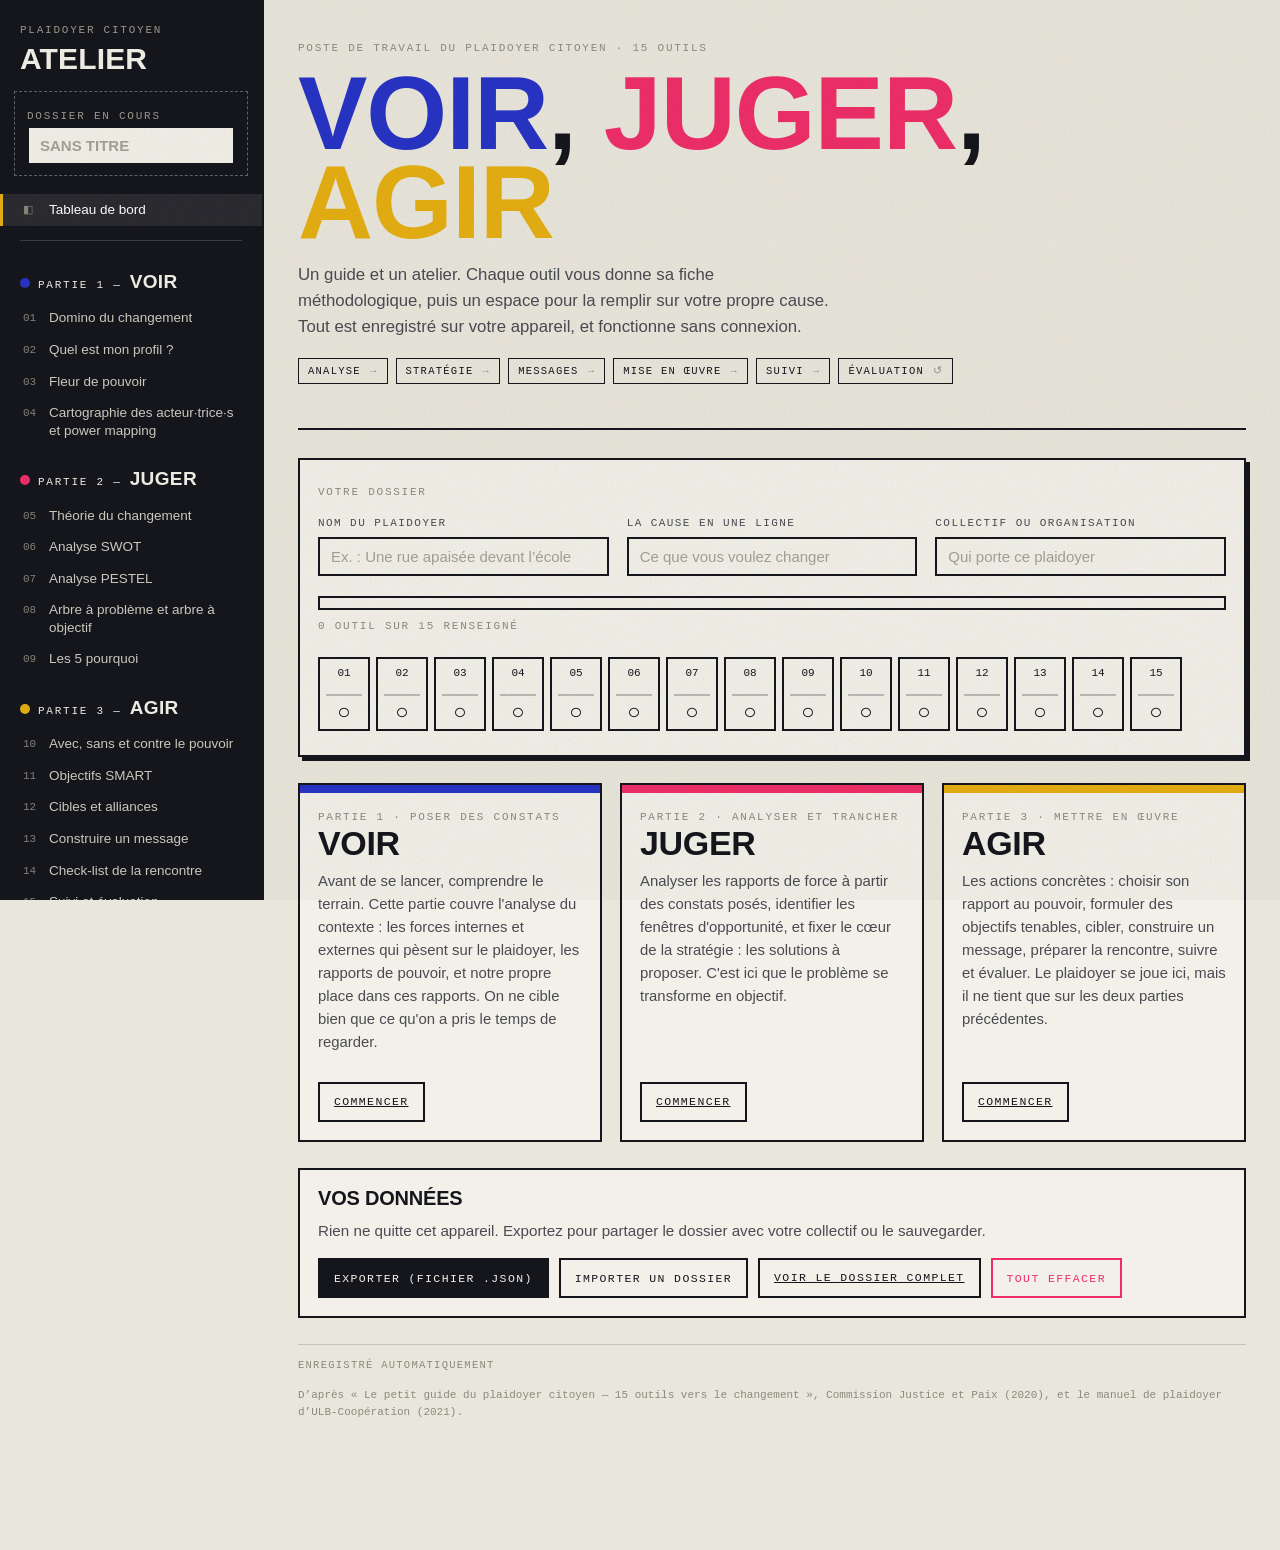
<file: index.html>
<!DOCTYPE html>
<html lang="fr">
<head>
<meta charset="utf-8">
<meta name="viewport" content="width=device-width,initial-scale=1,viewport-fit=cover">
<title>Atelier plaidoyer — 15 outils vers le changement</title>
<meta name="description" content="Poste de travail du plaidoyer citoyen : les 15 outils du guide, à lire et à remplir. Fonctionne hors-ligne.">
<meta name="theme-color" content="#15161C">
<meta name="apple-mobile-web-app-capable" content="yes">
<meta name="apple-mobile-web-app-status-bar-style" content="black">
<meta name="apple-mobile-web-app-title" content="Plaidoyer">
<link rel="manifest" href="./manifest.webmanifest">
<link rel="icon" href="./icons/icone.svg" type="image/svg+xml">
<link rel="apple-touch-icon" href="./icons/icone-192.png">
<link rel="stylesheet" href="./styles.css">
</head>
<body>

<header class="topbar">
  <button class="btn" data-action="menu" aria-label="Ouvrir le menu">☰ Outils</button>
  <a href="#/" class="display" style="text-decoration:none">Atelier plaidoyer</a>
</header>

<div class="drawer-fond" data-action="fermer-menu"></div>

<div class="app">
  <nav class="rail" aria-label="Navigation des outils"></nav>
  <main class="main" id="principal"></main>
</div>

<button class="btn plein" id="btn-installer" data-action="installer" hidden
  style="position:fixed;right:18px;bottom:18px;z-index:450;box-shadow:var(--shadow)">Installer l’application</button>

<script src="./data.js"></script>
<script src="./app.js"></script>
</body>
</html>
</file>
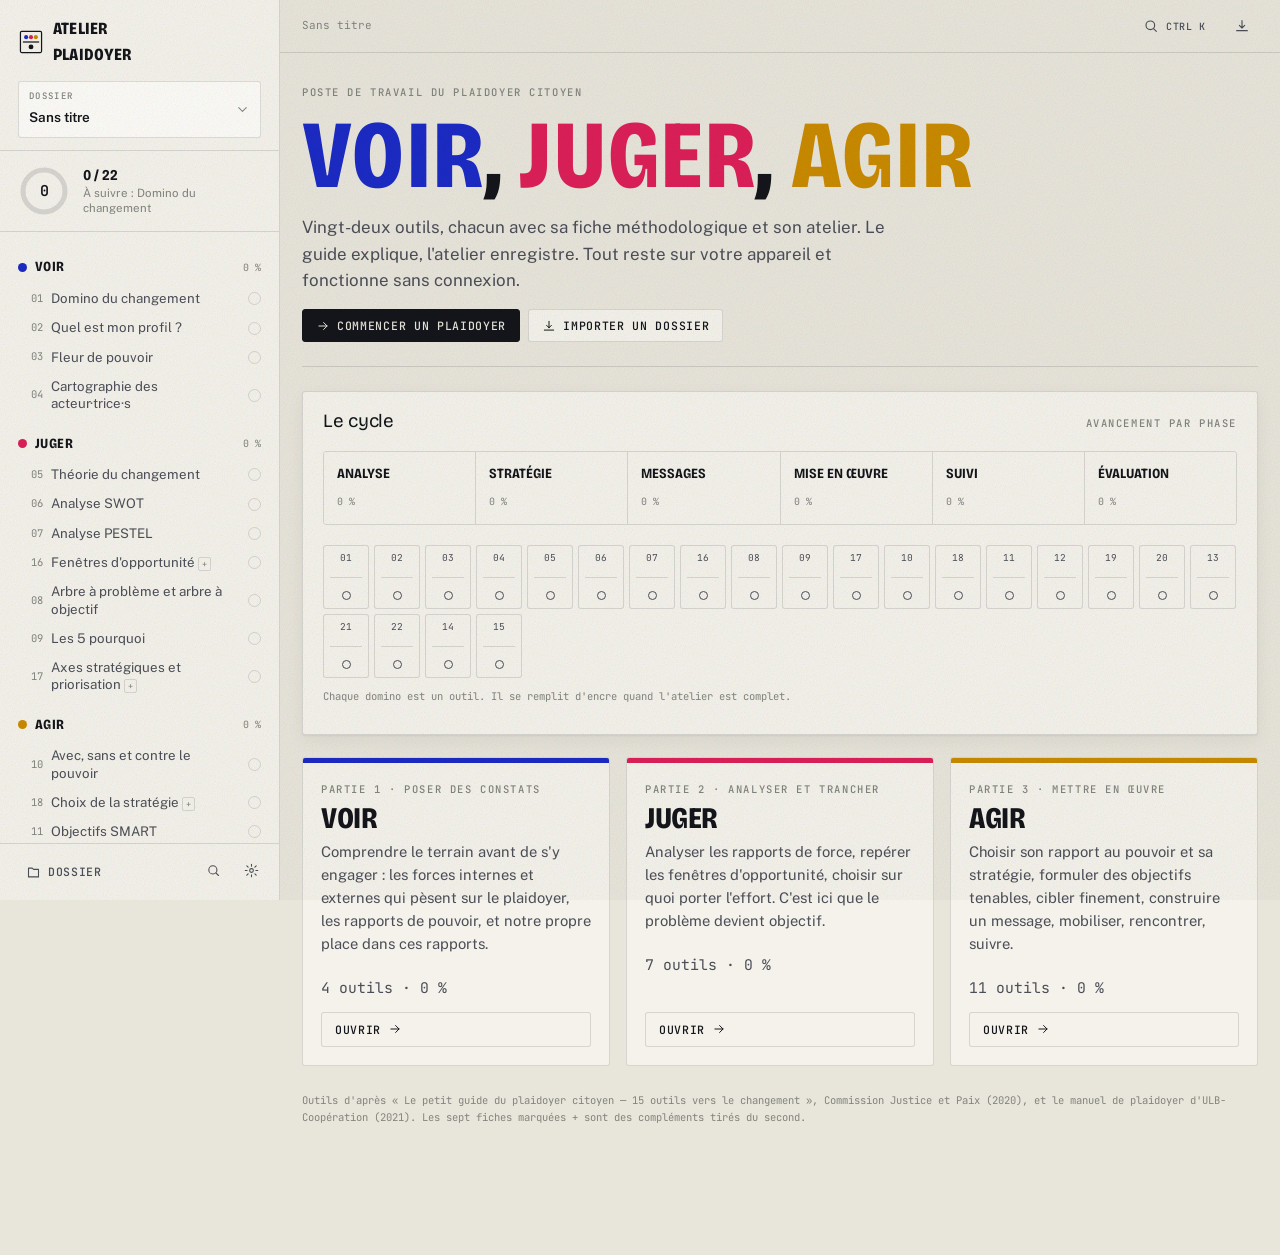
<file: 1/index.html>
<!DOCTYPE html>
<html lang="fr" data-theme="clair">
<head>
<meta charset="utf-8">
<meta name="viewport" content="width=device-width,initial-scale=1,viewport-fit=cover">
<title>Atelier plaidoyer — 22 outils vers le changement</title>
<meta name="description" content="Poste de travail du plaidoyer citoyen : les outils du guide, à lire et à remplir. Hors-ligne, sans compte, sans serveur.">
<meta name="theme-color" content="#E8E5DB">
<meta name="apple-mobile-web-app-capable" content="yes">
<meta name="apple-mobile-web-app-title" content="Plaidoyer">
<meta name="color-scheme" content="light dark">
<link rel="manifest" href="./manifest.webmanifest">
<link rel="icon" href="./icons/icone.svg" type="image/svg+xml">
<link rel="apple-touch-icon" href="./icons/icone-192.png">
<link rel="preload" href="./assets/fonts/bricolage-var.woff2" as="font" type="font/woff2" crossorigin>
<link rel="preload" href="./assets/fonts/publicsans-var.woff2" as="font" type="font/woff2" crossorigin>
<link rel="stylesheet" href="./css/app.css">
</head>
<body>

<a class="saut" href="#principal">Aller au contenu</a>

<div class="coque">
  <aside class="flanc" aria-label="Navigation"></aside>

  <div class="colonne">
    <header class="entete">
      <nav class="fil-ariane" aria-label="Fil d’Ariane"></nav>
      <div class="droite">
        <span class="etat-sauve" role="status" aria-live="polite"></span>
        <button class="bouton discret" data-agir="palette" aria-label="Rechercher (Ctrl+K)" title="Rechercher — Ctrl+K">
          <svg viewBox="0 0 24 24" width="16" height="16" fill="none" stroke="currentColor" stroke-width="1.7"
            stroke-linecap="round"><circle cx="11" cy="11" r="6.5"/><path d="m20 20-4.2-4.2"/></svg>
          <kbd style="border:0;background:none;padding:0">Ctrl K</kbd>
        </button>
        <button class="bouton discret icone" id="btn-installer" data-agir="installer" hidden
          title="Installer l’application" aria-label="Installer l’application">
          <svg viewBox="0 0 24 24" width="16" height="16" fill="none" stroke="currentColor" stroke-width="1.7"
            stroke-linecap="round" stroke-linejoin="round"><path d="M12 4v11m0 0-4-4m4 4 4-4M4 19h16"/></svg>
        </button>
      </div>
    </header>

    <main class="main" id="principal" tabindex="-1"></main>
  </div>
</div>

<nav class="barre-mobile" aria-label="Navigation principale"></nav>

<dialog class="palette" id="palette" aria-label="Recherche">
  <input type="search" id="palette-champ" placeholder="Chercher un outil, une note, une action…"
    autocomplete="off" spellcheck="false" aria-label="Rechercher">
  <div class="palette-resultats" id="palette-resultats" role="listbox"></div>
  <div class="palette-pied">
    <span><kbd>↑</kbd> <kbd>↓</kbd> naviguer</span>
    <span><kbd>Entrée</kbd> ouvrir</span>
    <span><kbd>Échap</kbd> fermer</span>
  </div>
</dialog>

<script type="module" src="./js/app.js"></script>
</body>
</html>
</file>
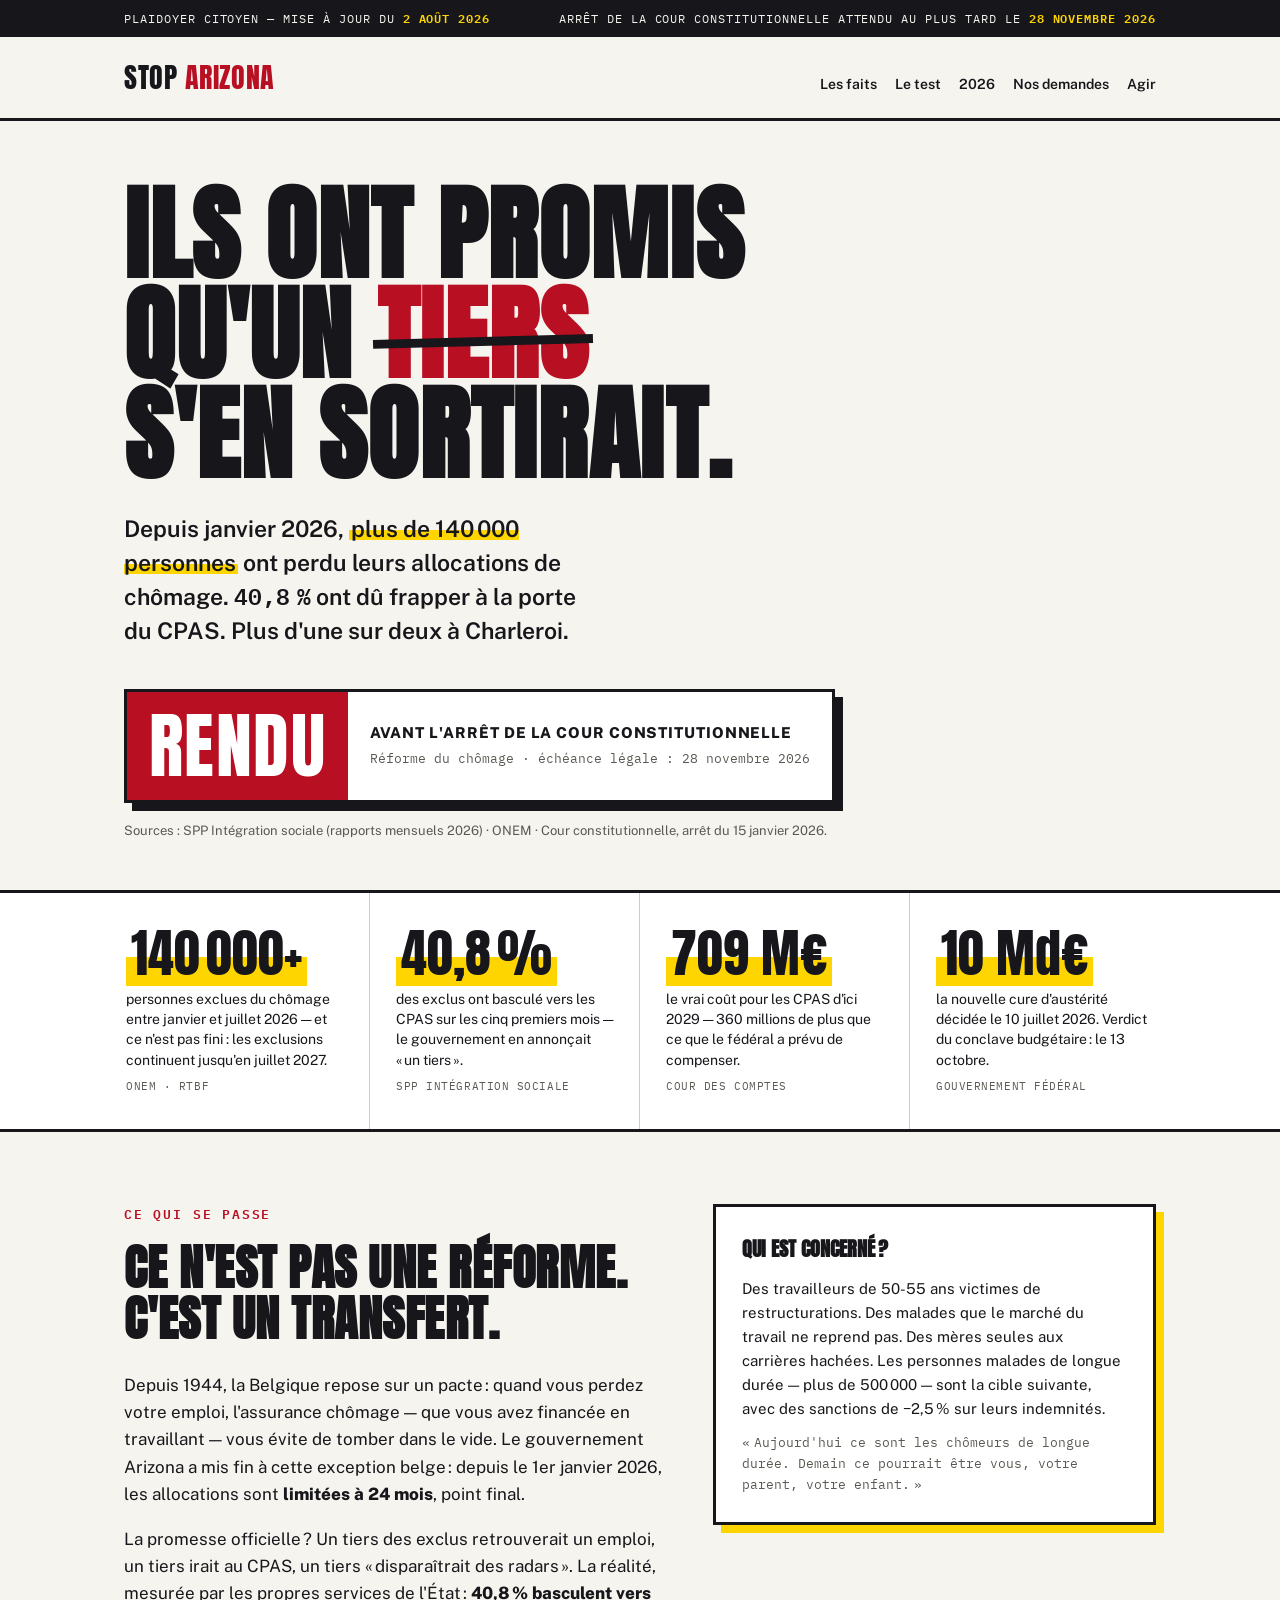
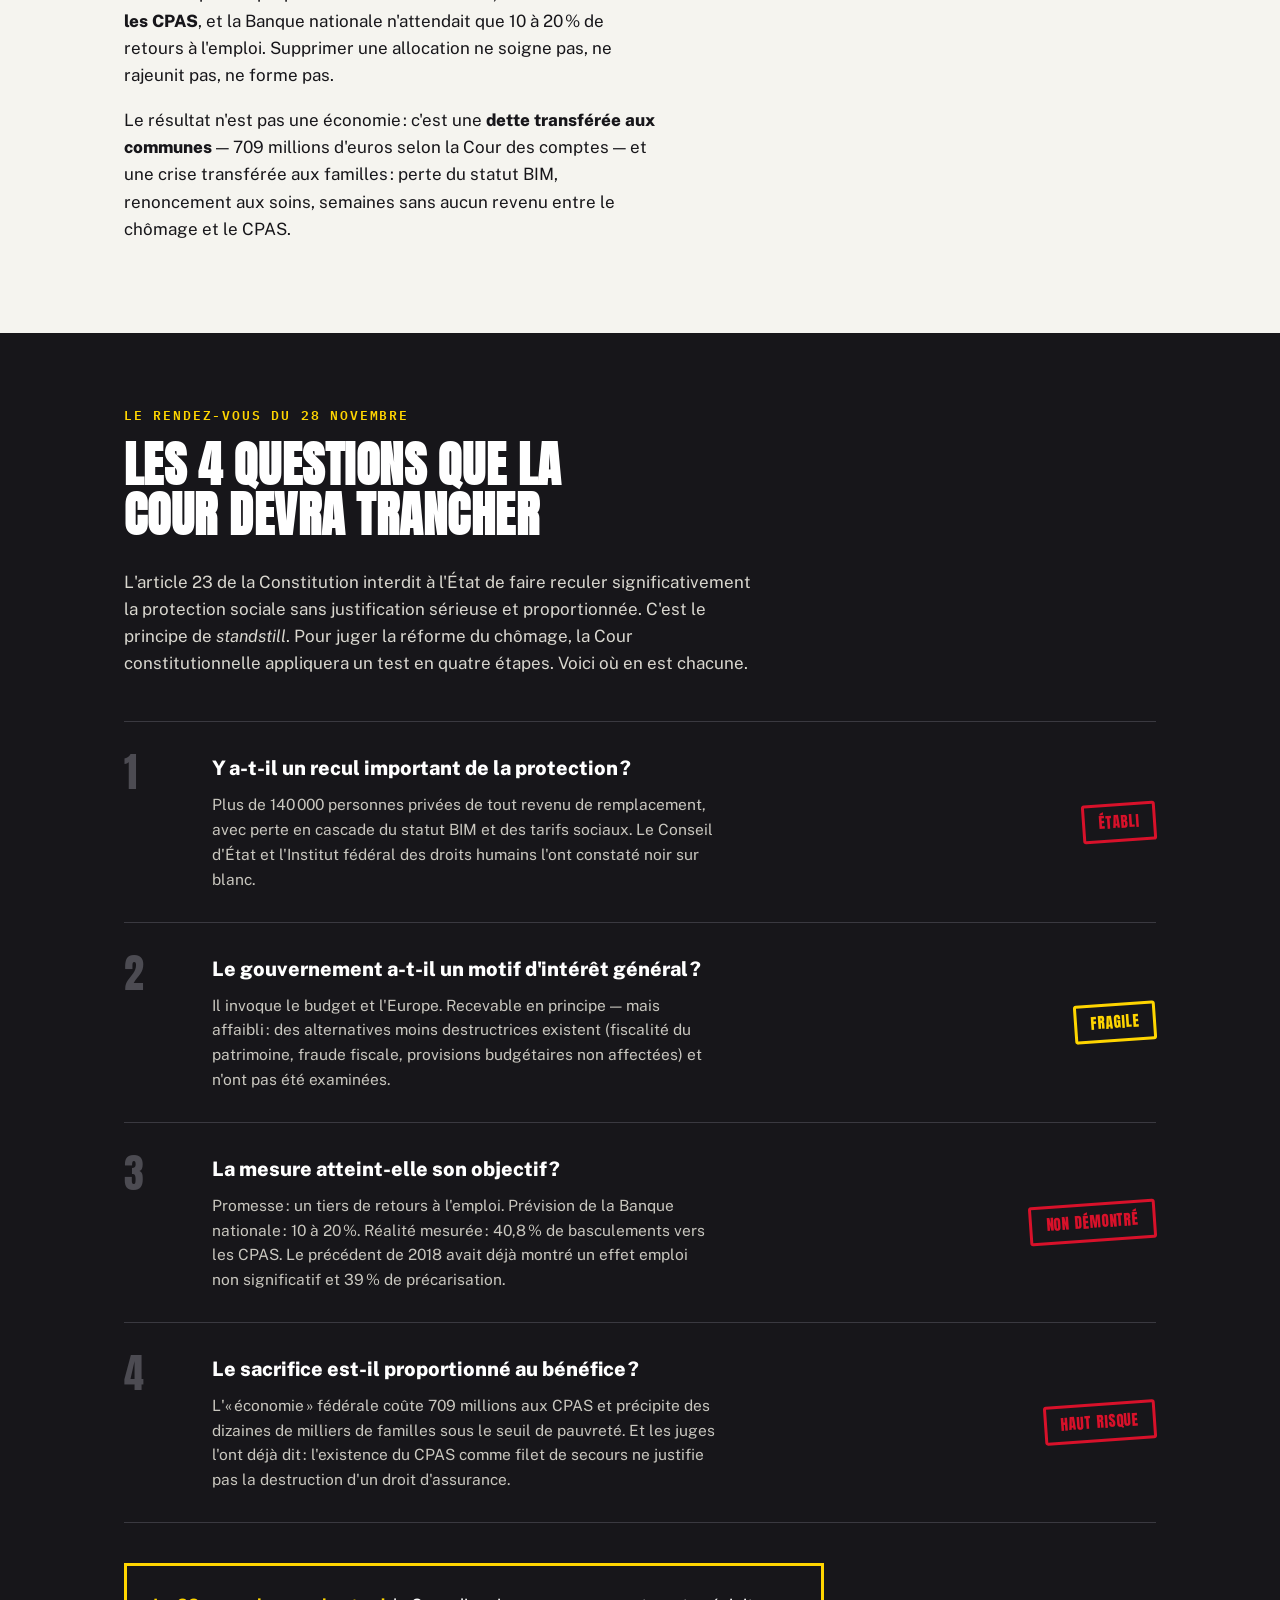
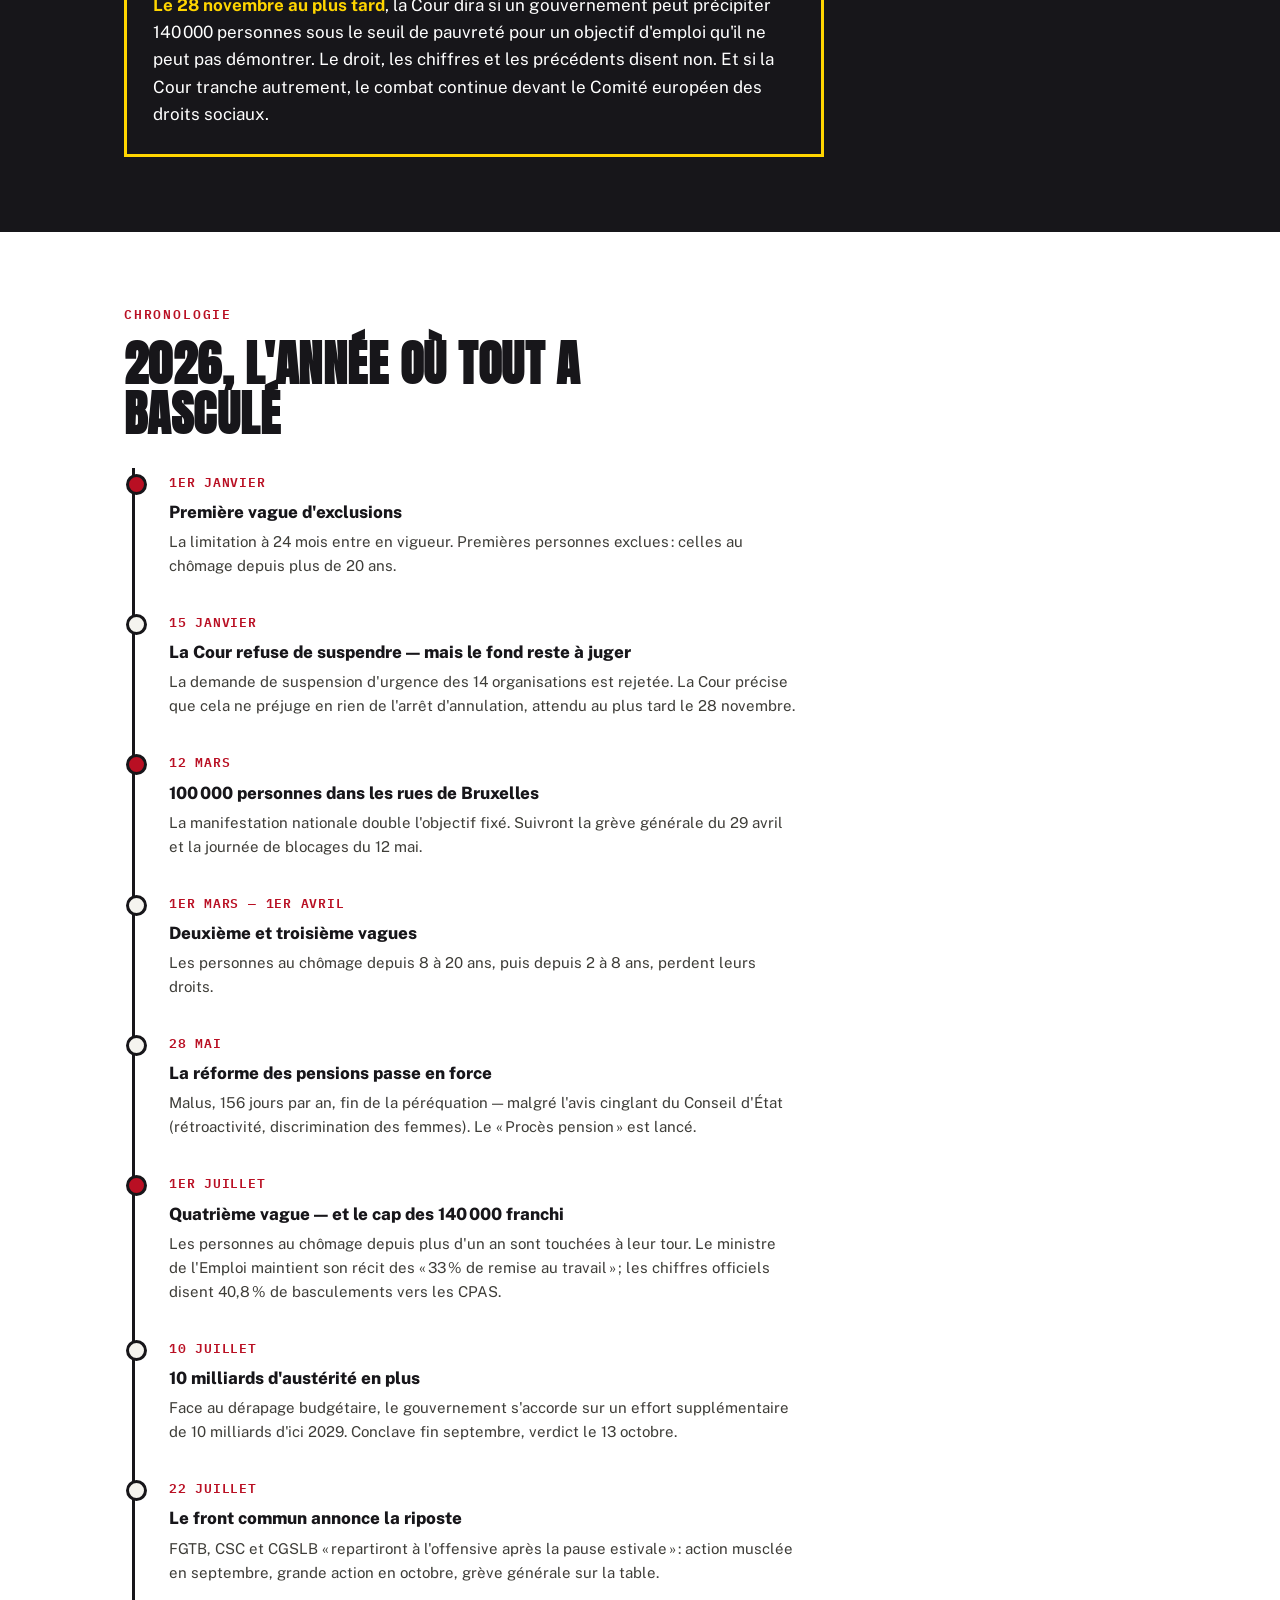
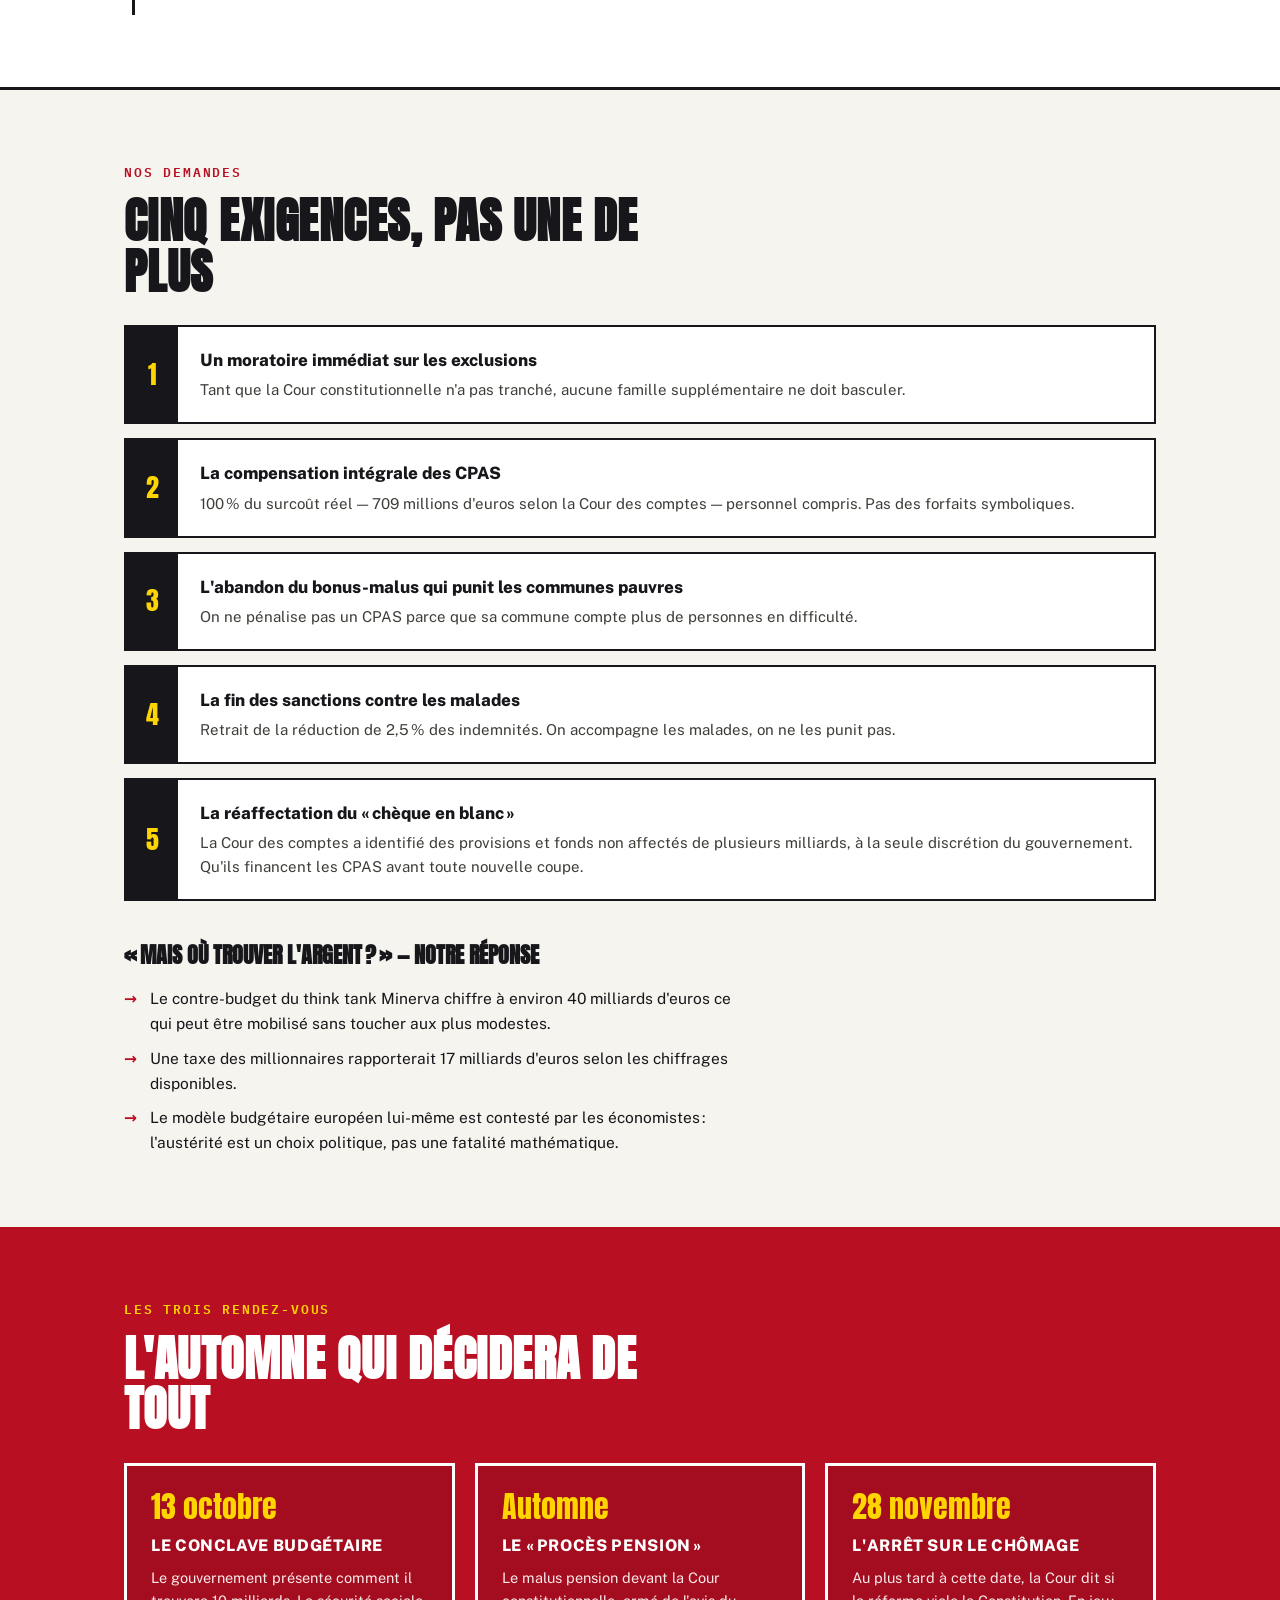
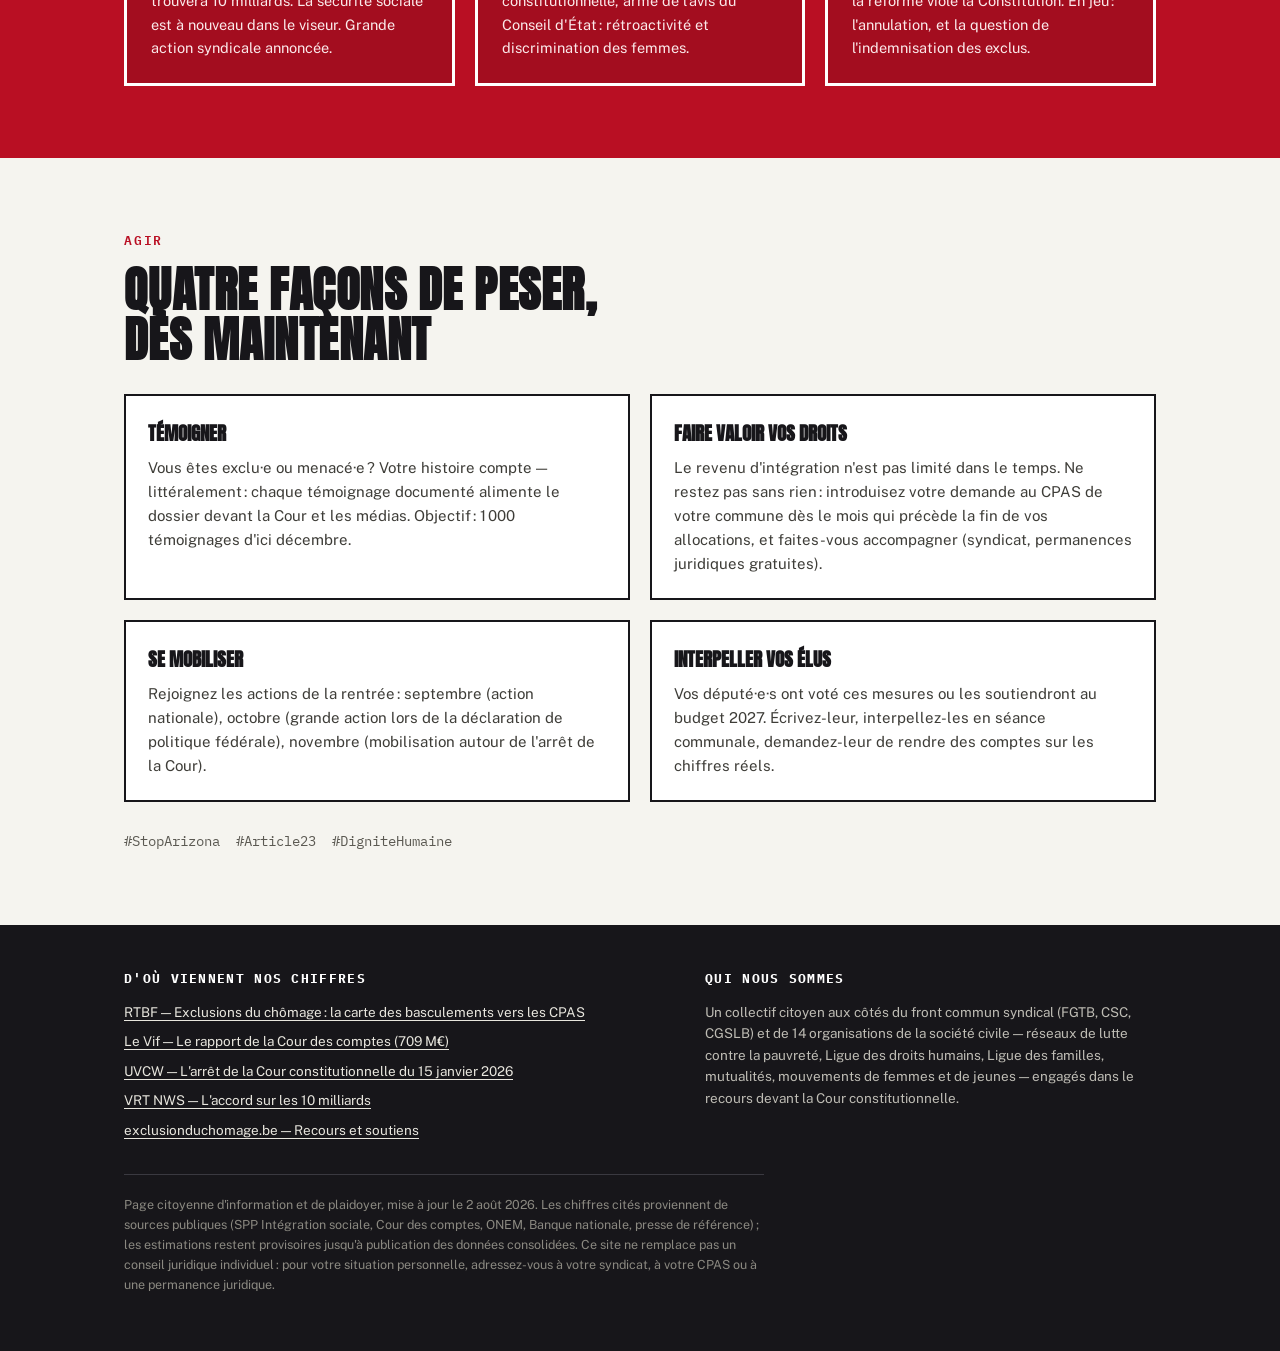
<file: 0/1/index.html>
<!DOCTYPE html>
<html lang="fr">
<head>
<meta charset="UTF-8">
<meta name="viewport" content="width=device-width, initial-scale=1.0">
<title>STOP Arizona — Défense du modèle social belge</title>
<meta name="description" content="140.000 personnes exclues du chômage depuis janvier 2026. Le 28 novembre, la Cour constitutionnelle tranche. Comprendre, vérifier, agir.">
<link rel="preconnect" href="https://fonts.googleapis.com">
<link rel="preconnect" href="https://fonts.gstatic.com" crossorigin>
<link href="https://fonts.googleapis.com/css2?family=Anton&family=Public+Sans:ital,wght@0,400;0,600;0,800;1,400&family=IBM+Plex+Mono:wght@400;600&display=swap" rel="stylesheet">
<style>
:root{
  --papier:#F5F4EF;
  --encre:#17161A;
  --rouge:#B90F23;
  --rouge-vif:#D8112A;
  --jaune:#FFD500;
  --regle:#CFCCC2;
  --gris:#5B5952;
  --max:1080px;
}
*{margin:0;padding:0;box-sizing:border-box}
html{scroll-behavior:smooth}
@media (prefers-reduced-motion:reduce){
  html{scroll-behavior:auto}
  *,*::before,*::after{animation:none!important;transition:none!important}
}
body{
  background:var(--papier);
  color:var(--encre);
  font-family:'Public Sans',system-ui,sans-serif;
  font-size:17px;
  line-height:1.6;
  -webkit-font-smoothing:antialiased;
}
::selection{background:var(--jaune);color:var(--encre)}
a{color:var(--rouge);text-decoration-thickness:1px;text-underline-offset:3px}
a:hover{color:var(--rouge-vif)}
a:focus-visible,button:focus-visible{outline:3px solid var(--rouge);outline-offset:3px}
.wrap{max-width:var(--max);margin:0 auto;padding:0 24px}
.mono{font-family:'IBM Plex Mono',monospace}
.hl{background:linear-gradient(transparent 55%, var(--jaune) 55%, var(--jaune) 92%, transparent 92%);padding:0 .1em}

/* ---------- Bandeau ---------- */
.bandeau{
  background:var(--encre);color:var(--papier);
  font-family:'IBM Plex Mono',monospace;font-size:12px;letter-spacing:.08em;
  padding:9px 0;text-transform:uppercase;
}
.bandeau .wrap{display:flex;justify-content:space-between;gap:16px;flex-wrap:wrap}
.bandeau span b{color:var(--jaune);font-weight:600}

/* ---------- Header ---------- */
header.site{
  border-bottom:3px solid var(--encre);
  padding:18px 0;
}
header.site .wrap{display:flex;align-items:baseline;justify-content:space-between;gap:12px;flex-wrap:wrap}
.logo{font-family:'Anton',sans-serif;font-size:clamp(22px,3vw,28px);letter-spacing:.02em;text-transform:uppercase}
.logo em{font-style:normal;color:var(--rouge)}
nav.top{display:flex;gap:18px;flex-wrap:wrap;font-size:14px;font-weight:600}
nav.top a{color:var(--encre);text-decoration:none;border-bottom:2px solid transparent}
nav.top a:hover{border-bottom-color:var(--rouge)}

/* ---------- Hero ---------- */
.hero{padding:64px 0 48px;border-bottom:3px solid var(--encre);position:relative;overflow:hidden}
.hero h1{
  font-family:'Anton',sans-serif;text-transform:uppercase;
  font-size:clamp(44px,8.5vw,104px);
  line-height:.96;letter-spacing:.01em;max-width:15ch;
}
.hero h1 .barre{color:var(--rouge);position:relative;display:inline-block}
.hero h1 .barre::after{
  content:"";position:absolute;left:-2%;top:52%;width:104%;height:.09em;
  background:var(--encre);transform:rotate(-1.5deg);
}
.hero .sous{
  margin-top:28px;font-size:clamp(18px,2.4vw,23px);max-width:34ch;font-weight:600;line-height:1.45;
}
.hero .sous .mono{font-weight:600}
.compteur{
  margin-top:42px;display:inline-flex;align-items:stretch;
  border:3px solid var(--encre);background:#fff;
  box-shadow:8px 8px 0 var(--encre);
}
.compteur .j{
  background:var(--rouge);color:#fff;font-family:'Anton',sans-serif;
  font-size:clamp(42px,7vw,72px);line-height:1;padding:18px 22px;
  display:flex;align-items:center;letter-spacing:.02em;
}
.compteur .txt{padding:14px 22px;display:flex;flex-direction:column;justify-content:center;gap:4px}
.compteur .txt strong{font-size:15px;text-transform:uppercase;letter-spacing:.06em;font-weight:800}
.compteur .txt span{font-family:'IBM Plex Mono',monospace;font-size:13px;color:var(--gris)}
.hero .note-source{margin-top:18px;font-size:13px;color:var(--gris)}

/* ---------- Chiffres ---------- */
.chiffres{border-bottom:3px solid var(--encre);background:#fff}
.chiffres .grille{
  display:grid;grid-template-columns:repeat(4,1fr);
}
.chiffre{
  padding:34px 26px;border-right:1px solid var(--regle);
}
.chiffre:last-child{border-right:none}
.chiffre .val{font-family:'Anton',sans-serif;font-size:clamp(34px,4.5vw,52px);line-height:1}
.chiffre .lab{margin-top:10px;font-size:14px;line-height:1.45}
.chiffre .src{margin-top:8px;font-family:'IBM Plex Mono',monospace;font-size:11px;color:var(--gris);text-transform:uppercase;letter-spacing:.05em}
@media(max-width:860px){.chiffres .grille{grid-template-columns:1fr 1fr}.chiffre{border-bottom:1px solid var(--regle)}.chiffre:nth-child(even){border-right:none}}
@media(max-width:480px){.chiffres .grille{grid-template-columns:1fr}.chiffre{border-right:none}}

/* ---------- Sections ---------- */
section{padding:72px 0}
.eyebrow{
  font-family:'IBM Plex Mono',monospace;font-size:13px;text-transform:uppercase;
  letter-spacing:.14em;color:var(--rouge);font-weight:600;margin-bottom:14px;
}
h2{
  font-family:'Anton',sans-serif;text-transform:uppercase;
  font-size:clamp(30px,4.5vw,48px);line-height:1.05;letter-spacing:.01em;
  max-width:22ch;margin-bottom:28px;
}
.deuxcol{display:grid;grid-template-columns:1.1fr .9fr;gap:48px;align-items:start}
@media(max-width:820px){.deuxcol{grid-template-columns:1fr}}
.recit p{margin-bottom:18px;max-width:62ch}
.recit p strong{font-weight:800}
.encadre{
  border:3px solid var(--encre);background:#fff;padding:26px;
  box-shadow:8px 8px 0 var(--jaune);
}
.encadre h3{font-family:'Anton',sans-serif;text-transform:uppercase;font-size:20px;margin-bottom:12px}
.encadre p{font-size:15px;margin-bottom:12px}
.encadre p:last-child{margin-bottom:0}
.encadre .mono{font-size:13px;color:var(--gris)}

/* ---------- Test 4 questions ---------- */
#test{background:var(--encre);color:var(--papier)}
#test .eyebrow{color:var(--jaune)}
#test h2{color:#fff}
#test .intro{max-width:64ch;margin-bottom:44px;color:#D9D7CF}
.questions{display:grid;gap:0;border-top:1px solid #3A3940}
.question{
  display:grid;grid-template-columns:64px 1fr auto;gap:24px;align-items:start;
  padding:30px 0;border-bottom:1px solid #3A3940;
}
.question .num{
  font-family:'Anton',sans-serif;font-size:40px;line-height:1;color:#4C4B52;
}
.question h3{font-size:20px;font-weight:800;margin-bottom:8px;color:#fff}
.question p{font-size:15.5px;color:#C9C7BF;max-width:56ch}
.tampon{
  font-family:'Anton',sans-serif;text-transform:uppercase;letter-spacing:.06em;
  border:3px solid;padding:8px 14px;font-size:15px;line-height:1.1;
  transform:rotate(-4deg);align-self:center;white-space:nowrap;
  border-radius:3px;
}
.tampon.rouge{color:var(--rouge-vif);border-color:var(--rouge-vif)}
.tampon.jaune{color:var(--jaune);border-color:var(--jaune)}
.verdict-final{
  margin-top:40px;border:3px solid var(--jaune);padding:26px;
  font-size:17px;color:#fff;max-width:70ch;
}
.verdict-final b{color:var(--jaune)}
@media(max-width:680px){
  .question{grid-template-columns:1fr}
  .question .num{font-size:28px}
  .tampon{justify-self:start;transform:rotate(-3deg)}
}

/* ---------- Chronologie ---------- */
#chrono{background:#fff;border-top:3px solid var(--encre);border-bottom:3px solid var(--encre)}
.timeline{border-left:3px solid var(--encre);margin-left:8px;padding-left:0;list-style:none}
.timeline li{position:relative;padding:0 0 30px 34px;max-width:66ch}
.timeline li::before{
  content:"";position:absolute;left:-9px;top:6px;width:15px;height:15px;
  background:var(--papier);border:3px solid var(--encre);border-radius:50%;
}
.timeline li.fort::before{background:var(--rouge)}
.timeline .date{font-family:'IBM Plex Mono',monospace;font-size:13px;font-weight:600;text-transform:uppercase;letter-spacing:.06em;color:var(--rouge)}
.timeline h3{font-size:17px;font-weight:800;margin:4px 0 4px}
.timeline p{font-size:15px;color:#3E3D38}

/* ---------- Revendications ---------- */
.revs{display:grid;gap:14px;counter-reset:rev}
.rev{
  background:#fff;border:2px solid var(--encre);padding:20px 22px 20px 74px;position:relative;
}
.rev::before{
  counter-increment:rev;content:counter(rev);
  position:absolute;left:0;top:0;bottom:0;width:52px;
  background:var(--encre);color:var(--jaune);
  font-family:'Anton',sans-serif;font-size:26px;
  display:flex;align-items:center;justify-content:center;
}
.rev h3{font-size:17px;font-weight:800;margin-bottom:4px}
.rev p{font-size:15px;color:#3E3D38}
.argent{margin-top:36px}
.argent h3{font-family:'Anton',sans-serif;text-transform:uppercase;font-size:22px;margin-bottom:14px}
.argent ul{list-style:none;display:grid;gap:10px}
.argent li{padding-left:26px;position:relative;font-size:15.5px;max-width:70ch}
.argent li::before{content:"→";position:absolute;left:0;color:var(--rouge);font-weight:800}

/* ---------- Échéances ---------- */
#automne{background:var(--rouge);color:#fff}
#automne .eyebrow{color:var(--jaune)}
#automne h2{color:#fff}
.echeances{display:grid;grid-template-columns:repeat(3,1fr);gap:20px}
@media(max-width:820px){.echeances{grid-template-columns:1fr}}
.echeance{border:3px solid #fff;padding:24px;background:rgba(0,0,0,.12)}
.echeance .date{font-family:'Anton',sans-serif;font-size:30px;line-height:1.1;color:var(--jaune)}
.echeance h3{font-size:16px;font-weight:800;text-transform:uppercase;letter-spacing:.04em;margin:10px 0 8px}
.echeance p{font-size:14.5px;color:#FBE9EA}

/* ---------- Agir ---------- */
.agir-grille{display:grid;grid-template-columns:repeat(2,1fr);gap:20px;margin-top:8px}
@media(max-width:680px){.agir-grille{grid-template-columns:1fr}}
.agir-c{border:2px solid var(--encre);background:#fff;padding:22px}
.agir-c h3{font-family:'Anton',sans-serif;text-transform:uppercase;font-size:19px;margin-bottom:8px}
.agir-c p{font-size:15px;color:#3E3D38}
.hashtags{margin-top:28px;font-family:'IBM Plex Mono',monospace;font-size:14px;color:var(--gris)}

/* ---------- Footer ---------- */
footer{background:var(--encre);color:#BEBCB4;padding:44px 0 56px;font-size:13.5px}
footer h4{color:#fff;font-size:13px;text-transform:uppercase;letter-spacing:.1em;margin-bottom:12px;font-family:'IBM Plex Mono',monospace}
footer .cols{display:grid;grid-template-columns:1.2fr 1fr;gap:40px}
@media(max-width:680px){footer .cols{grid-template-columns:1fr}}
footer a{color:#E8E6DE}
footer ul{list-style:none;display:grid;gap:8px}
footer .disclaimer{margin-top:32px;padding-top:20px;border-top:1px solid #3A3940;font-size:12.5px;color:#8B8981;max-width:80ch}

/* ---------- Reveal ---------- */
.reveal{opacity:0;transform:translateY(14px);transition:opacity .6s ease,transform .6s ease}
.reveal.vu{opacity:1;transform:none}
</style>
</head>
<body>

<div class="bandeau">
  <div class="wrap">
    <span>Plaidoyer citoyen — mise à jour du <b>2 août 2026</b></span>
    <span>Arrêt de la Cour constitutionnelle attendu au plus tard le <b>28 novembre 2026</b></span>
  </div>
</div>

<header class="site">
  <div class="wrap">
    <div class="logo">Stop <em>Arizona</em></div>
    <nav class="top" aria-label="Navigation principale">
      <a href="#faits">Les faits</a>
      <a href="#test">Le test</a>
      <a href="#chrono">2026</a>
      <a href="#demandes">Nos demandes</a>
      <a href="#agir">Agir</a>
    </nav>
  </div>
</header>

<section class="hero" id="haut">
  <div class="wrap">
    <h1>Ils ont promis<br>qu'un <span class="barre">tiers</span><br>s'en sortirait.</h1>
    <p class="sous">Depuis janvier 2026, <span class="hl">plus de 140&#8239;000 personnes</span> ont perdu leurs allocations de chômage. <span class="mono">40,8&#8239;%</span> ont dû frapper à la porte du CPAS. Plus d'une sur deux à Charleroi.</p>

    <div class="compteur" role="timer" aria-label="Compte à rebours avant l'arrêt de la Cour constitutionnelle">
      <div class="j mono" id="jours">J−…</div>
      <div class="txt">
        <strong>Avant l'arrêt de la Cour constitutionnelle</strong>
        <span>Réforme du chômage · échéance légale : 28 novembre 2026</span>
      </div>
    </div>
    <p class="note-source">Sources : SPP Intégration sociale (rapports mensuels 2026) · ONEM · Cour constitutionnelle, arrêt du 15 janvier 2026.</p>
  </div>
</section>

<div class="chiffres" id="faits">
  <div class="wrap" style="padding:0">
    <div class="grille">
      <div class="chiffre reveal">
        <div class="val"><span class="hl">140&#8239;000+</span></div>
        <div class="lab">personnes exclues du chômage entre janvier et juillet 2026 — et ce n'est pas fini : les exclusions continuent jusqu'en juillet 2027.</div>
        <div class="src">ONEM · RTBF</div>
      </div>
      <div class="chiffre reveal">
        <div class="val"><span class="hl">40,8&#8239;%</span></div>
        <div class="lab">des exclus ont basculé vers les CPAS sur les cinq premiers mois — le gouvernement en annonçait «&#8239;un tiers&#8239;».</div>
        <div class="src">SPP Intégration sociale</div>
      </div>
      <div class="chiffre reveal">
        <div class="val"><span class="hl">709 M€</span></div>
        <div class="lab">le vrai coût pour les CPAS d'ici 2029 — 360 millions de plus que ce que le fédéral a prévu de compenser.</div>
        <div class="src">Cour des comptes</div>
      </div>
      <div class="chiffre reveal">
        <div class="val"><span class="hl">10 Md€</span></div>
        <div class="lab">la nouvelle cure d'austérité décidée le 10 juillet 2026. Verdict du conclave budgétaire&#8239;: le 13 octobre.</div>
        <div class="src">Gouvernement fédéral</div>
      </div>
    </div>
  </div>
</div>

<section id="recit">
  <div class="wrap deuxcol">
    <div class="recit reveal">
      <p class="eyebrow">Ce qui se passe</p>
      <h2>Ce n'est pas une réforme. C'est un transfert.</h2>
      <p>Depuis 1944, la Belgique repose sur un pacte&#8239;: quand vous perdez votre emploi, l'assurance chômage — que vous avez financée en travaillant — vous évite de tomber dans le vide. Le gouvernement Arizona a mis fin à cette exception belge&#8239;: depuis le 1er janvier 2026, les allocations sont <strong>limitées à 24 mois</strong>, point final.</p>
      <p>La promesse officielle&#8239;? Un tiers des exclus retrouverait un emploi, un tiers irait au CPAS, un tiers «&#8239;disparaîtrait des radars&#8239;». La réalité, mesurée par les propres services de l'État&#8239;: <strong>40,8&#8239;% basculent vers les CPAS</strong>, et la Banque nationale n'attendait que 10 à 20&#8239;% de retours à l'emploi. Supprimer une allocation ne soigne pas, ne rajeunit pas, ne forme pas.</p>
      <p>Le résultat n'est pas une économie&#8239;: c'est une <strong>dette transférée aux communes</strong> — 709 millions d'euros selon la Cour des comptes — et une crise transférée aux familles&#8239;: perte du statut BIM, renoncement aux soins, semaines sans aucun revenu entre le chômage et le CPAS.</p>
    </div>
    <aside class="encadre reveal">
      <h3>Qui est concerné&#8239;?</h3>
      <p>Des travailleurs de 50-55 ans victimes de restructurations. Des malades que le marché du travail ne reprend pas. Des mères seules aux carrières hachées. Les personnes malades de longue durée — plus de 500&#8239;000 — sont la cible suivante, avec des sanctions de −2,5&#8239;% sur leurs indemnités.</p>
      <p class="mono">«&#8239;Aujourd'hui ce sont les chômeurs de longue durée. Demain ce pourrait être vous, votre parent, votre enfant.&#8239;»</p>
    </aside>
  </div>
</section>

<section id="test">
  <div class="wrap">
    <p class="eyebrow">Le rendez-vous du 28 novembre</p>
    <h2>Les 4 questions que la Cour devra trancher</h2>
    <p class="intro reveal">L'article 23 de la Constitution interdit à l'État de faire reculer significativement la protection sociale sans justification sérieuse et proportionnée. C'est le principe de <em>standstill</em>. Pour juger la réforme du chômage, la Cour constitutionnelle appliquera un test en quatre étapes. Voici où en est chacune.</p>
    <div class="questions">
      <div class="question reveal">
        <div class="num" aria-hidden="true">1</div>
        <div>
          <h3>Y a-t-il un recul important de la protection&#8239;?</h3>
          <p>Plus de 140&#8239;000 personnes privées de tout revenu de remplacement, avec perte en cascade du statut BIM et des tarifs sociaux. Le Conseil d'État et l'Institut fédéral des droits humains l'ont constaté noir sur blanc.</p>
        </div>
        <div class="tampon rouge">Établi</div>
      </div>
      <div class="question reveal">
        <div class="num" aria-hidden="true">2</div>
        <div>
          <h3>Le gouvernement a-t-il un motif d'intérêt général&#8239;?</h3>
          <p>Il invoque le budget et l'Europe. Recevable en principe — mais affaibli&#8239;: des alternatives moins destructrices existent (fiscalité du patrimoine, fraude fiscale, provisions budgétaires non affectées) et n'ont pas été examinées.</p>
        </div>
        <div class="tampon jaune">Fragile</div>
      </div>
      <div class="question reveal">
        <div class="num" aria-hidden="true">3</div>
        <div>
          <h3>La mesure atteint-elle son objectif&#8239;?</h3>
          <p>Promesse&#8239;: un tiers de retours à l'emploi. Prévision de la Banque nationale&#8239;: 10 à 20&#8239;%. Réalité mesurée&#8239;: 40,8&#8239;% de basculements vers les CPAS. Le précédent de 2018 avait déjà montré un effet emploi non significatif et 39&#8239;% de précarisation.</p>
        </div>
        <div class="tampon rouge">Non démontré</div>
      </div>
      <div class="question reveal">
        <div class="num" aria-hidden="true">4</div>
        <div>
          <h3>Le sacrifice est-il proportionné au bénéfice&#8239;?</h3>
          <p>L'«&#8239;économie&#8239;» fédérale coûte 709 millions aux CPAS et précipite des dizaines de milliers de familles sous le seuil de pauvreté. Et les juges l'ont déjà dit&#8239;: l'existence du CPAS comme filet de secours ne justifie pas la destruction d'un droit d'assurance.</p>
        </div>
        <div class="tampon rouge">Haut risque</div>
      </div>
    </div>
    <div class="verdict-final reveal">
      <b>Le 28 novembre au plus tard</b>, la Cour dira si un gouvernement peut précipiter 140&#8239;000 personnes sous le seuil de pauvreté pour un objectif d'emploi qu'il ne peut pas démontrer. Le droit, les chiffres et les précédents disent non. Et si la Cour tranche autrement, le combat continue devant le Comité européen des droits sociaux.
    </div>
  </div>
</section>

<section id="chrono">
  <div class="wrap">
    <p class="eyebrow">Chronologie</p>
    <h2>2026, l'année où tout a basculé</h2>
    <ul class="timeline">
      <li class="fort reveal">
        <span class="date">1er janvier</span>
        <h3>Première vague d'exclusions</h3>
        <p>La limitation à 24 mois entre en vigueur. Premières personnes exclues&#8239;: celles au chômage depuis plus de 20 ans.</p>
      </li>
      <li class="reveal">
        <span class="date">15 janvier</span>
        <h3>La Cour refuse de suspendre — mais le fond reste à juger</h3>
        <p>La demande de suspension d'urgence des 14 organisations est rejetée. La Cour précise que cela ne préjuge en rien de l'arrêt d'annulation, attendu au plus tard le 28 novembre.</p>
      </li>
      <li class="fort reveal">
        <span class="date">12 mars</span>
        <h3>100&#8239;000 personnes dans les rues de Bruxelles</h3>
        <p>La manifestation nationale double l'objectif fixé. Suivront la grève générale du 29 avril et la journée de blocages du 12 mai.</p>
      </li>
      <li class="reveal">
        <span class="date">1er mars — 1er avril</span>
        <h3>Deuxième et troisième vagues</h3>
        <p>Les personnes au chômage depuis 8 à 20 ans, puis depuis 2 à 8 ans, perdent leurs droits.</p>
      </li>
      <li class="reveal">
        <span class="date">28 mai</span>
        <h3>La réforme des pensions passe en force</h3>
        <p>Malus, 156 jours par an, fin de la péréquation — malgré l'avis cinglant du Conseil d'État (rétroactivité, discrimination des femmes). Le «&#8239;Procès pension&#8239;» est lancé.</p>
      </li>
      <li class="fort reveal">
        <span class="date">1er juillet</span>
        <h3>Quatrième vague — et le cap des 140&#8239;000 franchi</h3>
        <p>Les personnes au chômage depuis plus d'un an sont touchées à leur tour. Le ministre de l'Emploi maintient son récit des «&#8239;33&#8239;% de remise au travail&#8239;»&#8239;; les chiffres officiels disent 40,8&#8239;% de basculements vers les CPAS.</p>
      </li>
      <li class="reveal">
        <span class="date">10 juillet</span>
        <h3>10 milliards d'austérité en plus</h3>
        <p>Face au dérapage budgétaire, le gouvernement s'accorde sur un effort supplémentaire de 10 milliards d'ici 2029. Conclave fin septembre, verdict le 13 octobre.</p>
      </li>
      <li class="reveal">
        <span class="date">22 juillet</span>
        <h3>Le front commun annonce la riposte</h3>
        <p>FGTB, CSC et CGSLB «&#8239;repartiront à l'offensive après la pause estivale&#8239;»&#8239;: action musclée en septembre, grande action en octobre, grève générale sur la table.</p>
      </li>
    </ul>
  </div>
</section>

<section id="demandes">
  <div class="wrap">
    <p class="eyebrow">Nos demandes</p>
    <h2>Cinq exigences, pas une de plus</h2>
    <div class="revs">
      <div class="rev reveal">
        <h3>Un moratoire immédiat sur les exclusions</h3>
        <p>Tant que la Cour constitutionnelle n'a pas tranché, aucune famille supplémentaire ne doit basculer.</p>
      </div>
      <div class="rev reveal">
        <h3>La compensation intégrale des CPAS</h3>
        <p>100&#8239;% du surcoût réel — 709 millions d'euros selon la Cour des comptes — personnel compris. Pas des forfaits symboliques.</p>
      </div>
      <div class="rev reveal">
        <h3>L'abandon du bonus-malus qui punit les communes pauvres</h3>
        <p>On ne pénalise pas un CPAS parce que sa commune compte plus de personnes en difficulté.</p>
      </div>
      <div class="rev reveal">
        <h3>La fin des sanctions contre les malades</h3>
        <p>Retrait de la réduction de 2,5&#8239;% des indemnités. On accompagne les malades, on ne les punit pas.</p>
      </div>
      <div class="rev reveal">
        <h3>La réaffectation du «&#8239;chèque en blanc&#8239;»</h3>
        <p>La Cour des comptes a identifié des provisions et fonds non affectés de plusieurs milliards, à la seule discrétion du gouvernement. Qu'ils financent les CPAS avant toute nouvelle coupe.</p>
      </div>
    </div>
    <div class="argent reveal">
      <h3>«&#8239;Mais où trouver l'argent&#8239;?&#8239;» — Notre réponse</h3>
      <ul>
        <li>Le contre-budget du think tank Minerva chiffre à environ 40 milliards d'euros ce qui peut être mobilisé sans toucher aux plus modestes.</li>
        <li>Une taxe des millionnaires rapporterait 17 milliards d'euros selon les chiffrages disponibles.</li>
        <li>Le modèle budgétaire européen lui-même est contesté par les économistes&#8239;: l'austérité est un choix politique, pas une fatalité mathématique.</li>
      </ul>
    </div>
  </div>
</section>

<section id="automne">
  <div class="wrap">
    <p class="eyebrow">Les trois rendez-vous</p>
    <h2>L'automne qui décidera de tout</h2>
    <div class="echeances">
      <div class="echeance reveal">
        <div class="date">13 octobre</div>
        <h3>Le conclave budgétaire</h3>
        <p>Le gouvernement présente comment il trouvera 10 milliards. La sécurité sociale est à nouveau dans le viseur. Grande action syndicale annoncée.</p>
      </div>
      <div class="echeance reveal">
        <div class="date">Automne</div>
        <h3>Le «&#8239;Procès pension&#8239;»</h3>
        <p>Le malus pension devant la Cour constitutionnelle, armé de l'avis du Conseil d'État&#8239;: rétroactivité et discrimination des femmes.</p>
      </div>
      <div class="echeance reveal">
        <div class="date">28 novembre</div>
        <h3>L'arrêt sur le chômage</h3>
        <p>Au plus tard à cette date, la Cour dit si la réforme viole la Constitution. En jeu&#8239;: l'annulation, et la question de l'indemnisation des exclus.</p>
      </div>
    </div>
  </div>
</section>

<section id="agir">
  <div class="wrap">
    <p class="eyebrow">Agir</p>
    <h2>Quatre façons de peser, dès maintenant</h2>
    <div class="agir-grille">
      <div class="agir-c reveal">
        <h3>Témoigner</h3>
        <p>Vous êtes exclu·e ou menacé·e&#8239;? Votre histoire compte — littéralement&#8239;: chaque témoignage documenté alimente le dossier devant la Cour et les médias. Objectif&#8239;: 1&#8239;000 témoignages d'ici décembre.</p>
      </div>
      <div class="agir-c reveal">
        <h3>Faire valoir vos droits</h3>
        <p>Le revenu d'intégration n'est pas limité dans le temps. Ne restez pas sans rien&#8239;: introduisez votre demande au CPAS de votre commune dès le mois qui précède la fin de vos allocations, et faites-vous accompagner (syndicat, permanences juridiques gratuites).</p>
      </div>
      <div class="agir-c reveal">
        <h3>Se mobiliser</h3>
        <p>Rejoignez les actions de la rentrée&#8239;: septembre (action nationale), octobre (grande action lors de la déclaration de politique fédérale), novembre (mobilisation autour de l'arrêt de la Cour).</p>
      </div>
      <div class="agir-c reveal">
        <h3>Interpeller vos élus</h3>
        <p>Vos député·e·s ont voté ces mesures ou les soutiendront au budget 2027. Écrivez-leur, interpellez-les en séance communale, demandez-leur de rendre des comptes sur les chiffres réels.</p>
      </div>
    </div>
    <p class="hashtags">#StopArizona&nbsp;&nbsp;#Article23&nbsp;&nbsp;#DigniteHumaine</p>
  </div>
</section>

<footer>
  <div class="wrap">
    <div class="cols">
      <div>
        <h4>D'où viennent nos chiffres</h4>
        <ul>
          <li><a href="https://www.rtbf.be/article/exclusions-du-chomage-combien-de-personnes-se-tournent-vers-le-cpas-pres-de-chez-vous-decouvrez-le-sur-notre-carte-11755346" target="_blank" rel="noopener">RTBF — Exclusions du chômage&#8239;: la carte des basculements vers les CPAS</a></li>
          <li><a href="https://www.levif.be/belgique/politique/reforme-du-chomage-la-facture-pour-les-cpas-plus-lourde-que-prevu-selon-la-cour-des-comptes/" target="_blank" rel="noopener">Le Vif — Le rapport de la Cour des comptes (709 M€)</a></li>
          <li><a href="https://www.uvcw.be/insertion/actus/art-9926" target="_blank" rel="noopener">UVCW — L'arrêt de la Cour constitutionnelle du 15 janvier 2026</a></li>
          <li><a href="https://www.vrt.be/vrtnws/fr/2026/07/10/budget-federal-le-gouvernement-s-accorde-sur-un-effort-de-10-m/" target="_blank" rel="noopener">VRT NWS — L'accord sur les 10 milliards</a></li>
          <li><a href="https://www.exclusionduchomage.be/recours" target="_blank" rel="noopener">exclusionduchomage.be — Recours et soutiens</a></li>
        </ul>
      </div>
      <div>
        <h4>Qui nous sommes</h4>
        <p>Un collectif citoyen aux côtés du front commun syndical (FGTB, CSC, CGSLB) et de 14 organisations de la société civile — réseaux de lutte contre la pauvreté, Ligue des droits humains, Ligue des familles, mutualités, mouvements de femmes et de jeunes — engagés dans le recours devant la Cour constitutionnelle.</p>
      </div>
    </div>
    <p class="disclaimer">Page citoyenne d'information et de plaidoyer, mise à jour le 2 août 2026. Les chiffres cités proviennent de sources publiques (SPP Intégration sociale, Cour des comptes, ONEM, Banque nationale, presse de référence)&#8239;; les estimations restent provisoires jusqu'à publication des données consolidées. Ce site ne remplace pas un conseil juridique individuel&#8239;: pour votre situation personnelle, adressez-vous à votre syndicat, à votre CPAS ou à une permanence juridique.</p>
  </div>
</footer>

<script>
// Compte à rebours vers l'arrêt de la Cour (28 novembre 2026)
(function(){
  var cible = new Date(2026, 10, 28); // 28 novembre 2026
  var maintenant = new Date();
  cible.setHours(0,0,0,0);
  maintenant.setHours(0,0,0,0);
  var jours = Math.round((cible - maintenant) / 86400000);
  var el = document.getElementById('jours');
  if (jours > 0) { el.textContent = 'J\u2212' + jours; }
  else if (jours === 0) { el.textContent = 'JOUR J'; }
  else { el.textContent = 'RENDU'; }
})();

// Révélation au défilement (désactivée si l'utilisateur préfère réduire les animations)
(function(){
  var reduit = window.matchMedia('(prefers-reduced-motion: reduce)').matches;
  var els = document.querySelectorAll('.reveal');
  if (reduit || !('IntersectionObserver' in window)) {
    els.forEach(function(e){ e.classList.add('vu'); });
    return;
  }
  var obs = new IntersectionObserver(function(entries){
    entries.forEach(function(entry){
      if (entry.isIntersecting) { entry.target.classList.add('vu'); obs.unobserve(entry.target); }
    });
  }, { threshold: 0.12 });
  els.forEach(function(e){ obs.observe(e); });
})();
</script>
</body>
</html>
</file>
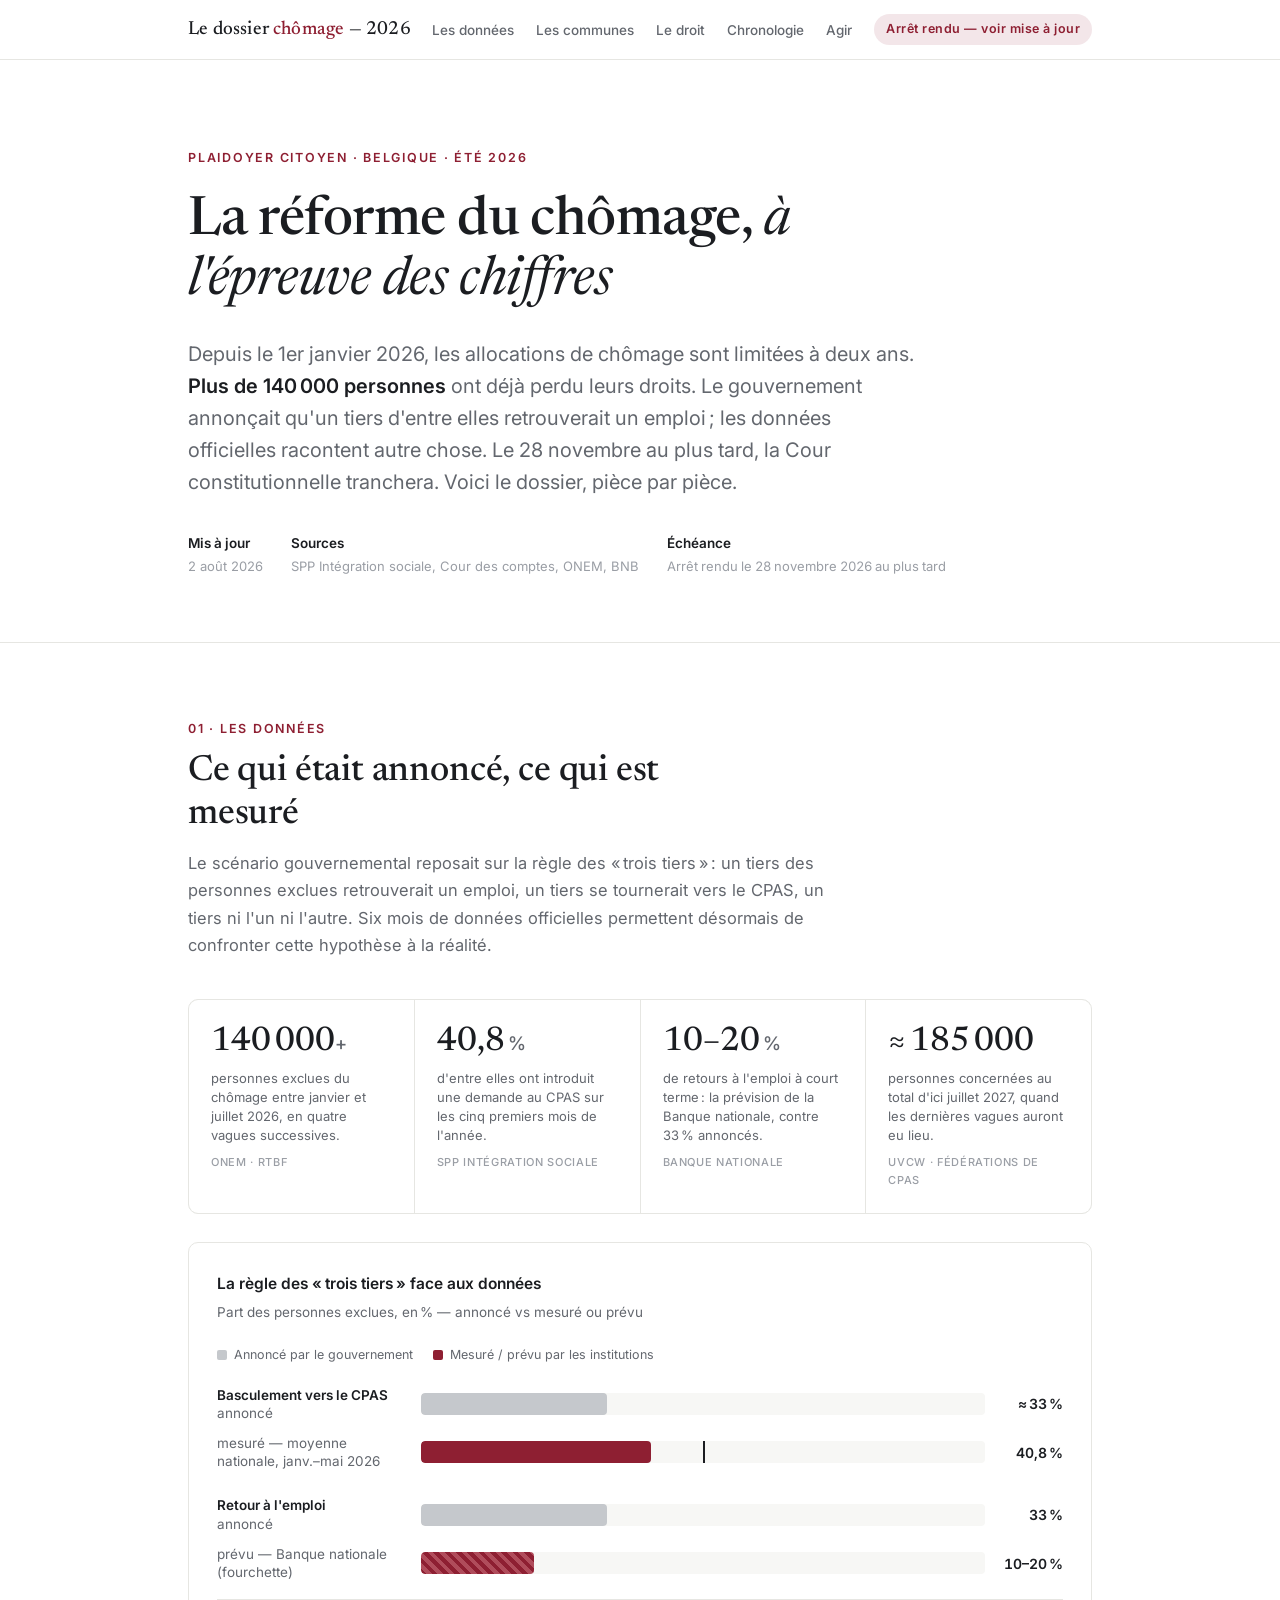
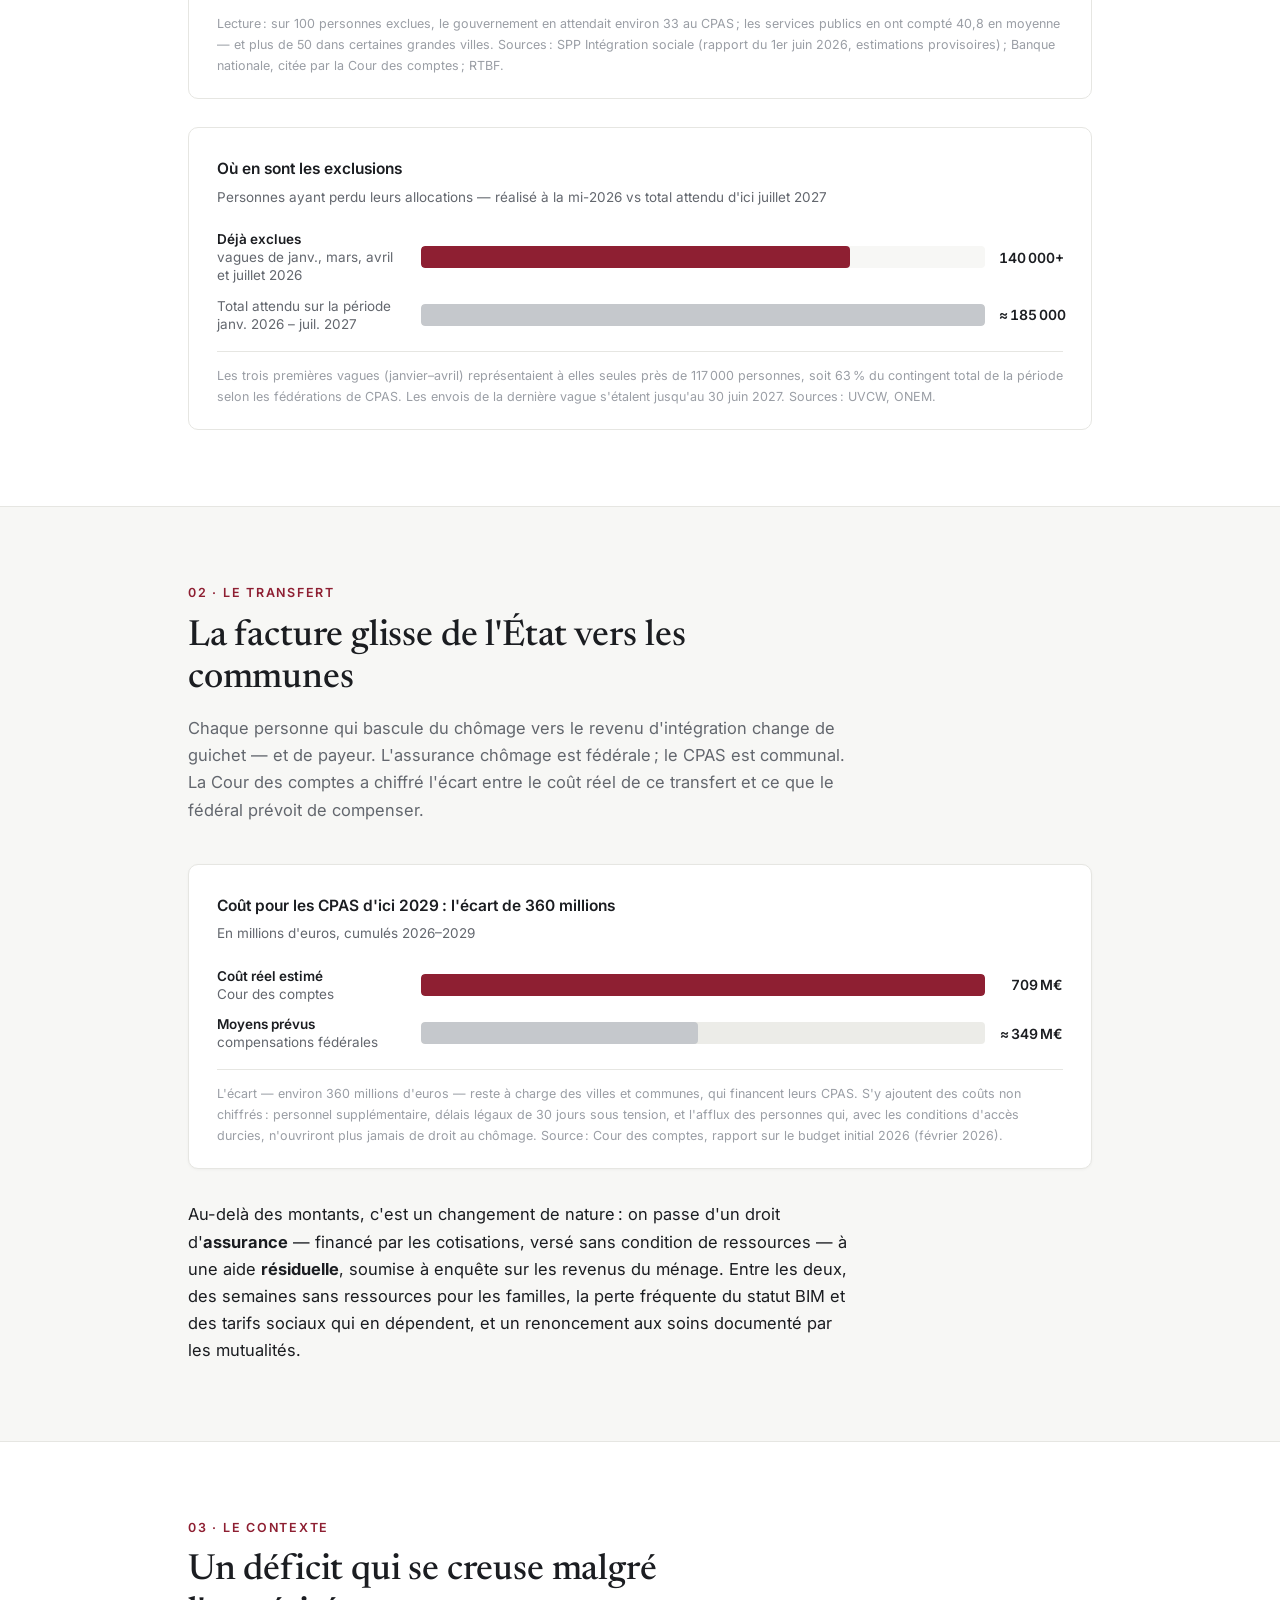
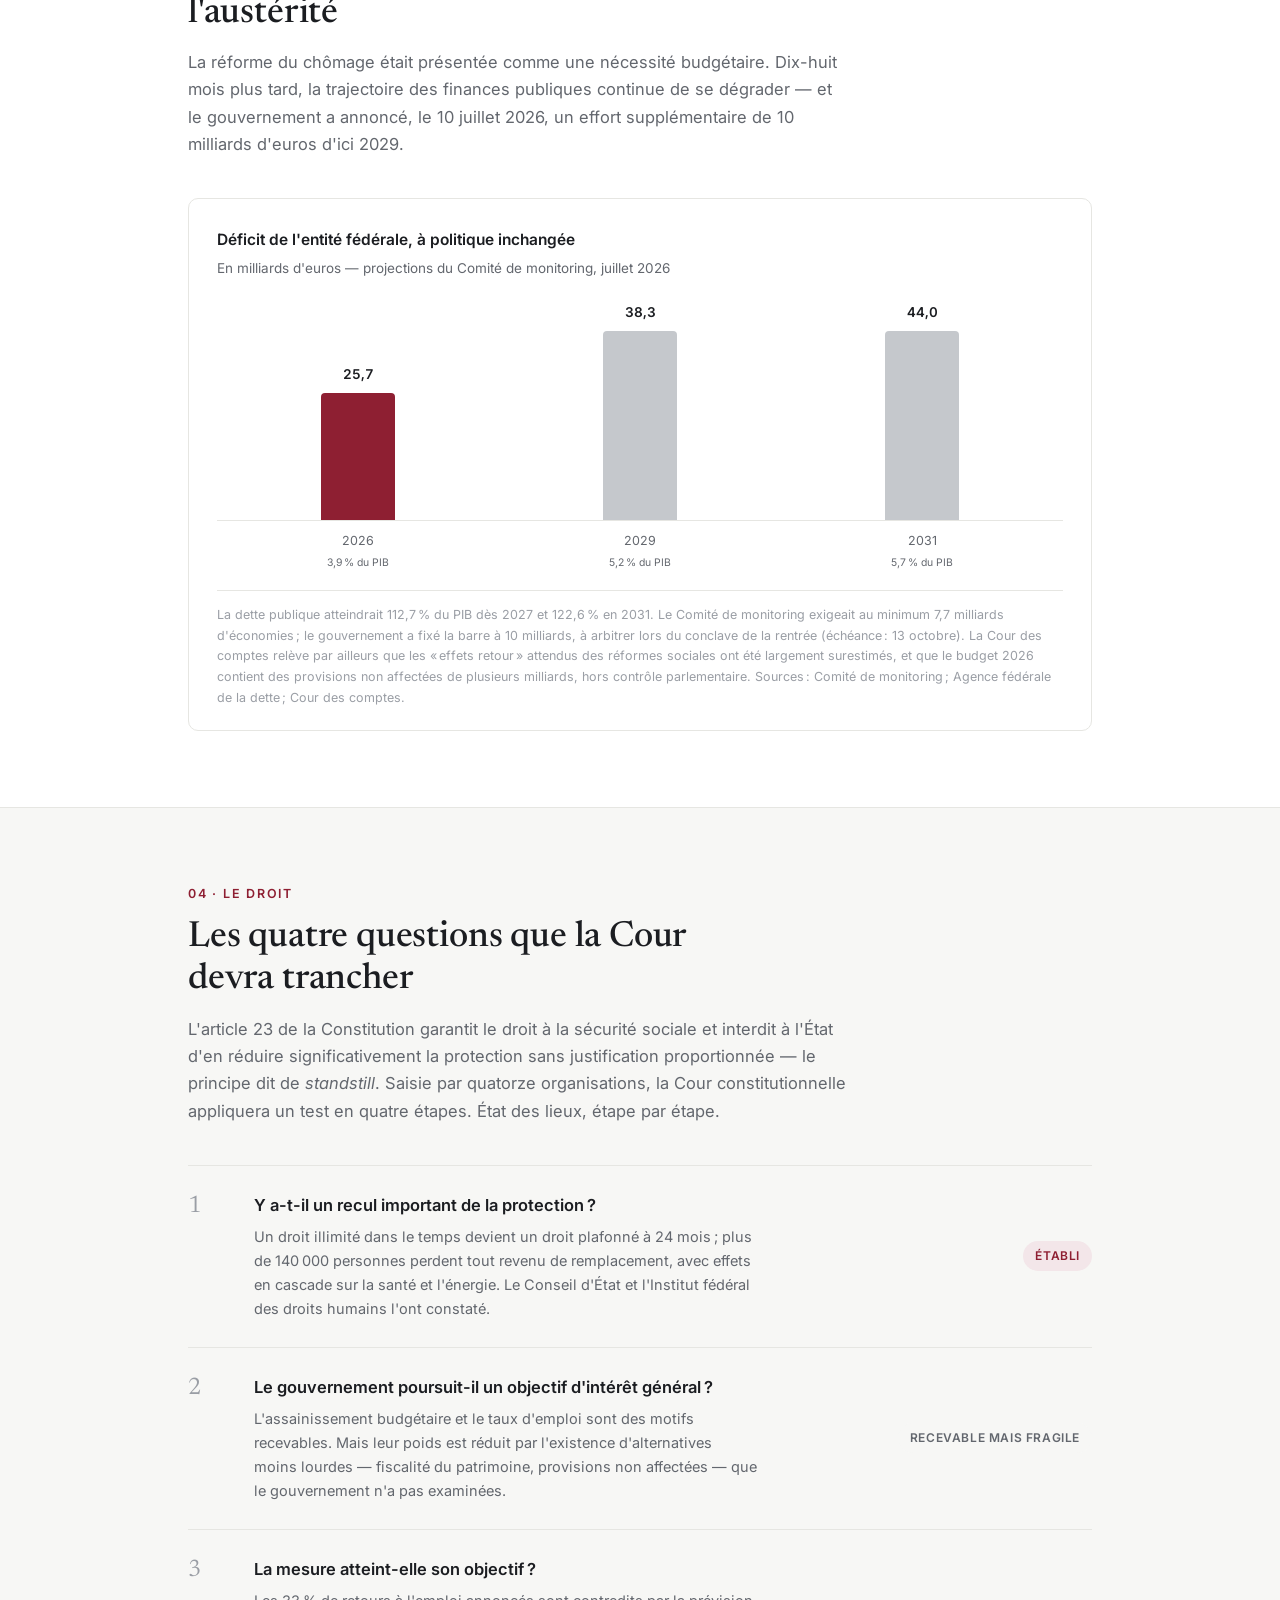
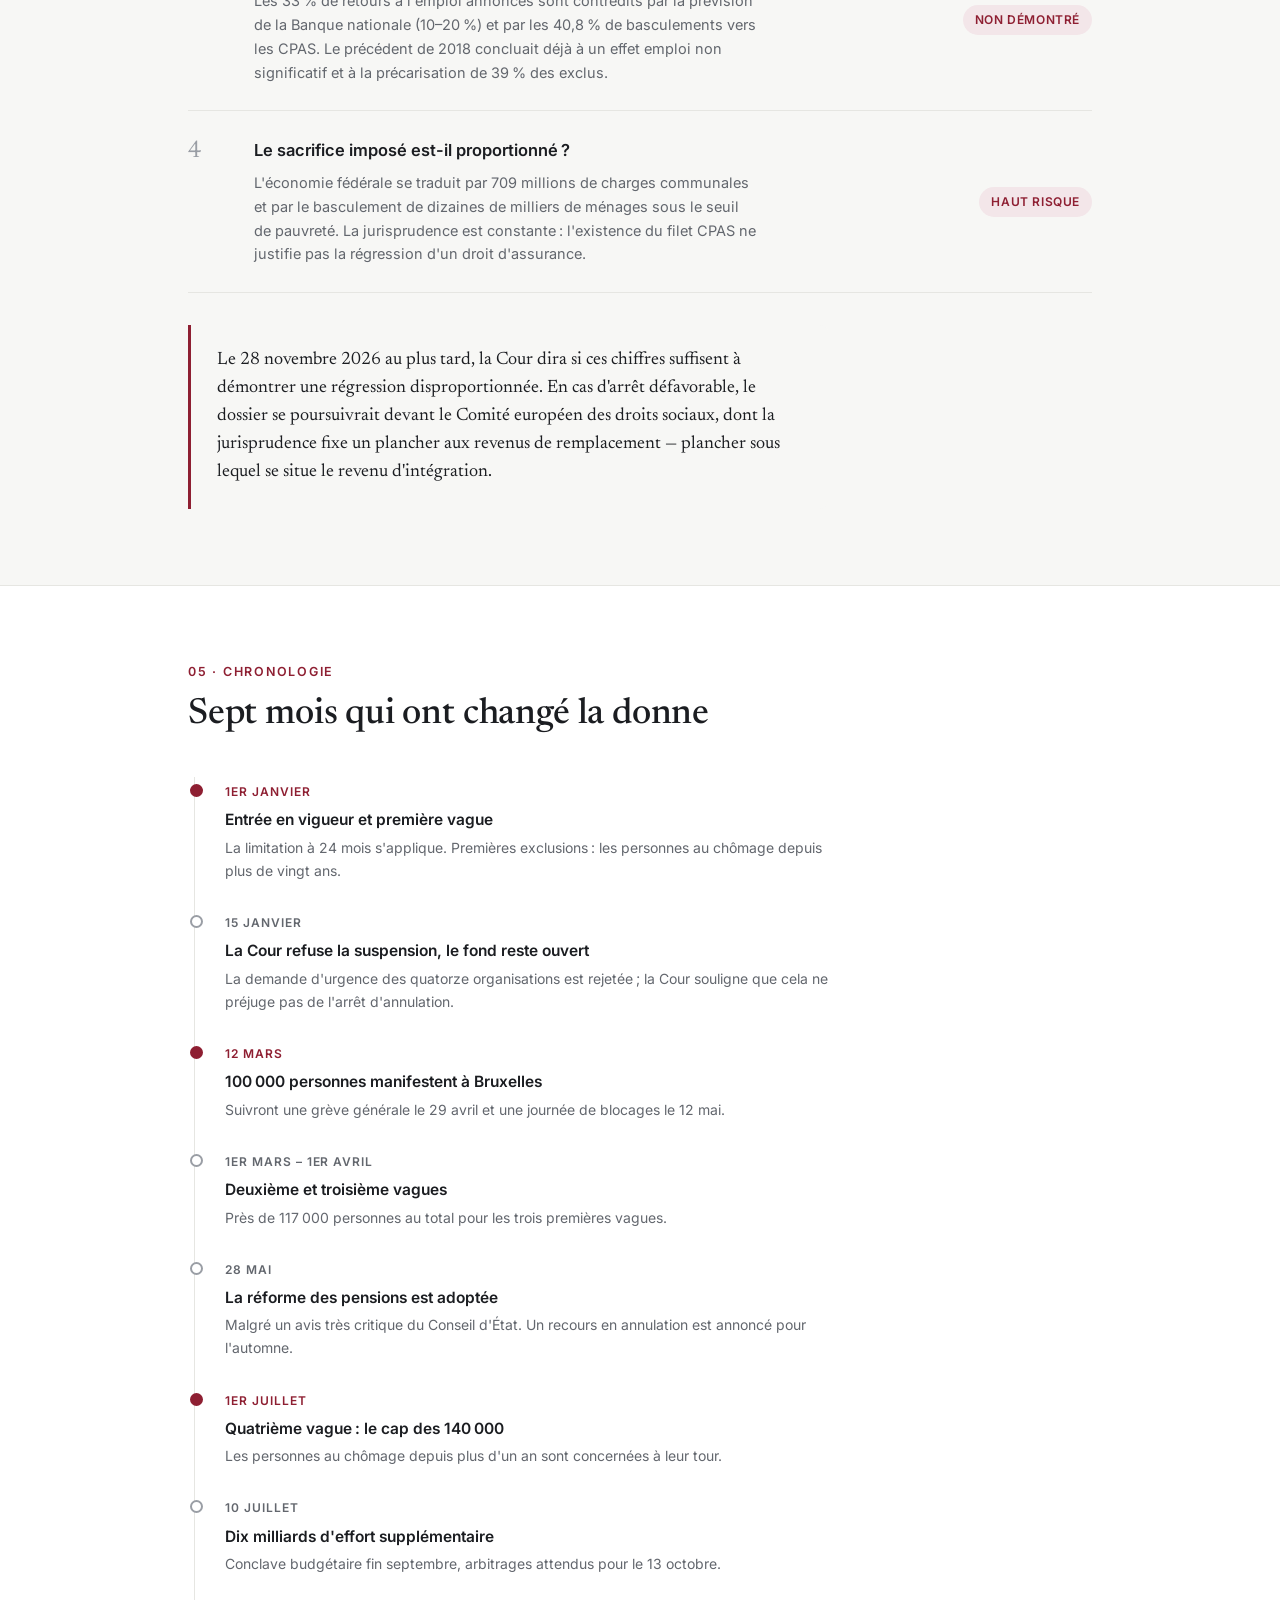
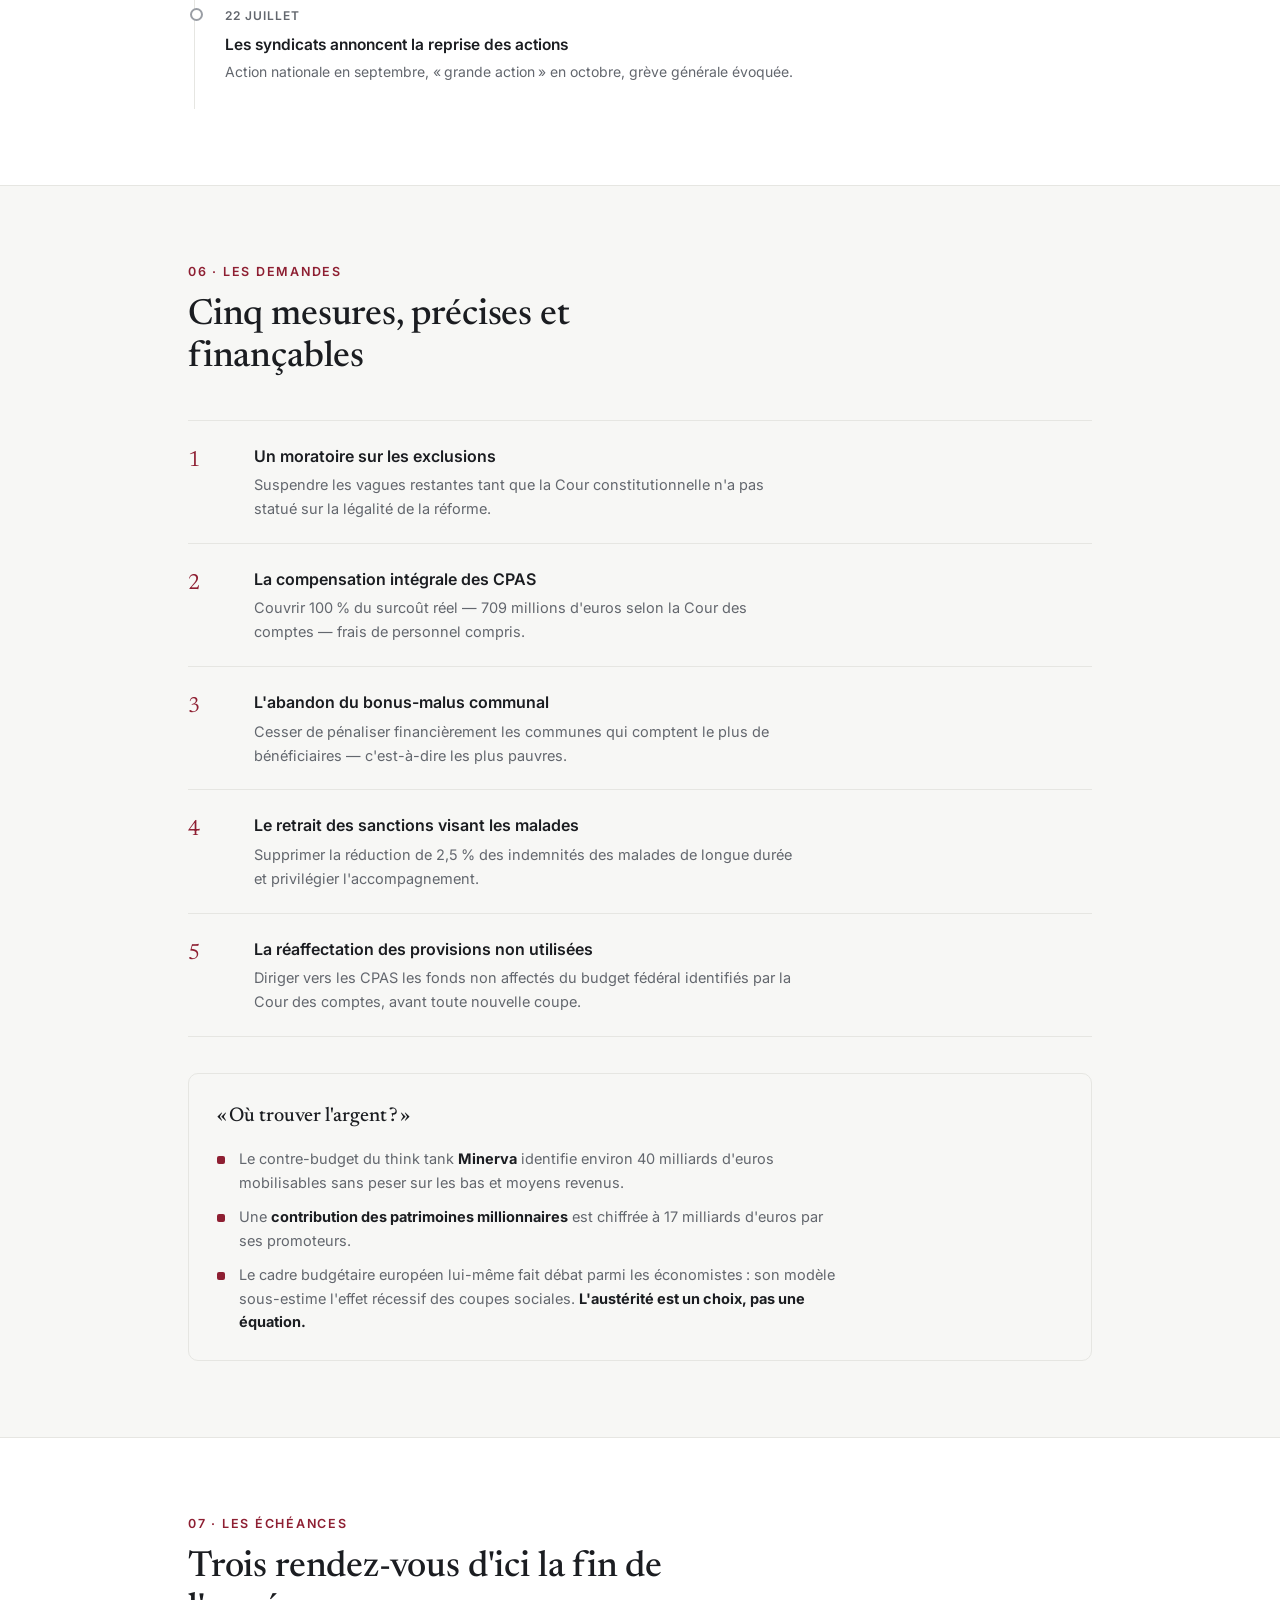
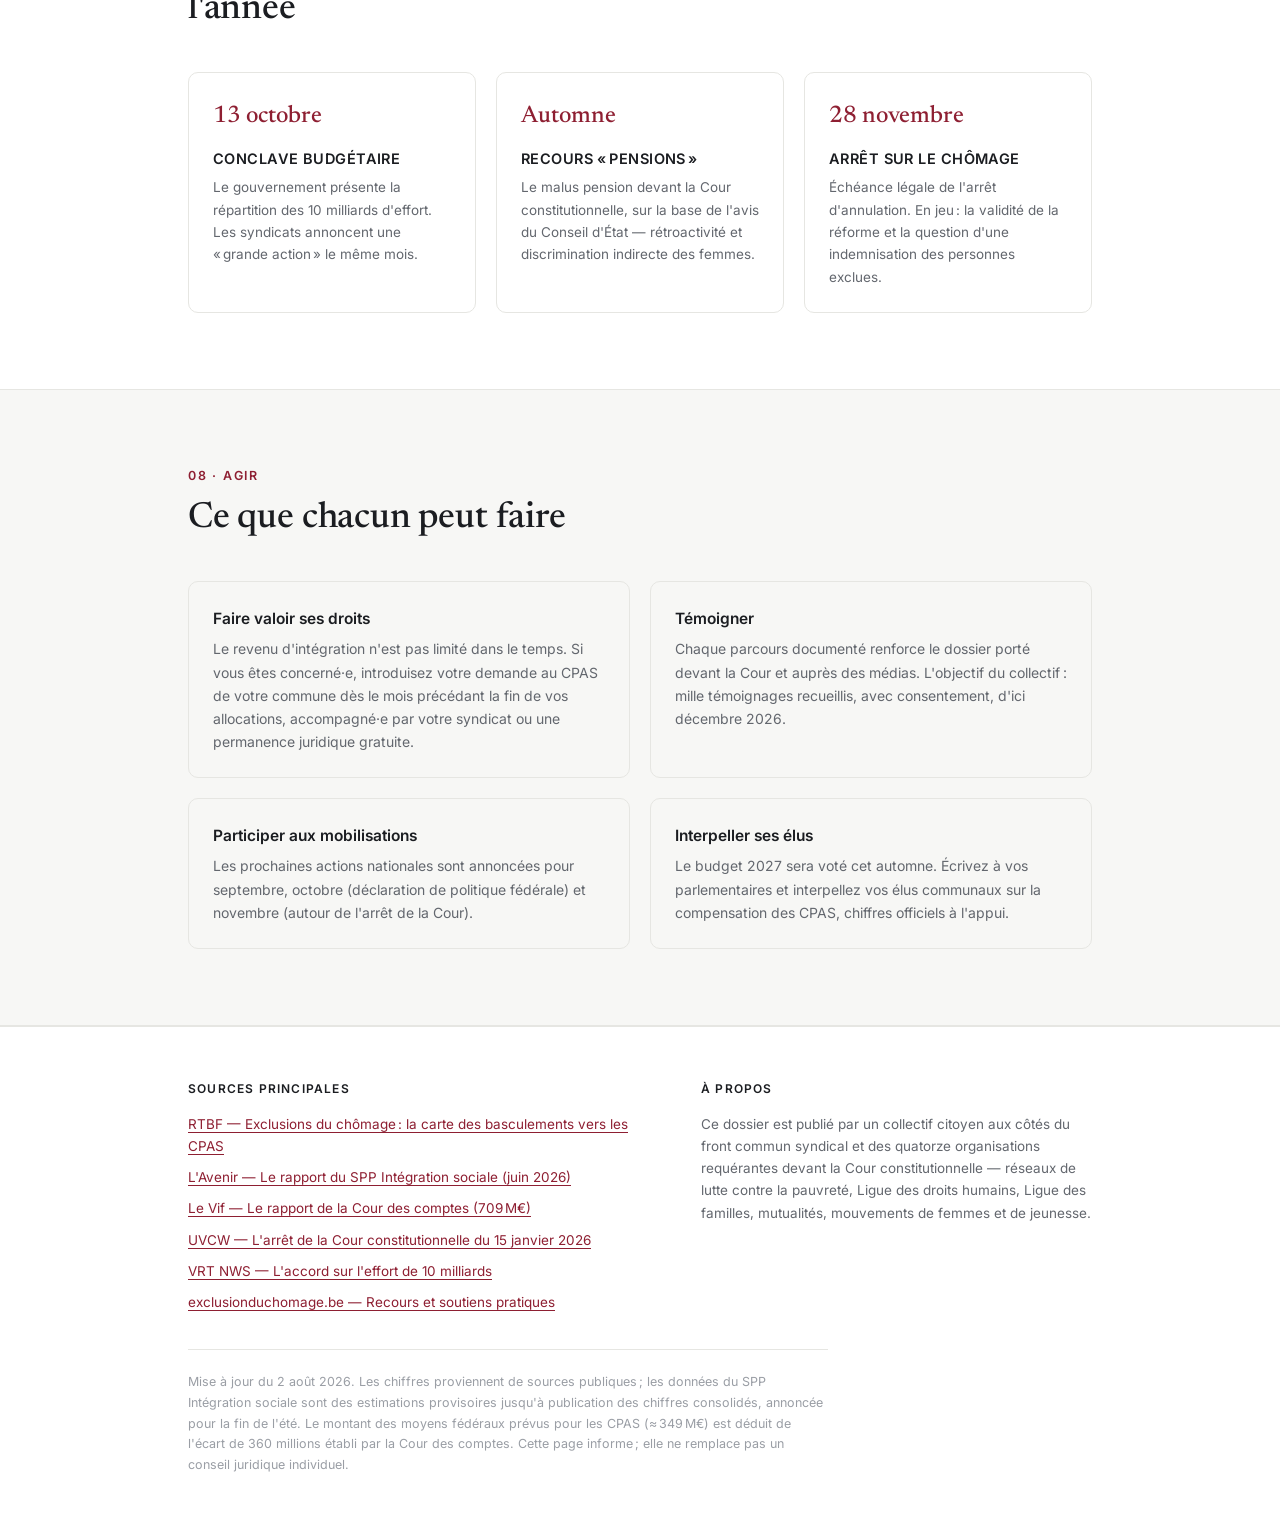
<file: 0/2/index.html>
<!DOCTYPE html>
<html lang="fr">
<head>
<meta charset="UTF-8">
<meta name="viewport" content="width=device-width, initial-scale=1.0">
<title>Réforme du chômage — Les faits, les chiffres, l'échéance</title>
<meta name="description" content="140.000 exclusions depuis janvier 2026, 40,8 % de basculements vers les CPAS, un arrêt de la Cour constitutionnelle attendu le 28 novembre. Les données du dossier, vérifiables et sourcées.">
<link rel="preconnect" href="https://fonts.googleapis.com">
<link rel="preconnect" href="https://fonts.gstatic.com" crossorigin>
<link href="https://fonts.googleapis.com/css2?family=Newsreader:ital,opsz,wght@0,6..72,400;0,6..72,500;1,6..72,400&family=Inter:wght@400;500;600&display=swap" rel="stylesheet">
<style>
:root{
  --ink:#1B1D21;
  --muted:#63676E;
  --faint:#9A9EA5;
  --paper:#FFFFFF;
  --wash:#F7F7F5;
  --rule:#E6E6E2;
  --accent:#8E1F32;          /* série « réalité mesurée » */
  --accent-soft:#F3E6E9;
  --neutral:#C5C8CC;         /* série « annoncé par le gouvernement » */
  --measure:66ch;
}
*{margin:0;padding:0;box-sizing:border-box}
html{scroll-behavior:smooth}
@media (prefers-reduced-motion:reduce){
  html{scroll-behavior:auto}
  *,*::before,*::after{transition:none!important;animation:none!important}
}
body{
  font-family:'Inter',system-ui,sans-serif;
  font-size:16.5px;line-height:1.65;
  color:var(--ink);background:var(--paper);
  -webkit-font-smoothing:antialiased;
}
a{color:var(--accent);text-decoration-thickness:1px;text-underline-offset:3px}
a:hover{opacity:.8}
a:focus-visible{outline:2px solid var(--accent);outline-offset:3px}
.wrap{max-width:960px;margin:0 auto;padding:0 28px}
.num{font-variant-numeric:tabular-nums}

/* ---------- Header ---------- */
header.site{
  position:sticky;top:0;z-index:10;
  background:rgba(255,255,255,.94);backdrop-filter:blur(6px);
  border-bottom:1px solid var(--rule);
}
header.site .wrap{
  display:flex;align-items:center;justify-content:space-between;
  gap:16px;padding-top:14px;padding-bottom:14px;
}
.brand{font-family:'Newsreader',serif;font-size:19px;font-weight:500;letter-spacing:.01em}
.brand span{color:var(--accent)}
nav.top{display:flex;gap:22px;font-size:13.5px;font-weight:500}
nav.top a{color:var(--muted);text-decoration:none}
nav.top a:hover{color:var(--ink);opacity:1}
.jchip{
  font-size:12.5px;font-weight:600;letter-spacing:.04em;
  color:var(--accent);background:var(--accent-soft);
  padding:5px 12px;border-radius:99px;white-space:nowrap;
}
@media(max-width:760px){nav.top{display:none}}

/* ---------- Hero ---------- */
.hero{padding:88px 0 64px;border-bottom:1px solid var(--rule)}
.kicker{
  font-size:12.5px;font-weight:600;letter-spacing:.14em;text-transform:uppercase;
  color:var(--accent);margin-bottom:22px;
}
.hero h1{
  font-family:'Newsreader',serif;font-weight:500;
  font-size:clamp(34px,5.4vw,54px);line-height:1.12;letter-spacing:-.01em;
  max-width:21ch;
}
.hero h1 em{font-style:italic;font-weight:400}
.standfirst{
  margin-top:26px;font-size:clamp(17px,2.1vw,20px);line-height:1.6;
  color:var(--muted);max-width:56ch;
}
.standfirst strong{color:var(--ink);font-weight:600}
.hero .meta{
  margin-top:34px;display:flex;gap:28px;flex-wrap:wrap;
  font-size:13px;color:var(--faint);
}
.hero .meta div b{display:block;color:var(--ink);font-weight:600;font-size:13.5px;margin-bottom:2px}

/* ---------- Sections ---------- */
section{padding:76px 0}
section.wash{background:var(--wash);border-top:1px solid var(--rule);border-bottom:1px solid var(--rule)}
.sec-head{margin-bottom:40px}
.sec-head .kicker{margin-bottom:12px}
h2{
  font-family:'Newsreader',serif;font-weight:500;
  font-size:clamp(26px,3.6vw,36px);line-height:1.18;letter-spacing:-.005em;
  max-width:26ch;
}
.lede{margin-top:14px;color:var(--muted);max-width:var(--measure)}
.prose{max-width:var(--measure)}
.prose p{margin-bottom:18px}
.prose p:last-child{margin-bottom:0}

/* ---------- Figures ---------- */
figure.fig{
  background:var(--paper);border:1px solid var(--rule);border-radius:10px;
  padding:28px 28px 22px;margin-top:28px;
}
section.wash figure.fig{box-shadow:0 1px 3px rgba(27,29,33,.04)}
.fig-title{font-weight:600;font-size:15.5px;margin-bottom:4px}
.fig-sub{font-size:13.5px;color:var(--muted);margin-bottom:22px}
figcaption{
  margin-top:18px;padding-top:14px;border-top:1px solid var(--rule);
  font-size:12.5px;color:var(--faint);
}
.legend{display:flex;gap:20px;flex-wrap:wrap;margin-bottom:20px;font-size:12.5px;color:var(--muted)}
.legend span{display:inline-flex;align-items:center;gap:7px}
.dot{width:10px;height:10px;border-radius:2px;display:inline-block}
.dot.a{background:var(--accent)}
.dot.n{background:var(--neutral)}

/* Barres horizontales */
.brow{display:grid;grid-template-columns:190px 1fr 64px;gap:14px;align-items:center;margin-bottom:12px}
.brow:last-child{margin-bottom:0}
.brow .lab{font-size:13.5px;color:var(--muted);line-height:1.35}
.brow .lab b{display:block;color:var(--ink);font-weight:600}
.track{background:var(--wash);border-radius:4px;height:22px;position:relative;overflow:hidden}
section.wash .track{background:#ECECE8}
.bar{
  height:100%;border-radius:4px;width:0;
  transition:width 1s cubic-bezier(.22,.9,.3,1);
}
.bar.a{background:var(--accent)}
.bar.n{background:var(--neutral)}
.bar.range{background:repeating-linear-gradient(45deg,var(--accent),var(--accent) 4px,#B04C5B 4px,#B04C5B 8px)}
.brow .val{font-size:14px;font-weight:600;text-align:right}
.marker{
  position:absolute;top:-4px;bottom:-4px;width:2px;background:var(--ink);
}
.marker::after{
  content:attr(data-lab);position:absolute;top:-20px;left:50%;transform:translateX(-50%);
  font-size:11px;color:var(--muted);white-space:nowrap;font-weight:500;
}
@media(max-width:640px){
  .brow{grid-template-columns:1fr;gap:6px}
  .brow .val{text-align:left}
}

/* Grandes stats */
.stats{display:grid;grid-template-columns:repeat(4,1fr);gap:1px;background:var(--rule);border:1px solid var(--rule);border-radius:10px;overflow:hidden;margin-top:28px}
.stat{background:var(--paper);padding:24px 22px}
.stat .v{font-family:'Newsreader',serif;font-size:clamp(26px,3vw,34px);font-weight:500;line-height:1.1}
.stat .v small{font-size:.55em;color:var(--muted);font-family:'Inter',sans-serif;font-weight:500}
.stat .l{margin-top:8px;font-size:13px;color:var(--muted);line-height:1.45}
.stat .s{margin-top:8px;font-size:11px;color:var(--faint);text-transform:uppercase;letter-spacing:.06em;font-weight:500}
@media(max-width:860px){.stats{grid-template-columns:1fr 1fr}}
@media(max-width:480px){.stats{grid-template-columns:1fr}}

/* Barres verticales (déficit) */
.vchart{display:flex;align-items:flex-end;gap:0;height:220px;margin-top:6px;border-bottom:1px solid var(--rule)}
.vcol{flex:1;display:flex;flex-direction:column;align-items:center;justify-content:flex-end;gap:8px;height:100%}
.vbar{width:52%;max-width:74px;background:var(--neutral);border-radius:4px 4px 0 0;height:0;transition:height 1s cubic-bezier(.22,.9,.3,1)}
.vbar.a{background:var(--accent)}
.vval{font-size:13.5px;font-weight:600}
.vaxis{display:flex;margin-top:10px}
.vaxis span{flex:1;text-align:center;font-size:12.5px;color:var(--muted)}

/* ---------- Test juridique ---------- */
.etapes{border-top:1px solid var(--rule);margin-top:8px}
.etape{
  display:grid;grid-template-columns:44px 1fr 150px;gap:22px;
  padding:26px 0;border-bottom:1px solid var(--rule);align-items:start;
}
.etape .n{
  font-family:'Newsreader',serif;font-size:24px;color:var(--faint);line-height:1.2;
}
.etape h3{font-size:16.5px;font-weight:600;margin-bottom:6px}
.etape p{font-size:14.5px;color:var(--muted);max-width:56ch}
.statut{
  justify-self:end;align-self:center;
  font-size:12px;font-weight:600;letter-spacing:.05em;text-transform:uppercase;
  padding:5px 12px;border-radius:99px;white-space:nowrap;
}
.statut.rouge{color:var(--accent);background:var(--accent-soft)}
.statut.gris{color:var(--muted);background:var(--wash)}
@media(max-width:680px){
  .etape{grid-template-columns:1fr}
  .statut{justify-self:start}
}
.note-cle{
  margin-top:32px;padding:22px 26px;border-left:3px solid var(--accent);
  background:var(--wash);border-radius:0 8px 8px 0;
  font-family:'Newsreader',serif;font-size:18px;line-height:1.55;max-width:64ch;
}

/* ---------- Chronologie ---------- */
.chrono{border-left:1px solid var(--rule);margin-left:6px;list-style:none;margin-top:8px}
.chrono li{position:relative;padding:0 0 26px 30px;max-width:64ch}
.chrono li::before{
  content:"";position:absolute;left:-5px;top:7px;width:9px;height:9px;border-radius:50%;
  background:var(--paper);border:2px solid var(--faint);
}
.chrono li.fort::before{background:var(--accent);border-color:var(--accent)}
.chrono .d{font-size:12px;font-weight:600;letter-spacing:.08em;text-transform:uppercase;color:var(--muted)}
.chrono li.fort .d{color:var(--accent)}
.chrono h3{font-size:15.5px;font-weight:600;margin:3px 0 3px}
.chrono p{font-size:14px;color:var(--muted)}

/* ---------- Demandes ---------- */
.demandes{counter-reset:d;margin-top:8px;border-top:1px solid var(--rule)}
.demande{
  counter-increment:d;
  display:grid;grid-template-columns:44px 1fr;gap:22px;
  padding:22px 0;border-bottom:1px solid var(--rule);
}
.demande::before{
  content:counter(d);
  font-family:'Newsreader',serif;font-size:22px;color:var(--accent);
}
.demande h3{font-size:16px;font-weight:600;margin-bottom:4px}
.demande p{font-size:14.5px;color:var(--muted);max-width:60ch}
.argent{
  margin-top:36px;background:var(--wash);border:1px solid var(--rule);border-radius:10px;
  padding:26px 28px;
}
.argent h3{font-family:'Newsreader',serif;font-size:20px;font-weight:500;margin-bottom:14px}
.argent ul{list-style:none;display:grid;gap:10px}
.argent li{position:relative;padding-left:22px;font-size:14.5px;color:var(--muted);max-width:70ch}
.argent li::before{content:"";position:absolute;left:0;top:9px;width:8px;height:8px;border-radius:2px;background:var(--accent)}
.argent li b{color:var(--ink)}

/* ---------- Échéances ---------- */
.eches{display:grid;grid-template-columns:repeat(3,1fr);gap:20px;margin-top:8px}
@media(max-width:800px){.eches{grid-template-columns:1fr}}
.eche{border:1px solid var(--rule);border-radius:10px;padding:24px;background:var(--paper)}
.eche .d{font-family:'Newsreader',serif;font-size:24px;font-weight:500;color:var(--accent)}
.eche h3{font-size:14.5px;font-weight:600;margin:10px 0 6px;text-transform:uppercase;letter-spacing:.03em}
.eche p{font-size:13.5px;color:var(--muted)}

/* ---------- Agir ---------- */
.agir{display:grid;grid-template-columns:1fr 1fr;gap:20px;margin-top:8px}
@media(max-width:680px){.agir{grid-template-columns:1fr}}
.agir-c{border:1px solid var(--rule);border-radius:10px;padding:24px}
.agir-c h3{font-size:15.5px;font-weight:600;margin-bottom:6px}
.agir-c p{font-size:14px;color:var(--muted)}

/* ---------- Footer ---------- */
footer{border-top:1px solid var(--rule);padding:52px 0 64px;font-size:13.5px;color:var(--muted)}
footer .cols{display:grid;grid-template-columns:1.2fr 1fr;gap:44px}
@media(max-width:680px){footer .cols{grid-template-columns:1fr}}
footer h4{font-size:12px;font-weight:600;letter-spacing:.1em;text-transform:uppercase;color:var(--ink);margin-bottom:14px}
footer ul{list-style:none;display:grid;gap:9px}
footer .disclaimer{
  margin-top:36px;padding-top:22px;border-top:1px solid var(--rule);
  font-size:12.5px;color:var(--faint);max-width:80ch;
}

/* ---------- Reveal ---------- */
.reveal{opacity:0;transform:translateY(10px);transition:opacity .55s ease,transform .55s ease}
.reveal.vu{opacity:1;transform:none}
</style>
</head>
<body>

<header class="site">
  <div class="wrap">
    <div class="brand">Le dossier <span>chômage</span> — 2026</div>
    <nav class="top" aria-label="Navigation">
      <a href="#donnees">Les données</a>
      <a href="#cpas">Les communes</a>
      <a href="#test">Le droit</a>
      <a href="#chrono">Chronologie</a>
      <a href="#agir">Agir</a>
    </nav>
    <div class="jchip num" id="jchip">Arrêt de la Cour : 28 nov. 2026</div>
  </div>
</header>

<section class="hero">
  <div class="wrap">
    <p class="kicker">Plaidoyer citoyen · Belgique · Été 2026</p>
    <h1>La réforme du chômage, <em>à l'épreuve des chiffres</em></h1>
    <p class="standfirst">Depuis le 1er janvier 2026, les allocations de chômage sont limitées à deux ans. <strong>Plus de 140&#8239;000 personnes</strong> ont déjà perdu leurs droits. Le gouvernement annonçait qu'un tiers d'entre elles retrouverait un emploi&#8239;; les données officielles racontent autre chose. Le 28&nbsp;novembre au plus tard, la Cour constitutionnelle tranchera. Voici le dossier, pièce par pièce.</p>
    <div class="meta">
      <div><b>Mis à jour</b>2 août 2026</div>
      <div><b>Sources</b>SPP Intégration sociale, Cour des comptes, ONEM, BNB</div>
      <div><b>Échéance</b><span class="num" id="jhero">J−… avant l'arrêt de la Cour</span></div>
    </div>
  </div>
</section>

<section id="donnees">
  <div class="wrap">
    <div class="sec-head">
      <p class="kicker">01 · Les données</p>
      <h2>Ce qui était annoncé, ce qui est mesuré</h2>
      <p class="lede">Le scénario gouvernemental reposait sur la règle des «&#8239;trois tiers&#8239;»&#8239;: un tiers des personnes exclues retrouverait un emploi, un tiers se tournerait vers le CPAS, un tiers ni l'un ni l'autre. Six mois de données officielles permettent désormais de confronter cette hypothèse à la réalité.</p>
    </div>

    <div class="stats reveal">
      <div class="stat">
        <div class="v num">140&#8239;000<small>+</small></div>
        <div class="l">personnes exclues du chômage entre janvier et juillet 2026, en quatre vagues successives.</div>
        <div class="s">ONEM · RTBF</div>
      </div>
      <div class="stat">
        <div class="v num">40,8<small>&#8239;%</small></div>
        <div class="l">d'entre elles ont introduit une demande au CPAS sur les cinq premiers mois de l'année.</div>
        <div class="s">SPP Intégration sociale</div>
      </div>
      <div class="stat">
        <div class="v num">10–20<small>&#8239;%</small></div>
        <div class="l">de retours à l'emploi à court terme&#8239;: la prévision de la Banque nationale, contre 33&#8239;% annoncés.</div>
        <div class="s">Banque nationale</div>
      </div>
      <div class="stat">
        <div class="v num">≈&#8239;185&#8239;000</div>
        <div class="l">personnes concernées au total d'ici juillet 2027, quand les dernières vagues auront eu lieu.</div>
        <div class="s">UVCW · Fédérations de CPAS</div>
      </div>
    </div>

    <figure class="fig reveal" role="img" aria-label="Graphique comparant les annonces du gouvernement et les données mesurées : basculement vers le CPAS annoncé à environ 33 %, mesuré à 40,8 % en moyenne nationale et plus de 50 % à Charleroi ; retour à l'emploi annoncé à 33 %, prévu entre 10 et 20 % par la Banque nationale.">
      <div class="fig-title">La règle des «&#8239;trois tiers&#8239;» face aux données</div>
      <div class="fig-sub">Part des personnes exclues, en&#8239;% — annoncé vs mesuré ou prévu</div>
      <div class="legend">
        <span><i class="dot n"></i>Annoncé par le gouvernement</span>
        <span><i class="dot a"></i>Mesuré / prévu par les institutions</span>
      </div>

      <div class="brow">
        <div class="lab"><b>Basculement vers le CPAS</b>annoncé</div>
        <div class="track"><div class="bar n" data-w="33%"></div></div>
        <div class="val num">≈&#8239;33&#8239;%</div>
      </div>
      <div class="brow">
        <div class="lab">mesuré — moyenne nationale, janv.–mai 2026</div>
        <div class="track">
          <div class="bar a" data-w="40.8%"></div>
          <div class="marker" style="left:50%" data-lab="Charleroi : &gt; 50 %"></div>
        </div>
        <div class="val num">40,8&#8239;%</div>
      </div>

      <div class="brow" style="margin-top:26px">
        <div class="lab"><b>Retour à l'emploi</b>annoncé</div>
        <div class="track"><div class="bar n" data-w="33%"></div></div>
        <div class="val num">33&#8239;%</div>
      </div>
      <div class="brow">
        <div class="lab">prévu — Banque nationale (fourchette)</div>
        <div class="track"><div class="bar range" data-w="20%"></div></div>
        <div class="val num">10–20&#8239;%</div>
      </div>

      <figcaption>Lecture&#8239;: sur 100 personnes exclues, le gouvernement en attendait environ 33 au CPAS&#8239;; les services publics en ont compté 40,8 en moyenne — et plus de 50 dans certaines grandes villes. Sources&#8239;: SPP Intégration sociale (rapport du 1er juin 2026, estimations provisoires)&#8239;; Banque nationale, citée par la Cour des comptes&#8239;; RTBF.</figcaption>
    </figure>

    <figure class="fig reveal" role="img" aria-label="Graphique de progression : plus de 140 000 personnes déjà exclues à la mi-2026, sur environ 185 000 attendues d'ici juillet 2027, soit environ 76 % du total.">
      <div class="fig-title">Où en sont les exclusions</div>
      <div class="fig-sub">Personnes ayant perdu leurs allocations — réalisé à la mi-2026 vs total attendu d'ici juillet 2027</div>
      <div class="brow">
        <div class="lab"><b>Déjà exclues</b>vagues de janv., mars, avril et juillet 2026</div>
        <div class="track"><div class="bar a" data-w="76%"></div></div>
        <div class="val num">140&#8239;000+</div>
      </div>
      <div class="brow">
        <div class="lab">Total attendu sur la période janv. 2026 – juil. 2027</div>
        <div class="track"><div class="bar n" data-w="100%"></div></div>
        <div class="val num">≈&#8239;185&#8239;000</div>
      </div>
      <figcaption>Les trois premières vagues (janvier–avril) représentaient à elles seules près de 117&#8239;000 personnes, soit 63&#8239;% du contingent total de la période selon les fédérations de CPAS. Les envois de la dernière vague s'étalent jusqu'au 30 juin 2027. Sources&#8239;: UVCW, ONEM.</figcaption>
    </figure>
  </div>
</section>

<section class="wash" id="cpas">
  <div class="wrap">
    <div class="sec-head">
      <p class="kicker">02 · Le transfert</p>
      <h2>La facture glisse de l'État vers les communes</h2>
      <p class="lede">Chaque personne qui bascule du chômage vers le revenu d'intégration change de guichet — et de payeur. L'assurance chômage est fédérale&#8239;; le CPAS est communal. La Cour des comptes a chiffré l'écart entre le coût réel de ce transfert et ce que le fédéral prévoit de compenser.</p>
    </div>

    <figure class="fig reveal" role="img" aria-label="Graphique comparant le coût réel pour les CPAS, 709 millions d'euros d'ici 2029 selon la Cour des comptes, aux moyens prévus par le gouvernement, environ 349 millions, soit un écart de 360 millions à charge des communes.">
      <div class="fig-title">Coût pour les CPAS d'ici 2029&#8239;: l'écart de 360 millions</div>
      <div class="fig-sub">En millions d'euros, cumulés 2026–2029</div>
      <div class="brow">
        <div class="lab"><b>Coût réel estimé</b>Cour des comptes</div>
        <div class="track"><div class="bar a" data-w="100%"></div></div>
        <div class="val num">709&#8239;M€</div>
      </div>
      <div class="brow">
        <div class="lab"><b>Moyens prévus</b>compensations fédérales</div>
        <div class="track"><div class="bar n" data-w="49.2%"></div></div>
        <div class="val num">≈&#8239;349&#8239;M€</div>
      </div>
      <figcaption>L'écart — environ 360 millions d'euros — reste à charge des villes et communes, qui financent leurs CPAS. S'y ajoutent des coûts non chiffrés&#8239;: personnel supplémentaire, délais légaux de 30 jours sous tension, et l'afflux des personnes qui, avec les conditions d'accès durcies, n'ouvriront plus jamais de droit au chômage. Source&#8239;: Cour des comptes, rapport sur le budget initial 2026 (février 2026).</figcaption>
    </figure>

    <div class="prose reveal" style="margin-top:32px">
      <p>Au-delà des montants, c'est un changement de nature&#8239;: on passe d'un droit d'<strong>assurance</strong> — financé par les cotisations, versé sans condition de ressources — à une aide <strong>résiduelle</strong>, soumise à enquête sur les revenus du ménage. Entre les deux, des semaines sans ressources pour les familles, la perte fréquente du statut BIM et des tarifs sociaux qui en dépendent, et un renoncement aux soins documenté par les mutualités.</p>
    </div>
  </div>
</section>

<section id="budget">
  <div class="wrap">
    <div class="sec-head">
      <p class="kicker">03 · Le contexte</p>
      <h2>Un déficit qui se creuse malgré l'austérité</h2>
      <p class="lede">La réforme du chômage était présentée comme une nécessité budgétaire. Dix-huit mois plus tard, la trajectoire des finances publiques continue de se dégrader — et le gouvernement a annoncé, le 10 juillet 2026, un effort supplémentaire de 10 milliards d'euros d'ici 2029.</p>
    </div>

    <figure class="fig reveal" role="img" aria-label="Graphique en barres du déficit fédéral projeté à politique inchangée : 25,7 milliards d'euros en 2026, 38,3 milliards en 2029, 44 milliards en 2031, selon le Comité de monitoring.">
      <div class="fig-title">Déficit de l'entité fédérale, à politique inchangée</div>
      <div class="fig-sub">En milliards d'euros — projections du Comité de monitoring, juillet 2026</div>
      <div class="vchart">
        <div class="vcol"><span class="vval num">25,7</span><div class="vbar a" data-h="58%"></div></div>
        <div class="vcol"><span class="vval num">38,3</span><div class="vbar" data-h="87%"></div></div>
        <div class="vcol"><span class="vval num">44,0</span><div class="vbar" data-h="100%"></div></div>
      </div>
      <div class="vaxis"><span>2026<br><small>3,9&#8239;% du PIB</small></span><span>2029<br><small>5,2&#8239;% du PIB</small></span><span>2031<br><small>5,7&#8239;% du PIB</small></span></div>
      <figcaption>La dette publique atteindrait 112,7&#8239;% du PIB dès 2027 et 122,6&#8239;% en 2031. Le Comité de monitoring exigeait au minimum 7,7 milliards d'économies&#8239;; le gouvernement a fixé la barre à 10 milliards, à arbitrer lors du conclave de la rentrée (échéance&#8239;: 13 octobre). La Cour des comptes relève par ailleurs que les «&#8239;effets retour&#8239;» attendus des réformes sociales ont été largement surestimés, et que le budget 2026 contient des provisions non affectées de plusieurs milliards, hors contrôle parlementaire. Sources&#8239;: Comité de monitoring&#8239;; Agence fédérale de la dette&#8239;; Cour des comptes.</figcaption>
    </figure>
  </div>
</section>

<section class="wash" id="test">
  <div class="wrap">
    <div class="sec-head">
      <p class="kicker">04 · Le droit</p>
      <h2>Les quatre questions que la Cour devra trancher</h2>
      <p class="lede">L'article 23 de la Constitution garantit le droit à la sécurité sociale et interdit à l'État d'en réduire significativement la protection sans justification proportionnée — le principe dit de <em>standstill</em>. Saisie par quatorze organisations, la Cour constitutionnelle appliquera un test en quatre étapes. État des lieux, étape par étape.</p>
    </div>

    <div class="etapes">
      <div class="etape reveal">
        <div class="n">1</div>
        <div>
          <h3>Y a-t-il un recul important de la protection&#8239;?</h3>
          <p>Un droit illimité dans le temps devient un droit plafonné à 24 mois&#8239;; plus de 140&#8239;000 personnes perdent tout revenu de remplacement, avec effets en cascade sur la santé et l'énergie. Le Conseil d'État et l'Institut fédéral des droits humains l'ont constaté.</p>
        </div>
        <div class="statut rouge">Établi</div>
      </div>
      <div class="etape reveal">
        <div class="n">2</div>
        <div>
          <h3>Le gouvernement poursuit-il un objectif d'intérêt général&#8239;?</h3>
          <p>L'assainissement budgétaire et le taux d'emploi sont des motifs recevables. Mais leur poids est réduit par l'existence d'alternatives moins lourdes — fiscalité du patrimoine, provisions non affectées — que le gouvernement n'a pas examinées.</p>
        </div>
        <div class="statut gris">Recevable mais fragile</div>
      </div>
      <div class="etape reveal">
        <div class="n">3</div>
        <div>
          <h3>La mesure atteint-elle son objectif&#8239;?</h3>
          <p>Les 33&#8239;% de retours à l'emploi annoncés sont contredits par la prévision de la Banque nationale (10–20&#8239;%) et par les 40,8&#8239;% de basculements vers les CPAS. Le précédent de 2018 concluait déjà à un effet emploi non significatif et à la précarisation de 39&#8239;% des exclus.</p>
        </div>
        <div class="statut rouge">Non démontré</div>
      </div>
      <div class="etape reveal">
        <div class="n">4</div>
        <div>
          <h3>Le sacrifice imposé est-il proportionné&#8239;?</h3>
          <p>L'économie fédérale se traduit par 709 millions de charges communales et par le basculement de dizaines de milliers de ménages sous le seuil de pauvreté. La jurisprudence est constante&#8239;: l'existence du filet CPAS ne justifie pas la régression d'un droit d'assurance.</p>
        </div>
        <div class="statut rouge">Haut risque</div>
      </div>
    </div>

    <p class="note-cle reveal">Le 28 novembre 2026 au plus tard, la Cour dira si ces chiffres suffisent à démontrer une régression disproportionnée. En cas d'arrêt défavorable, le dossier se poursuivrait devant le Comité européen des droits sociaux, dont la jurisprudence fixe un plancher aux revenus de remplacement — plancher sous lequel se situe le revenu d'intégration.</p>
  </div>
</section>

<section id="chrono">
  <div class="wrap">
    <div class="sec-head">
      <p class="kicker">05 · Chronologie</p>
      <h2>Sept mois qui ont changé la donne</h2>
    </div>
    <ul class="chrono">
      <li class="fort reveal"><span class="d">1er janvier</span><h3>Entrée en vigueur et première vague</h3><p>La limitation à 24 mois s'applique. Premières exclusions&#8239;: les personnes au chômage depuis plus de vingt ans.</p></li>
      <li class="reveal"><span class="d">15 janvier</span><h3>La Cour refuse la suspension, le fond reste ouvert</h3><p>La demande d'urgence des quatorze organisations est rejetée&#8239;; la Cour souligne que cela ne préjuge pas de l'arrêt d'annulation.</p></li>
      <li class="fort reveal"><span class="d">12 mars</span><h3>100&#8239;000 personnes manifestent à Bruxelles</h3><p>Suivront une grève générale le 29 avril et une journée de blocages le 12 mai.</p></li>
      <li class="reveal"><span class="d">1er mars – 1er avril</span><h3>Deuxième et troisième vagues</h3><p>Près de 117&#8239;000 personnes au total pour les trois premières vagues.</p></li>
      <li class="reveal"><span class="d">28 mai</span><h3>La réforme des pensions est adoptée</h3><p>Malgré un avis très critique du Conseil d'État. Un recours en annulation est annoncé pour l'automne.</p></li>
      <li class="fort reveal"><span class="d">1er juillet</span><h3>Quatrième vague&#8239;: le cap des 140&#8239;000</h3><p>Les personnes au chômage depuis plus d'un an sont concernées à leur tour.</p></li>
      <li class="reveal"><span class="d">10 juillet</span><h3>Dix milliards d'effort supplémentaire</h3><p>Conclave budgétaire fin septembre, arbitrages attendus pour le 13 octobre.</p></li>
      <li class="reveal"><span class="d">22 juillet</span><h3>Les syndicats annoncent la reprise des actions</h3><p>Action nationale en septembre, «&#8239;grande action&#8239;» en octobre, grève générale évoquée.</p></li>
    </ul>
  </div>
</section>

<section class="wash" id="demandes">
  <div class="wrap">
    <div class="sec-head">
      <p class="kicker">06 · Les demandes</p>
      <h2>Cinq mesures, précises et finançables</h2>
    </div>
    <div class="demandes">
      <div class="demande reveal"><div><h3>Un moratoire sur les exclusions</h3><p>Suspendre les vagues restantes tant que la Cour constitutionnelle n'a pas statué sur la légalité de la réforme.</p></div></div>
      <div class="demande reveal"><div><h3>La compensation intégrale des CPAS</h3><p>Couvrir 100&#8239;% du surcoût réel — 709 millions d'euros selon la Cour des comptes — frais de personnel compris.</p></div></div>
      <div class="demande reveal"><div><h3>L'abandon du bonus-malus communal</h3><p>Cesser de pénaliser financièrement les communes qui comptent le plus de bénéficiaires — c'est-à-dire les plus pauvres.</p></div></div>
      <div class="demande reveal"><div><h3>Le retrait des sanctions visant les malades</h3><p>Supprimer la réduction de 2,5&#8239;% des indemnités des malades de longue durée et privilégier l'accompagnement.</p></div></div>
      <div class="demande reveal"><div><h3>La réaffectation des provisions non utilisées</h3><p>Diriger vers les CPAS les fonds non affectés du budget fédéral identifiés par la Cour des comptes, avant toute nouvelle coupe.</p></div></div>
    </div>

    <div class="argent reveal">
      <h3>«&#8239;Où trouver l'argent&#8239;?&#8239;»</h3>
      <ul>
        <li>Le contre-budget du think tank <b>Minerva</b> identifie environ 40 milliards d'euros mobilisables sans peser sur les bas et moyens revenus.</li>
        <li>Une <b>contribution des patrimoines millionnaires</b> est chiffrée à 17 milliards d'euros par ses promoteurs.</li>
        <li>Le cadre budgétaire européen lui-même fait débat parmi les économistes&#8239;: son modèle sous-estime l'effet récessif des coupes sociales. <b>L'austérité est un choix, pas une équation.</b></li>
      </ul>
    </div>
  </div>
</section>

<section id="automne">
  <div class="wrap">
    <div class="sec-head">
      <p class="kicker">07 · Les échéances</p>
      <h2>Trois rendez-vous d'ici la fin de l'année</h2>
    </div>
    <div class="eches">
      <div class="eche reveal"><div class="d">13 octobre</div><h3>Conclave budgétaire</h3><p>Le gouvernement présente la répartition des 10 milliards d'effort. Les syndicats annoncent une «&#8239;grande action&#8239;» le même mois.</p></div>
      <div class="eche reveal"><div class="d">Automne</div><h3>Recours «&#8239;pensions&#8239;»</h3><p>Le malus pension devant la Cour constitutionnelle, sur la base de l'avis du Conseil d'État — rétroactivité et discrimination indirecte des femmes.</p></div>
      <div class="eche reveal"><div class="d">28 novembre</div><h3>Arrêt sur le chômage</h3><p>Échéance légale de l'arrêt d'annulation. En jeu&#8239;: la validité de la réforme et la question d'une indemnisation des personnes exclues.</p></div>
    </div>
  </div>
</section>

<section class="wash" id="agir">
  <div class="wrap">
    <div class="sec-head">
      <p class="kicker">08 · Agir</p>
      <h2>Ce que chacun peut faire</h2>
    </div>
    <div class="agir">
      <div class="agir-c reveal"><h3>Faire valoir ses droits</h3><p>Le revenu d'intégration n'est pas limité dans le temps. Si vous êtes concerné·e, introduisez votre demande au CPAS de votre commune dès le mois précédant la fin de vos allocations, accompagné·e par votre syndicat ou une permanence juridique gratuite.</p></div>
      <div class="agir-c reveal"><h3>Témoigner</h3><p>Chaque parcours documenté renforce le dossier porté devant la Cour et auprès des médias. L'objectif du collectif&#8239;: mille témoignages recueillis, avec consentement, d'ici décembre 2026.</p></div>
      <div class="agir-c reveal"><h3>Participer aux mobilisations</h3><p>Les prochaines actions nationales sont annoncées pour septembre, octobre (déclaration de politique fédérale) et novembre (autour de l'arrêt de la Cour).</p></div>
      <div class="agir-c reveal"><h3>Interpeller ses élus</h3><p>Le budget 2027 sera voté cet automne. Écrivez à vos parlementaires et interpellez vos élus communaux sur la compensation des CPAS, chiffres officiels à l'appui.</p></div>
    </div>
  </div>
</section>

<footer>
  <div class="wrap">
    <div class="cols">
      <div>
        <h4>Sources principales</h4>
        <ul>
          <li><a href="https://www.rtbf.be/article/exclusions-du-chomage-combien-de-personnes-se-tournent-vers-le-cpas-pres-de-chez-vous-decouvrez-le-sur-notre-carte-11755346" target="_blank" rel="noopener">RTBF — Exclusions du chômage&#8239;: la carte des basculements vers les CPAS</a></li>
          <li><a href="https://www.lavenir.net/actu/belgique/politique/2026/06/23/304-des-exclus-du-chomage-se-sont-tournes-vers-les-cpas-selon-une-estimation-provisoire-JVV3MDPRBRGHPIAPFPMENGW3CI/" target="_blank" rel="noopener">L'Avenir — Le rapport du SPP Intégration sociale (juin 2026)</a></li>
          <li><a href="https://www.levif.be/belgique/politique/reforme-du-chomage-la-facture-pour-les-cpas-plus-lourde-que-prevu-selon-la-cour-des-comptes/" target="_blank" rel="noopener">Le Vif — Le rapport de la Cour des comptes (709&#8239;M€)</a></li>
          <li><a href="https://www.uvcw.be/insertion/actus/art-9926" target="_blank" rel="noopener">UVCW — L'arrêt de la Cour constitutionnelle du 15 janvier 2026</a></li>
          <li><a href="https://www.vrt.be/vrtnws/fr/2026/07/10/budget-federal-le-gouvernement-s-accorde-sur-un-effort-de-10-m/" target="_blank" rel="noopener">VRT NWS — L'accord sur l'effort de 10 milliards</a></li>
          <li><a href="https://www.exclusionduchomage.be/recours" target="_blank" rel="noopener">exclusionduchomage.be — Recours et soutiens pratiques</a></li>
        </ul>
      </div>
      <div>
        <h4>À propos</h4>
        <p>Ce dossier est publié par un collectif citoyen aux côtés du front commun syndical et des quatorze organisations requérantes devant la Cour constitutionnelle — réseaux de lutte contre la pauvreté, Ligue des droits humains, Ligue des familles, mutualités, mouvements de femmes et de jeunesse.</p>
      </div>
    </div>
    <p class="disclaimer">Mise à jour du 2 août 2026. Les chiffres proviennent de sources publiques&#8239;; les données du SPP Intégration sociale sont des estimations provisoires jusqu'à publication des chiffres consolidés, annoncée pour la fin de l'été. Le montant des moyens fédéraux prévus pour les CPAS (≈&#8239;349&#8239;M€) est déduit de l'écart de 360 millions établi par la Cour des comptes. Cette page informe&#8239;; elle ne remplace pas un conseil juridique individuel.</p>
  </div>
</footer>

<script>
// Échéance : arrêt de la Cour constitutionnelle, 28 novembre 2026
(function(){
  var cible = new Date(2026,10,28), now = new Date();
  cible.setHours(0,0,0,0); now.setHours(0,0,0,0);
  var j = Math.round((cible-now)/86400000);
  var chip = document.getElementById('jchip'), hero = document.getElementById('jhero');
  if (j > 0){
    chip.textContent = 'Arrêt de la Cour : J\u2212' + j;
    hero.textContent = 'J\u2212' + j + ' avant l\u2019arrêt de la Cour';
  } else if (j === 0){
    chip.textContent = 'Arrêt de la Cour : aujourd\u2019hui';
    hero.textContent = 'L\u2019arrêt est attendu aujourd\u2019hui';
  } else {
    chip.textContent = 'Arrêt rendu — voir mise à jour';
    hero.textContent = 'Arrêt rendu le 28 novembre 2026 au plus tard';
  }
})();

// Révélation + animation des barres au défilement
(function(){
  var reduit = window.matchMedia('(prefers-reduced-motion: reduce)').matches;
  function fill(scope){
    scope.querySelectorAll('.bar').forEach(function(b){ b.style.width = b.dataset.w; });
    scope.querySelectorAll('.vbar').forEach(function(b){ b.style.height = b.dataset.h; });
  }
  var els = document.querySelectorAll('.reveal');
  if (reduit || !('IntersectionObserver' in window)){
    els.forEach(function(e){ e.classList.add('vu'); fill(e); });
    fill(document);
    return;
  }
  var obs = new IntersectionObserver(function(entries){
    entries.forEach(function(en){
      if (en.isIntersecting){
        en.target.classList.add('vu');
        fill(en.target);
        obs.unobserve(en.target);
      }
    });
  },{threshold:.18});
  els.forEach(function(e){ obs.observe(e); });
})();
</script>
</body>
</html>
</file>
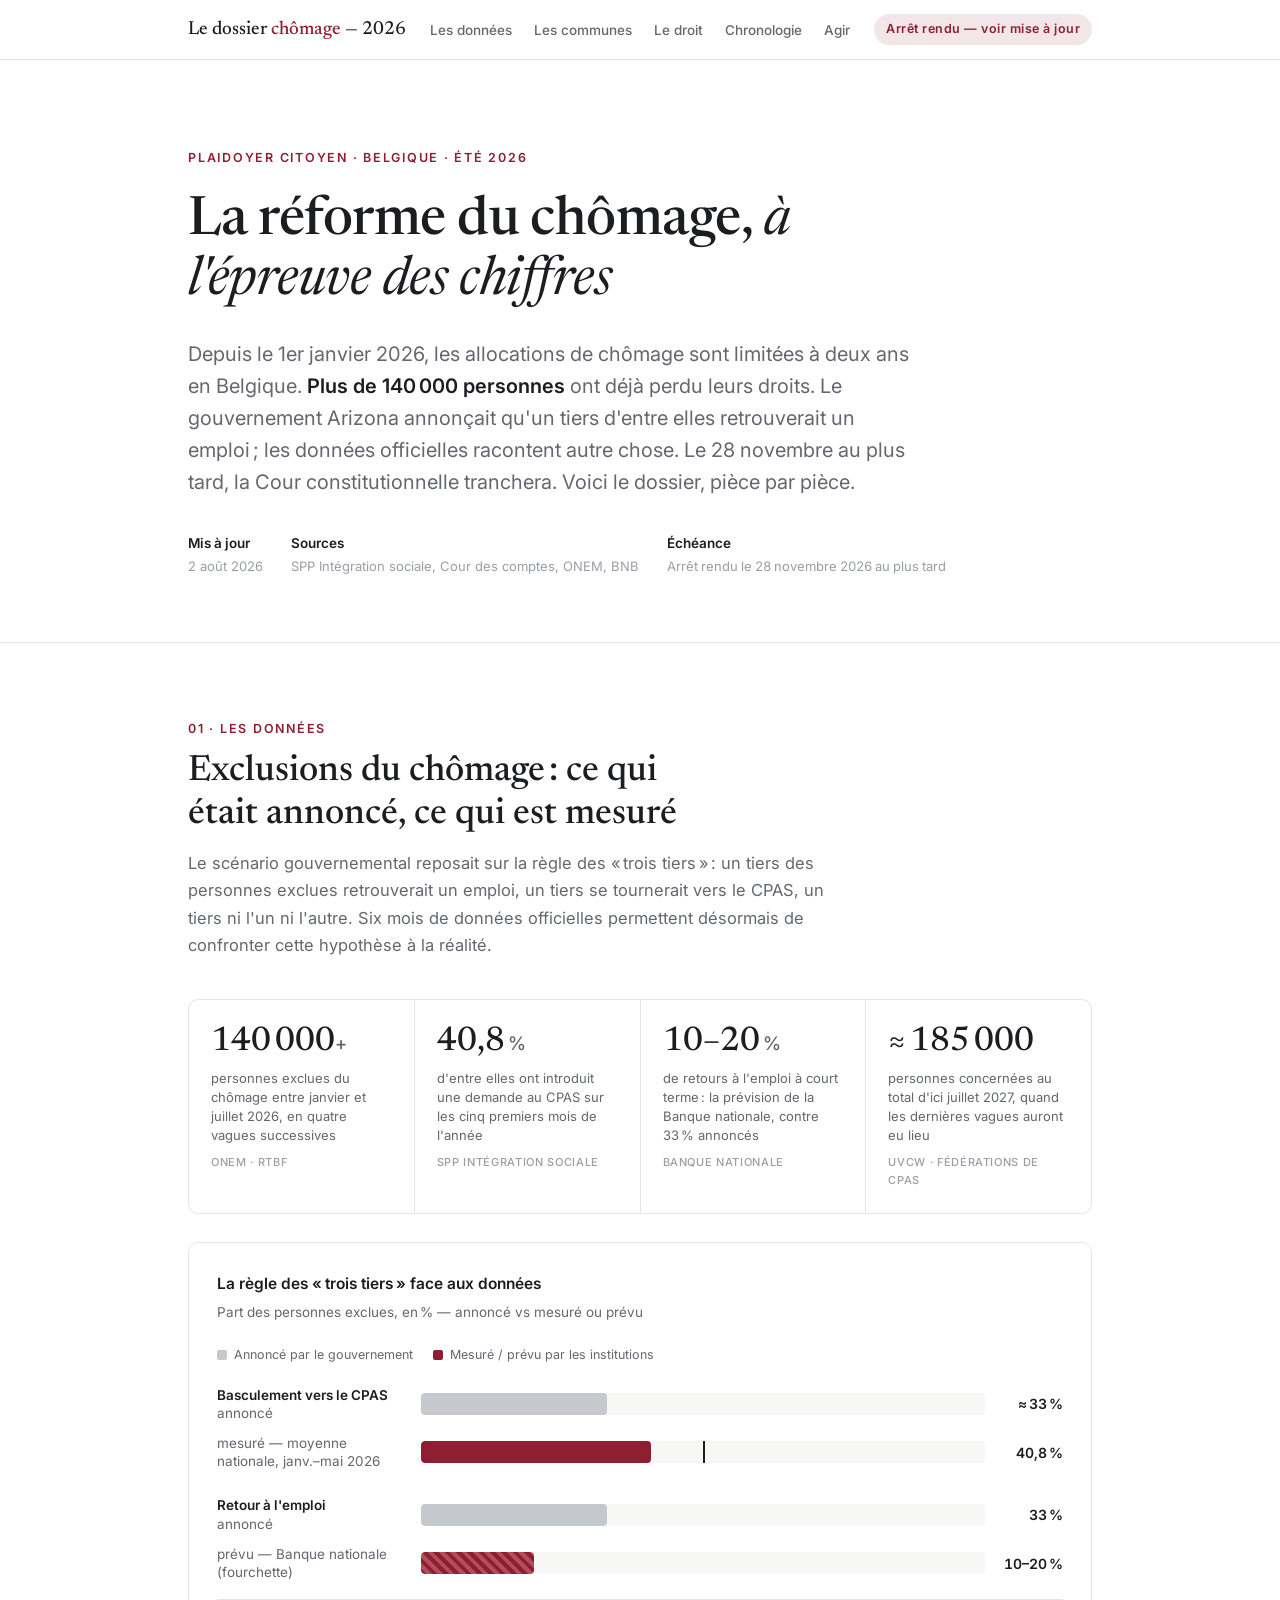
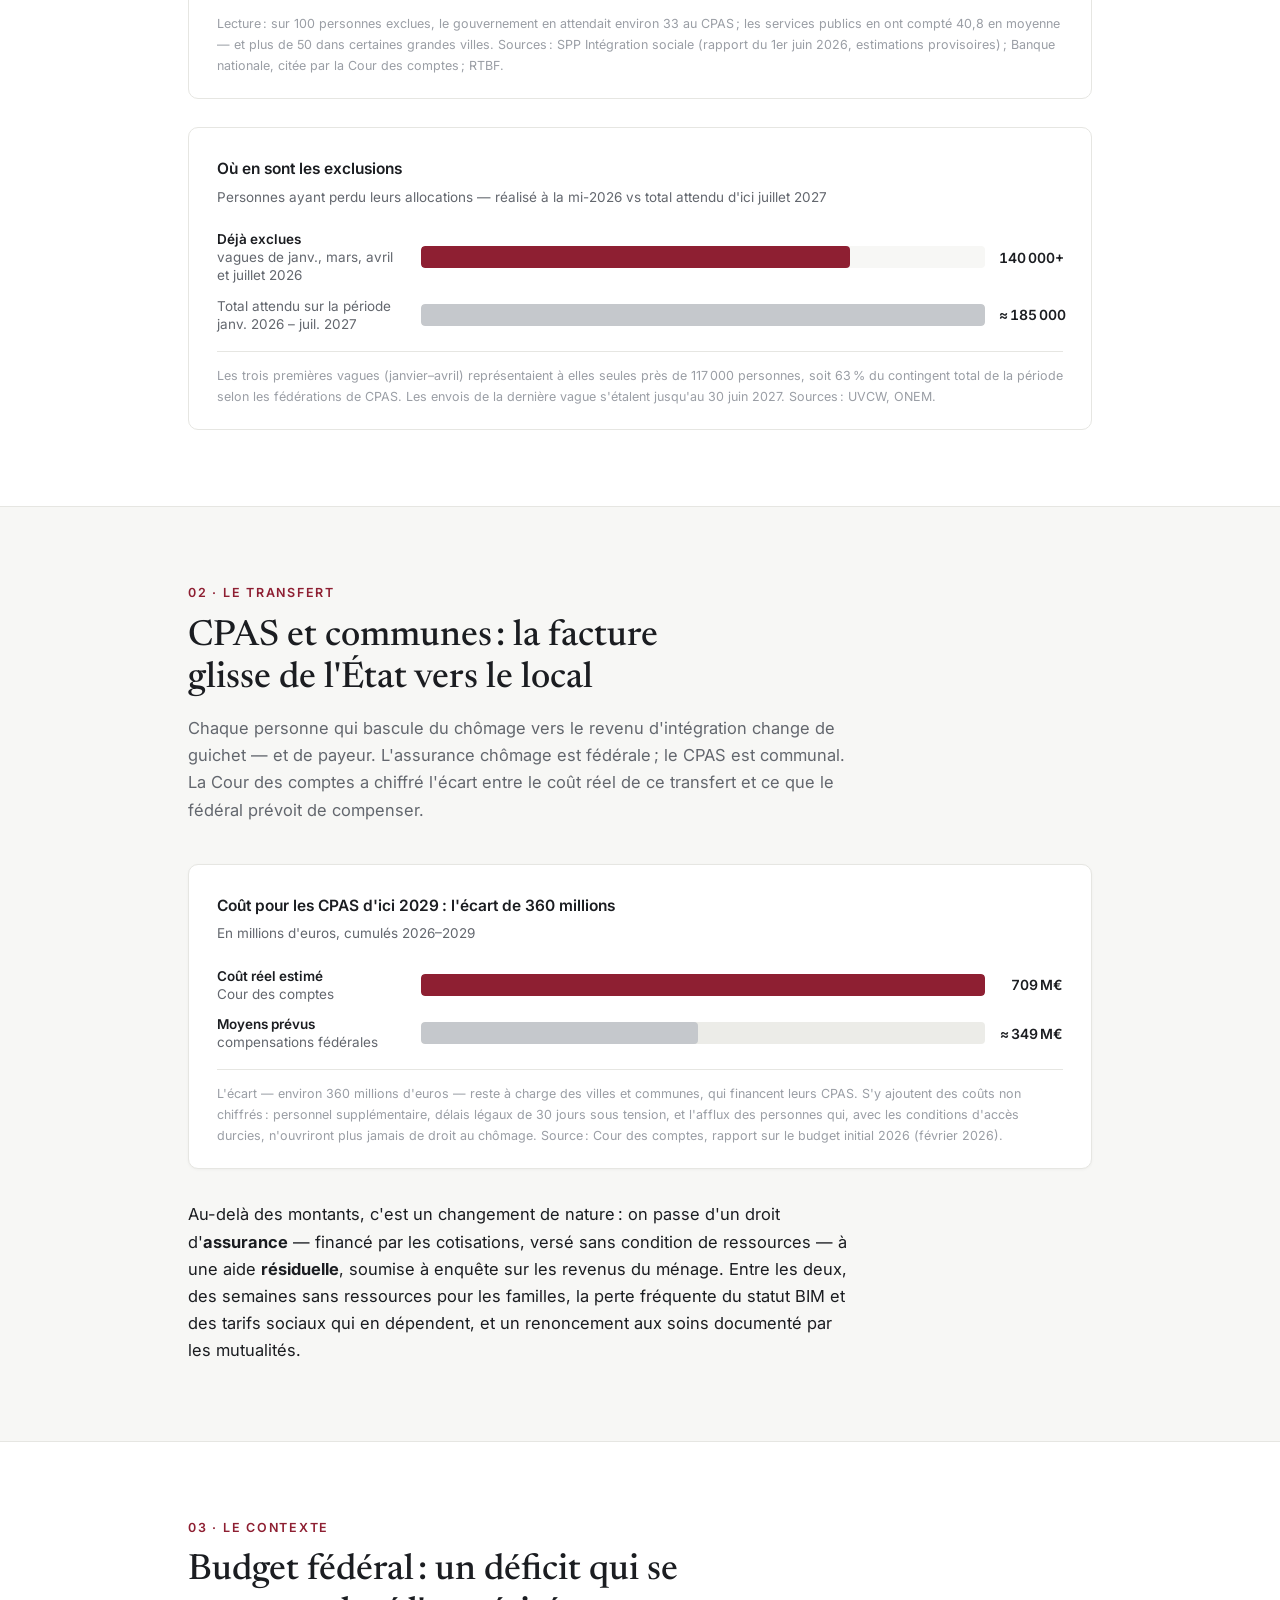
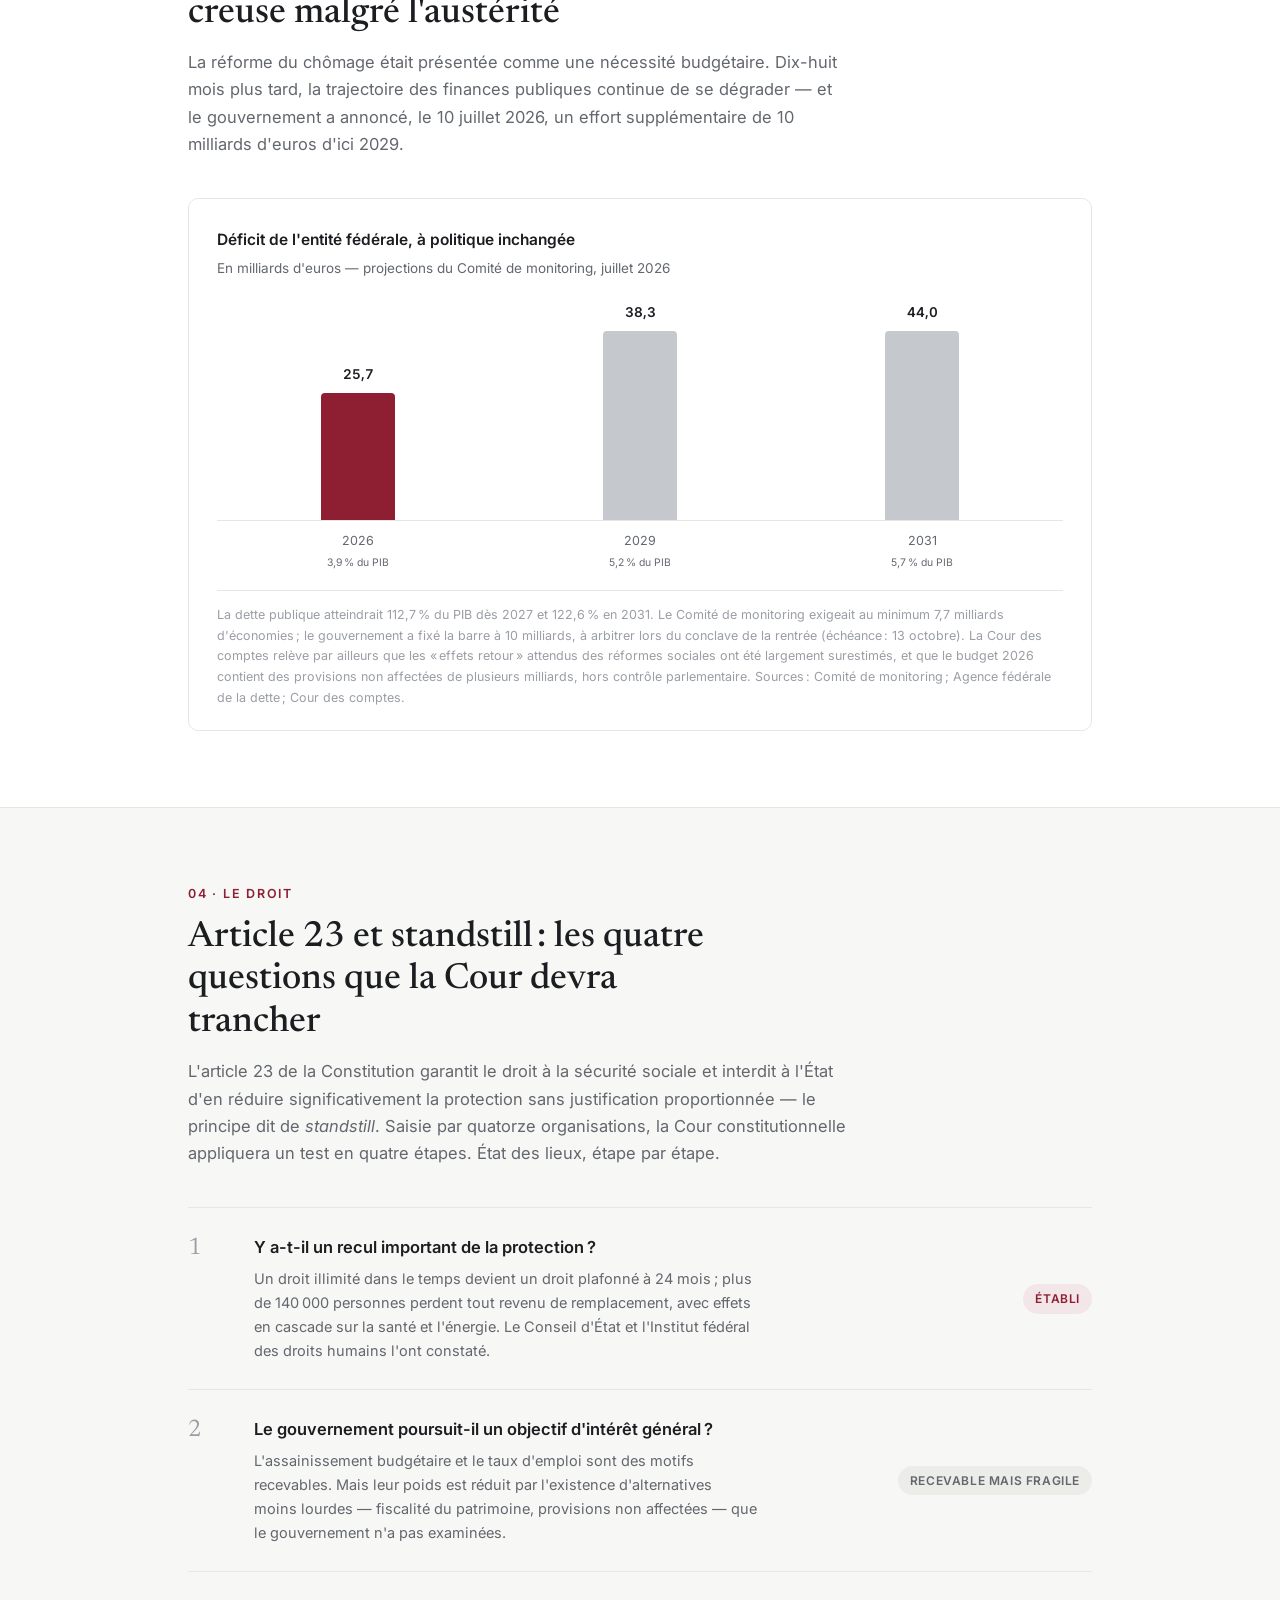
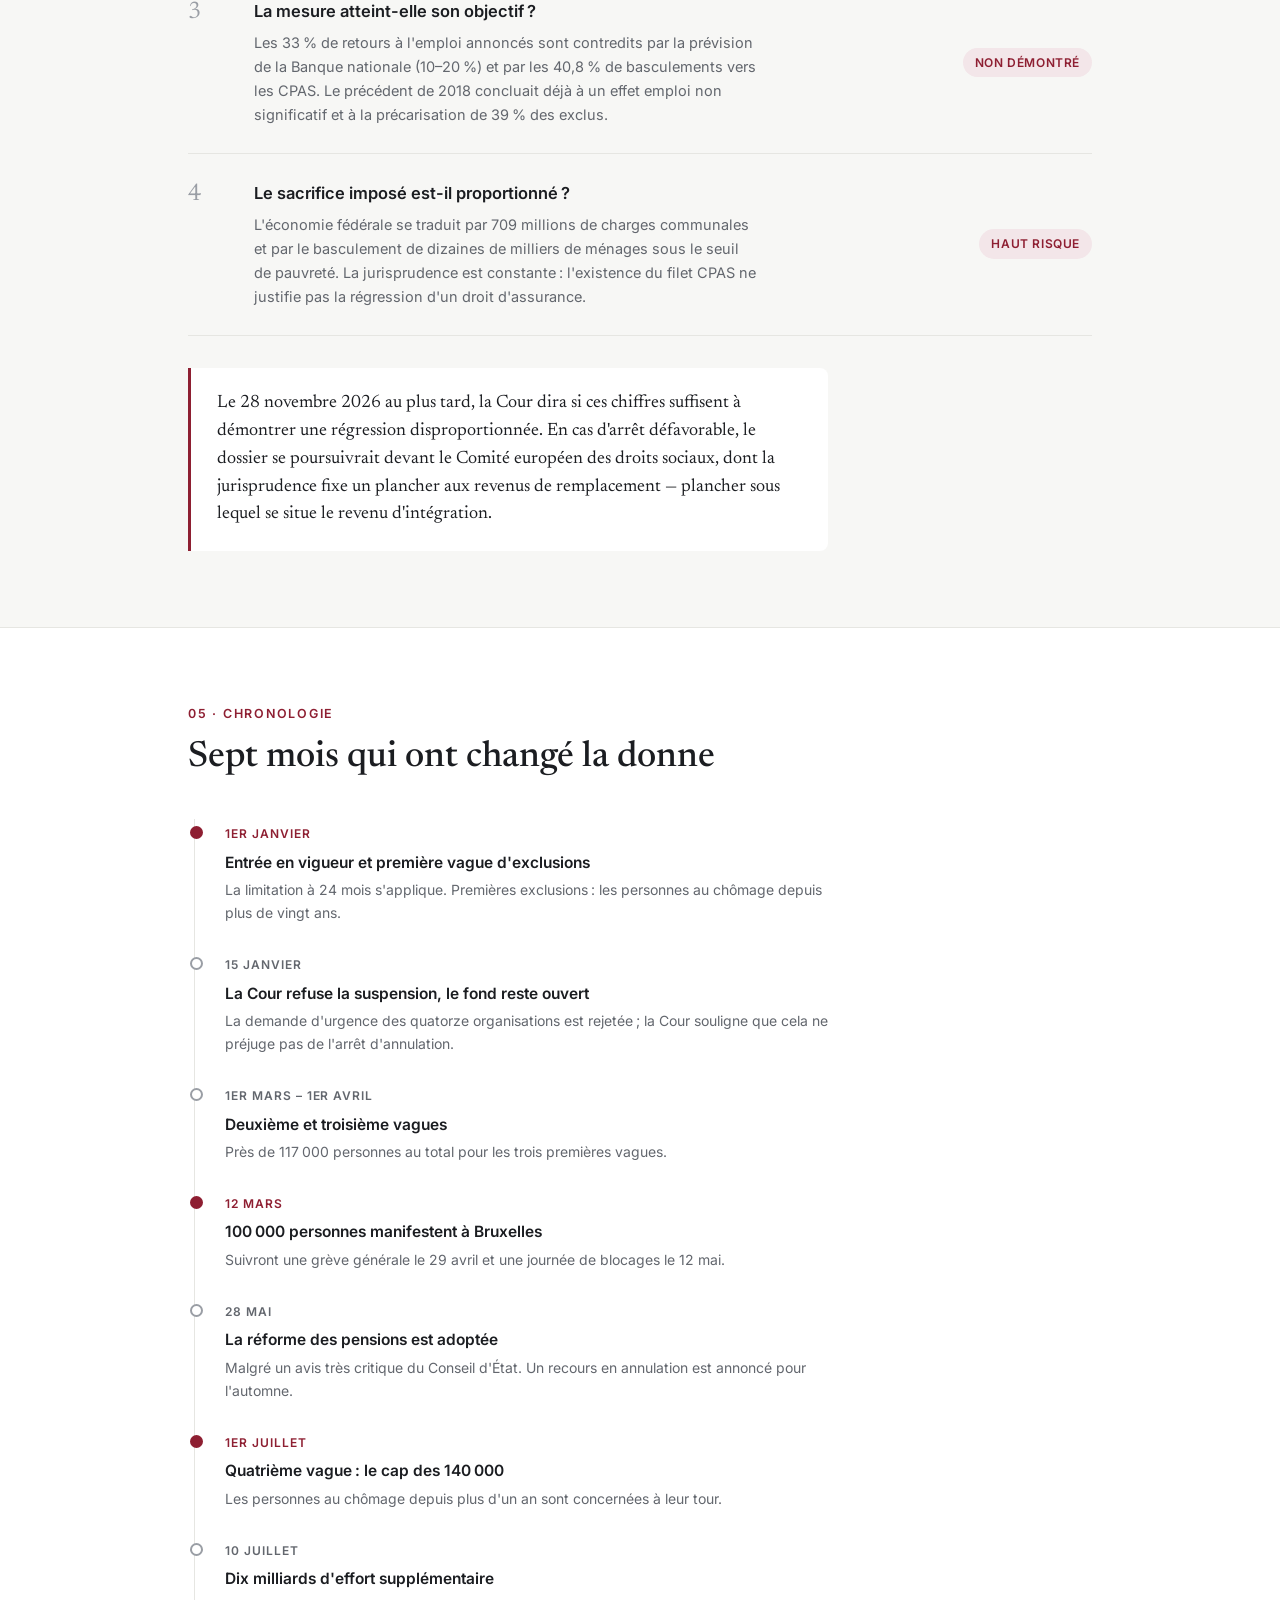
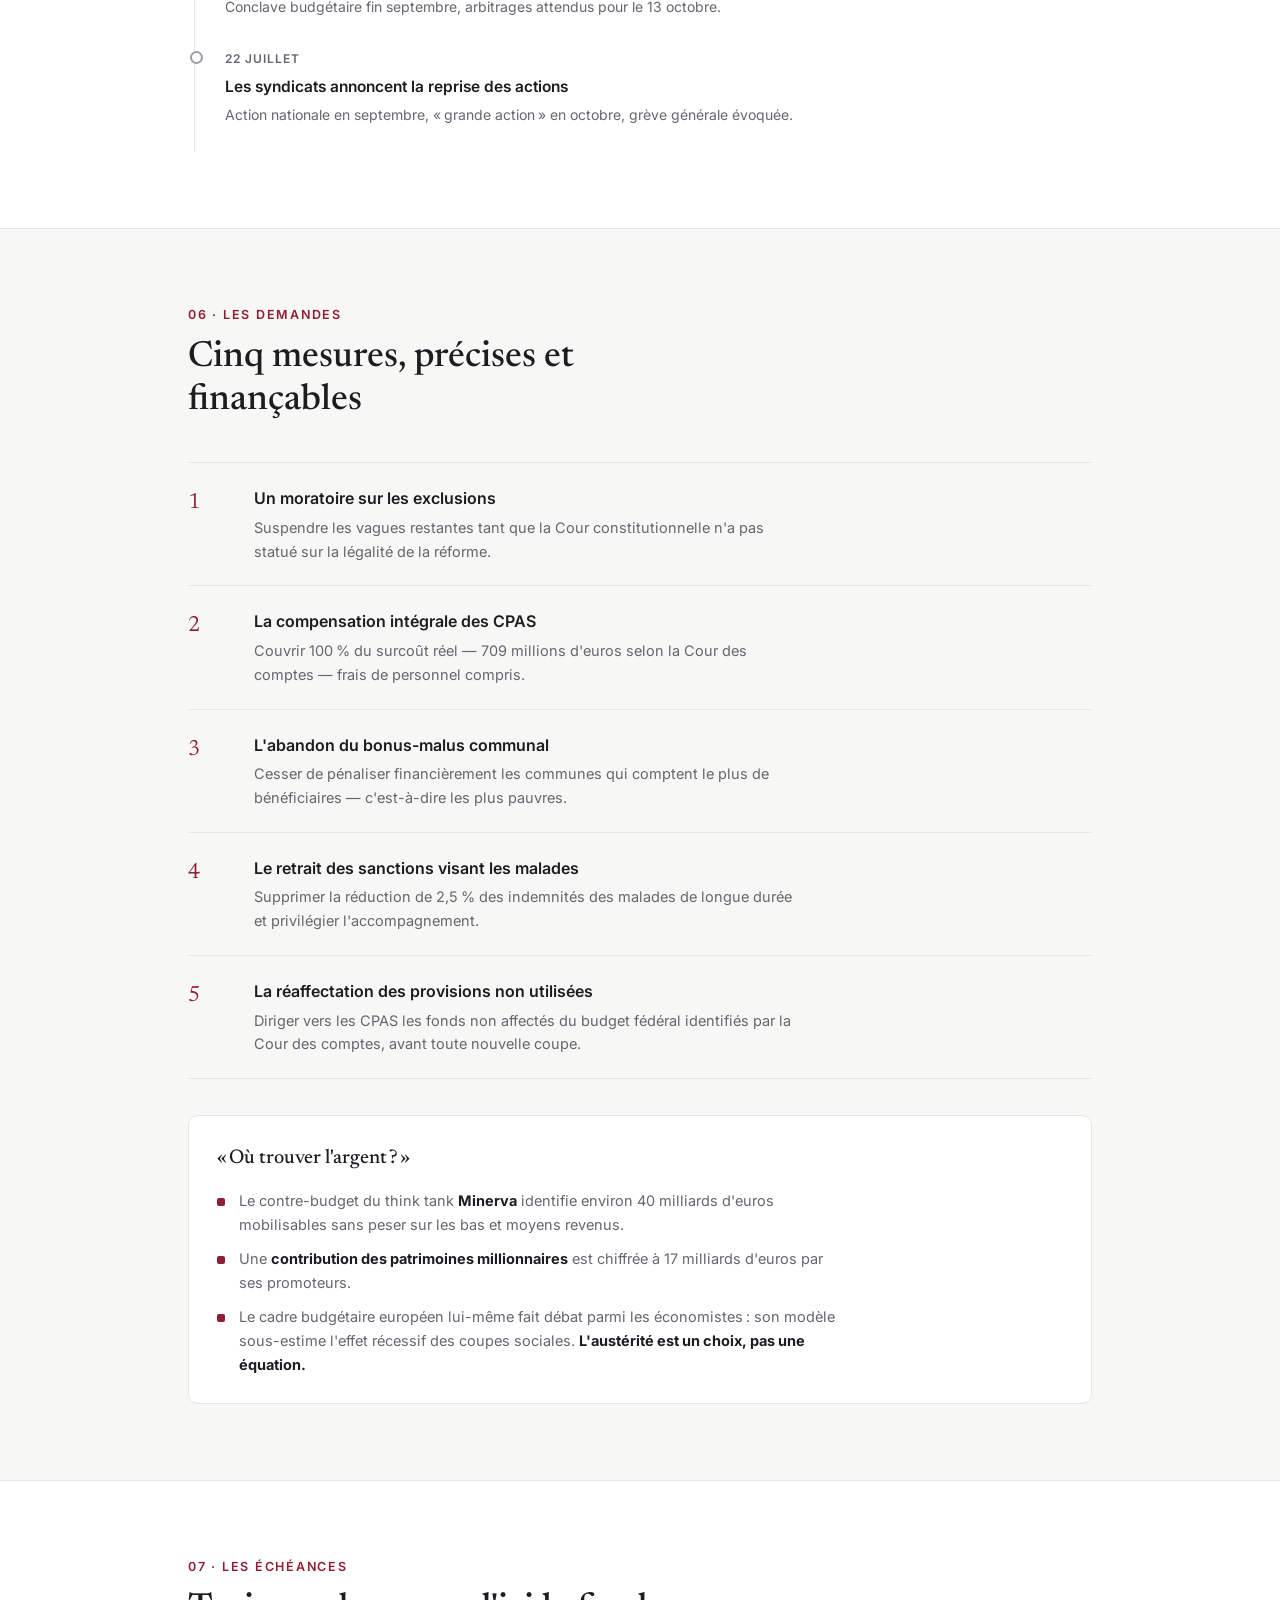
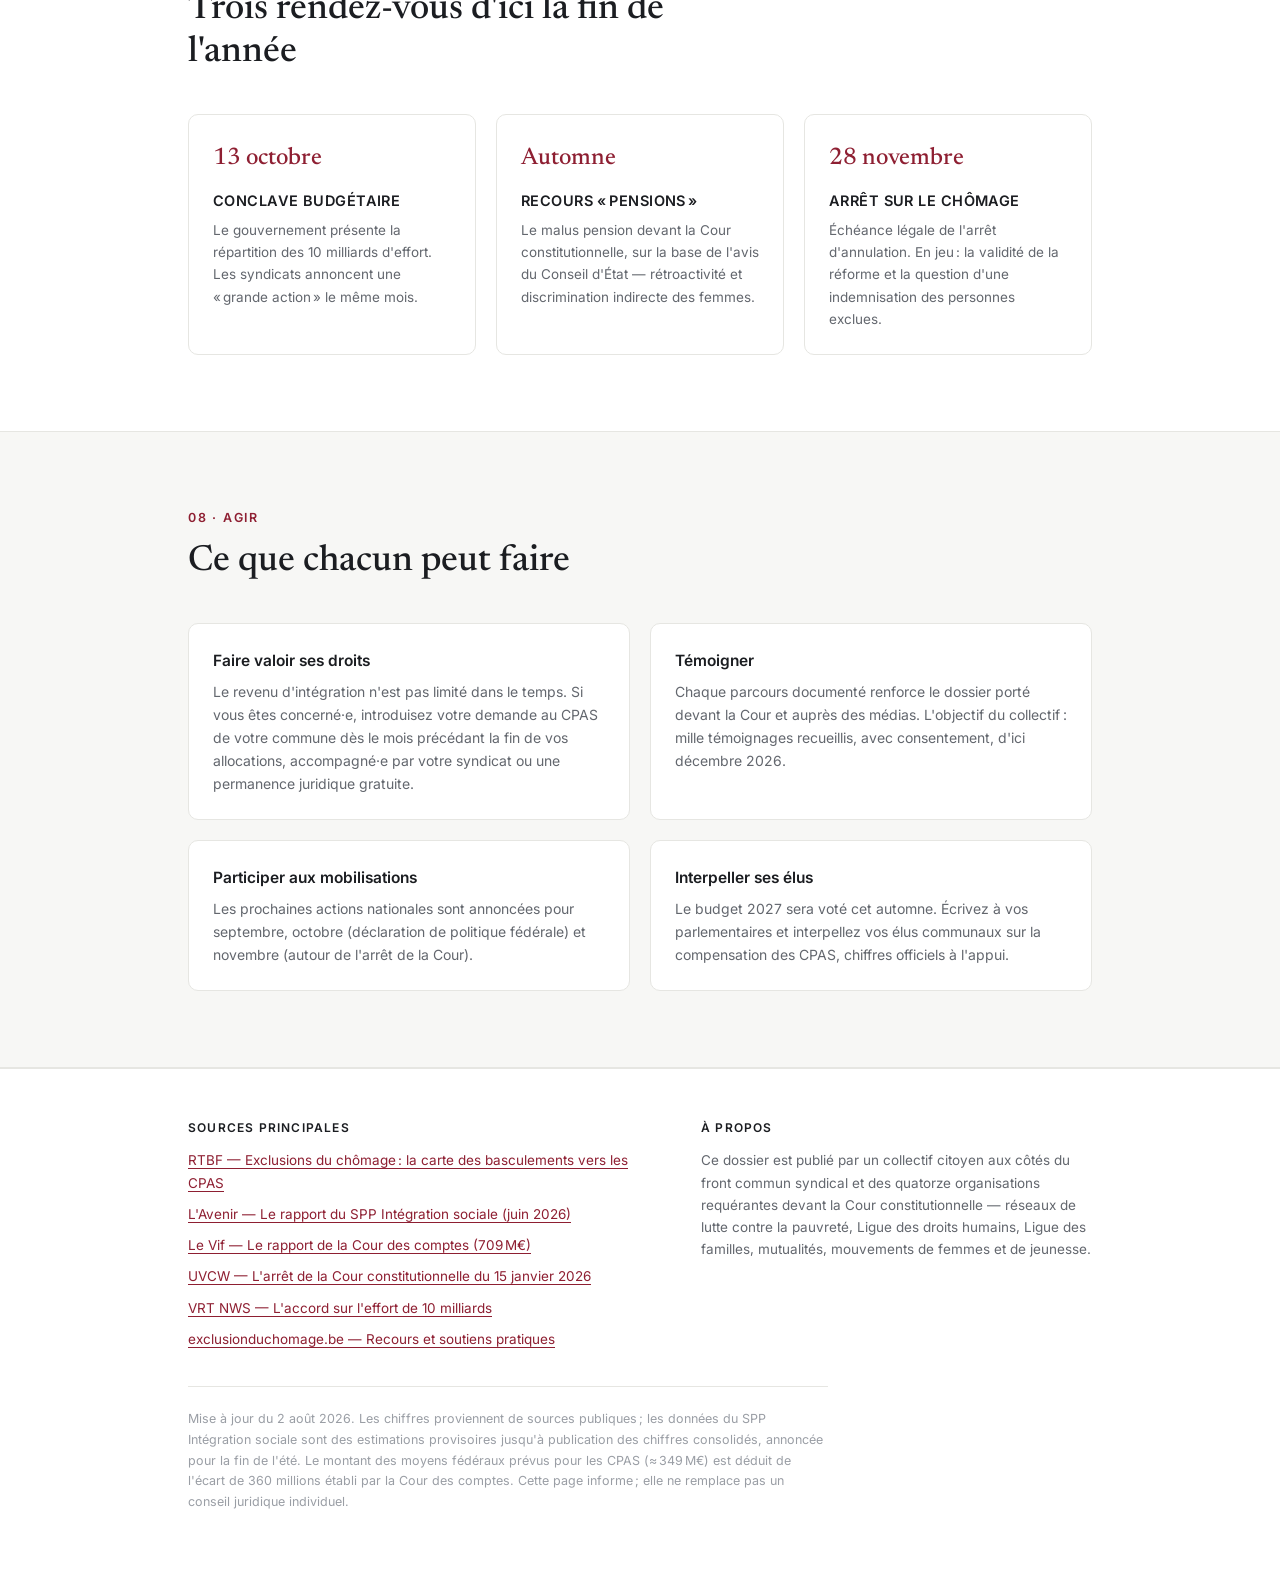
<file: 0/1/0/index.html>
<!DOCTYPE html>
<html lang="fr-BE">
<head>
<meta charset="UTF-8">
<meta name="viewport" content="width=device-width, initial-scale=1.0">

<!-- ===== SEO ===== -->
<title>Réforme du chômage 2026 en Belgique : exclusions, CPAS et Cour constitutionnelle — le dossier en chiffres</title>
<meta name="description" content="Plus de 140 000 personnes exclues du chômage depuis janvier 2026, 40,8 % basculent vers les CPAS. Données officielles, analyse juridique (article 23) et échéance du 28 novembre devant la Cour constitutionnelle.">
<link rel="canonical" href="https://ouaisfieu.github.io/plaidoyer/0/1/0/">
<meta name="robots" content="index, follow, max-image-preview:large">
<meta name="theme-color" content="#8E1F32">
<meta name="author" content="Collectif citoyen — plaidoyer STOP Arizona">

<!-- Open Graph -->
<meta property="og:type" content="article">
<meta property="og:locale" content="fr_BE">
<meta property="og:site_name" content="Plaidoyer citoyen">
<meta property="og:title" content="Réforme du chômage 2026 : les chiffres officiels face aux promesses">
<meta property="og:description" content="140 000+ exclusions, 40,8 % de basculements vers les CPAS, un écart de 360 millions pour les communes. Le dossier sourcé, avant l'arrêt de la Cour constitutionnelle du 28 novembre 2026.">
<meta property="og:url" content="https://ouaisfieu.github.io/plaidoyer/0/1/0/">
<meta property="article:published_time" content="2026-08-02">
<meta property="article:modified_time" content="2026-08-02">
<meta property="article:section" content="Politique sociale">
<meta property="article:tag" content="réforme du chômage">
<meta property="article:tag" content="CPAS">
<meta property="article:tag" content="Cour constitutionnelle">
<meta property="article:tag" content="gouvernement Arizona">

<!-- Twitter / X -->
<meta name="twitter:card" content="summary">
<meta name="twitter:title" content="Réforme du chômage 2026 : les chiffres officiels face aux promesses">
<meta name="twitter:description" content="140 000+ exclusions, 40,8 % vers les CPAS, arrêt de la Cour constitutionnelle attendu le 28 novembre 2026. Le dossier sourcé.">

<!-- ===== Données structurées (JSON-LD) ===== -->
<script type="application/ld+json">
{
  "@context": "https://schema.org",
  "@graph": [
    {
      "@type": "Article",
      "@id": "https://ouaisfieu.github.io/plaidoyer/0/1/0/#article",
      "mainEntityOfPage": { "@type": "WebPage", "@id": "https://ouaisfieu.github.io/plaidoyer/0/1/0/" },
      "headline": "Réforme du chômage 2026 en Belgique : les chiffres officiels face aux promesses",
      "description": "Depuis le 1er janvier 2026, les allocations de chômage sont limitées à 24 mois en Belgique. Plus de 140 000 personnes ont perdu leurs droits ; 40,8 % ont basculé vers les CPAS. Dossier de données et d'analyse juridique avant l'arrêt de la Cour constitutionnelle attendu au plus tard le 28 novembre 2026.",
      "inLanguage": "fr-BE",
      "datePublished": "2026-08-02",
      "dateModified": "2026-08-02",
      "author": {
        "@type": "Organization",
        "name": "Collectif citoyen — plaidoyer STOP Arizona",
        "url": "https://ouaisfieu.github.io/plaidoyer/"
      },
      "publisher": {
        "@type": "Organization",
        "name": "Plaidoyer citoyen",
        "url": "https://ouaisfieu.github.io/plaidoyer/"
      },
      "about": [
        { "@type": "Thing", "name": "Réforme de l'assurance chômage en Belgique (2026)" },
        { "@type": "Thing", "name": "Centres publics d'action sociale (CPAS)" },
        { "@type": "Thing", "name": "Article 23 de la Constitution belge — principe de standstill" },
        { "@type": "GovernmentOrganization", "name": "Cour constitutionnelle de Belgique" }
      ],
      "citation": [
        "https://www.rtbf.be/article/exclusions-du-chomage-combien-de-personnes-se-tournent-vers-le-cpas-pres-de-chez-vous-decouvrez-le-sur-notre-carte-11755346",
        "https://www.lavenir.net/actu/belgique/politique/2026/06/23/304-des-exclus-du-chomage-se-sont-tournes-vers-les-cpas-selon-une-estimation-provisoire-JVV3MDPRBRGHPIAPFPMENGW3CI/",
        "https://www.levif.be/belgique/politique/reforme-du-chomage-la-facture-pour-les-cpas-plus-lourde-que-prevu-selon-la-cour-des-comptes/",
        "https://www.uvcw.be/insertion/actus/art-9926",
        "https://www.vrt.be/vrtnws/fr/2026/07/10/budget-federal-le-gouvernement-s-accorde-sur-un-effort-de-10-m/"
      ]
    },
    {
      "@type": "BreadcrumbList",
      "@id": "https://ouaisfieu.github.io/plaidoyer/0/1/0/#breadcrumb",
      "itemListElement": [
        { "@type": "ListItem", "position": 1, "name": "Plaidoyer citoyen", "item": "https://ouaisfieu.github.io/plaidoyer/" },
        { "@type": "ListItem", "position": 2, "name": "Réforme du chômage 2026 — le dossier en chiffres", "item": "https://ouaisfieu.github.io/plaidoyer/0/1/0/" }
      ]
    },
    {
      "@type": "FAQPage",
      "@id": "https://ouaisfieu.github.io/plaidoyer/0/1/0/#faq",
      "mainEntity": [
        {
          "@type": "Question",
          "name": "Combien de personnes ont été exclues du chômage en Belgique en 2026 ?",
          "acceptedAnswer": { "@type": "Answer", "text": "Plus de 140 000 personnes ont perdu leurs allocations de chômage entre janvier et juillet 2026, en quatre vagues successives (1er janvier, 1er mars, 1er avril, 1er juillet). Environ 185 000 personnes au total seront concernées d'ici juillet 2027 selon les fédérations de CPAS." }
        },
        {
          "@type": "Question",
          "name": "Quelle part des exclus du chômage bascule vers les CPAS ?",
          "acceptedAnswer": { "@type": "Answer", "text": "Selon le SPP Intégration sociale, 40,8 % des personnes exclues se sont tournées vers les CPAS sur les cinq premiers mois de 2026 (estimation provisoire), contre environ un tiers annoncé par le gouvernement. Le taux dépasse 50 % à Charleroi." }
        },
        {
          "@type": "Question",
          "name": "Combien coûte la réforme du chômage aux CPAS et aux communes ?",
          "acceptedAnswer": { "@type": "Answer", "text": "La Cour des comptes estime le coût réel pour les CPAS à 709 millions d'euros d'ici 2029, soit environ 360 millions de plus que les compensations fédérales prévues. Cet écart reste à charge des villes et communes." }
        },
        {
          "@type": "Question",
          "name": "Quand la Cour constitutionnelle rendra-t-elle son arrêt sur la réforme du chômage ?",
          "acceptedAnswer": { "@type": "Answer", "text": "Saisie le 29 octobre 2025 par quatorze organisations, la Cour constitutionnelle a rejeté la demande de suspension le 15 janvier 2026 mais doit encore statuer sur le fond. L'arrêt d'annulation est attendu au plus tard le 28 novembre 2026 (délai légal de douze mois). Il portera notamment sur le respect de l'article 23 de la Constitution et du principe de standstill." }
        },
        {
          "@type": "Question",
          "name": "Que faire si je perds mes allocations de chômage ?",
          "acceptedAnswer": { "@type": "Answer", "text": "Le revenu d'intégration sociale (RIS) n'est pas limité dans le temps. Introduisez votre demande auprès du CPAS de votre commune de résidence, si possible dès le mois précédant la fin de vos allocations, et faites-vous accompagner par votre syndicat ou une permanence juridique gratuite." }
        }
      ]
    },
    {
      "@type": "Event",
      "@id": "https://ouaisfieu.github.io/plaidoyer/0/1/0/#evt-conclave",
      "name": "Conclave budgétaire fédéral — arbitrage de l'effort de 10 milliards d'euros",
      "startDate": "2026-10-13",
      "eventAttendanceMode": "https://schema.org/OfflineEventAttendanceMode",
      "eventStatus": "https://schema.org/EventScheduled",
      "location": { "@type": "Place", "name": "Bruxelles", "address": { "@type": "PostalAddress", "addressLocality": "Bruxelles", "addressCountry": "BE" } },
      "organizer": { "@type": "GovernmentOrganization", "name": "Gouvernement fédéral belge" },
      "description": "Échéance des travaux budgétaires fixée au deuxième mardi d'octobre, jour de la déclaration de politique fédérale à la Chambre."
    },
    {
      "@type": "Event",
      "@id": "https://ouaisfieu.github.io/plaidoyer/0/1/0/#evt-arret",
      "name": "Arrêt de la Cour constitutionnelle sur la réforme du chômage (échéance légale)",
      "startDate": "2026-11-28",
      "eventAttendanceMode": "https://schema.org/OfflineEventAttendanceMode",
      "eventStatus": "https://schema.org/EventScheduled",
      "location": { "@type": "Place", "name": "Cour constitutionnelle", "address": { "@type": "PostalAddress", "addressLocality": "Bruxelles", "addressCountry": "BE" } },
      "organizer": { "@type": "GovernmentOrganization", "name": "Cour constitutionnelle de Belgique" },
      "description": "Date limite légale pour l'arrêt d'annulation relatif à la limitation des allocations de chômage à 24 mois (recours introduit le 29 octobre 2025)."
    }
  ]
}
</script>

<link rel="preconnect" href="https://fonts.googleapis.com">
<link rel="preconnect" href="https://fonts.gstatic.com" crossorigin>
<link href="https://fonts.googleapis.com/css2?family=Newsreader:ital,opsz,wght@0,6..72,400;0,6..72,500;1,6..72,400&family=Inter:wght@400;500;600&display=swap" rel="stylesheet">

<style>
:root{
  --ink:#1B1D21; --muted:#63676E; --faint:#9A9EA5;
  --paper:#FFFFFF; --wash:#F7F7F5; --rule:#E6E6E2;
  --accent:#8E1F32; --accent-soft:#F3E6E9; --neutral:#C5C8CC;
  --measure:66ch;
}
*{margin:0;padding:0;box-sizing:border-box}
html{scroll-behavior:smooth}
@media (prefers-reduced-motion:reduce){
  html{scroll-behavior:auto}
  *,*::before,*::after{transition:none!important;animation:none!important}
}
body{font-family:'Inter',system-ui,sans-serif;font-size:16.5px;line-height:1.65;color:var(--ink);background:var(--paper);-webkit-font-smoothing:antialiased}
a{color:var(--accent);text-decoration-thickness:1px;text-underline-offset:3px}
a:hover{opacity:.8}
a:focus-visible{outline:2px solid var(--accent);outline-offset:3px}
.wrap{max-width:960px;margin:0 auto;padding:0 28px}
.num{font-variant-numeric:tabular-nums}
.skip{position:absolute;left:-9999px;top:0;background:var(--ink);color:#fff;padding:10px 16px;z-index:100;border-radius:0 0 6px 0}
.skip:focus{left:0}

header.site{position:sticky;top:0;z-index:10;background:rgba(255,255,255,.94);backdrop-filter:blur(6px);border-bottom:1px solid var(--rule)}
header.site .wrap{display:flex;align-items:center;justify-content:space-between;gap:16px;padding-top:14px;padding-bottom:14px}
.brand{font-family:'Newsreader',serif;font-size:19px;font-weight:500}
.brand span{color:var(--accent)}
nav.top{display:flex;gap:22px;font-size:13.5px;font-weight:500}
nav.top a{color:var(--muted);text-decoration:none}
nav.top a:hover{color:var(--ink);opacity:1}
.jchip{font-size:12.5px;font-weight:600;letter-spacing:.04em;color:var(--accent);background:var(--accent-soft);padding:5px 12px;border-radius:99px;white-space:nowrap}
@media(max-width:760px){nav.top{display:none}}

.hero{padding:88px 0 64px;border-bottom:1px solid var(--rule)}
.kicker{font-size:12.5px;font-weight:600;letter-spacing:.14em;text-transform:uppercase;color:var(--accent);margin-bottom:22px}
.hero h1{font-family:'Newsreader',serif;font-weight:500;font-size:clamp(34px,5.4vw,54px);line-height:1.12;letter-spacing:-.01em;max-width:23ch}
.hero h1 em{font-style:italic;font-weight:400}
.standfirst{margin-top:26px;font-size:clamp(17px,2.1vw,20px);line-height:1.6;color:var(--muted);max-width:56ch}
.standfirst strong{color:var(--ink);font-weight:600}
.hero .meta{margin-top:34px;display:flex;gap:28px;flex-wrap:wrap;font-size:13px;color:var(--faint)}
.hero .meta div b{display:block;color:var(--ink);font-weight:600;font-size:13.5px;margin-bottom:2px}

main section{padding:76px 0}
main section.wash{background:var(--wash);border-top:1px solid var(--rule);border-bottom:1px solid var(--rule)}
.sec-head{margin-bottom:40px}
.sec-head .kicker{margin-bottom:12px}
h2{font-family:'Newsreader',serif;font-weight:500;font-size:clamp(26px,3.6vw,36px);line-height:1.18;max-width:26ch}
.lede{margin-top:14px;color:var(--muted);max-width:var(--measure)}
.prose{max-width:var(--measure)}
.prose p{margin-bottom:18px}
.prose p:last-child{margin-bottom:0}

figure.fig{background:var(--paper);border:1px solid var(--rule);border-radius:10px;padding:28px 28px 22px;margin-top:28px}
main section.wash figure.fig{box-shadow:0 1px 3px rgba(27,29,33,.04)}
.fig-title{font-weight:600;font-size:15.5px;margin-bottom:4px}
.fig-sub{font-size:13.5px;color:var(--muted);margin-bottom:22px}
figcaption{margin-top:18px;padding-top:14px;border-top:1px solid var(--rule);font-size:12.5px;color:var(--faint)}
.legend{display:flex;gap:20px;flex-wrap:wrap;margin-bottom:20px;font-size:12.5px;color:var(--muted);list-style:none}
.legend li{display:inline-flex;align-items:center;gap:7px}
.dot{width:10px;height:10px;border-radius:2px;display:inline-block}
.dot.a{background:var(--accent)}
.dot.n{background:var(--neutral)}

.brow{display:grid;grid-template-columns:190px 1fr 64px;gap:14px;align-items:center;margin-bottom:12px}
.brow:last-child{margin-bottom:0}
.brow .lab{font-size:13.5px;color:var(--muted);line-height:1.35}
.brow .lab b{display:block;color:var(--ink);font-weight:600}
.track{background:var(--wash);border-radius:4px;height:22px;position:relative;overflow:hidden}
main section.wash .track{background:#ECECE8}
.bar{height:100%;border-radius:4px;width:0;transition:width 1s cubic-bezier(.22,.9,.3,1)}
.bar.a{background:var(--accent)}
.bar.n{background:var(--neutral)}
.bar.range{background:repeating-linear-gradient(45deg,var(--accent),var(--accent) 4px,#B04C5B 4px,#B04C5B 8px)}
.brow .val{font-size:14px;font-weight:600;text-align:right}
.marker{position:absolute;top:-4px;bottom:-4px;width:2px;background:var(--ink)}
.marker::after{content:attr(data-lab);position:absolute;top:-20px;left:50%;transform:translateX(-50%);font-size:11px;color:var(--muted);white-space:nowrap;font-weight:500}
@media(max-width:640px){.brow{grid-template-columns:1fr;gap:6px}.brow .val{text-align:left}}

dl.stats{display:grid;grid-template-columns:repeat(4,1fr);gap:1px;background:var(--rule);border:1px solid var(--rule);border-radius:10px;overflow:hidden;margin-top:28px}
dl.stats>div{background:var(--paper);padding:24px 22px;display:flex;flex-direction:column}
dl.stats dd{order:1;font-family:'Newsreader',serif;font-size:clamp(26px,3vw,34px);font-weight:500;line-height:1.1}
dl.stats dd small{font-size:.55em;color:var(--muted);font-family:'Inter',sans-serif;font-weight:500}
dl.stats dt{order:2;margin-top:8px;font-size:13px;color:var(--muted);line-height:1.45;font-weight:400}
dl.stats .s{order:3;margin-top:8px;font-size:11px;color:var(--faint);text-transform:uppercase;letter-spacing:.06em;font-weight:500}
@media(max-width:860px){dl.stats{grid-template-columns:1fr 1fr}}
@media(max-width:480px){dl.stats{grid-template-columns:1fr}}

.vchart{display:flex;align-items:flex-end;height:220px;margin-top:6px;border-bottom:1px solid var(--rule)}
.vcol{flex:1;display:flex;flex-direction:column;align-items:center;justify-content:flex-end;gap:8px;height:100%}
.vbar{width:52%;max-width:74px;background:var(--neutral);border-radius:4px 4px 0 0;height:0;transition:height 1s cubic-bezier(.22,.9,.3,1)}
.vbar.a{background:var(--accent)}
.vval{font-size:13.5px;font-weight:600}
.vaxis{display:flex;margin-top:10px}
.vaxis span{flex:1;text-align:center;font-size:12.5px;color:var(--muted)}

ol.etapes{border-top:1px solid var(--rule);margin-top:8px;list-style:none;counter-reset:et}
ol.etapes>li{display:grid;grid-template-columns:44px 1fr 150px;gap:22px;padding:26px 0;border-bottom:1px solid var(--rule);align-items:start;counter-increment:et}
ol.etapes>li::before{content:counter(et);font-family:'Newsreader',serif;font-size:24px;color:var(--faint);line-height:1.2}
ol.etapes h3{font-size:16.5px;font-weight:600;margin-bottom:6px}
ol.etapes p{font-size:14.5px;color:var(--muted);max-width:56ch}
.statut{justify-self:end;align-self:center;font-size:12px;font-weight:600;letter-spacing:.05em;text-transform:uppercase;padding:5px 12px;border-radius:99px;white-space:nowrap}
.statut.rouge{color:var(--accent);background:var(--accent-soft)}
.statut.gris{color:var(--muted);background:var(--wash)}
main section.wash .statut.gris{background:#ECECE8}
@media(max-width:680px){ol.etapes>li{grid-template-columns:44px 1fr}.statut{grid-column:2;justify-self:start}}
.note-cle{margin-top:32px;padding:22px 26px;border-left:3px solid var(--accent);background:var(--wash);border-radius:0 8px 8px 0;font-family:'Newsreader',serif;font-size:18px;line-height:1.55;max-width:64ch}
main section.wash .note-cle{background:#fff}

ol.chrono{border-left:1px solid var(--rule);margin-left:6px;list-style:none;margin-top:8px}
ol.chrono li{position:relative;padding:0 0 26px 30px;max-width:64ch}
ol.chrono li::before{content:"";position:absolute;left:-5px;top:7px;width:9px;height:9px;border-radius:50%;background:var(--paper);border:2px solid var(--faint)}
ol.chrono li.fort::before{background:var(--accent);border-color:var(--accent)}
ol.chrono time{font-size:12px;font-weight:600;letter-spacing:.08em;text-transform:uppercase;color:var(--muted)}
ol.chrono li.fort time{color:var(--accent)}
ol.chrono h3{font-size:15.5px;font-weight:600;margin:3px 0 3px}
ol.chrono p{font-size:14px;color:var(--muted)}

ol.demandes{counter-reset:d;margin-top:8px;border-top:1px solid var(--rule);list-style:none}
ol.demandes>li{counter-increment:d;display:grid;grid-template-columns:44px 1fr;gap:22px;padding:22px 0;border-bottom:1px solid var(--rule)}
ol.demandes>li::before{content:counter(d);font-family:'Newsreader',serif;font-size:22px;color:var(--accent)}
ol.demandes h3{font-size:16px;font-weight:600;margin-bottom:4px}
ol.demandes p{font-size:14.5px;color:var(--muted);max-width:60ch}
.argent{margin-top:36px;background:var(--paper);border:1px solid var(--rule);border-radius:10px;padding:26px 28px}
.argent h3{font-family:'Newsreader',serif;font-size:20px;font-weight:500;margin-bottom:14px}
.argent ul{list-style:none;display:grid;gap:10px}
.argent li{position:relative;padding-left:22px;font-size:14.5px;color:var(--muted);max-width:70ch}
.argent li::before{content:"";position:absolute;left:0;top:9px;width:8px;height:8px;border-radius:2px;background:var(--accent)}
.argent li b{color:var(--ink)}

ul.eches{display:grid;grid-template-columns:repeat(3,1fr);gap:20px;margin-top:8px;list-style:none}
@media(max-width:800px){ul.eches{grid-template-columns:1fr}}
ul.eches li{border:1px solid var(--rule);border-radius:10px;padding:24px;background:var(--paper)}
ul.eches time{font-family:'Newsreader',serif;font-size:24px;font-weight:500;color:var(--accent);display:block}
ul.eches h3{font-size:14.5px;font-weight:600;margin:10px 0 6px;text-transform:uppercase;letter-spacing:.03em}
ul.eches p{font-size:13.5px;color:var(--muted)}

ul.agir{display:grid;grid-template-columns:1fr 1fr;gap:20px;margin-top:8px;list-style:none}
@media(max-width:680px){ul.agir{grid-template-columns:1fr}}
ul.agir li{border:1px solid var(--rule);border-radius:10px;padding:24px;background:var(--paper)}
ul.agir h3{font-size:15.5px;font-weight:600;margin-bottom:6px}
ul.agir p{font-size:14px;color:var(--muted)}

footer{border-top:1px solid var(--rule);padding:52px 0 64px;font-size:13.5px;color:var(--muted)}
footer .cols{display:grid;grid-template-columns:1.2fr 1fr;gap:44px}
@media(max-width:680px){footer .cols{grid-template-columns:1fr}}
footer h2{font-family:'Inter',sans-serif;font-size:12px;font-weight:600;letter-spacing:.1em;text-transform:uppercase;color:var(--ink);margin-bottom:14px;max-width:none}
footer ul{list-style:none;display:grid;gap:9px}
footer .disclaimer{margin-top:36px;padding-top:22px;border-top:1px solid var(--rule);font-size:12.5px;color:var(--faint);max-width:80ch}

.reveal{opacity:0;transform:translateY(10px);transition:opacity .55s ease,transform .55s ease}
.reveal.vu{opacity:1;transform:none}
</style>
</head>
<body>
<a class="skip" href="#contenu">Aller au contenu</a>

<header class="site">
  <div class="wrap">
    <p class="brand">Le dossier <span>chômage</span> — 2026</p>
    <nav class="top" aria-label="Sommaire du dossier">
      <a href="#donnees">Les données</a>
      <a href="#cpas">Les communes</a>
      <a href="#droit">Le droit</a>
      <a href="#chrono">Chronologie</a>
      <a href="#agir">Agir</a>
    </nav>
    <p class="jchip num" id="jchip">Arrêt de la Cour : <time datetime="2026-11-28">28 nov. 2026</time></p>
  </div>
</header>

<main id="contenu">
<article>

<header class="hero">
  <div class="wrap">
    <p class="kicker">Plaidoyer citoyen · Belgique · Été 2026</p>
    <h1>La réforme du chômage, <em>à l'épreuve des chiffres</em></h1>
    <p class="standfirst">Depuis le <time datetime="2026-01-01">1er janvier 2026</time>, les allocations de chômage sont limitées à deux ans en Belgique. <strong>Plus de 140&#8239;000 personnes</strong> ont déjà perdu leurs droits. Le gouvernement Arizona annonçait qu'un tiers d'entre elles retrouverait un emploi&#8239;; les données officielles racontent autre chose. Le <time datetime="2026-11-28">28&nbsp;novembre</time> au plus tard, la Cour constitutionnelle tranchera. Voici le dossier, pièce par pièce.</p>
    <div class="meta">
      <div><b>Mis à jour</b><time datetime="2026-08-02">2 août 2026</time></div>
      <div><b>Sources</b>SPP Intégration sociale, Cour des comptes, ONEM, BNB</div>
      <div><b>Échéance</b><span class="num" id="jhero">J−… avant l'arrêt de la Cour</span></div>
    </div>
  </div>
</header>

<section id="donnees" aria-labelledby="h-donnees">
  <div class="wrap">
    <header class="sec-head">
      <p class="kicker">01 · Les données</p>
      <h2 id="h-donnees">Exclusions du chômage&#8239;: ce qui était annoncé, ce qui est mesuré</h2>
      <p class="lede">Le scénario gouvernemental reposait sur la règle des «&#8239;trois tiers&#8239;»&#8239;: un tiers des personnes exclues retrouverait un emploi, un tiers se tournerait vers le CPAS, un tiers ni l'un ni l'autre. Six mois de données officielles permettent désormais de confronter cette hypothèse à la réalité.</p>
    </header>

    <dl class="stats reveal">
      <div>
        <dt>personnes exclues du chômage entre janvier et juillet 2026, en quatre vagues successives</dt>
        <dd class="num">140&#8239;000<small>+</small></dd>
        <span class="s">ONEM · RTBF</span>
      </div>
      <div>
        <dt>d'entre elles ont introduit une demande au CPAS sur les cinq premiers mois de l'année</dt>
        <dd class="num">40,8<small>&#8239;%</small></dd>
        <span class="s">SPP Intégration sociale</span>
      </div>
      <div>
        <dt>de retours à l'emploi à court terme&#8239;: la prévision de la Banque nationale, contre 33&#8239;% annoncés</dt>
        <dd class="num">10–20<small>&#8239;%</small></dd>
        <span class="s">Banque nationale</span>
      </div>
      <div>
        <dt>personnes concernées au total d'ici juillet 2027, quand les dernières vagues auront eu lieu</dt>
        <dd class="num">≈&#8239;185&#8239;000</dd>
        <span class="s">UVCW · Fédérations de CPAS</span>
      </div>
    </dl>

    <figure class="fig reveal" role="img" aria-label="Graphique comparant les annonces du gouvernement et les données mesurées : basculement vers le CPAS annoncé à environ 33 %, mesuré à 40,8 % en moyenne nationale et plus de 50 % à Charleroi ; retour à l'emploi annoncé à 33 %, prévu entre 10 et 20 % par la Banque nationale.">
      <p class="fig-title">La règle des «&#8239;trois tiers&#8239;» face aux données</p>
      <p class="fig-sub">Part des personnes exclues, en&#8239;% — annoncé vs mesuré ou prévu</p>
      <ul class="legend">
        <li><i class="dot n" aria-hidden="true"></i>Annoncé par le gouvernement</li>
        <li><i class="dot a" aria-hidden="true"></i>Mesuré / prévu par les institutions</li>
      </ul>

      <div class="brow">
        <p class="lab"><b>Basculement vers le CPAS</b>annoncé</p>
        <div class="track"><div class="bar n" data-w="33%"></div></div>
        <p class="val num">≈&#8239;33&#8239;%</p>
      </div>
      <div class="brow">
        <p class="lab">mesuré — moyenne nationale, janv.–mai 2026</p>
        <div class="track">
          <div class="bar a" data-w="40.8%"></div>
          <div class="marker" style="left:50%" data-lab="Charleroi : &gt; 50 %"></div>
        </div>
        <p class="val num">40,8&#8239;%</p>
      </div>

      <div class="brow" style="margin-top:26px">
        <p class="lab"><b>Retour à l'emploi</b>annoncé</p>
        <div class="track"><div class="bar n" data-w="33%"></div></div>
        <p class="val num">33&#8239;%</p>
      </div>
      <div class="brow">
        <p class="lab">prévu — Banque nationale (fourchette)</p>
        <div class="track"><div class="bar range" data-w="20%"></div></div>
        <p class="val num">10–20&#8239;%</p>
      </div>

      <figcaption>Lecture&#8239;: sur 100 personnes exclues, le gouvernement en attendait environ 33 au CPAS&#8239;; les services publics en ont compté 40,8 en moyenne — et plus de 50 dans certaines grandes villes. Sources&#8239;: SPP Intégration sociale (rapport du <time datetime="2026-06-01">1er juin 2026</time>, estimations provisoires)&#8239;; Banque nationale, citée par la Cour des comptes&#8239;; RTBF.</figcaption>
    </figure>

    <figure class="fig reveal" role="img" aria-label="Graphique de progression : plus de 140 000 personnes déjà exclues à la mi-2026, sur environ 185 000 attendues d'ici juillet 2027.">
      <p class="fig-title">Où en sont les exclusions</p>
      <p class="fig-sub">Personnes ayant perdu leurs allocations — réalisé à la mi-2026 vs total attendu d'ici juillet 2027</p>
      <div class="brow">
        <p class="lab"><b>Déjà exclues</b>vagues de janv., mars, avril et juillet 2026</p>
        <div class="track"><div class="bar a" data-w="76%"></div></div>
        <p class="val num">140&#8239;000+</p>
      </div>
      <div class="brow">
        <p class="lab">Total attendu sur la période janv. 2026 – juil. 2027</p>
        <div class="track"><div class="bar n" data-w="100%"></div></div>
        <p class="val num">≈&#8239;185&#8239;000</p>
      </div>
      <figcaption>Les trois premières vagues (janvier–avril) représentaient à elles seules près de 117&#8239;000 personnes, soit 63&#8239;% du contingent total de la période selon les fédérations de CPAS. Les envois de la dernière vague s'étalent jusqu'au <time datetime="2027-06-30">30 juin 2027</time>. Sources&#8239;: UVCW, ONEM.</figcaption>
    </figure>
  </div>
</section>

<section class="wash" id="cpas" aria-labelledby="h-cpas">
  <div class="wrap">
    <header class="sec-head">
      <p class="kicker">02 · Le transfert</p>
      <h2 id="h-cpas">CPAS et communes&#8239;: la facture glisse de l'État vers le local</h2>
      <p class="lede">Chaque personne qui bascule du chômage vers le revenu d'intégration change de guichet — et de payeur. L'assurance chômage est fédérale&#8239;; le CPAS est communal. La Cour des comptes a chiffré l'écart entre le coût réel de ce transfert et ce que le fédéral prévoit de compenser.</p>
    </header>

    <figure class="fig reveal" role="img" aria-label="Graphique comparant le coût réel pour les CPAS, 709 millions d'euros d'ici 2029 selon la Cour des comptes, aux moyens prévus, environ 349 millions, soit un écart de 360 millions à charge des communes.">
      <p class="fig-title">Coût pour les CPAS d'ici 2029&#8239;: l'écart de 360 millions</p>
      <p class="fig-sub">En millions d'euros, cumulés 2026–2029</p>
      <div class="brow">
        <p class="lab"><b>Coût réel estimé</b>Cour des comptes</p>
        <div class="track"><div class="bar a" data-w="100%"></div></div>
        <p class="val num">709&#8239;M€</p>
      </div>
      <div class="brow">
        <p class="lab"><b>Moyens prévus</b>compensations fédérales</p>
        <div class="track"><div class="bar n" data-w="49.2%"></div></div>
        <p class="val num">≈&#8239;349&#8239;M€</p>
      </div>
      <figcaption>L'écart — environ 360 millions d'euros — reste à charge des villes et communes, qui financent leurs CPAS. S'y ajoutent des coûts non chiffrés&#8239;: personnel supplémentaire, délais légaux de 30 jours sous tension, et l'afflux des personnes qui, avec les conditions d'accès durcies, n'ouvriront plus jamais de droit au chômage. Source&#8239;: Cour des comptes, rapport sur le budget initial 2026 (février 2026).</figcaption>
    </figure>

    <div class="prose reveal" style="margin-top:32px">
      <p>Au-delà des montants, c'est un changement de nature&#8239;: on passe d'un droit d'<strong>assurance</strong> — financé par les cotisations, versé sans condition de ressources — à une aide <strong>résiduelle</strong>, soumise à enquête sur les revenus du ménage. Entre les deux, des semaines sans ressources pour les familles, la perte fréquente du statut BIM et des tarifs sociaux qui en dépendent, et un renoncement aux soins documenté par les mutualités.</p>
    </div>
  </div>
</section>

<section id="budget" aria-labelledby="h-budget">
  <div class="wrap">
    <header class="sec-head">
      <p class="kicker">03 · Le contexte</p>
      <h2 id="h-budget">Budget fédéral&#8239;: un déficit qui se creuse malgré l'austérité</h2>
      <p class="lede">La réforme du chômage était présentée comme une nécessité budgétaire. Dix-huit mois plus tard, la trajectoire des finances publiques continue de se dégrader — et le gouvernement a annoncé, le <time datetime="2026-07-10">10 juillet 2026</time>, un effort supplémentaire de 10 milliards d'euros d'ici 2029.</p>
    </header>

    <figure class="fig reveal" role="img" aria-label="Graphique en barres du déficit fédéral projeté à politique inchangée : 25,7 milliards d'euros en 2026, 38,3 milliards en 2029, 44 milliards en 2031, selon le Comité de monitoring.">
      <p class="fig-title">Déficit de l'entité fédérale, à politique inchangée</p>
      <p class="fig-sub">En milliards d'euros — projections du Comité de monitoring, juillet 2026</p>
      <div class="vchart">
        <div class="vcol"><span class="vval num">25,7</span><div class="vbar a" data-h="58%"></div></div>
        <div class="vcol"><span class="vval num">38,3</span><div class="vbar" data-h="87%"></div></div>
        <div class="vcol"><span class="vval num">44,0</span><div class="vbar" data-h="100%"></div></div>
      </div>
      <div class="vaxis"><span>2026<br><small>3,9&#8239;% du PIB</small></span><span>2029<br><small>5,2&#8239;% du PIB</small></span><span>2031<br><small>5,7&#8239;% du PIB</small></span></div>
      <figcaption>La dette publique atteindrait 112,7&#8239;% du PIB dès 2027 et 122,6&#8239;% en 2031. Le Comité de monitoring exigeait au minimum 7,7 milliards d'économies&#8239;; le gouvernement a fixé la barre à 10 milliards, à arbitrer lors du conclave de la rentrée (échéance&#8239;: <time datetime="2026-10-13">13 octobre</time>). La Cour des comptes relève par ailleurs que les «&#8239;effets retour&#8239;» attendus des réformes sociales ont été largement surestimés, et que le budget 2026 contient des provisions non affectées de plusieurs milliards, hors contrôle parlementaire. Sources&#8239;: Comité de monitoring&#8239;; Agence fédérale de la dette&#8239;; Cour des comptes.</figcaption>
    </figure>
  </div>
</section>

<section class="wash" id="droit" aria-labelledby="h-droit">
  <div class="wrap">
    <header class="sec-head">
      <p class="kicker">04 · Le droit</p>
      <h2 id="h-droit">Article 23 et standstill&#8239;: les quatre questions que la Cour devra trancher</h2>
      <p class="lede">L'article 23 de la Constitution garantit le droit à la sécurité sociale et interdit à l'État d'en réduire significativement la protection sans justification proportionnée — le principe dit de <em>standstill</em>. Saisie par quatorze organisations, la Cour constitutionnelle appliquera un test en quatre étapes. État des lieux, étape par étape.</p>
    </header>

    <ol class="etapes">
      <li class="reveal">
        <div>
          <h3>Y a-t-il un recul important de la protection&#8239;?</h3>
          <p>Un droit illimité dans le temps devient un droit plafonné à 24 mois&#8239;; plus de 140&#8239;000 personnes perdent tout revenu de remplacement, avec effets en cascade sur la santé et l'énergie. Le Conseil d'État et l'Institut fédéral des droits humains l'ont constaté.</p>
        </div>
        <span class="statut rouge">Établi</span>
      </li>
      <li class="reveal">
        <div>
          <h3>Le gouvernement poursuit-il un objectif d'intérêt général&#8239;?</h3>
          <p>L'assainissement budgétaire et le taux d'emploi sont des motifs recevables. Mais leur poids est réduit par l'existence d'alternatives moins lourdes — fiscalité du patrimoine, provisions non affectées — que le gouvernement n'a pas examinées.</p>
        </div>
        <span class="statut gris">Recevable mais fragile</span>
      </li>
      <li class="reveal">
        <div>
          <h3>La mesure atteint-elle son objectif&#8239;?</h3>
          <p>Les 33&#8239;% de retours à l'emploi annoncés sont contredits par la prévision de la Banque nationale (10–20&#8239;%) et par les 40,8&#8239;% de basculements vers les CPAS. Le précédent de 2018 concluait déjà à un effet emploi non significatif et à la précarisation de 39&#8239;% des exclus.</p>
        </div>
        <span class="statut rouge">Non démontré</span>
      </li>
      <li class="reveal">
        <div>
          <h3>Le sacrifice imposé est-il proportionné&#8239;?</h3>
          <p>L'économie fédérale se traduit par 709 millions de charges communales et par le basculement de dizaines de milliers de ménages sous le seuil de pauvreté. La jurisprudence est constante&#8239;: l'existence du filet CPAS ne justifie pas la régression d'un droit d'assurance.</p>
        </div>
        <span class="statut rouge">Haut risque</span>
      </li>
    </ol>

    <p class="note-cle reveal">Le <time datetime="2026-11-28">28 novembre 2026</time> au plus tard, la Cour dira si ces chiffres suffisent à démontrer une régression disproportionnée. En cas d'arrêt défavorable, le dossier se poursuivrait devant le Comité européen des droits sociaux, dont la jurisprudence fixe un plancher aux revenus de remplacement — plancher sous lequel se situe le revenu d'intégration.</p>
  </div>
</section>

<section id="chrono" aria-labelledby="h-chrono">
  <div class="wrap">
    <header class="sec-head">
      <p class="kicker">05 · Chronologie</p>
      <h2 id="h-chrono">Sept mois qui ont changé la donne</h2>
    </header>
    <ol class="chrono">
      <li class="fort reveal"><time datetime="2026-01-01">1er janvier</time><h3>Entrée en vigueur et première vague d'exclusions</h3><p>La limitation à 24 mois s'applique. Premières exclusions&#8239;: les personnes au chômage depuis plus de vingt ans.</p></li>
      <li class="reveal"><time datetime="2026-01-15">15 janvier</time><h3>La Cour refuse la suspension, le fond reste ouvert</h3><p>La demande d'urgence des quatorze organisations est rejetée&#8239;; la Cour souligne que cela ne préjuge pas de l'arrêt d'annulation.</p></li>
      <li class="reveal"><time datetime="2026-03-01">1er mars – 1er avril</time><h3>Deuxième et troisième vagues</h3><p>Près de 117&#8239;000 personnes au total pour les trois premières vagues.</p></li>
      <li class="fort reveal"><time datetime="2026-03-12">12 mars</time><h3>100&#8239;000 personnes manifestent à Bruxelles</h3><p>Suivront une grève générale le 29 avril et une journée de blocages le 12 mai.</p></li>
      <li class="reveal"><time datetime="2026-05-28">28 mai</time><h3>La réforme des pensions est adoptée</h3><p>Malgré un avis très critique du Conseil d'État. Un recours en annulation est annoncé pour l'automne.</p></li>
      <li class="fort reveal"><time datetime="2026-07-01">1er juillet</time><h3>Quatrième vague&#8239;: le cap des 140&#8239;000</h3><p>Les personnes au chômage depuis plus d'un an sont concernées à leur tour.</p></li>
      <li class="reveal"><time datetime="2026-07-10">10 juillet</time><h3>Dix milliards d'effort supplémentaire</h3><p>Conclave budgétaire fin septembre, arbitrages attendus pour le 13 octobre.</p></li>
      <li class="reveal"><time datetime="2026-07-22">22 juillet</time><h3>Les syndicats annoncent la reprise des actions</h3><p>Action nationale en septembre, «&#8239;grande action&#8239;» en octobre, grève générale évoquée.</p></li>
    </ol>
  </div>
</section>

<section class="wash" id="demandes" aria-labelledby="h-demandes">
  <div class="wrap">
    <header class="sec-head">
      <p class="kicker">06 · Les demandes</p>
      <h2 id="h-demandes">Cinq mesures, précises et finançables</h2>
    </header>
    <ol class="demandes">
      <li class="reveal"><div><h3>Un moratoire sur les exclusions</h3><p>Suspendre les vagues restantes tant que la Cour constitutionnelle n'a pas statué sur la légalité de la réforme.</p></div></li>
      <li class="reveal"><div><h3>La compensation intégrale des CPAS</h3><p>Couvrir 100&#8239;% du surcoût réel — 709 millions d'euros selon la Cour des comptes — frais de personnel compris.</p></div></li>
      <li class="reveal"><div><h3>L'abandon du bonus-malus communal</h3><p>Cesser de pénaliser financièrement les communes qui comptent le plus de bénéficiaires — c'est-à-dire les plus pauvres.</p></div></li>
      <li class="reveal"><div><h3>Le retrait des sanctions visant les malades</h3><p>Supprimer la réduction de 2,5&#8239;% des indemnités des malades de longue durée et privilégier l'accompagnement.</p></div></li>
      <li class="reveal"><div><h3>La réaffectation des provisions non utilisées</h3><p>Diriger vers les CPAS les fonds non affectés du budget fédéral identifiés par la Cour des comptes, avant toute nouvelle coupe.</p></div></li>
    </ol>

    <aside class="argent reveal" aria-labelledby="h-argent">
      <h3 id="h-argent">«&#8239;Où trouver l'argent&#8239;?&#8239;»</h3>
      <ul>
        <li>Le contre-budget du think tank <b>Minerva</b> identifie environ 40 milliards d'euros mobilisables sans peser sur les bas et moyens revenus.</li>
        <li>Une <b>contribution des patrimoines millionnaires</b> est chiffrée à 17 milliards d'euros par ses promoteurs.</li>
        <li>Le cadre budgétaire européen lui-même fait débat parmi les économistes&#8239;: son modèle sous-estime l'effet récessif des coupes sociales. <b>L'austérité est un choix, pas une équation.</b></li>
      </ul>
    </aside>
  </div>
</section>

<section id="automne" aria-labelledby="h-automne">
  <div class="wrap">
    <header class="sec-head">
      <p class="kicker">07 · Les échéances</p>
      <h2 id="h-automne">Trois rendez-vous d'ici la fin de l'année</h2>
    </header>
    <ul class="eches">
      <li class="reveal"><time datetime="2026-10-13">13 octobre</time><h3>Conclave budgétaire</h3><p>Le gouvernement présente la répartition des 10 milliards d'effort. Les syndicats annoncent une «&#8239;grande action&#8239;» le même mois.</p></li>
      <li class="reveal"><time datetime="2026-10-01">Automne</time><h3>Recours «&#8239;pensions&#8239;»</h3><p>Le malus pension devant la Cour constitutionnelle, sur la base de l'avis du Conseil d'État — rétroactivité et discrimination indirecte des femmes.</p></li>
      <li class="reveal"><time datetime="2026-11-28">28 novembre</time><h3>Arrêt sur le chômage</h3><p>Échéance légale de l'arrêt d'annulation. En jeu&#8239;: la validité de la réforme et la question d'une indemnisation des personnes exclues.</p></li>
    </ul>
  </div>
</section>

<section class="wash" id="agir" aria-labelledby="h-agir">
  <div class="wrap">
    <header class="sec-head">
      <p class="kicker">08 · Agir</p>
      <h2 id="h-agir">Ce que chacun peut faire</h2>
    </header>
    <ul class="agir">
      <li class="reveal"><h3>Faire valoir ses droits</h3><p>Le revenu d'intégration n'est pas limité dans le temps. Si vous êtes concerné·e, introduisez votre demande au CPAS de votre commune dès le mois précédant la fin de vos allocations, accompagné·e par votre syndicat ou une permanence juridique gratuite.</p></li>
      <li class="reveal"><h3>Témoigner</h3><p>Chaque parcours documenté renforce le dossier porté devant la Cour et auprès des médias. L'objectif du collectif&#8239;: mille témoignages recueillis, avec consentement, d'ici décembre 2026.</p></li>
      <li class="reveal"><h3>Participer aux mobilisations</h3><p>Les prochaines actions nationales sont annoncées pour septembre, octobre (déclaration de politique fédérale) et novembre (autour de l'arrêt de la Cour).</p></li>
      <li class="reveal"><h3>Interpeller ses élus</h3><p>Le budget 2027 sera voté cet automne. Écrivez à vos parlementaires et interpellez vos élus communaux sur la compensation des CPAS, chiffres officiels à l'appui.</p></li>
    </ul>
  </div>
</section>

</article>
</main>

<footer>
  <div class="wrap">
    <div class="cols">
      <section aria-labelledby="h-sources">
        <h2 id="h-sources">Sources principales</h2>
        <ul>
          <li><a href="https://www.rtbf.be/article/exclusions-du-chomage-combien-de-personnes-se-tournent-vers-le-cpas-pres-de-chez-vous-decouvrez-le-sur-notre-carte-11755346" target="_blank" rel="noopener external">RTBF — Exclusions du chômage&#8239;: la carte des basculements vers les CPAS</a></li>
          <li><a href="https://www.lavenir.net/actu/belgique/politique/2026/06/23/304-des-exclus-du-chomage-se-sont-tournes-vers-les-cpas-selon-une-estimation-provisoire-JVV3MDPRBRGHPIAPFPMENGW3CI/" target="_blank" rel="noopener external">L'Avenir — Le rapport du SPP Intégration sociale (juin 2026)</a></li>
          <li><a href="https://www.levif.be/belgique/politique/reforme-du-chomage-la-facture-pour-les-cpas-plus-lourde-que-prevu-selon-la-cour-des-comptes/" target="_blank" rel="noopener external">Le Vif — Le rapport de la Cour des comptes (709&#8239;M€)</a></li>
          <li><a href="https://www.uvcw.be/insertion/actus/art-9926" target="_blank" rel="noopener external">UVCW — L'arrêt de la Cour constitutionnelle du 15 janvier 2026</a></li>
          <li><a href="https://www.vrt.be/vrtnws/fr/2026/07/10/budget-federal-le-gouvernement-s-accorde-sur-un-effort-de-10-m/" target="_blank" rel="noopener external">VRT NWS — L'accord sur l'effort de 10 milliards</a></li>
          <li><a href="https://www.exclusionduchomage.be/recours" target="_blank" rel="noopener external">exclusionduchomage.be — Recours et soutiens pratiques</a></li>
        </ul>
      </section>
      <section aria-labelledby="h-apropos">
        <h2 id="h-apropos">À propos</h2>
        <p>Ce dossier est publié par un collectif citoyen aux côtés du front commun syndical et des quatorze organisations requérantes devant la Cour constitutionnelle — réseaux de lutte contre la pauvreté, Ligue des droits humains, Ligue des familles, mutualités, mouvements de femmes et de jeunesse.</p>
      </section>
    </div>
    <p class="disclaimer">Mise à jour du <time datetime="2026-08-02">2 août 2026</time>. Les chiffres proviennent de sources publiques&#8239;; les données du SPP Intégration sociale sont des estimations provisoires jusqu'à publication des chiffres consolidés, annoncée pour la fin de l'été. Le montant des moyens fédéraux prévus pour les CPAS (≈&#8239;349&#8239;M€) est déduit de l'écart de 360 millions établi par la Cour des comptes. Cette page informe&#8239;; elle ne remplace pas un conseil juridique individuel.</p>
  </div>
</footer>

<script>
// Échéance : arrêt de la Cour constitutionnelle, 28 novembre 2026
(function(){
  var cible = new Date(2026,10,28), now = new Date();
  cible.setHours(0,0,0,0); now.setHours(0,0,0,0);
  var j = Math.round((cible-now)/86400000);
  var chip = document.getElementById('jchip'), hero = document.getElementById('jhero');
  if (j > 0){
    chip.textContent = 'Arrêt de la Cour : J\u2212' + j;
    hero.textContent = 'J\u2212' + j + ' avant l\u2019arrêt de la Cour';
  } else if (j === 0){
    chip.textContent = 'Arrêt de la Cour : aujourd\u2019hui';
    hero.textContent = 'L\u2019arrêt est attendu aujourd\u2019hui';
  } else {
    chip.textContent = 'Arrêt rendu — voir mise à jour';
    hero.textContent = 'Arrêt rendu le 28 novembre 2026 au plus tard';
  }
})();

// Révélation + animation des barres au défilement
(function(){
  var reduit = window.matchMedia('(prefers-reduced-motion: reduce)').matches;
  function fill(scope){
    scope.querySelectorAll('.bar').forEach(function(b){ b.style.width = b.dataset.w; });
    scope.querySelectorAll('.vbar').forEach(function(b){ b.style.height = b.dataset.h; });
  }
  var els = document.querySelectorAll('.reveal');
  if (reduit || !('IntersectionObserver' in window)){
    els.forEach(function(e){ e.classList.add('vu'); });
    fill(document);
    return;
  }
  var obs = new IntersectionObserver(function(entries){
    entries.forEach(function(en){
      if (en.isIntersecting){
        en.target.classList.add('vu');
        fill(en.target);
        obs.unobserve(en.target);
      }
    });
  },{threshold:.18});
  els.forEach(function(e){ obs.observe(e); });
})();
</script>
</body>
</html>
</file>
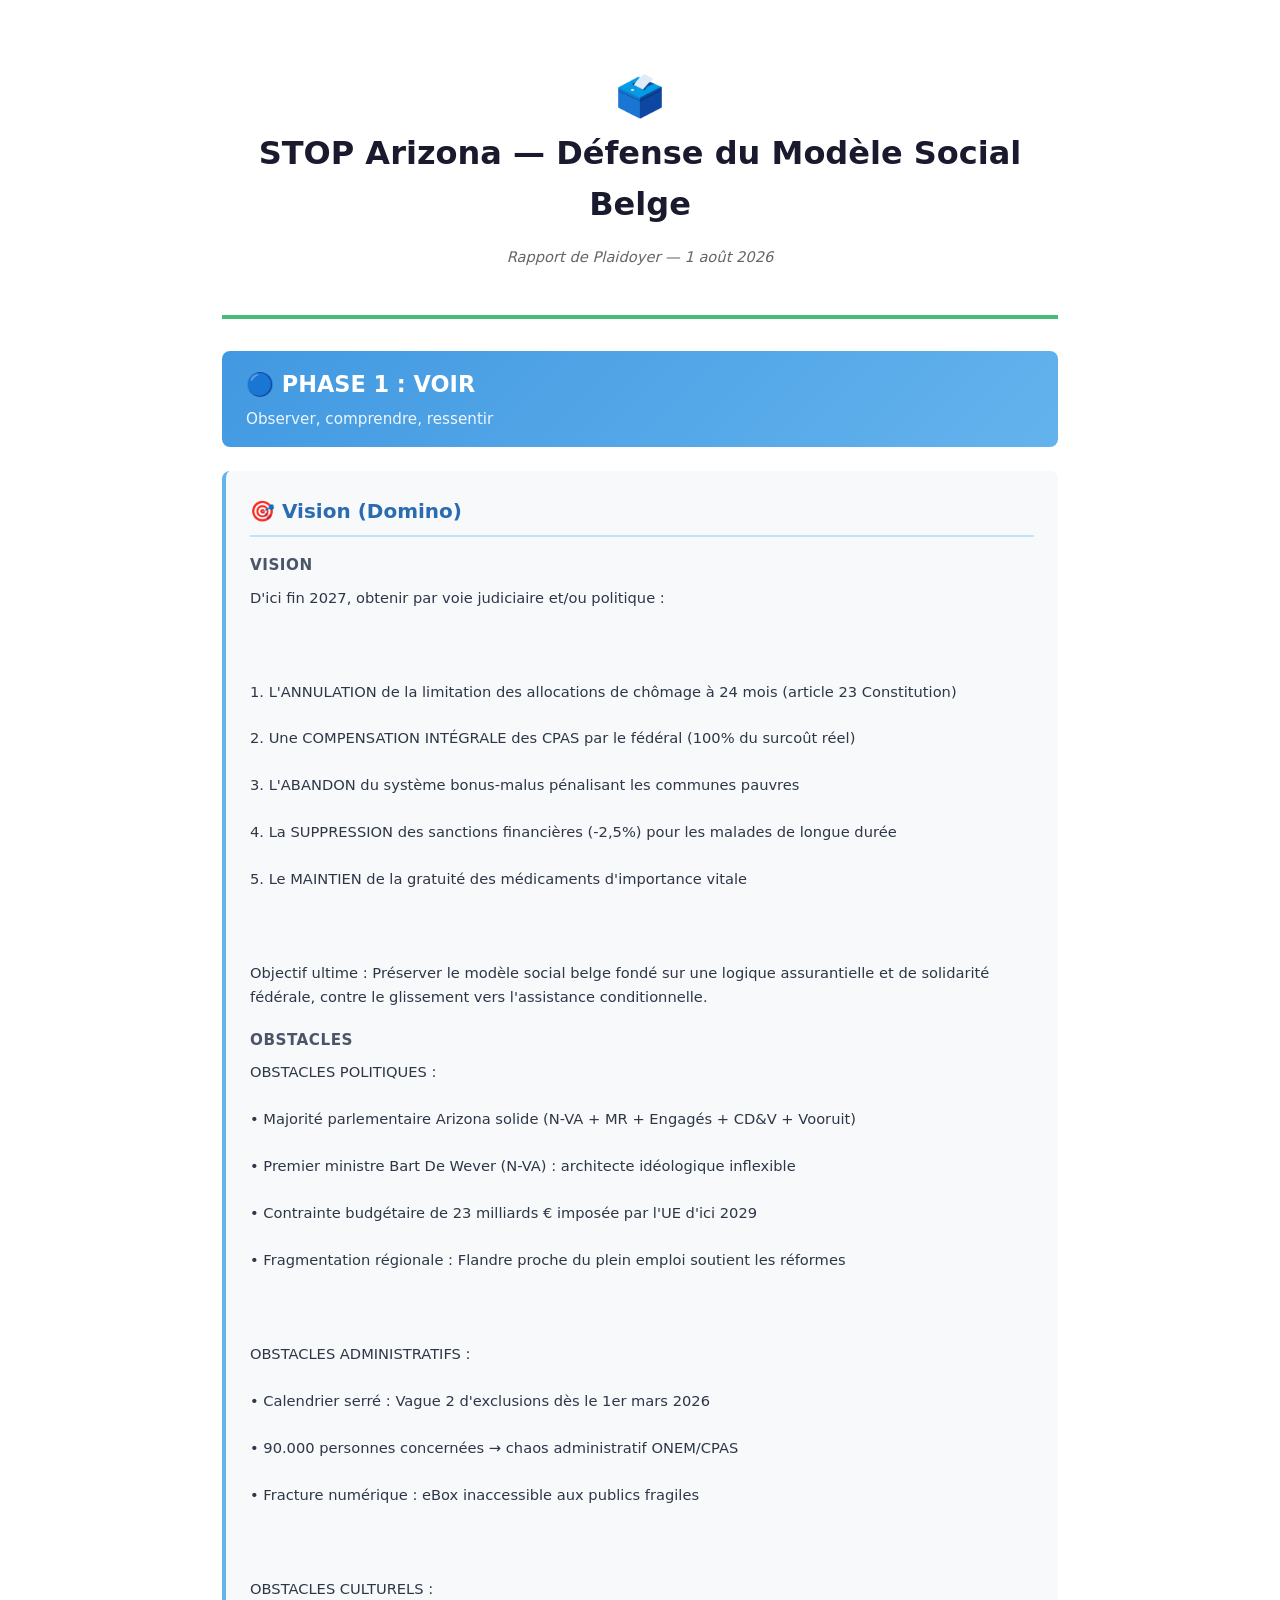
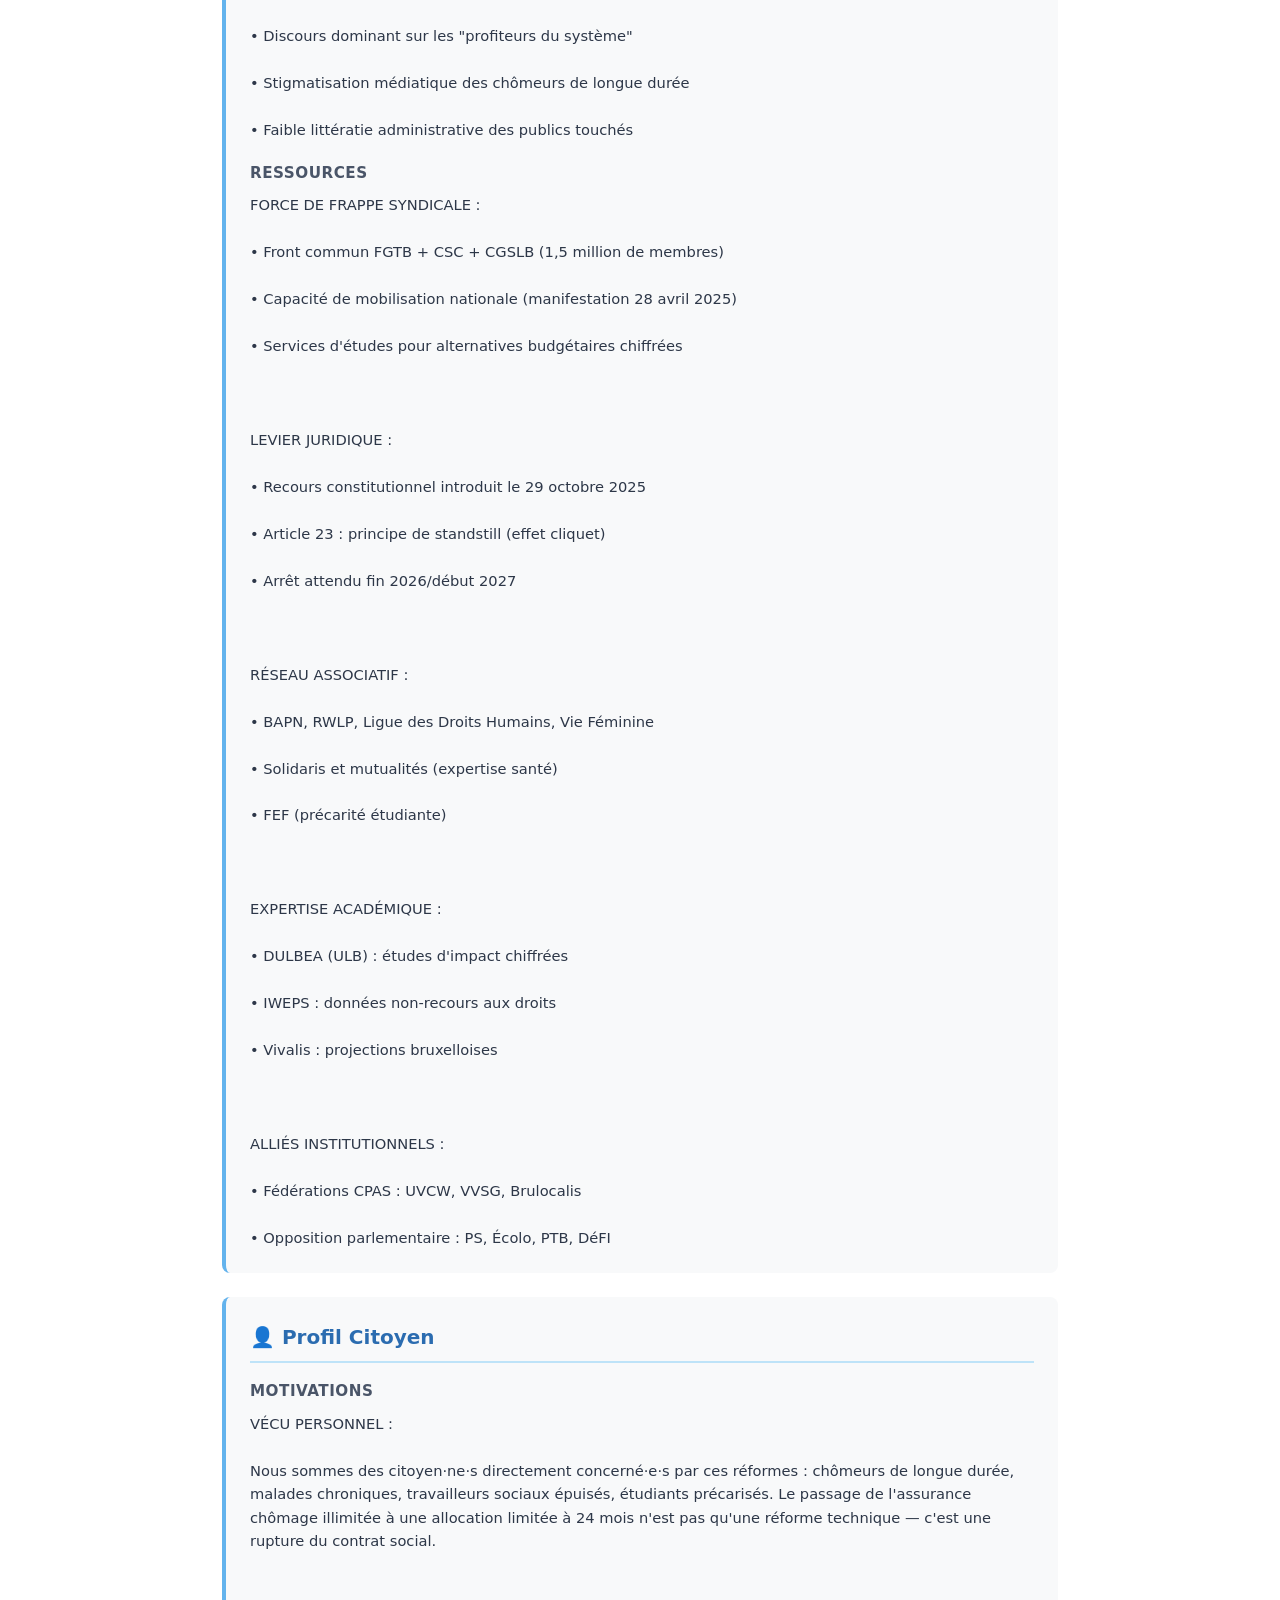
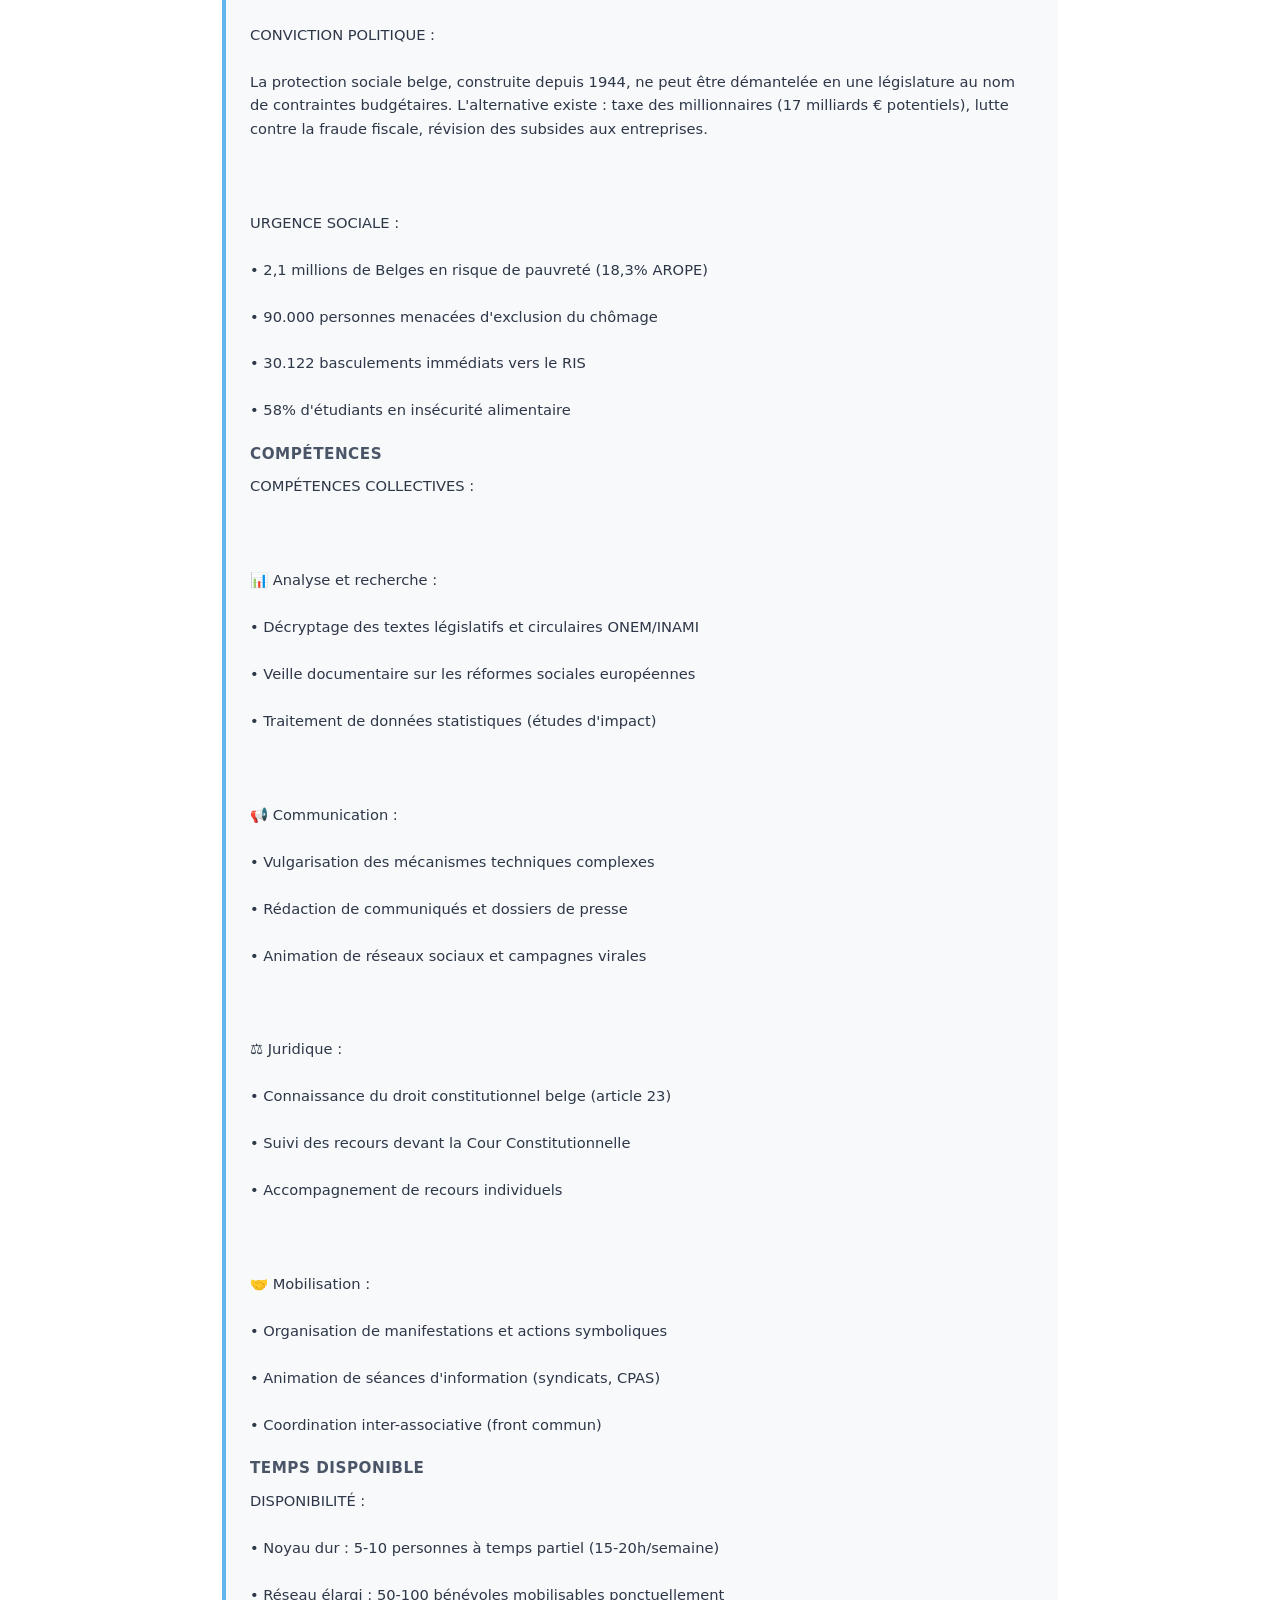
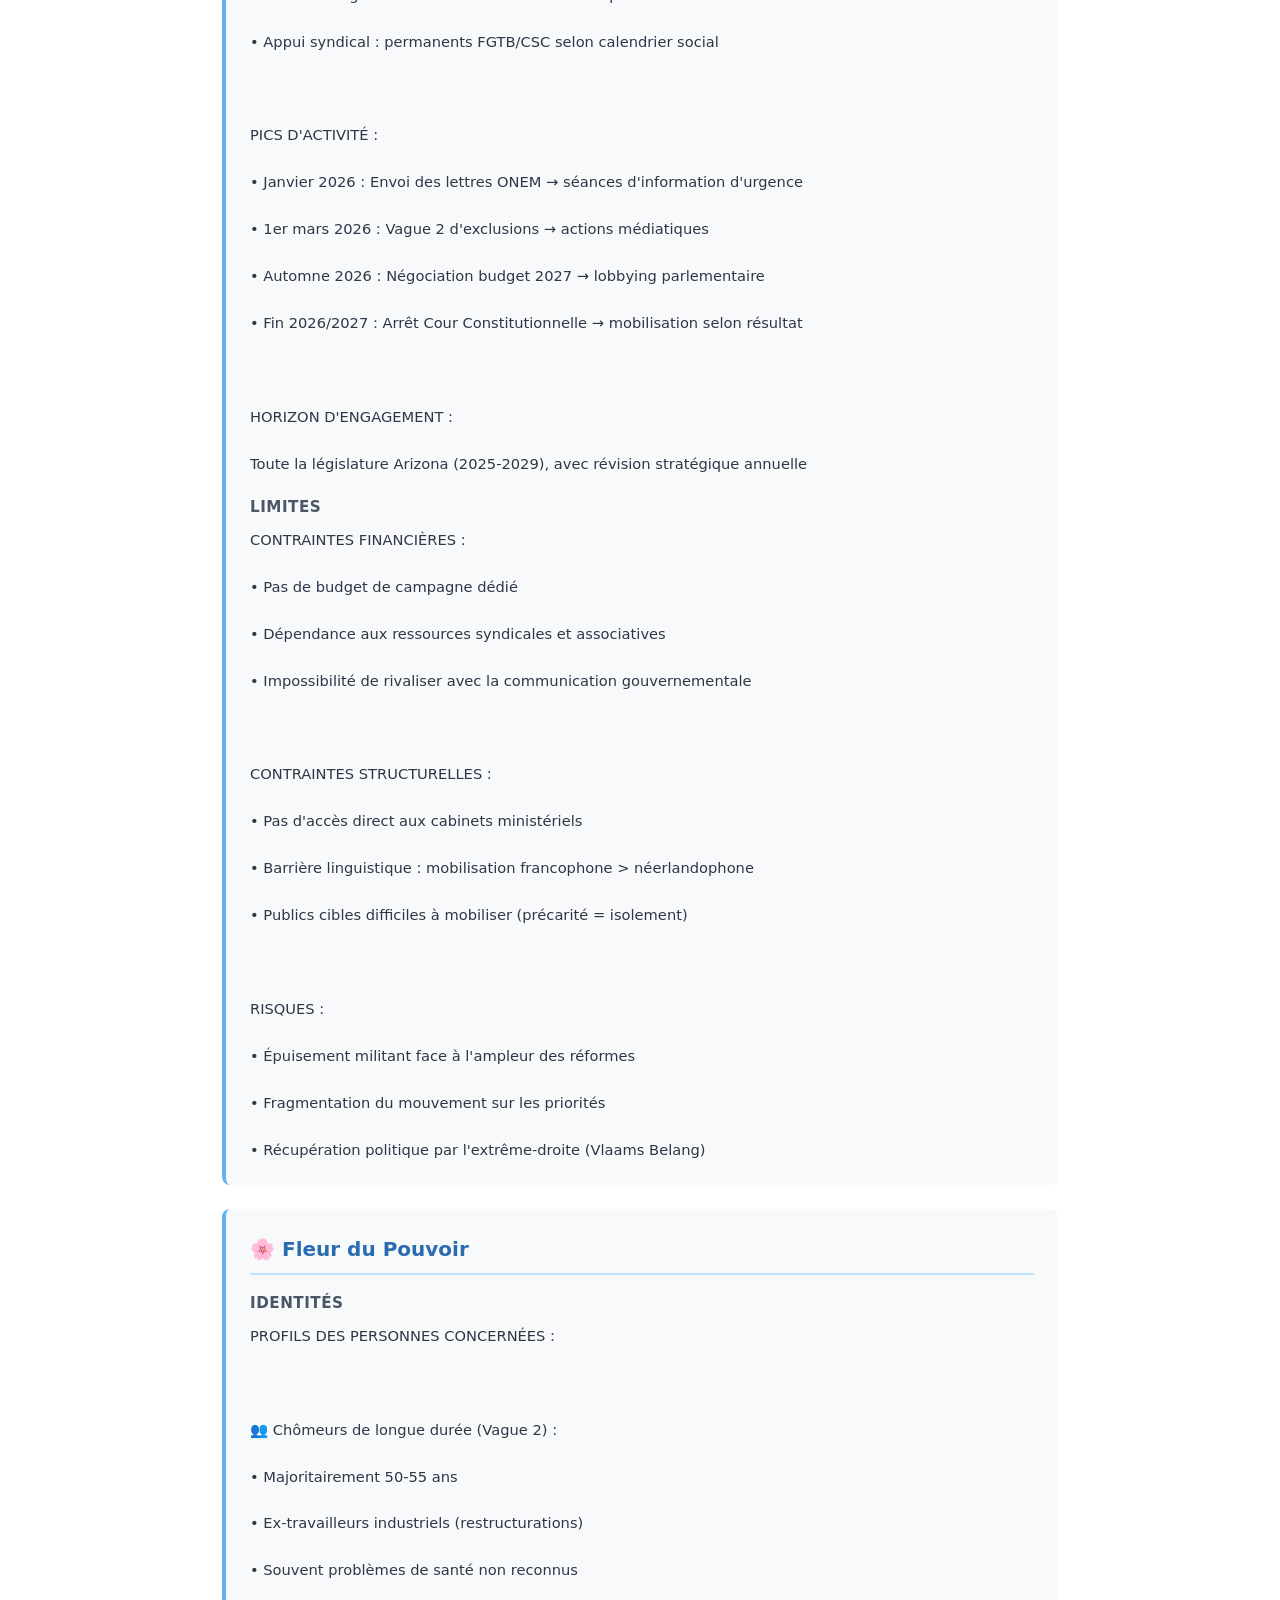
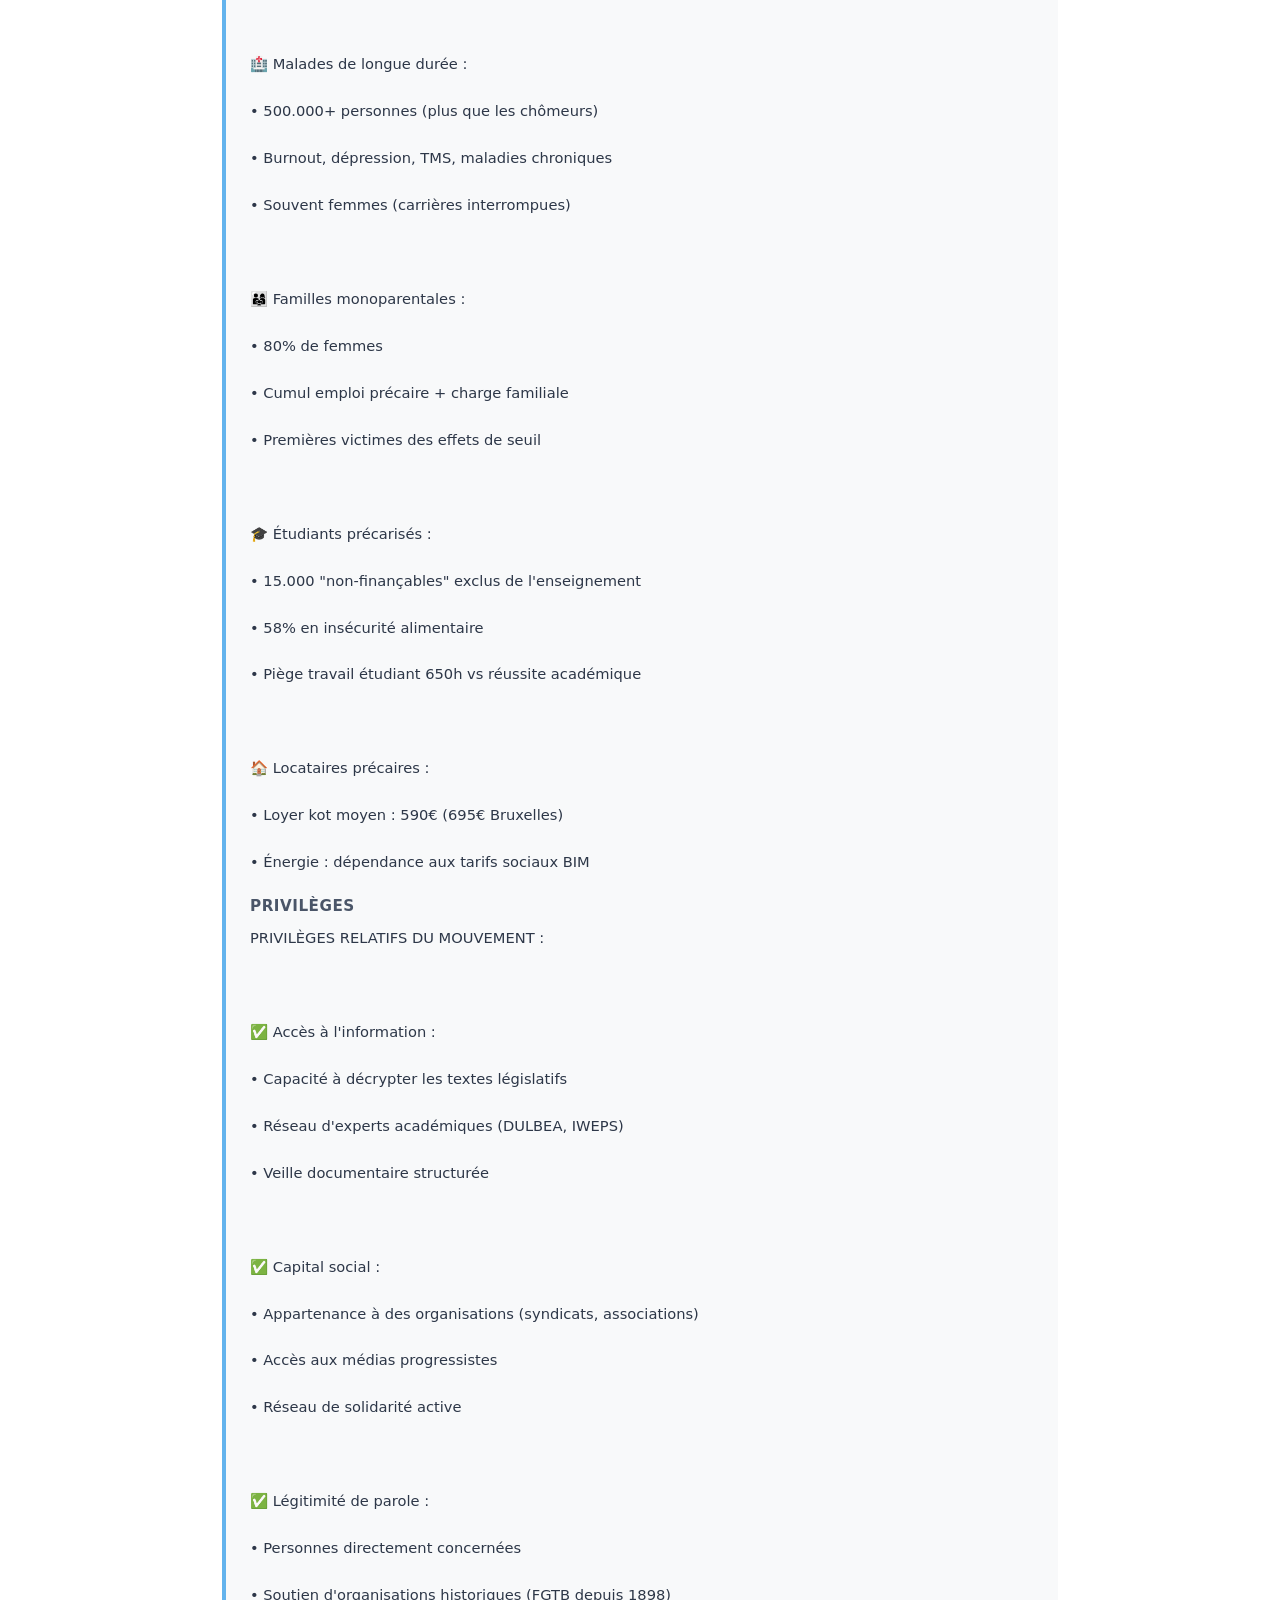
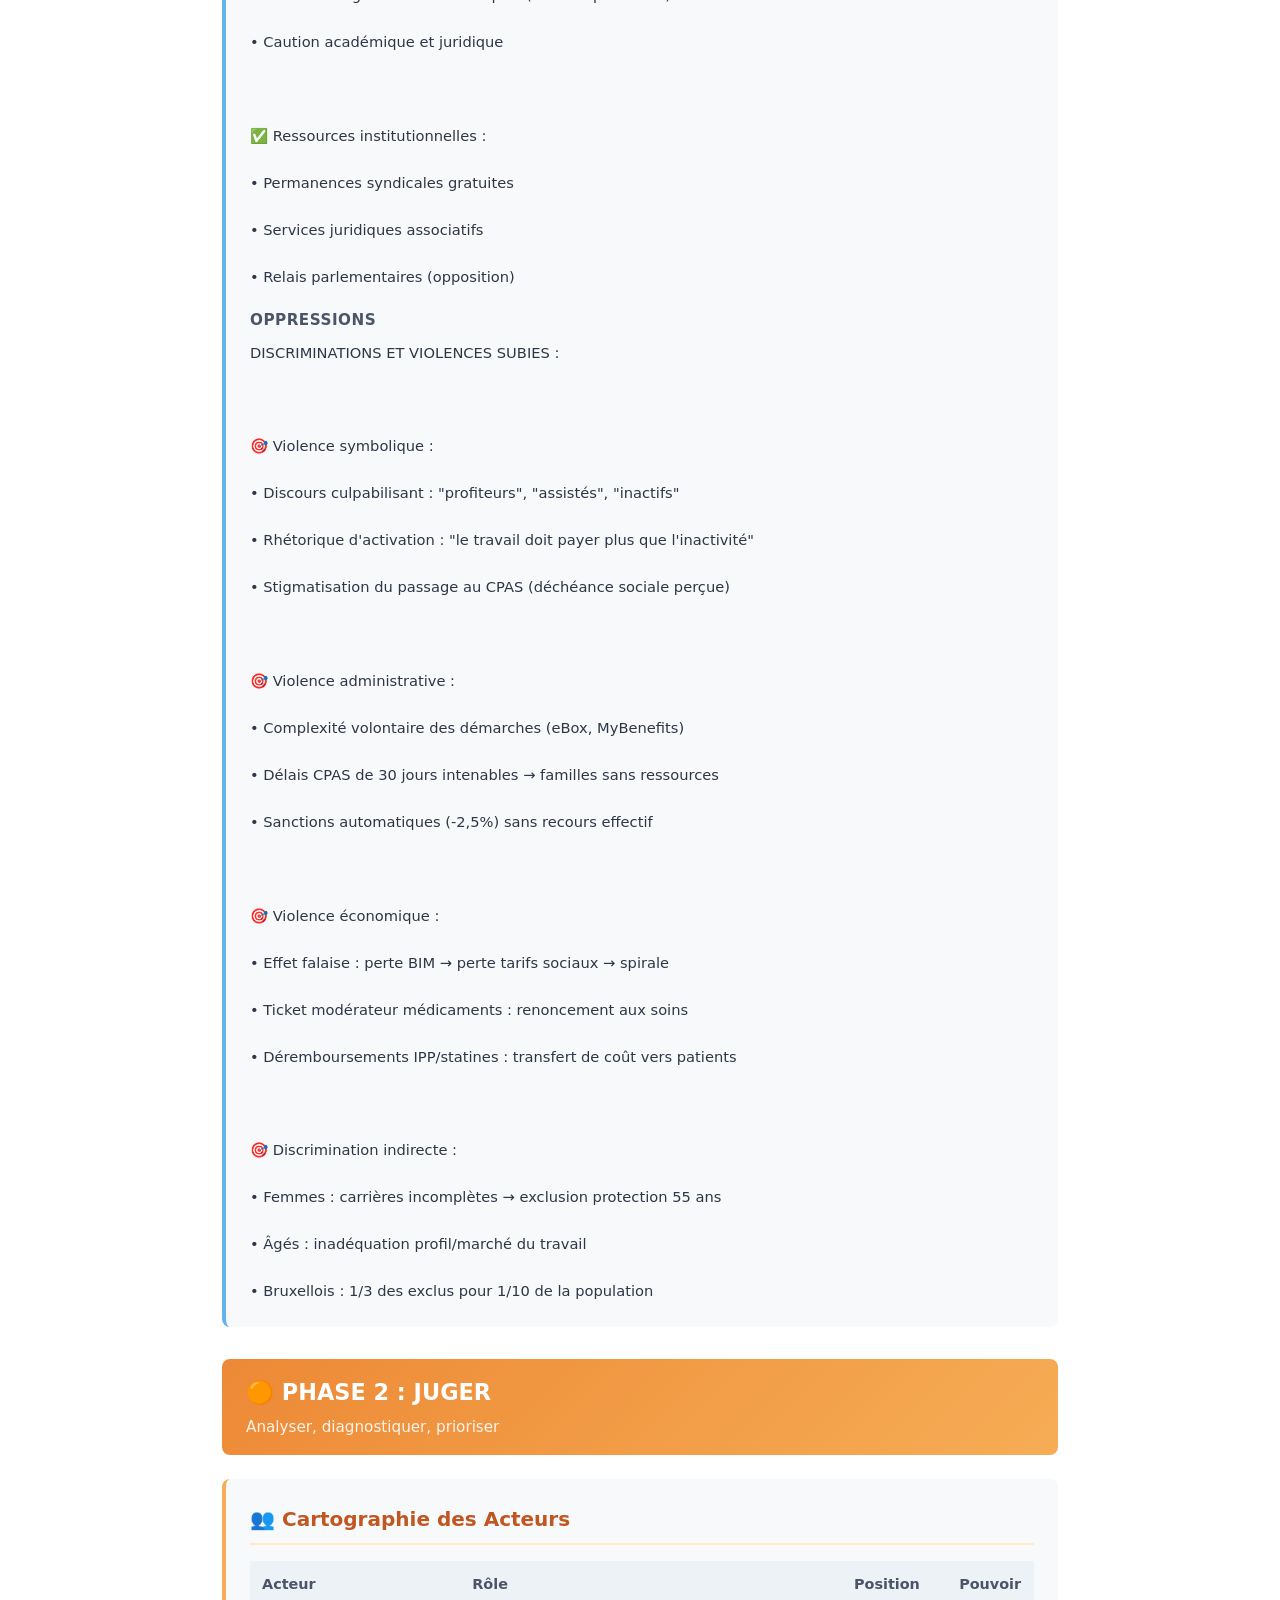
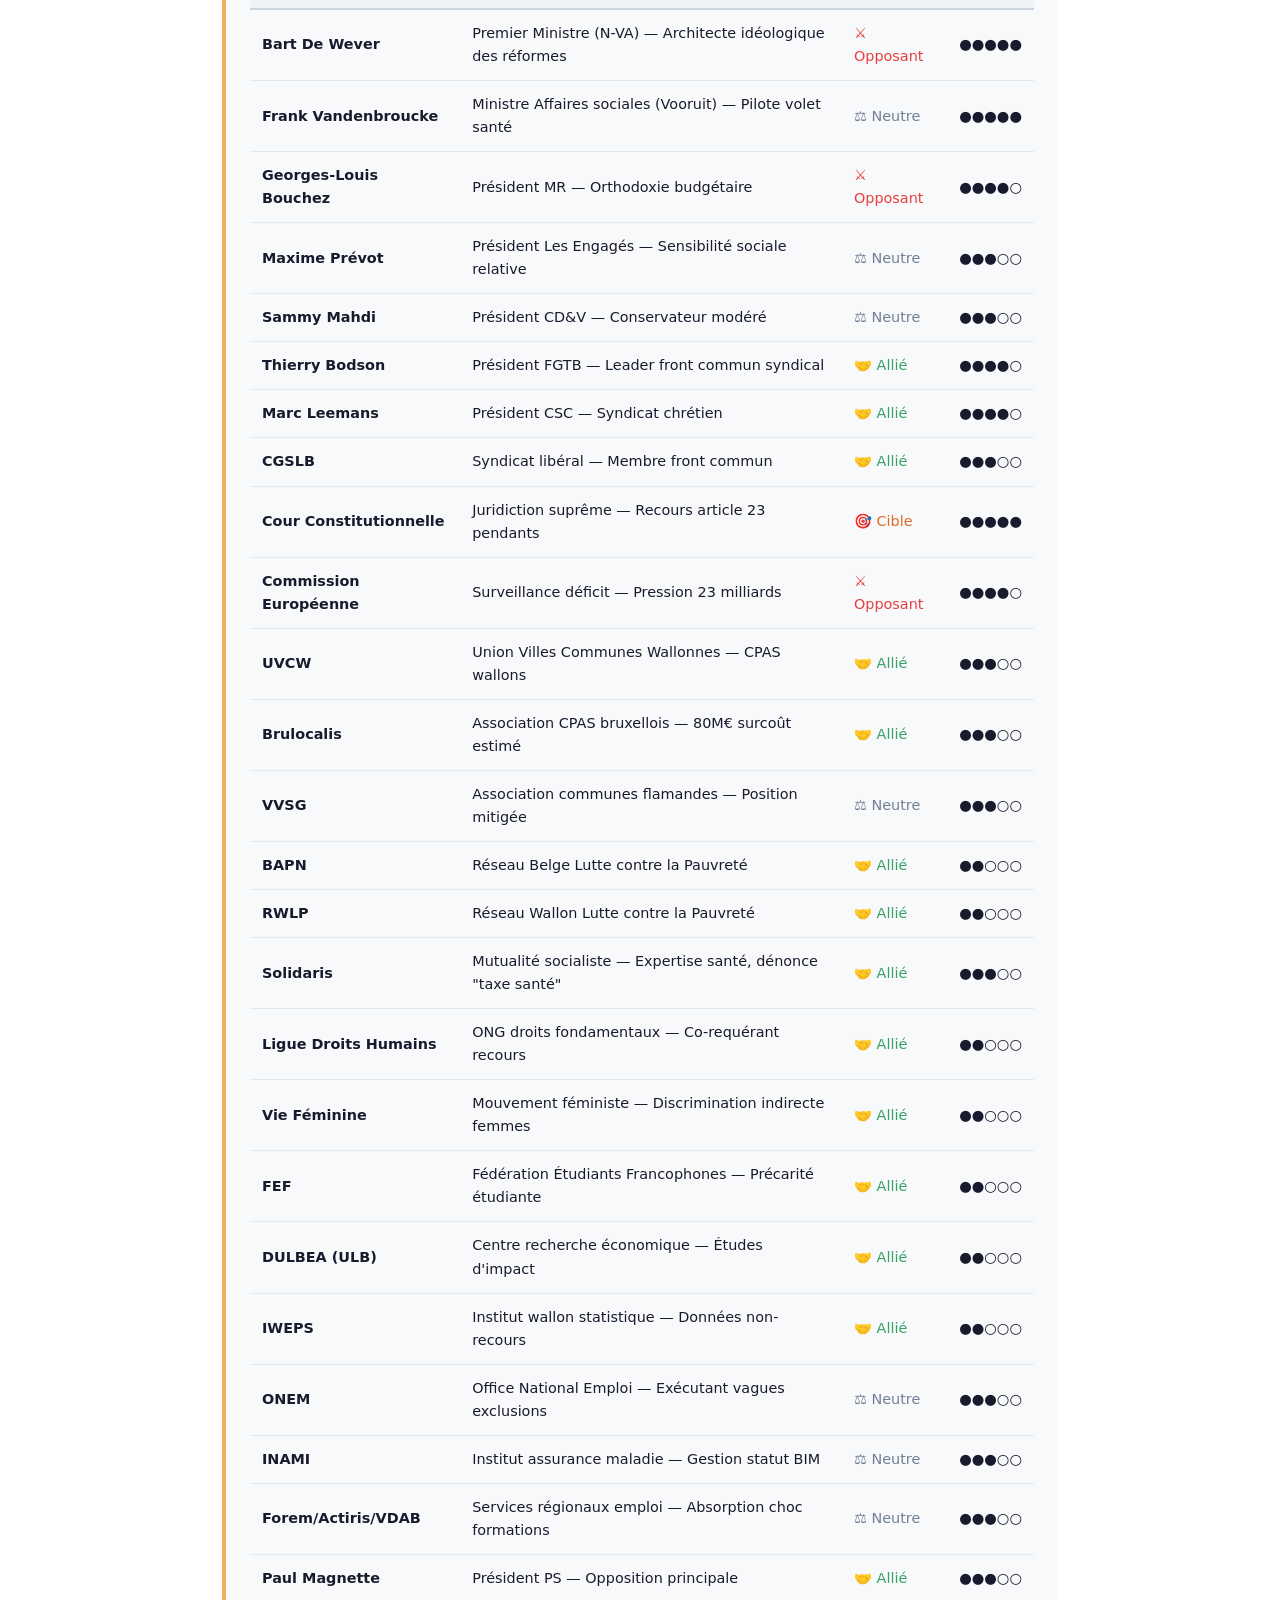
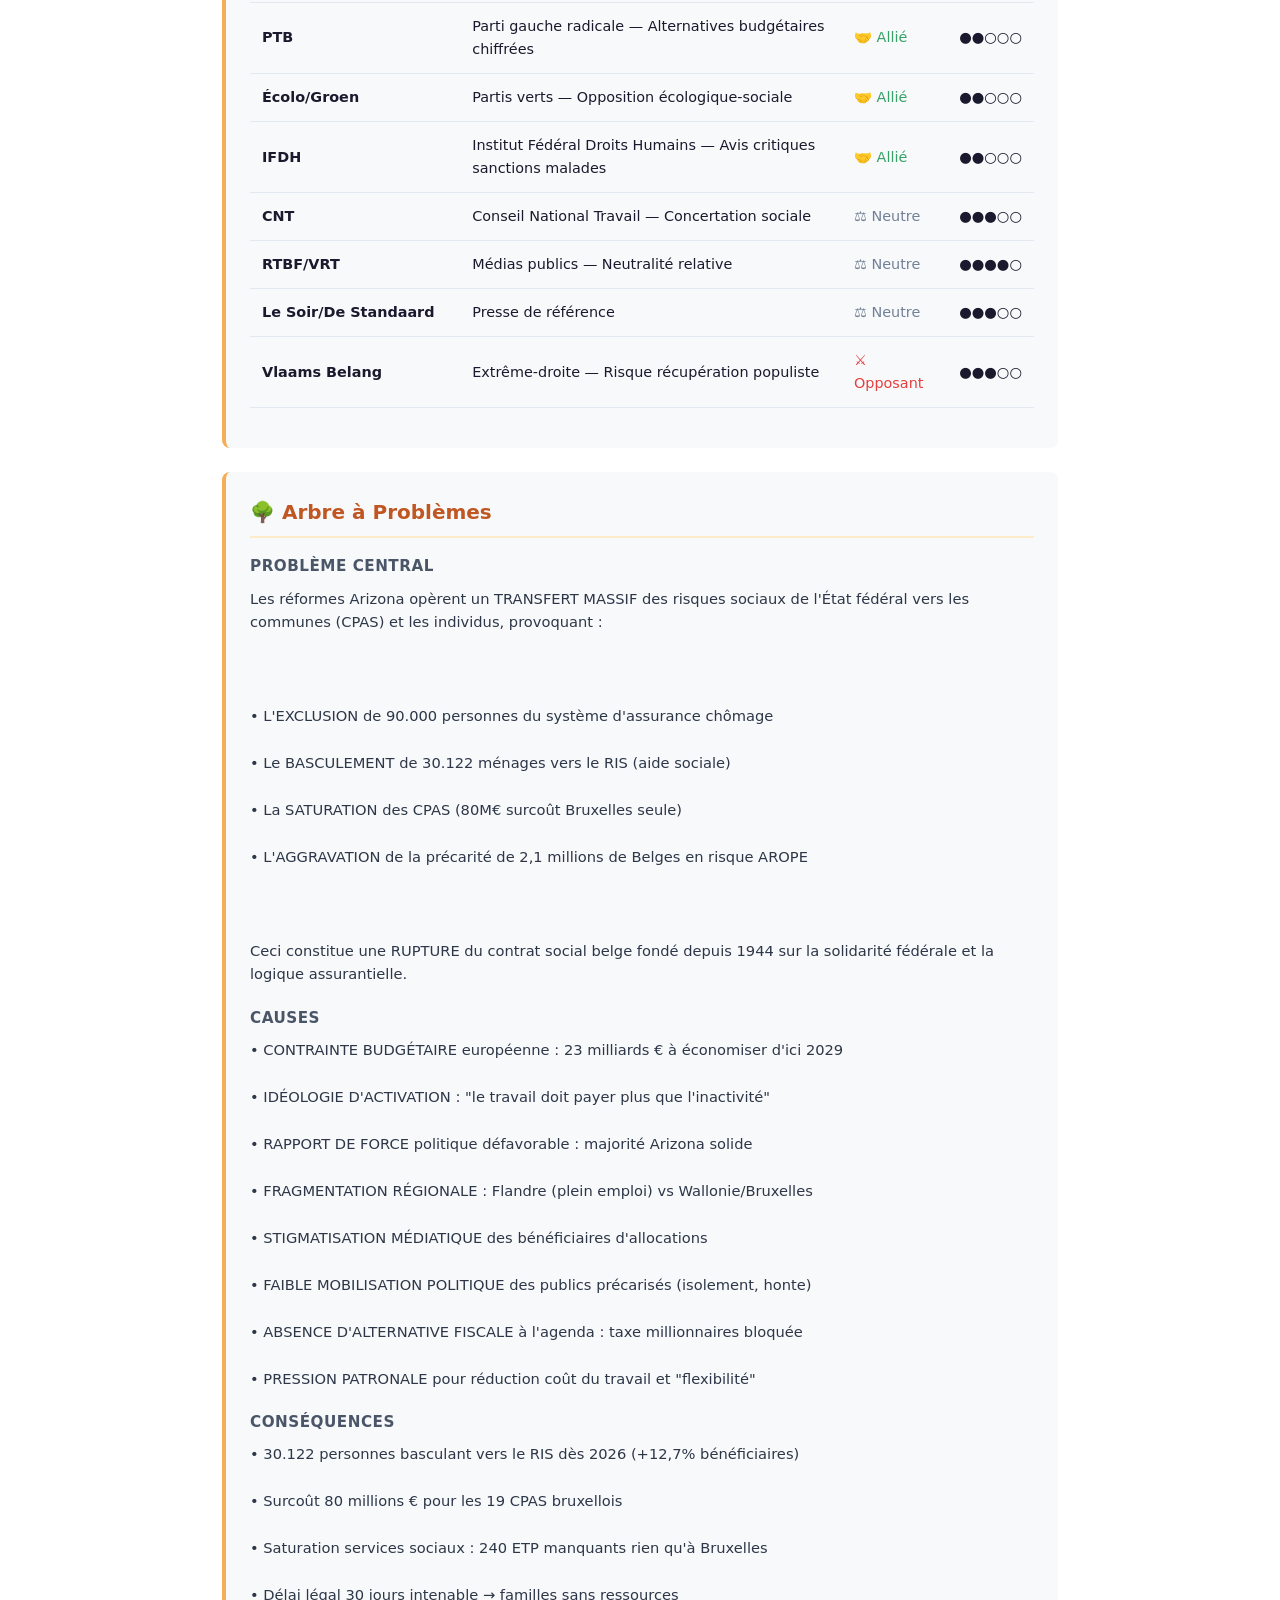
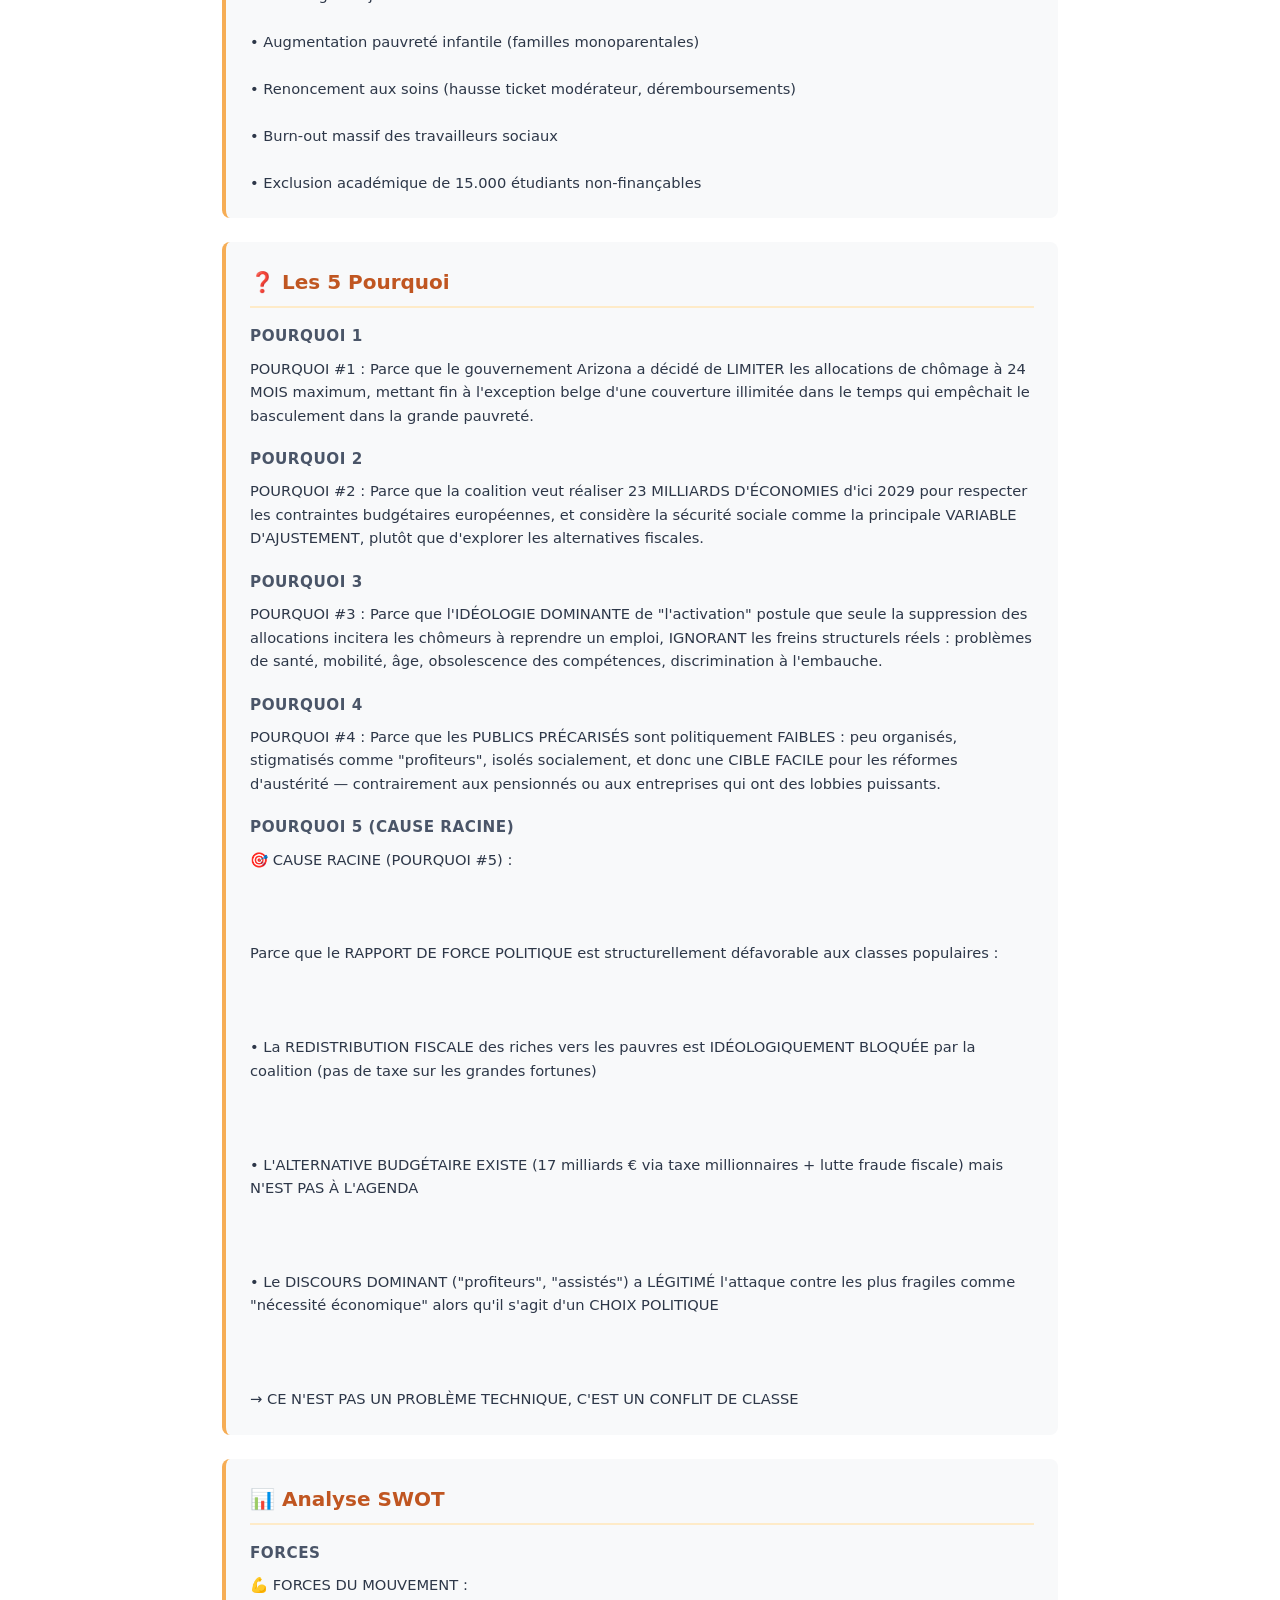
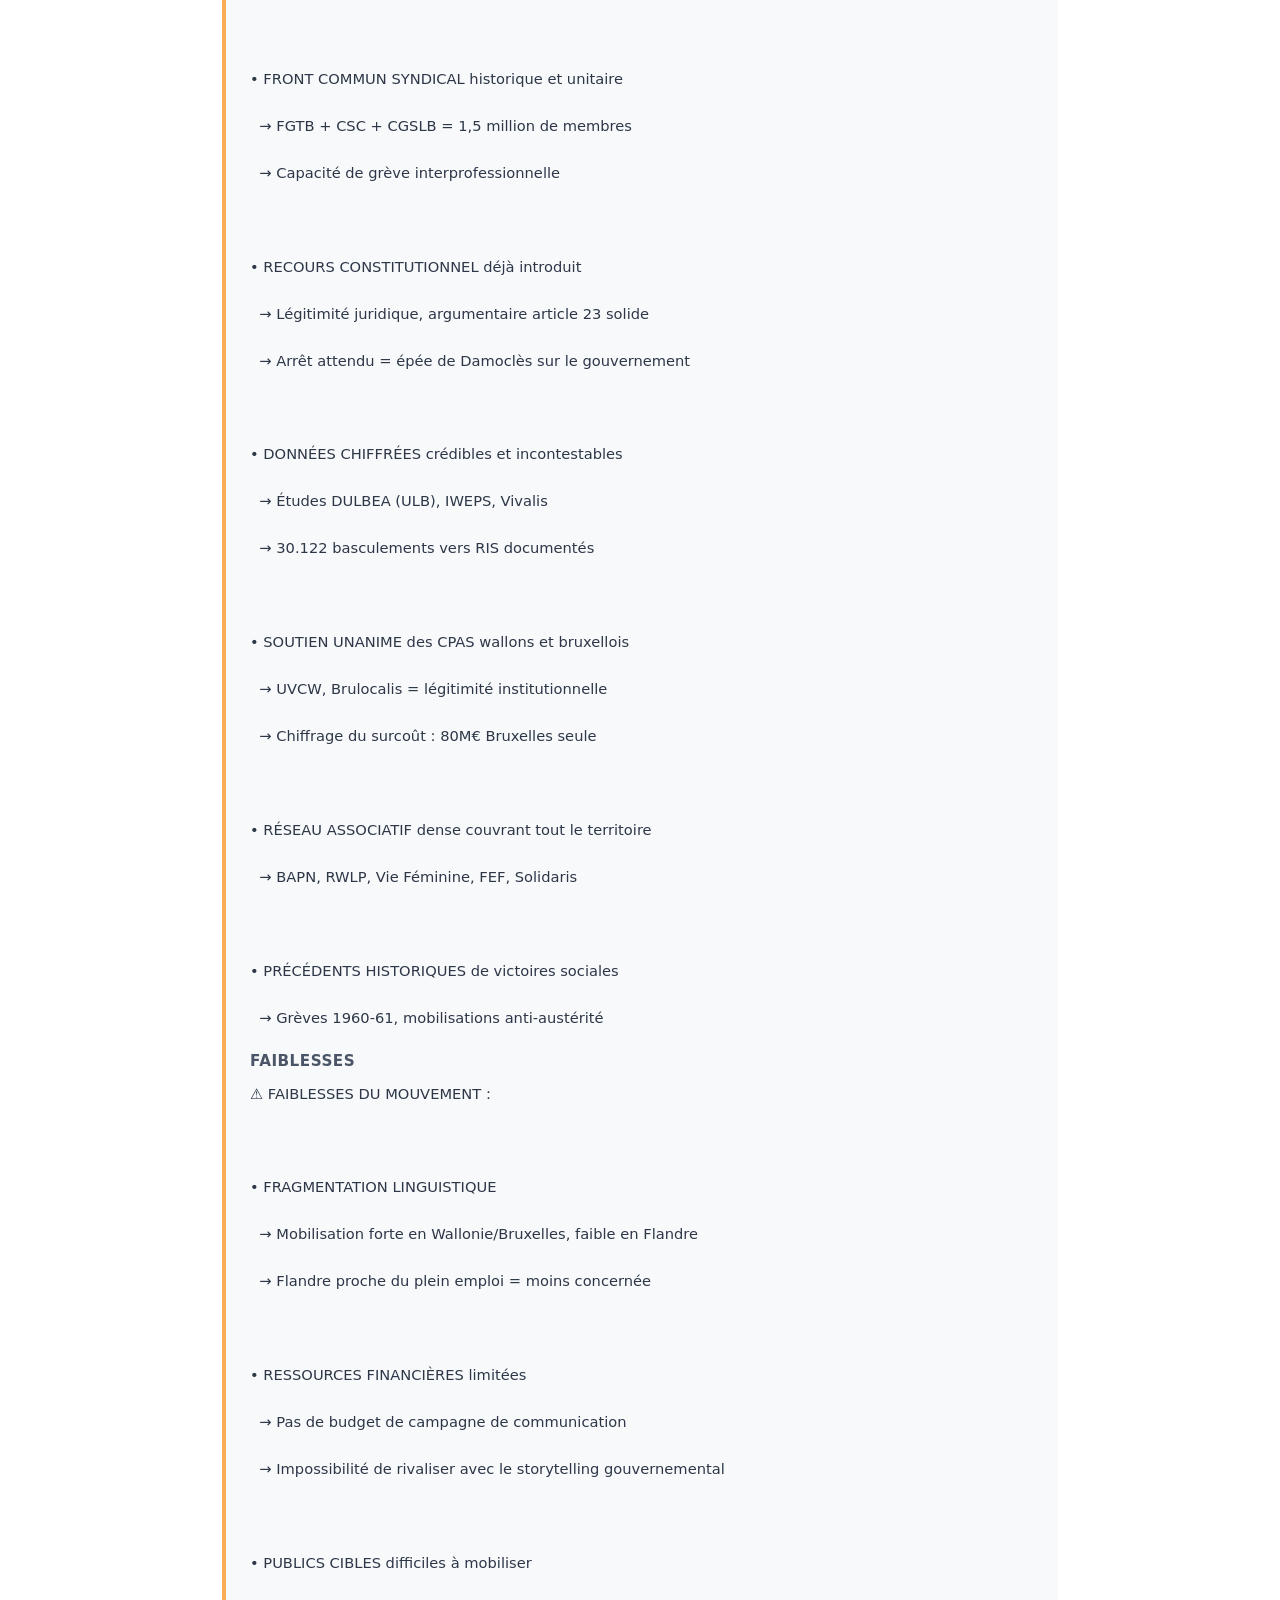
<file: 0/arizona.html>
<!DOCTYPE html>
<html lang="fr">
<head>
<meta charset="UTF-8"><meta name="viewport" content="width=device-width, initial-scale=1.0">
<title>STOP Arizona — Défense du Modèle Social Belge — Rapport de Plaidoyer</title>
<style>
@page { size: A4; margin: 2cm; }
@media print { .phase-header { page-break-before: always; } .section { page-break-inside: avoid; } }
* { box-sizing: border-box; }
body { font-family: 'Segoe UI', system-ui, sans-serif; font-size: 11pt; line-height: 1.6; color: #1a1a2e; background: #fff; max-width: 900px; margin: 0 auto; padding: 2rem; }
.header { text-align: center; padding: 2rem 1rem; border-bottom: 4px solid #48bb78; margin-bottom: 2rem; }
.header h1 { color: #1a1a2e; font-size: 2rem; margin: 0 0 0.5rem 0; }
.header .sub { color: #666; font-style: italic; }
.phase-header { padding: 1rem 1.5rem; margin: 2rem 0 1.5rem 0; border-radius: 8px; color: white; }
.phase-header.voir { background: linear-gradient(135deg, #4299e1, #63b3ed); }
.phase-header.juger { background: linear-gradient(135deg, #ed8936, #f6ad55); }
.phase-header.agir { background: linear-gradient(135deg, #38a169, #48bb78); }
.phase-header h1 { margin: 0; font-size: 1.4rem; }
.phase-header p { margin: 0.25rem 0 0 0; opacity: 0.9; font-size: 0.95rem; }
.section { background: #f8f9fa; border-radius: 8px; padding: 1.5rem; margin-bottom: 1.5rem; border-left: 4px solid #ddd; }
.section.phase-voir { border-left-color: #63b3ed; }
.section.phase-juger { border-left-color: #f6ad55; }
.section.phase-agir { border-left-color: #48bb78; }
.section h2 { color: #2d3748; font-size: 1.25rem; margin: 0 0 1rem 0; padding-bottom: 0.5rem; border-bottom: 2px solid #e2e8f0; }
.section.phase-voir h2 { color: #2b6cb0; border-bottom-color: #bee3f8; }
.section.phase-juger h2 { color: #c05621; border-bottom-color: #feebc8; }
.section.phase-agir h2 { color: #276749; border-bottom-color: #c6f6d5; }
.field { margin-bottom: 1.25rem; }
.field:last-child { margin-bottom: 0; }
.field h3 { color: #4a5568; font-size: 0.95rem; font-weight: 600; margin: 0 0 0.5rem 0; text-transform: uppercase; letter-spacing: 0.5px; }
.field .content { color: #2d3748; white-space: pre-wrap; }
table { width: 100%; border-collapse: collapse; margin: 1rem 0; font-size: 0.9rem; }
th { background: #edf2f7; color: #4a5568; padding: 0.75rem; text-align: left; font-weight: 600; border-bottom: 2px solid #cbd5e0; }
td { padding: 0.75rem; border-bottom: 1px solid #e2e8f0; }
tr:hover { background: #f7fafc; }
.pos-ally { color: #38a169; } .pos-opponent { color: #e53e3e; } .pos-target { color: #dd6b20; } .pos-neutral { color: #718096; }
.smart-list { list-style: none; padding: 0; margin: 1rem 0 0 0; }
.smart-item { padding: 1rem; background: white; border-radius: 6px; margin-bottom: 0.75rem; border-left: 3px solid #48bb78; }
.smart-item.done { opacity: 0.7; border-left-color: #a0aec0; }
.smart-meta { margin-top: 0.5rem; font-size: 0.85rem; color: #718096; }
.journal-entry { padding: 1rem; background: white; border-radius: 6px; margin-bottom: 0.75rem; border-left: 3px solid #9f7aea; }
.journal-date { font-weight: 600; color: #9f7aea; margin-bottom: 0.5rem; }
.footer { margin-top: 3rem; padding-top: 1.5rem; border-top: 2px solid #e2e8f0; text-align: center; color: #718096; font-size: 0.9rem; }
.footer a { color: #48bb78; text-decoration: none; }
</style>
</head>
<body>
<header class="header"><div style="font-size:2.5rem;">🗳️</div><h1>STOP Arizona — Défense du Modèle Social Belge</h1><p class="sub">Rapport de Plaidoyer — 1 août 2026</p></header>

<div class="phase-header voir"><h1>🔵 PHASE 1 : VOIR</h1><p>Observer, comprendre, ressentir</p></div>
<section class="section phase-voir">
<h2>🎯 Vision (Domino)</h2>
<div class="field"><h3>Vision</h3><div class="content">D'ici fin 2027, obtenir par voie judiciaire et/ou politique :<br>
<br>
1. L'ANNULATION de la limitation des allocations de chômage à 24 mois (article 23 Constitution)<br>
2. Une COMPENSATION INTÉGRALE des CPAS par le fédéral (100% du surcoût réel)<br>
3. L'ABANDON du système bonus-malus pénalisant les communes pauvres<br>
4. La SUPPRESSION des sanctions financières (-2,5%) pour les malades de longue durée<br>
5. Le MAINTIEN de la gratuité des médicaments d'importance vitale<br>
<br>
Objectif ultime : Préserver le modèle social belge fondé sur une logique assurantielle et de solidarité fédérale, contre le glissement vers l'assistance conditionnelle.</div></div>
<div class="field"><h3>Obstacles</h3><div class="content">OBSTACLES POLITIQUES :<br>
&#8226; Majorité parlementaire Arizona solide (N-VA + MR + Engagés + CD&amp;V + Vooruit)<br>
&#8226; Premier ministre Bart De Wever (N-VA) : architecte idéologique inflexible<br>
&#8226; Contrainte budgétaire de 23 milliards € imposée par l'UE d'ici 2029<br>
&#8226; Fragmentation régionale : Flandre proche du plein emploi soutient les réformes<br>
<br>
OBSTACLES ADMINISTRATIFS :<br>
&#8226; Calendrier serré : Vague 2 d'exclusions dès le 1er mars 2026<br>
&#8226; 90.000 personnes concernées &rarr; chaos administratif ONEM/CPAS<br>
&#8226; Fracture numérique : eBox inaccessible aux publics fragiles<br>
<br>
OBSTACLES CULTURELS :<br>
&#8226; Discours dominant sur les &quot;profiteurs du système&quot;<br>
&#8226; Stigmatisation médiatique des chômeurs de longue durée<br>
&#8226; Faible littératie administrative des publics touchés</div></div>
<div class="field"><h3>Ressources</h3><div class="content">FORCE DE FRAPPE SYNDICALE :<br>
&#8226; Front commun FGTB + CSC + CGSLB (1,5 million de membres)<br>
&#8226; Capacité de mobilisation nationale (manifestation 28 avril 2025)<br>
&#8226; Services d'études pour alternatives budgétaires chiffrées<br>
<br>
LEVIER JURIDIQUE :<br>
&#8226; Recours constitutionnel introduit le 29 octobre 2025<br>
&#8226; Article 23 : principe de standstill (effet cliquet)<br>
&#8226; Arrêt attendu fin 2026/début 2027<br>
<br>
RÉSEAU ASSOCIATIF :<br>
&#8226; BAPN, RWLP, Ligue des Droits Humains, Vie Féminine<br>
&#8226; Solidaris et mutualités (expertise santé)<br>
&#8226; FEF (précarité étudiante)<br>
<br>
EXPERTISE ACADÉMIQUE :<br>
&#8226; DULBEA (ULB) : études d'impact chiffrées<br>
&#8226; IWEPS : données non-recours aux droits<br>
&#8226; Vivalis : projections bruxelloises<br>
<br>
ALLIÉS INSTITUTIONNELS :<br>
&#8226; Fédérations CPAS : UVCW, VVSG, Brulocalis<br>
&#8226; Opposition parlementaire : PS, Écolo, PTB, DéFI</div></div>
</section>

<section class="section phase-voir">
<h2>👤 Profil Citoyen</h2>
<div class="field"><h3>Motivations</h3><div class="content">VÉCU PERSONNEL :<br>
Nous sommes des citoyen·ne·s directement concerné·e·s par ces réformes : chômeurs de longue durée, malades chroniques, travailleurs sociaux épuisés, étudiants précarisés. Le passage de l'assurance chômage illimitée à une allocation limitée à 24 mois n'est pas qu'une réforme technique — c'est une rupture du contrat social.<br>
<br>
CONVICTION POLITIQUE :<br>
La protection sociale belge, construite depuis 1944, ne peut être démantelée en une législature au nom de contraintes budgétaires. L'alternative existe : taxe des millionnaires (17 milliards € potentiels), lutte contre la fraude fiscale, révision des subsides aux entreprises.<br>
<br>
URGENCE SOCIALE :<br>
&#8226; 2,1 millions de Belges en risque de pauvreté (18,3% AROPE)<br>
&#8226; 90.000 personnes menacées d'exclusion du chômage<br>
&#8226; 30.122 basculements immédiats vers le RIS<br>
&#8226; 58% d'étudiants en insécurité alimentaire</div></div>
<div class="field"><h3>Compétences</h3><div class="content">COMPÉTENCES COLLECTIVES :<br>
<br>
📊 Analyse et recherche :<br>
&#8226; Décryptage des textes législatifs et circulaires ONEM/INAMI<br>
&#8226; Veille documentaire sur les réformes sociales européennes<br>
&#8226; Traitement de données statistiques (études d'impact)<br>
<br>
📢 Communication :<br>
&#8226; Vulgarisation des mécanismes techniques complexes<br>
&#8226; Rédaction de communiqués et dossiers de presse<br>
&#8226; Animation de réseaux sociaux et campagnes virales<br>
<br>
⚖️ Juridique :<br>
&#8226; Connaissance du droit constitutionnel belge (article 23)<br>
&#8226; Suivi des recours devant la Cour Constitutionnelle<br>
&#8226; Accompagnement de recours individuels<br>
<br>
🤝 Mobilisation :<br>
&#8226; Organisation de manifestations et actions symboliques<br>
&#8226; Animation de séances d'information (syndicats, CPAS)<br>
&#8226; Coordination inter-associative (front commun)</div></div>
<div class="field"><h3>Temps disponible</h3><div class="content">DISPONIBILITÉ :<br>
&#8226; Noyau dur : 5-10 personnes à temps partiel (15-20h/semaine)<br>
&#8226; Réseau élargi : 50-100 bénévoles mobilisables ponctuellement<br>
&#8226; Appui syndical : permanents FGTB/CSC selon calendrier social<br>
<br>
PICS D'ACTIVITÉ :<br>
&#8226; Janvier 2026 : Envoi des lettres ONEM &rarr; séances d'information d'urgence<br>
&#8226; 1er mars 2026 : Vague 2 d'exclusions &rarr; actions médiatiques<br>
&#8226; Automne 2026 : Négociation budget 2027 &rarr; lobbying parlementaire<br>
&#8226; Fin 2026/2027 : Arrêt Cour Constitutionnelle &rarr; mobilisation selon résultat<br>
<br>
HORIZON D'ENGAGEMENT :<br>
Toute la législature Arizona (2025-2029), avec révision stratégique annuelle</div></div>
<div class="field"><h3>Limites</h3><div class="content">CONTRAINTES FINANCIÈRES :<br>
&#8226; Pas de budget de campagne dédié<br>
&#8226; Dépendance aux ressources syndicales et associatives<br>
&#8226; Impossibilité de rivaliser avec la communication gouvernementale<br>
<br>
CONTRAINTES STRUCTURELLES :<br>
&#8226; Pas d'accès direct aux cabinets ministériels<br>
&#8226; Barrière linguistique : mobilisation francophone &gt; néerlandophone<br>
&#8226; Publics cibles difficiles à mobiliser (précarité = isolement)<br>
<br>
RISQUES :<br>
&#8226; Épuisement militant face à l'ampleur des réformes<br>
&#8226; Fragmentation du mouvement sur les priorités<br>
&#8226; Récupération politique par l'extrême-droite (Vlaams Belang)</div></div>
</section>

<section class="section phase-voir">
<h2>🌸 Fleur du Pouvoir</h2>
<div class="field"><h3>Identités</h3><div class="content">PROFILS DES PERSONNES CONCERNÉES :<br>
<br>
👥 Chômeurs de longue durée (Vague 2) :<br>
&#8226; Majoritairement 50-55 ans<br>
&#8226; Ex-travailleurs industriels (restructurations)<br>
&#8226; Souvent problèmes de santé non reconnus<br>
<br>
🏥 Malades de longue durée :<br>
&#8226; 500.000+ personnes (plus que les chômeurs)<br>
&#8226; Burnout, dépression, TMS, maladies chroniques<br>
&#8226; Souvent femmes (carrières interrompues)<br>
<br>
👨‍👩‍👧 Familles monoparentales :<br>
&#8226; 80% de femmes<br>
&#8226; Cumul emploi précaire + charge familiale<br>
&#8226; Premières victimes des effets de seuil<br>
<br>
🎓 Étudiants précarisés :<br>
&#8226; 15.000 &quot;non-finançables&quot; exclus de l'enseignement<br>
&#8226; 58% en insécurité alimentaire<br>
&#8226; Piège travail étudiant 650h vs réussite académique<br>
<br>
🏠 Locataires précaires :<br>
&#8226; Loyer kot moyen : 590€ (695€ Bruxelles)<br>
&#8226; Énergie : dépendance aux tarifs sociaux BIM</div></div>
<div class="field"><h3>Privilèges</h3><div class="content">PRIVILÈGES RELATIFS DU MOUVEMENT :<br>
<br>
✅ Accès à l'information :<br>
&#8226; Capacité à décrypter les textes législatifs<br>
&#8226; Réseau d'experts académiques (DULBEA, IWEPS)<br>
&#8226; Veille documentaire structurée<br>
<br>
✅ Capital social :<br>
&#8226; Appartenance à des organisations (syndicats, associations)<br>
&#8226; Accès aux médias progressistes<br>
&#8226; Réseau de solidarité active<br>
<br>
✅ Légitimité de parole :<br>
&#8226; Personnes directement concernées<br>
&#8226; Soutien d'organisations historiques (FGTB depuis 1898)<br>
&#8226; Caution académique et juridique<br>
<br>
✅ Ressources institutionnelles :<br>
&#8226; Permanences syndicales gratuites<br>
&#8226; Services juridiques associatifs<br>
&#8226; Relais parlementaires (opposition)</div></div>
<div class="field"><h3>Oppressions</h3><div class="content">DISCRIMINATIONS ET VIOLENCES SUBIES :<br>
<br>
🎯 Violence symbolique :<br>
&#8226; Discours culpabilisant : &quot;profiteurs&quot;, &quot;assistés&quot;, &quot;inactifs&quot;<br>
&#8226; Rhétorique d'activation : &quot;le travail doit payer plus que l'inactivité&quot;<br>
&#8226; Stigmatisation du passage au CPAS (déchéance sociale perçue)<br>
<br>
🎯 Violence administrative :<br>
&#8226; Complexité volontaire des démarches (eBox, MyBenefits)<br>
&#8226; Délais CPAS de 30 jours intenables &rarr; familles sans ressources<br>
&#8226; Sanctions automatiques (-2,5%) sans recours effectif<br>
<br>
🎯 Violence économique :<br>
&#8226; Effet falaise : perte BIM &rarr; perte tarifs sociaux &rarr; spirale<br>
&#8226; Ticket modérateur médicaments : renoncement aux soins<br>
&#8226; Déremboursements IPP/statines : transfert de coût vers patients<br>
<br>
🎯 Discrimination indirecte :<br>
&#8226; Femmes : carrières incomplètes &rarr; exclusion protection 55 ans<br>
&#8226; Âgés : inadéquation profil/marché du travail<br>
&#8226; Bruxellois : 1/3 des exclus pour 1/10 de la population</div></div>
</section>


<div class="phase-header juger"><h1>🟠 PHASE 2 : JUGER</h1><p>Analyser, diagnostiquer, prioriser</p></div>
<section class="section phase-juger"><h2>👥 Cartographie des Acteurs</h2>
<table><thead><tr><th>Acteur</th><th>Rôle</th><th>Position</th><th>Pouvoir</th></tr></thead><tbody>
<tr><td><strong>Bart De Wever</strong></td><td>Premier Ministre (N-VA) — Architecte idéologique des réformes</td><td class="pos-opponent">⚔️ Opposant</td><td>●●●●●</td></tr><tr><td><strong>Frank Vandenbroucke</strong></td><td>Ministre Affaires sociales (Vooruit) — Pilote volet santé</td><td class="pos-neutral">⚖️ Neutre</td><td>●●●●●</td></tr><tr><td><strong>Georges-Louis Bouchez</strong></td><td>Président MR — Orthodoxie budgétaire</td><td class="pos-opponent">⚔️ Opposant</td><td>●●●●○</td></tr><tr><td><strong>Maxime Prévot</strong></td><td>Président Les Engagés — Sensibilité sociale relative</td><td class="pos-neutral">⚖️ Neutre</td><td>●●●○○</td></tr><tr><td><strong>Sammy Mahdi</strong></td><td>Président CD&amp;V — Conservateur modéré</td><td class="pos-neutral">⚖️ Neutre</td><td>●●●○○</td></tr><tr><td><strong>Thierry Bodson</strong></td><td>Président FGTB — Leader front commun syndical</td><td class="pos-ally">🤝 Allié</td><td>●●●●○</td></tr><tr><td><strong>Marc Leemans</strong></td><td>Président CSC — Syndicat chrétien</td><td class="pos-ally">🤝 Allié</td><td>●●●●○</td></tr><tr><td><strong>CGSLB</strong></td><td>Syndicat libéral — Membre front commun</td><td class="pos-ally">🤝 Allié</td><td>●●●○○</td></tr><tr><td><strong>Cour Constitutionnelle</strong></td><td>Juridiction suprême — Recours article 23 pendants</td><td class="pos-target">🎯 Cible</td><td>●●●●●</td></tr><tr><td><strong>Commission Européenne</strong></td><td>Surveillance déficit — Pression 23 milliards</td><td class="pos-opponent">⚔️ Opposant</td><td>●●●●○</td></tr><tr><td><strong>UVCW</strong></td><td>Union Villes Communes Wallonnes — CPAS wallons</td><td class="pos-ally">🤝 Allié</td><td>●●●○○</td></tr><tr><td><strong>Brulocalis</strong></td><td>Association CPAS bruxellois — 80M€ surcoût estimé</td><td class="pos-ally">🤝 Allié</td><td>●●●○○</td></tr><tr><td><strong>VVSG</strong></td><td>Association communes flamandes — Position mitigée</td><td class="pos-neutral">⚖️ Neutre</td><td>●●●○○</td></tr><tr><td><strong>BAPN</strong></td><td>Réseau Belge Lutte contre la Pauvreté</td><td class="pos-ally">🤝 Allié</td><td>●●○○○</td></tr><tr><td><strong>RWLP</strong></td><td>Réseau Wallon Lutte contre la Pauvreté</td><td class="pos-ally">🤝 Allié</td><td>●●○○○</td></tr><tr><td><strong>Solidaris</strong></td><td>Mutualité socialiste — Expertise santé, dénonce &quot;taxe santé&quot;</td><td class="pos-ally">🤝 Allié</td><td>●●●○○</td></tr><tr><td><strong>Ligue Droits Humains</strong></td><td>ONG droits fondamentaux — Co-requérant recours</td><td class="pos-ally">🤝 Allié</td><td>●●○○○</td></tr><tr><td><strong>Vie Féminine</strong></td><td>Mouvement féministe — Discrimination indirecte femmes</td><td class="pos-ally">🤝 Allié</td><td>●●○○○</td></tr><tr><td><strong>FEF</strong></td><td>Fédération Étudiants Francophones — Précarité étudiante</td><td class="pos-ally">🤝 Allié</td><td>●●○○○</td></tr><tr><td><strong>DULBEA (ULB)</strong></td><td>Centre recherche économique — Études d'impact</td><td class="pos-ally">🤝 Allié</td><td>●●○○○</td></tr><tr><td><strong>IWEPS</strong></td><td>Institut wallon statistique — Données non-recours</td><td class="pos-ally">🤝 Allié</td><td>●●○○○</td></tr><tr><td><strong>ONEM</strong></td><td>Office National Emploi — Exécutant vagues exclusions</td><td class="pos-neutral">⚖️ Neutre</td><td>●●●○○</td></tr><tr><td><strong>INAMI</strong></td><td>Institut assurance maladie — Gestion statut BIM</td><td class="pos-neutral">⚖️ Neutre</td><td>●●●○○</td></tr><tr><td><strong>Forem/Actiris/VDAB</strong></td><td>Services régionaux emploi — Absorption choc formations</td><td class="pos-neutral">⚖️ Neutre</td><td>●●●○○</td></tr><tr><td><strong>Paul Magnette</strong></td><td>Président PS — Opposition principale</td><td class="pos-ally">🤝 Allié</td><td>●●●○○</td></tr><tr><td><strong>PTB</strong></td><td>Parti gauche radicale — Alternatives budgétaires chiffrées</td><td class="pos-ally">🤝 Allié</td><td>●●○○○</td></tr><tr><td><strong>Écolo/Groen</strong></td><td>Partis verts — Opposition écologique-sociale</td><td class="pos-ally">🤝 Allié</td><td>●●○○○</td></tr><tr><td><strong>IFDH</strong></td><td>Institut Fédéral Droits Humains — Avis critiques sanctions malades</td><td class="pos-ally">🤝 Allié</td><td>●●○○○</td></tr><tr><td><strong>CNT</strong></td><td>Conseil National Travail — Concertation sociale</td><td class="pos-neutral">⚖️ Neutre</td><td>●●●○○</td></tr><tr><td><strong>RTBF/VRT</strong></td><td>Médias publics — Neutralité relative</td><td class="pos-neutral">⚖️ Neutre</td><td>●●●●○</td></tr><tr><td><strong>Le Soir/De Standaard</strong></td><td>Presse de référence</td><td class="pos-neutral">⚖️ Neutre</td><td>●●●○○</td></tr><tr><td><strong>Vlaams Belang</strong></td><td>Extrême-droite — Risque récupération populiste</td><td class="pos-opponent">⚔️ Opposant</td><td>●●●○○</td></tr>
</tbody></table></section>
<section class="section phase-juger">
<h2>🌳 Arbre à Problèmes</h2>
<div class="field"><h3>Problème central</h3><div class="content">Les réformes Arizona opèrent un TRANSFERT MASSIF des risques sociaux de l'État fédéral vers les communes (CPAS) et les individus, provoquant :<br>
<br>
&#8226; L'EXCLUSION de 90.000 personnes du système d'assurance chômage<br>
&#8226; Le BASCULEMENT de 30.122 ménages vers le RIS (aide sociale)<br>
&#8226; La SATURATION des CPAS (80M€ surcoût Bruxelles seule)<br>
&#8226; L'AGGRAVATION de la précarité de 2,1 millions de Belges en risque AROPE<br>
<br>
Ceci constitue une RUPTURE du contrat social belge fondé depuis 1944 sur la solidarité fédérale et la logique assurantielle.</div></div>
<div class="field"><h3>Causes</h3><div class="content">&#8226; CONTRAINTE BUDGÉTAIRE européenne : 23 milliards € à économiser d'ici 2029<br>
&#8226; IDÉOLOGIE D'ACTIVATION : &quot;le travail doit payer plus que l'inactivité&quot;<br>
&#8226; RAPPORT DE FORCE politique défavorable : majorité Arizona solide<br>
&#8226; FRAGMENTATION RÉGIONALE : Flandre (plein emploi) vs Wallonie/Bruxelles<br>
&#8226; STIGMATISATION MÉDIATIQUE des bénéficiaires d'allocations<br>
&#8226; FAIBLE MOBILISATION POLITIQUE des publics précarisés (isolement, honte)<br>
&#8226; ABSENCE D'ALTERNATIVE FISCALE à l'agenda : taxe millionnaires bloquée<br>
&#8226; PRESSION PATRONALE pour réduction coût du travail et &quot;flexibilité&quot;</div></div>
<div class="field"><h3>Conséquences</h3><div class="content">&#8226; 30.122 personnes basculant vers le RIS dès 2026 (+12,7% bénéficiaires)<br>
&#8226; Surcoût 80 millions € pour les 19 CPAS bruxellois<br>
&#8226; Saturation services sociaux : 240 ETP manquants rien qu'à Bruxelles<br>
&#8226; Délai légal 30 jours intenable &rarr; familles sans ressources<br>
&#8226; Augmentation pauvreté infantile (familles monoparentales)<br>
&#8226; Renoncement aux soins (hausse ticket modérateur, déremboursements)<br>
&#8226; Burn-out massif des travailleurs sociaux<br>
&#8226; Exclusion académique de 15.000 étudiants non-finançables</div></div>
</section>

<section class="section phase-juger">
<h2>❓ Les 5 Pourquoi</h2>
<div class="field"><h3>Pourquoi 1</h3><div class="content">POURQUOI #1 : Parce que le gouvernement Arizona a décidé de LIMITER les allocations de chômage à 24 MOIS maximum, mettant fin à l'exception belge d'une couverture illimitée dans le temps qui empêchait le basculement dans la grande pauvreté.</div></div>
<div class="field"><h3>Pourquoi 2</h3><div class="content">POURQUOI #2 : Parce que la coalition veut réaliser 23 MILLIARDS D'ÉCONOMIES d'ici 2029 pour respecter les contraintes budgétaires européennes, et considère la sécurité sociale comme la principale VARIABLE D'AJUSTEMENT, plutôt que d'explorer les alternatives fiscales.</div></div>
<div class="field"><h3>Pourquoi 3</h3><div class="content">POURQUOI #3 : Parce que l'IDÉOLOGIE DOMINANTE de &quot;l'activation&quot; postule que seule la suppression des allocations incitera les chômeurs à reprendre un emploi, IGNORANT les freins structurels réels : problèmes de santé, mobilité, âge, obsolescence des compétences, discrimination à l'embauche.</div></div>
<div class="field"><h3>Pourquoi 4</h3><div class="content">POURQUOI #4 : Parce que les PUBLICS PRÉCARISÉS sont politiquement FAIBLES : peu organisés, stigmatisés comme &quot;profiteurs&quot;, isolés socialement, et donc une CIBLE FACILE pour les réformes d'austérité — contrairement aux pensionnés ou aux entreprises qui ont des lobbies puissants.</div></div>
<div class="field"><h3>Pourquoi 5 (cause racine)</h3><div class="content">🎯 CAUSE RACINE (POURQUOI #5) :<br>
<br>
Parce que le RAPPORT DE FORCE POLITIQUE est structurellement défavorable aux classes populaires :<br>
<br>
&#8226; La REDISTRIBUTION FISCALE des riches vers les pauvres est IDÉOLOGIQUEMENT BLOQUÉE par la coalition (pas de taxe sur les grandes fortunes)<br>
<br>
&#8226; L'ALTERNATIVE BUDGÉTAIRE EXISTE (17 milliards € via taxe millionnaires + lutte fraude fiscale) mais N'EST PAS À L'AGENDA<br>
<br>
&#8226; Le DISCOURS DOMINANT (&quot;profiteurs&quot;, &quot;assistés&quot;) a LÉGITIMÉ l'attaque contre les plus fragiles comme &quot;nécessité économique&quot; alors qu'il s'agit d'un CHOIX POLITIQUE<br>
<br>
&rarr; CE N'EST PAS UN PROBLÈME TECHNIQUE, C'EST UN CONFLIT DE CLASSE</div></div>
</section>

<section class="section phase-juger">
<h2>📊 Analyse SWOT</h2>
<div class="field"><h3>Forces</h3><div class="content">💪 FORCES DU MOUVEMENT :<br>
<br>
&#8226; FRONT COMMUN SYNDICAL historique et unitaire<br>
  &rarr; FGTB + CSC + CGSLB = 1,5 million de membres<br>
  &rarr; Capacité de grève interprofessionnelle<br>
<br>
&#8226; RECOURS CONSTITUTIONNEL déjà introduit<br>
  &rarr; Légitimité juridique, argumentaire article 23 solide<br>
  &rarr; Arrêt attendu = épée de Damoclès sur le gouvernement<br>
<br>
&#8226; DONNÉES CHIFFRÉES crédibles et incontestables<br>
  &rarr; Études DULBEA (ULB), IWEPS, Vivalis<br>
  &rarr; 30.122 basculements vers RIS documentés<br>
<br>
&#8226; SOUTIEN UNANIME des CPAS wallons et bruxellois<br>
  &rarr; UVCW, Brulocalis = légitimité institutionnelle<br>
  &rarr; Chiffrage du surcoût : 80M€ Bruxelles seule<br>
<br>
&#8226; RÉSEAU ASSOCIATIF dense couvrant tout le territoire<br>
  &rarr; BAPN, RWLP, Vie Féminine, FEF, Solidaris<br>
<br>
&#8226; PRÉCÉDENTS HISTORIQUES de victoires sociales<br>
  &rarr; Grèves 1960-61, mobilisations anti-austérité</div></div>
<div class="field"><h3>Faiblesses</h3><div class="content">⚠️ FAIBLESSES DU MOUVEMENT :<br>
<br>
&#8226; FRAGMENTATION LINGUISTIQUE<br>
  &rarr; Mobilisation forte en Wallonie/Bruxelles, faible en Flandre<br>
  &rarr; Flandre proche du plein emploi = moins concernée<br>
<br>
&#8226; RESSOURCES FINANCIÈRES limitées<br>
  &rarr; Pas de budget de campagne de communication<br>
  &rarr; Impossibilité de rivaliser avec le storytelling gouvernemental<br>
<br>
&#8226; PUBLICS CIBLES difficiles à mobiliser<br>
  &rarr; Précarité = isolement social, honte, épuisement<br>
  &rarr; Fracture numérique pour les plus fragiles<br>
<br>
&#8226; COMPLEXITÉ TECHNIQUE des réformes<br>
  &rarr; Difficulté de vulgarisation (périodes d'indemnisation, BIM revenus...)<br>
  &rarr; Risque de perdre l'opinion dans les détails<br>
<br>
&#8226; FATIGUE MILITANTE après crises successives<br>
  &rarr; COVID, crise énergétique, inondations 2021<br>
<br>
&#8226; ABSENCE DE RELAIS au sein de la majorité fédérale<br>
  &rarr; Vooruit coincé par la loyauté coalitionnelle</div></div>
<div class="field"><h3>Opportunités</h3><div class="content">🌟 OPPORTUNITÉS EXTERNES :<br>
<br>
&#8226; TENSIONS INTERNES à la coalition Arizona<br>
  &rarr; Aile droite (N-VA/MR) vs aile sociale (Vooruit)<br>
  &rarr; Compromis laborieux = fragilité potentielle<br>
<br>
&#8226; CALENDRIER JURIDIQUE favorable<br>
  &rarr; Arrêt Cour Constitutionnelle attendu fin 2026/2027<br>
  &rarr; Peut créer un séisme politique<br>
<br>
&#8226; SATURATION PRÉVISIBLE des CPAS<br>
  &rarr; Preuve tangible de l'échec du transfert<br>
  &rarr; Délai 30 jours intenable = familles sans ressources<br>
<br>
&#8226; INTÉRÊT MÉDIATIQUE pour les &quot;victimes des réformes&quot;<br>
  &rarr; Humaniser les statistiques = empathie du public<br>
<br>
&#8226; COMPARAISON INTERNATIONALE<br>
  &rarr; France : réforme chômage annulée sous pression<br>
  &rarr; Modèle belge historiquement admiré en Europe<br>
<br>
&#8226; MOBILISATIONS PARALLÈLES actives<br>
  &rarr; Climat, féminisme = terreau militant existant<br>
  &rarr; Convergence des luttes possible</div></div>
<div class="field"><h3>Menaces</h3><div class="content">🔥 MENACES EXTERNES :<br>
<br>
&#8226; MAJORITÉ PARLEMENTAIRE solide et disciplinée<br>
  &rarr; 239 jours de négociation = engagement fort<br>
  &rarr; Peu de défections prévisibles<br>
<br>
&#8226; PRESSION BUDGÉTAIRE EUROPÉENNE<br>
  &rarr; Procédure déficit excessif pendante<br>
  &rarr; Marge de manœuvre réduite pour le gouvernement<br>
<br>
&#8226; DISCOURS MÉDIATIQUE DOMINANT<br>
  &rarr; &quot;Nécessité des réformes&quot; relayée sans critique<br>
  &rarr; Stigmatisation des &quot;inactifs&quot; = sens commun<br>
<br>
&#8226; RÉCUPÉRATION par l'EXTRÊME-DROITE<br>
  &rarr; Vlaams Belang peut instrumentaliser la colère<br>
  &rarr; Risque de division identitaire du mouvement<br>
<br>
&#8226; ÉPUISEMENT RAPIDE si premières actions échouent<br>
  &rarr; Effet démobilisateur d'un rejet de suspension par la Cour<br>
<br>
&#8226; RÉPRESSION POLICIÈRE potentielle<br>
  &rarr; Tensions sociales = risque de dérapages<br>
<br>
&#8226; DIVISIONS INTERNES sur les priorités<br>
  &rarr; Chômeurs vs malades vs étudiants = fragmentations</div></div>
</section>

<section class="section phase-juger">
<h2>🌍 Analyse PESTEL</h2>
<div class="field"><h3>Politique</h3><div class="content">🏛️ CONTEXTE POLITIQUE BELGE 2025-2026 :<br>
<br>
&#8226; Coalition Arizona = MR + N-VA + Engagés + CD&amp;V + Vooruit<br>
  &rarr; Formée après 239 jours de négociation (février 2025)<br>
  &rarr; Rupture avec la Vivaldi (PS, Écolo inclus avant)<br>
<br>
&#8226; Premier ministre Bart De Wever (N-VA)<br>
  &rarr; Agenda confédéraliste et néolibéral<br>
  &rarr; Vision &quot;activation&quot; = fin de l'exception belge<br>
<br>
&#8226; Opposition fragmentée et faible<br>
  &rarr; PS, Écolo, PTB, DéFI sans majorité alternative<br>
  &rarr; Pas d'alliance crédible de remplacement<br>
<br>
&#8226; Tensions Flandre / Wallonie-Bruxelles<br>
  &rarr; Flandre : 3% chômage &rarr; soutient les réformes<br>
  &rarr; Bruxelles : 12% chômage &rarr; subit les réformes<br>
<br>
&#8226; Pression Vlaams Belang sur la N-VA<br>
  &rarr; Pousse le gouvernement vers la droite<br>
  &rarr; Empêche tout &quot;ramollissement&quot; social<br>
<br>
&#8226; Horizon électoral : législatives 2029<br>
  &rarr; 4 ans pour démontrer l'échec ou le succès</div></div>
<div class="field"><h3>Économique</h3><div class="content">💰 CONTEXTE ÉCONOMIQUE :<br>
<br>
&#8226; EFFORT BUDGÉTAIRE de 23 milliards € d'ici 2029<br>
  &rarr; Contrainte européenne (déficit excessif)<br>
  &rarr; Justification principale des réformes<br>
<br>
&#8226; COÛT DU VIEILLISSEMENT : +1,7% du PIB 2024-2070<br>
  &rarr; Pression structurelle sur la sécurité sociale<br>
  &rarr; Argument pour &quot;activer&quot; les réserves de main-d'œuvre<br>
<br>
&#8226; TAUX DE CHÔMAGE disparate :<br>
  &rarr; Belgique : 5,5% national<br>
  &rarr; Flandre : 3% (quasi plein emploi)<br>
  &rarr; Bruxelles : 12% (chômage structurel)<br>
<br>
&#8226; INFLATION cumulée 2022-2024 : érosion pouvoir d'achat<br>
  &rarr; Prix énergie, alimentation, logement<br>
  &rarr; Working poor en augmentation<br>
<br>
&#8226; CRISE DU LOGEMENT :<br>
  &rarr; Loyer kot moyen : 590€/mois (695€ Bruxelles)<br>
  &rarr; Studios &gt; 800€ en zone universitaire<br>
<br>
&#8226; ALTERNATIVES BUDGÉTAIRES chiffrées :<br>
  &rarr; Taxe millionnaires : 17 milliards € potentiels<br>
  &rarr; Lutte fraude fiscale : plusieurs milliards</div></div>
<div class="field"><h3>Social</h3><div class="content">👥 CONTEXTE SOCIAL :<br>
<br>
&#8226; PAUVRETÉ : 18,3% en risque AROPE (2,1 millions de personnes)<br>
  &rarr; Augmentation structurelle depuis COVID<br>
<br>
&#8226; CHÔMAGE DE LONGUE DURÉE : 90.000 personnes menacées<br>
  &rarr; Profil : 50-55 ans, ex-industriels, problèmes santé<br>
  &rarr; Vague 2 (mars 2026) : 8-20 ans de chômage cumulé<br>
<br>
&#8226; MALADES LONGUE DURÉE : 500.000+ (plus que chômeurs)<br>
  &rarr; Burnout, dépression, TMS, maladies chroniques<br>
  &rarr; Nouvelle cible de l'&quot;activation&quot;<br>
<br>
&#8226; BASCULEMENT VERS RIS : 30.122 personnes immédiatement<br>
  &rarr; Augmentation 12,7% des bénéficiaires nationaux<br>
  &rarr; Bruxelles = 1/3 des exclus pour 1/10 population<br>
<br>
&#8226; PRÉCARITÉ ÉTUDIANTE :<br>
  &rarr; 58% en insécurité alimentaire<br>
  &rarr; 15.000 &quot;non-finançables&quot; exclus de l'enseignement<br>
  &rarr; 30% travaillent régulièrement (nuit aux études)<br>
<br>
&#8226; PAUVRETÉ INFANTILE : menacée par exclusion parents chômeurs<br>
  &rarr; Familles monoparentales = 80% de femmes</div></div>
<div class="field"><h3>Technologique</h3><div class="content">💻 CONTEXTE TECHNOLOGIQUE :<br>
<br>
&#8226; DIGITALISATION des services publics<br>
  &rarr; eBox : notifications ONEM dématérialisées<br>
  &rarr; MyBenefits, MyPension : portails en ligne<br>
<br>
&#8226; FRACTURE NUMÉRIQUE = barrière invisible<br>
  &rarr; Populations fragiles : âgées, peu lettrées<br>
  &rarr; Non-recours aux droits (non-take-up) aggravé<br>
<br>
&#8226; SUPPRESSION des guichets physiques<br>
  &rarr; Administrations fédérales et régionales<br>
  &rarr; Accès humain de plus en plus rare<br>
<br>
&#8226; ALGORITHMES de gestion des vagues d'exclusion<br>
  &rarr; ONEM : calcul automatique des dates de fin de droit<br>
  &rarr; Peu de marge d'interprétation humaine<br>
<br>
&#8226; RÉSEAUX SOCIAUX comme outil de mobilisation<br>
  &rarr; Campagnes virales, témoignages vidéo<br>
  &rarr; Contre-pouvoir médiatique potentiel<br>
<br>
&#8226; OPPORTUNITÉ : Outils numériques militants<br>
  &rarr; Pétitions en ligne, crowdfunding solidarité<br>
  &rarr; Coordination inter-associative facilitée</div></div>
<div class="field"><h3>Environnemental</h3><div class="content">🌱 CONTEXTE ENVIRONNEMENTAL :<br>
<br>
&#8226; PRÉCARITÉ ÉNERGÉTIQUE aggravée<br>
  &rarr; Prix du gaz/électricité post-crise 2022<br>
  &rarr; Dépendance aux tarifs sociaux (liés au BIM)<br>
<br>
&#8226; EFFET DOMINO : perte BIM &rarr; perte tarifs sociaux<br>
  &rarr; Spirale de précarisation énergétique<br>
  &rarr; Renoncement au chauffage = problèmes santé<br>
<br>
&#8226; CRISE CLIMATIQUE = nouvelles précarités<br>
  &rarr; Inondations 2021 : populations fragilisées<br>
  &rarr; Vagues de chaleur : impact santé publique<br>
<br>
&#8226; FAUX DILEMME transition écologique vs protection sociale<br>
  &rarr; Discours : &quot;pas les moyens&quot; de faire les deux<br>
  &rarr; Alternative : fiscalité verte + sociale<br>
<br>
&#8226; LOGEMENT ÉNERGIVORE<br>
  &rarr; Passoires thermiques = factures élevées<br>
  &rarr; Rénovation inaccessible aux ménages précaires<br>
<br>
&#8226; MOBILITÉ :<br>
  &rarr; Dépendance voiture = frein à l'emploi en zone rurale<br>
  &rarr; Transports en commun : tarifs sociaux BIM menacés</div></div>
<div class="field"><h3>Légal</h3><div class="content">⚖️ CONTEXTE JURIDIQUE :<br>
<br>
&#8226; ARTICLE 23 Constitution belge<br>
  &rarr; Droit à la sécurité sociale<br>
  &rarr; Principe de STANDSTILL (effet cliquet)<br>
  &rarr; Interdit régression significative sans justification impérieuse<br>
<br>
&#8226; RECOURS en annulation devant Cour Constitutionnelle<br>
  &rarr; Introduit le 29 octobre 2025 par front commun<br>
  &rarr; Suspension d'urgence rejetée, examen sur le fond en cours<br>
  &rarr; Arrêt attendu fin 2026/début 2027<br>
<br>
&#8226; DÉLAI LÉGAL CPAS : statuer en 30 jours<br>
  &rarr; Intenable avec l'afflux de 30.000+ dossiers<br>
  &rarr; Risque de contentieux massif<br>
<br>
&#8226; FORCE MAJEURE MÉDICALE : délai réduit 9 &rarr; 6 mois<br>
  &rarr; Facilite licenciement travailleurs malades<br>
  &rarr; Basculement plus rapide vers chômage/invalidité<br>
<br>
&#8226; DROIT EUROPÉEN :<br>
  &rarr; Charte sociale européenne<br>
  &rarr; Pilier social européen<br>
  &rarr; Arguments potentiels devant CJUE<br>
<br>
&#8226; SANCTIONS malades : -2,5% indemnité<br>
  &rarr; Contestation possible devant tribunaux du travail<br>
  &rarr; Avis critiques IFDH et CNT</div></div>
</section>

<section class="section phase-juger">
<h2>🔄 Théorie du Changement</h2>
<div class="field"><h3>Changement de conscience</h3><div class="content">🧠 CHANGEMENTS DE CONSCIENCE INDIVIDUELS :<br>
<br>
&#8226; Les personnes précarisées passent de la HONTE à la FIERTÉ de se mobiliser<br>
  &rarr; &quot;Je ne suis pas un profiteur, je suis victime d'un choix politique&quot;<br>
<br>
&#8226; Déconstruction du discours culpabilisant de l'activation<br>
  &rarr; Comprendre que les freins à l'emploi (santé, âge, mobilité) ne se résolvent pas par la suppression d'une allocation<br>
<br>
&#8226; Prise de conscience des alternatives budgétaires existantes<br>
  &rarr; 17 milliards € possibles via taxe millionnaires et lutte contre fraude fiscale<br>
<br>
&#8226; Renforcement de la capacité d'agir (empowerment)<br>
  &rarr; Savoir naviguer les démarches CPAS, connaître ses droits résiduels<br>
<br>
&#8226; Transformation de la colère en énergie militante<br>
  &rarr; Du désenchantement individuel à l'action collective</div></div>
<div class="field"><h3>Changement de politiques</h3><div class="content">⚖️ CHANGEMENTS DE POLITIQUES COLLECTIVES :<br>
<br>
&#8226; ANNULATION par la Cour Constitutionnelle (article 23 standstill)<br>
  &rarr; Arrêt attendu fin 2026/début 2027<br>
  &rarr; Si positif : indemnisation rétroactive des exclus<br>
<br>
&#8226; RÉVISION du mécanisme de compensation fédérale &rarr; CPAS<br>
  &rarr; Passer de 518€/an/personne à 100% du coût réel<br>
  &rarr; Inclure les frais de personnel supplémentaires (240 ETP Bruxelles)<br>
<br>
&#8226; ABANDON du système bonus-malus pour les CPAS<br>
  &rarr; Supprimer la pénalisation des communes pauvres<br>
  &rarr; Reconnaître les disparités territoriales structurelles<br>
<br>
&#8226; MORATOIRE sur les sanctions pour malades de longue durée<br>
  &rarr; Suspendre la réduction de 2,5% des indemnités<br>
  &rarr; Revoir le &quot;Trajet Retour au Travail&quot; coercitif<br>
<br>
&#8226; RÉTABLISSEMENT de la gratuité des médicaments vitaux<br>
  &rarr; Annuler l'économie de 26,2M€ sur le dos des patients</div></div>
<div class="field"><h3>Changement de comportement</h3><div class="content">🏃 CHANGEMENTS DE COMPORTEMENT INDIVIDUELS :<br>
<br>
&#8226; INSCRIPTION MASSIVE AU CPAS dès la fin des droits chômage<br>
  &rarr; Lutter contre le non-recours (non-take-up)<br>
  &rarr; Kits d'information distribués via syndicats et associations<br>
<br>
&#8226; PARTICIPATION aux manifestations et actions symboliques<br>
  &rarr; Objectif : 50.000 personnes à la prochaine marche nationale<br>
<br>
&#8226; TÉMOIGNAGES PUBLICS pour humaniser les statistiques<br>
  &rarr; 1000 témoignages documentés d'ici fin 2026<br>
  &rarr; Visages et histoires dans les médias<br>
<br>
&#8226; RECOURS INDIVIDUELS devant les juridictions sociales<br>
  &rarr; Contester systématiquement les décisions d'exclusion<br>
  &rarr; Saturer les tribunaux pour révéler l'injustice systémique<br>
<br>
&#8226; ENTRAIDE LOCALE et caisses de solidarité<br>
  &rarr; Pallier la période sans revenus entre chômage et RIS</div></div>
<div class="field"><h3>Hypothèses</h3><div class="content">HYPOTHÈSES SOUS-JACENTES À NOTRE THÉORIE DU CHANGEMENT :<br>
<br>
1️⃣ La mobilisation sociale massive peut créer une CRISE POLITIQUE<br>
   &rarr; Obligeant le gouvernement à négocier (précédent : grèves 1960-61)<br>
<br>
2️⃣ L'accumulation de TÉMOIGNAGES MÉDIATIQUES peut retourner l'opinion<br>
   &rarr; La personnalisation des statistiques crée l'empathie<br>
<br>
3️⃣ La COUR CONSTITUTIONNELLE peut censurer les mesures<br>
   &rarr; Le principe de standstill a déjà été appliqué (arrêt 2018)<br>
<br>
4️⃣ Les CPAS SATURÉS démontreront l'impraticabilité du transfert<br>
   &rarr; Effondrement du service = preuve tangible de l'échec<br>
<br>
5️⃣ Les partis CENTRISTES de la coalition sont sensibles à la pression<br>
   &rarr; Vooruit (social) et Les Engagés (éthique) peuvent flancher<br>
<br>
6️⃣ La COMPARAISON INTERNATIONALE défavorable pèsera<br>
   &rarr; La France a annulé une réforme similaire sous pression<br>
<br>
⚠️ HYPOTHÈSE RISQUÉE :<br>
La fatigue militante ne l'emportera pas avant l'arrêt de la Cour</div></div>
</section>


<div class="phase-header agir"><h1>🟢 PHASE 3 : AGIR</h1><p>Planifier, mobiliser, évaluer</p></div>
<section class="section phase-agir">
<h2>⚡ Stratégies de Pouvoir</h2>
<div class="field"><h3>Avec le pouvoir</h3><div class="content">🤝 STRATÉGIE &quot;AVEC&quot; LE POUVOIR — Dialogue et négociation :<br>
<br>
&#8226; DIALOGUE avec le cabinet Vandenbroucke (Vooruit)<br>
  &rarr; Ministre socialiste potentiellement sensible à la pression<br>
  &rarr; Focus : maintien des avancées santé (interdiction suppléments BIM)<br>
<br>
&#8226; AUDITIONS PARLEMENTAIRES<br>
  &rarr; Présentation des études d'impact DULBEA devant commissions<br>
  &rarr; Témoignages de personnes concernées<br>
<br>
&#8226; CONCERTATION SOCIALE au CNT<br>
  &rarr; Participation aux négociations sur les modalités d'application<br>
  &rarr; Propositions d'amendements techniques<br>
<br>
&#8226; COLLABORATION avec les CPAS<br>
  &rarr; Alimentation en données et témoignages<br>
  &rarr; Appui à leurs revendications de compensation intégrale<br>
<br>
&#8226; ÉCHANGES avec l'opposition constructive<br>
  &rarr; Les Engagés : sensibilité éthique potentielle<br>
  &rarr; Vooruit : contradiction interne à exploiter</div></div>
<div class="field"><h3>Sans le pouvoir</h3><div class="content">🔄 STRATÉGIE &quot;SANS&quot; LE POUVOIR — Alternatives autonomes :<br>
<br>
&#8226; OBSERVATOIRE CITOYEN des exclusions<br>
  &rarr; Documentation indépendante des impacts<br>
  &rarr; Base de données des témoignages (objectif 1000)<br>
  &rarr; Publication de rapports alternatifs aux statistiques officielles<br>
<br>
&#8226; CAISSES DE SOLIDARITÉ<br>
  &rarr; Fonds d'urgence pour la période sans revenus (chômage &rarr; RIS)<br>
  &rarr; Mutualisation des ressources entre associations<br>
<br>
&#8226; FORMATIONS À L'ACTION COLLECTIVE<br>
  &rarr; Ateliers &quot;connaître ses droits&quot; pour publics précarisés<br>
  &rarr; Empowerment et déconstruction de la honte<br>
<br>
&#8226; PRODUCTION DE CONTRE-RÉCITS MÉDIATIQUES<br>
  &rarr; Podcasts, vidéos témoignages, infographies<br>
  &rarr; Présence active sur réseaux sociaux<br>
<br>
&#8226; PERMANENCES JURIDIQUES GRATUITES<br>
  &rarr; Accompagnement recours individuels devant tribunaux<br>
  &rarr; Saturation judiciaire comme révélateur systémique</div></div>
<div class="field"><h3>Contre le pouvoir</h3><div class="content">✊ STRATÉGIE &quot;CONTRE&quot; LE POUVOIR — Opposition et rapport de force :<br>
<br>
&#8226; MANIFESTATIONS NATIONALES<br>
  &rarr; Marche massive (objectif 50.000 personnes)<br>
  &rarr; Grève interprofessionnelle si blocage total<br>
<br>
&#8226; RECOURS CONSTITUTIONNEL COLLECTIF<br>
  &rarr; Déjà introduit le 29 octobre 2025<br>
  &rarr; Article 23 : principe de standstill<br>
  &rarr; Épée de Damoclès juridique sur le gouvernement<br>
<br>
&#8226; ACTIONS SYMBOLIQUES lors des vagues d'exclusion<br>
  &rarr; Occupation symbolique des bureaux ONEM le 1er mars 2026<br>
  &rarr; Chaînes humaines devant les CPAS saturés<br>
<br>
&#8226; CAMPAGNE DE DÉSOBÉISSANCE CIVILE<br>
  &rarr; Refus collectif de signer les PIIS punitifs<br>
  &rarr; Médiatisation des cas de sanctions absurdes<br>
<br>
&#8226; INTERPELLATION MÉDIATIQUE des élus de la majorité<br>
  &rarr; Naming and shaming : &quot;votre député a voté pour...&quot;<br>
  &rarr; Présence systématique lors des événements publics<br>
<br>
&#8226; COORDINATION INTERNATIONALE<br>
  &rarr; Saisine potentielle du Comité européen des droits sociaux<br>
  &rarr; Mobilisation des réseaux anti-pauvreté européens</div></div>
</section>

<section class="section phase-agir">
<h2>🎯 Cibles & Alliés</h2>
<div class="field"><h3>Cibles principales</h3><div class="content">🎯 CIBLE PRINCIPALE : La COUR CONSTITUTIONNELLE<br>
<br>
Seule instance pouvant ANNULER les mesures législatives sur base de l'article 23 de la Constitution (principe de standstill).<br>
<br>
&#8226; Recours en annulation introduit le 29 octobre 2025<br>
&#8226; Demande de suspension d'urgence rejetée &rarr; examen sur le fond<br>
&#8226; Arrêt attendu fin 2026 / début 2027<br>
&#8226; Impact potentiel : annulation + indemnisation rétroactive des exclus<br>
<br>
STRATÉGIE : <br>
&#8226; Alimenter le dossier en preuves d'impact disproportionné<br>
&#8226; Médiatiser l'enjeu constitutionnel pour créer une attente sociale<br>
&#8226; Préparer les scénarios post-arrêt (positif ou négatif)</div></div>
<div class="field"><h3>Cibles secondaires</h3><div class="content">🎯 CIBLES SECONDAIRES :<br>
<br>
&#8226; CABINET VANDENBROUCKE (Ministre Affaires sociales, Vooruit)<br>
  &rarr; Ministre socialiste, contradiction interne avec les réformes<br>
  &rarr; Levier : montrer que ses avancées santé sont neutralisées par le reste<br>
<br>
&#8226; DÉPUTÉS VOORUIT et LES ENGAGÉS des circonscriptions wallonnes/bruxelloises<br>
  &rarr; Leur électorat populaire est directement menacé<br>
  &rarr; Levier : pression des CPAS de leurs communes + témoignages locaux<br>
<br>
&#8226; COMMISSION PARLEMENTAIRE AFFAIRES SOCIALES<br>
  &rarr; Espace de visibilité médiatique pour les témoignages<br>
  &rarr; Auditions = mise en lumière des contradictions<br>
<br>
&#8226; MÉDIAS PROGRESSISTES (RTBF, Le Soir, Le Vif)<br>
  &rarr; Relais des contre-récits et témoignages<br>
  &rarr; Levier : leur fournir des histoires humaines puissantes<br>
<br>
&#8226; BOURGMESTRES des grandes villes (Charleroi, Liège, Bruxelles)<br>
  &rarr; Directement impactés par le surcoût CPAS<br>
  &rarr; Peuvent interpeller le fédéral publiquement</div></div>
<div class="field"><h3>Alliés stratégiques</h3><div class="content">💚 ALLIÉS STRATÉGIQUES :<br>
<br>
&#8226; FRONT COMMUN SYNDICAL FGTB-CSC-CGSLB<br>
  &rarr; Force de mobilisation massive (1,5M membres)<br>
  &rarr; Expertise juridique et budgétaire<br>
  &rarr; Légitimité historique<br>
<br>
&#8226; FÉDÉRATIONS CPAS (UVCW, Brulocalis, VVSG)<br>
  &rarr; Légitimité institutionnelle incontestable<br>
  &rarr; Données de terrain : surcoût, saturation, délais<br>
  &rarr; Voix non-partisane (gestionnaires locaux)<br>
<br>
&#8226; RÉSEAU ASSOCIATIF ANTI-PAUVRETÉ (BAPN, RWLP)<br>
  &rarr; Expertise du non-recours aux droits<br>
  &rarr; Témoignages et histoires humaines<br>
  &rarr; Relais vers les publics précarisés<br>
<br>
&#8226; EXPERTISE ACADÉMIQUE (DULBEA/ULB, IWEPS)<br>
  &rarr; Caution scientifique des chiffres d'impact<br>
  &rarr; Crédibilité vis-à-vis des médias et du politique<br>
<br>
&#8226; OPPOSITION PARLEMENTAIRE (PS, Écolo, PTB, DéFI)<br>
  &rarr; Relais politique des revendications<br>
  &rarr; Questions parlementaires, propositions de loi<br>
  &rarr; Alternatives budgétaires chiffrées (PTB : 17 milliards)</div></div>
</section>

<section class="section phase-agir">
<h2>💬 Message Clé</h2>
<div class="field"><h3>Accroche</h3><div class="content">🎣 ACCROCHE :<br>
<br>
« En Belgique, 90.000 personnes vont perdre leur allocation de chômage d'ici 2027.<br>
<br>
Pas parce qu'elles ont trouvé un emploi.<br>
<br>
Mais parce qu'un gouvernement a décidé que 24 mois, c'était assez.<br>
<br>
Après ? Les CPAS.<br>
<br>
Et quand les CPAS n'auront plus les moyens ?<br>
<br>
La rue. »<br>
<br>
---<br>
<br>
Variante statistique :<br>
« 30.122 : c'est le nombre de familles belges qui basculeront vers l'aide sociale dès 2026. Pas des chiffres. Des parents. Des enfants. Des vies. »</div></div>
<div class="field"><h3>Le problème</h3><div class="content">🔍 LE PROBLÈME :<br>
<br>
Les réformes Arizona ne sont pas une &quot;réforme du chômage&quot;. C'est un TRANSFERT ORGANISÉ des responsabilités :<br>
<br>
&#8226; De l'État fédéral &rarr; vers les communes<br>
&#8226; De la solidarité nationale &rarr; vers l'assistance locale<br>
&#8226; De l'assurance &rarr; vers la charité<br>
<br>
Les 30.122 personnes qui basculeront immédiatement vers le RIS ne sont pas des statistiques :<br>
&#8226; Ce sont des parents de 50 ans, victimes de restructurations industrielles<br>
&#8226; Ce sont des malades chroniques que le marché du travail ne veut plus<br>
&#8226; Ce sont des mères seules qui ont sacrifié leur carrière<br>
<br>
Et la théorie de l'&quot;activation&quot; qui prétend que supprimer une allocation suffit à retrouver un emploi IGNORE sciemment la réalité : les freins sont la santé, l'âge, la mobilité, l'obsolescence des compétences, la discrimination à l'embauche.<br>
<br>
Ce n'est pas de l'économie. C'est de l'idéologie.</div></div>
<div class="field"><h3>Pourquoi c'est important</h3><div class="content">❗ POURQUOI C'EST URGENT :<br>
<br>
Sans action immédiate :<br>
<br>
&#8226; Les CPAS seront SATURÉS<br>
  &rarr; Délai légal de 30 jours intenable<br>
  &rarr; Familles sans AUCUNE ressource pendant des semaines<br>
<br>
&#8226; La PAUVRETÉ INFANTILE va exploser<br>
  &rarr; Chômeurs de longue durée = souvent chefs de famille monoparentale<br>
<br>
&#8226; Le RENONCEMENT AUX SOINS va augmenter<br>
  &rarr; Hausse ticket modérateur + déremboursements = &quot;taxe santé&quot;<br>
<br>
&#8226; Les TRAVAILLEURS SOCIAUX vont craquer<br>
  &rarr; Burn-out massif déjà en cours<br>
  &rarr; Effondrement du service public de l'aide sociale<br>
<br>
La Belgique, pays fondateur de la sécurité sociale européenne, s'apprête à créer une nouvelle catégorie de pauvres : les &quot;ORPHELINS DU CHÔMAGE&quot;.<br>
<br>
2026 est l'année de bascule. Ce qui ne sera pas empêché maintenant sera irréversible.</div></div>
<div class="field"><h3>À qui on s'adresse</h3><div class="content">🎯 À QUI NOUS NOUS ADRESSONS :<br>
<br>
&#8226; À la COUR CONSTITUTIONNELLE :<br>
  &quot;Vous êtes la garante de l'article 23. Le principe de standstill n'est pas une abstraction juridique — c'est la promesse que la Belgique ne reculera pas sur la dignité humaine.&quot;<br>
<br>
&#8226; Aux DÉPUTÉS de la majorité (Vooruit, Engagés) :<br>
  &quot;Vos électeurs sont parmi les 90.000. Comment leur expliquerez-vous votre vote ? La loyauté coalitionnelle vaut-elle plus que la dignité de vos concitoyens ?&quot;<br>
<br>
&#8226; Aux BOURGMESTRES et présidents de CPAS :<br>
  &quot;Le fédéral vous transfère la charge sans vous donner les moyens. 518€ par personne et par an ne couvre même pas une heure d'accompagnement social par semaine. Refusez d'être les gestionnaires de la misère.&quot;<br>
<br>
&#8226; À L'OPINION PUBLIQUE :<br>
  &quot;Aujourd'hui ce sont les chômeurs de longue durée. Demain ce pourrait être vous, votre parent, votre enfant. La protection sociale, c'est l'assurance de ne jamais tomber dans le vide. Sans elle, nous sommes tous vulnérables.&quot;</div></div>
<div class="field"><h3>Action demandée</h3><div class="content">📢 CE QUE NOUS DEMANDONS :<br>
<br>
1️⃣ Un MORATOIRE IMMÉDIAT sur les exclusions<br>
   &rarr; Le temps de l'examen du recours constitutionnel<br>
   &rarr; Aucune famille ne doit basculer tant que la légalité n'est pas tranchée<br>
<br>
2️⃣ Une COMPENSATION INTÉGRALE des CPAS<br>
   &rarr; 100% du surcoût réel, pas 518€ symboliques<br>
   &rarr; Inclure les frais de personnel supplémentaires<br>
<br>
3️⃣ L'ABANDON du système BONUS-MALUS<br>
   &rarr; Arrêter de punir les communes d'être pauvres<br>
   &rarr; Reconnaître les disparités territoriales<br>
<br>
4️⃣ La SUPPRESSION des sanctions pour les malades<br>
   &rarr; Retrait de la réduction de 2,5% des indemnités<br>
   &rarr; Accompagner au lieu de punir<br>
<br>
---<br>
<br>
✊ REJOIGNEZ-NOUS :<br>
Manifestations &#8226; Témoignages &#8226; Recours &#8226; Solidarité<br>
<br>
#StopArizona #Article23 #DigniteHumaine</div></div>
</section>

<section class="section phase-agir"><h2>✅ Objectifs SMART</h2><ul class="smart-list">
<li class="smart-item "><strong>Obtenir un MORATOIRE sur les exclusions chômage pendant l'examen constitutionnel</strong><div class="smart-meta">📏 Suspension officielle des vagues 2-3-4 par décision gouvernementale ou judiciaire • 📅 D'ici le 1er mars 2026 (avant la vague 2)</div></li><li class="smart-item "><strong>Documenter 1000 TÉMOIGNAGES de personnes exclues ou menacées</strong><div class="smart-meta">📏 Base de données structurée avec consentement éclairé, publiée sur plateforme dédiée et relayée médias • 📅 1000 témoignages d'ici décembre 2026 (6 mois après premières exclusions massives)</div></li><li class="smart-item "><strong>Faire basculer 3-5 DÉPUTÉS Vooruit ou Engagés contre le système bonus-malus CPAS</strong><div class="smart-meta">📏 Vote d'un amendement supprimant le mécanisme de pénalisation des communes pauvres au budget 2027 • 📅 Avant le vote du budget 2027 (automne 2026)</div></li><li class="smart-item "><strong>Obtenir une COMPENSATION FÉDÉRALE de 100% des coûts RIS pour les exclus du chômage</strong><div class="smart-meta">📏 Amendement budgétaire remplaçant le subside partiel de 518€/an par un remboursement intégral incluant frais de personnel • 📅 Négociation du budget fédéral 2027 (automne 2026)</div></li><li class="smart-item "><strong>Mobiliser 50.000 PERSONNES lors de la prochaine manifestation nationale</strong><div class="smart-meta">📏 Comptage officiel police/syndicats dépassant 50.000 participants • 📅 Avant les vagues 3-4 d'exclusion (printemps 2026)</div></li>
</ul></section>
<section class="section phase-agir">
<h2>📈 Suivi & Évaluation</h2>
<div class="field"><h3>Indicateurs de succès</h3><div class="content">📊 INDICATEURS QUANTITATIFS :<br>
<br>
&#8226; Nombre de personnes protégées par un moratoire<br>
  &rarr; Cible : 90.000 (totalité des menacés)<br>
  &rarr; Minimum acceptable : suspension vagues 2-3-4<br>
<br>
&#8226; Montant de la compensation fédérale CPAS obtenue<br>
  &rarr; Cible : passage de 518€/an à 100% du coût réel<br>
  &rarr; Mesurable : amendement budgétaire 2027<br>
<br>
&#8226; Nombre de témoignages collectés et médiatisés<br>
  &rarr; Cible : 1000 témoignages structurés<br>
  &rarr; Échéance : décembre 2026<br>
<br>
&#8226; Audience cumulée des actions médiatiques<br>
  &rarr; Cible : 500.000 personnes touchées (réseaux + presse)<br>
<br>
&#8226; Participation aux manifestations<br>
  &rarr; Cible : 50.000 participants à la marche nationale<br>
<br>
&#8226; Nombre de députés ayant changé de position publiquement<br>
  &rarr; Cible : 3-5 députés Vooruit ou Engagés<br>
<br>
📈 INDICATEURS QUALITATIFS :<br>
<br>
&#8226; Arrêt de la Cour Constitutionnelle<br>
  &rarr; Favorable : annulation ou réserves d'interprétation contraignantes<br>
<br>
&#8226; Inflexion du discours gouvernemental<br>
  &rarr; Passage de &quot;activation&quot; à &quot;accompagnement&quot;<br>
  &rarr; Reconnaissance publique des limites des réformes<br>
<br>
&#8226; Reconnaissance médiatique de la légitimité des revendications<br>
  &rarr; Éditoriaux favorables dans la presse de référence</div></div>
<div class="field"><h3>Méthodes de suivi</h3><div class="content">🔬 MÉTHODES DE COLLECTE ET SUIVI :<br>
<br>
&#8226; VEILLE MÉDIA systématique<br>
  &rarr; Revue de presse quotidienne (mots-clés : Arizona, chômage, CPAS, BIM)<br>
  &rarr; Outil : alerte Google + agrégateur presse belge<br>
  &rarr; Responsable : 1 bénévole dédié<br>
<br>
&#8226; SUIVI DONNÉES ONEM<br>
  &rarr; Comparaison exclusions effectives vs projetées<br>
  &rarr; Source : publications statistiques trimestrielles ONEM<br>
  &rarr; Analyse : service études syndical<br>
<br>
&#8226; BAROMÈTRE TRIMESTRIEL CPAS partenaires<br>
  &rarr; Questionnaire standardisé : charge, délais, moyens, burn-out personnel<br>
  &rarr; Échantillon : 20 CPAS wallons + 10 bruxellois<br>
  &rarr; Partenariat : UVCW + Brulocalis<br>
<br>
&#8226; ENQUÊTE QUALITATIVE auprès des personnes exclues<br>
  &rarr; Entretiens semi-directifs 6 mois après exclusion<br>
  &rarr; Thèmes : parcours administratif, impact psychologique, situation matérielle<br>
  &rarr; Échantillon : 100 personnes (stratification régionale/profil)<br>
<br>
&#8226; ANALYSE DÉBATS PARLEMENTAIRES<br>
  &rarr; Suivi des interventions et votes<br>
  &rarr; Identification des inflexions de position<br>
  &rarr; Source : comptes rendus analytiques Chambre<br>
<br>
&#8226; SUIVI RECOURS CONSTITUTIONNEL<br>
  &rarr; Étapes procédurales, audiences, délibérés<br>
  &rarr; Contact régulier avec avocats du front commun</div></div>
<div class="field"><h3>Calendrier</h3><div class="content">📅 CALENDRIER D'ÉVALUATION :<br>
<br>
🔹 T1 2026 (Janvier-Mars)<br>
&#8226; Lancement campagne + premières exclusions (Vagues 1-2)<br>
&#8226; Séances d'information d'urgence syndicats<br>
&#8226; Premier bilan médiatique (couverture, réactions)<br>
&#8226; Évaluation : réactivité du dispositif, premiers témoignages<br>
<br>
🔹 T2 2026 (Avril-Juin)<br>
&#8226; Vagues 3-4 + documentation des impacts<br>
&#8226; Montée en pression médiatique<br>
&#8226; Manifestation nationale (objectif 50.000)<br>
&#8226; Évaluation : mobilisation, saturation CPAS mesurée<br>
<br>
🔹 T3 2026 (Juillet-Septembre)<br>
&#8226; Bilan 6 mois des exclusions<br>
&#8226; Ajustement stratégique selon résultats<br>
&#8226; Ciblage négociation budget 2027<br>
&#8226; Évaluation : 500 témoignages collectés ?, députés sensibilisés ?<br>
<br>
🔹 T4 2026 (Octobre-Décembre)<br>
&#8226; Négociation budgétaire intensive<br>
&#8226; Attente arrêt Cour Constitutionnelle<br>
&#8226; Évaluation : compensation CPAS ?, moratoire ?<br>
<br>
🔹 2027<br>
&#8226; Réception arrêt Cour Constitutionnelle<br>
&#8226; Évaluation globale : objectifs atteints ?<br>
&#8226; Décision : continuer, adapter ou clore la campagne</div></div>
<div class="field"><h3>Leçons à documenter</h3><div class="content">💡 LEÇONS À DOCUMENTER AU FIL DE LA CAMPAGNE :<br>
<br>
❓ EFFICACITÉ DES ARGUMENTS :<br>
&#8226; Quels arguments ont le plus résonné auprès des cibles ?<br>
&#8226; Le registre émotionnel (témoignages) ou rationnel (chiffres) ?<br>
&#8226; Les comparaisons internationales ont-elles eu un impact ?<br>
<br>
❓ ACTIONS LES PLUS EFFICACES :<br>
&#8226; Quelles actions ont généré le plus de couverture médiatique ?<br>
&#8226; La manifestation vs les recours juridiques vs le lobbying ?<br>
&#8226; Les réseaux sociaux : quel contenu a le plus circulé ?<br>
<br>
❓ PARTENARIATS :<br>
&#8226; Quels partenariats ont été les plus efficaces ?<br>
&#8226; Tensions éventuelles au sein du front commun ?<br>
&#8226; Les CPAS comme alliés institutionnels : quelle plus-value ?<br>
<br>
❓ OBSTACLES NON ANTICIPÉS :<br>
&#8226; Quels obstacles n'avaient pas été anticipés ?<br>
&#8226; Réactions du gouvernement non prévues ?<br>
&#8226; Difficultés internes (fatigue, désaccords, ressources) ?<br>
<br>
❓ PARTICIPATION DES CONCERNÉS :<br>
&#8226; Comment les publics précarisés ont-ils participé à leur propre défense ?<br>
&#8226; Quel empowerment observé ? Quels freins persistants ?<br>
<br>
❓ COMPÉTENCES MANQUANTES :<br>
&#8226; Quelles compétences manquaient dans l'équipe ?<br>
&#8226; Besoins en formation ou recrutement pour la suite ?</div></div>
</section>



<footer class="footer"><p>Généré par <strong>#B!Mi Plaidoyer Citoyen</strong></p><p><a href="https://ouaisfieu.github.io/plaidoyer/0/">Plaidoyer Numérique</a></p></footer>
</body></html>
</file>
<file: styles.css>
/* ================================================================
   ATELIER PLAIDOYER — direction : sérigraphie militante / riso
   Trois encres pour trois mouvements : voir (bleu), juger (rose),
   agir (jaune). Papier recyclé, aplats surimprimés, filets francs.
   ================================================================ */

:root{
  --paper:#E9E6DB;
  --paper-2:#F2F0E8;
  --ink:#15161C;
  --ink-soft:#4A4B52;
  --ink-faint:#8C8A7E;
  --bleu:#2733C4;
  --rose:#EE2E68;
  --jaune:#E5AE12;
  --trait:#15161C;
  --rule:rgba(21,22,28,.16);
  --shadow:4px 4px 0 var(--ink);

  --display:"Arial Narrow","Helvetica Neue",-apple-system,"Segoe UI",Roboto,sans-serif;
  --body:-apple-system,BlinkMacSystemFont,"Segoe UI",Roboto,"Helvetica Neue",Arial,sans-serif;
  --mono:ui-monospace,"SF Mono",SFMono-Regular,Menlo,Consolas,"Liberation Mono",monospace;

  --rail:264px;
  --pad:clamp(16px,3vw,34px);
}

*{box-sizing:border-box}
html,body{margin:0;padding:0}
body{
  background:var(--paper);
  color:var(--ink);
  font-family:var(--body);
  font-size:16px;
  line-height:1.55;
  -webkit-font-smoothing:antialiased;
  overscroll-behavior-y:none;
}
body::before{ /* grain de papier */
  content:"";position:fixed;inset:0;pointer-events:none;z-index:9999;opacity:.32;
  background-image:url("data:image/svg+xml,%3Csvg xmlns='http://www.w3.org/2000/svg' width='140' height='140'%3E%3Cfilter id='n'%3E%3CfeTurbulence type='fractalNoise' baseFrequency='.85' numOctaves='3'/%3E%3C/filter%3E%3Crect width='140' height='140' filter='url(%23n)' opacity='.5'/%3E%3C/svg%3E");
  mix-blend-mode:multiply;
}
::selection{background:var(--jaune);color:var(--ink)}

/* ---------- typographie ---------- */
h1,h2,h3,h4{margin:0;font-weight:800;letter-spacing:-.01em;line-height:1.05}
.display{
  font-family:var(--display);font-stretch:condensed;text-transform:uppercase;
  font-weight:800;letter-spacing:.005em;line-height:.92;
}
.eyebrow{
  font-family:var(--mono);font-size:11px;letter-spacing:.16em;text-transform:uppercase;
  color:var(--ink-faint);
}
.lede{font-size:1.05rem;color:var(--ink-soft)}
a{color:var(--bleu)}
p{margin:0 0 .8em}
em{font-style:italic}

/* ---------- charpente ---------- */
.app{display:grid;grid-template-columns:var(--rail) 1fr;min-height:100dvh}

.rail{
  position:sticky;top:0;height:100dvh;overflow-y:auto;
  background:var(--ink);color:var(--paper-2);
  padding:22px 0 90px;border-right:2px solid var(--ink);
}
.rail-marque{padding:0 20px 18px}
.rail-marque .display{font-size:30px;color:var(--paper-2)}
.rail-marque .eyebrow{color:#9C9A8E;display:block;margin-bottom:6px}
.rail-projet{
  margin:0 14px 18px;padding:10px 12px;border:1px dashed rgba(242,240,232,.35);
}
.rail-projet input{
  width:100%;background:transparent;border:0;color:var(--paper-2);
  font-family:var(--display);font-stretch:condensed;text-transform:uppercase;
  font-size:17px;font-weight:800;padding:0;
}
.rail-projet input:focus{outline:2px solid var(--jaune);outline-offset:3px}
.rail-projet label{display:block}

.nav-groupe{margin-bottom:6px}
.nav-groupe > .nav-titre{
  display:flex;align-items:baseline;gap:8px;padding:12px 20px 6px;
  font-family:var(--mono);font-size:11px;letter-spacing:.16em;text-transform:uppercase;
}
.nav-titre b{font-family:var(--display);font-stretch:condensed;font-size:19px;letter-spacing:.02em}
.pastille{width:10px;height:10px;border-radius:50%;display:inline-block}
.pastille.bleu{background:var(--bleu)}
.pastille.rose{background:var(--rose)}
.pastille.jaune{background:var(--jaune)}

.nav-lien{
  display:flex;gap:10px;align-items:flex-start;width:100%;text-align:left;
  padding:7px 20px;color:#CFCCC1;text-decoration:none;font-size:13.5px;line-height:1.3;
  border-left:3px solid transparent;background:none;border-top:0;border-right:0;border-bottom:0;
  font-family:var(--body);cursor:pointer;
}
.nav-lien:hover{color:#fff;background:rgba(255,255,255,.06)}
.nav-lien[aria-current="page"]{border-left-color:var(--jaune);color:#fff;background:rgba(255,255,255,.09)}
.nav-lien .n{font-family:var(--mono);font-size:11px;color:#86847A;padding-top:2px;min-width:16px}
.nav-lien.fait .n::after{content:"●";color:var(--jaune);font-size:8px;vertical-align:top;margin-left:2px}
.nav-sep{height:1px;background:rgba(242,240,232,.18);margin:14px 20px}

.main{min-width:0;padding:var(--pad) var(--pad) 120px;max-width:1180px}

/* ---------- barre mobile ---------- */
.topbar{display:none}
.drawer-fond{display:none}

/* ---------- en-tête d'outil ---------- */
.fil{display:flex;flex-wrap:wrap;align-items:center;gap:10px;margin-bottom:18px}
.fil .tag{
  font-family:var(--mono);font-size:10.5px;letter-spacing:.14em;text-transform:uppercase;
  padding:3px 8px;border:1.5px solid var(--ink);
}
.tag.bleu{background:var(--bleu);color:#fff;border-color:var(--bleu)}
.tag.rose{background:var(--rose);color:#fff;border-color:var(--rose)}
.tag.jaune{background:var(--jaune);color:var(--ink);border-color:var(--jaune)}

.titre-outil{display:flex;gap:16px;align-items:flex-start;margin-bottom:8px}
.numero{
  font-family:var(--display);font-stretch:condensed;font-size:clamp(50px,9vw,86px);
  line-height:.8;color:transparent;-webkit-text-stroke:2px var(--ink);
}
.titre-outil h1{font-family:var(--display);font-stretch:condensed;text-transform:uppercase;
  font-size:clamp(30px,5.4vw,54px);padding-top:4px}
.sous-titre{color:var(--ink-soft);max-width:62ch;margin-bottom:26px}

/* ---------- onglets guide / atelier ---------- */
.onglets{display:flex;gap:0;margin-bottom:22px;border-bottom:2px solid var(--ink)}
.onglet{
  font-family:var(--mono);font-size:11.5px;letter-spacing:.14em;text-transform:uppercase;
  padding:9px 16px;background:transparent;border:2px solid transparent;border-bottom:0;
  cursor:pointer;color:var(--ink-soft);margin-bottom:-2px;
}
.onglet[aria-selected="true"]{background:var(--ink);color:var(--paper-2);border-color:var(--ink)}
.onglet:focus-visible{outline:2px solid var(--bleu);outline-offset:2px}

/* ---------- blocs ---------- */
.grille{display:grid;gap:18px}
.g2{grid-template-columns:repeat(2,minmax(0,1fr))}
.g3{grid-template-columns:repeat(3,minmax(0,1fr))}
.g6{grid-template-columns:repeat(6,minmax(0,1fr))}

.bloc{background:var(--paper-2);border:2px solid var(--ink);padding:18px}
.bloc + .bloc{margin-top:18px}
.bloc h3{
  font-family:var(--display);font-stretch:condensed;text-transform:uppercase;
  font-size:20px;margin-bottom:10px;
}
.bloc.ombre{box-shadow:var(--shadow)}
.bloc ul{margin:0;padding-left:1.1em}
.bloc li{margin-bottom:.45em}

.pointcle{
  border:2px solid var(--ink);background:var(--jaune);padding:16px 18px;
  mix-blend-mode:multiply;
}
.pointcle .eyebrow{color:rgba(21,22,28,.7)}
.pointcle p{margin:6px 0 0;font-size:1.02rem}

.exemple{border-left:4px solid var(--rose);padding-left:14px;color:var(--ink-soft);font-size:.95rem}
.source{font-family:var(--mono);font-size:11px;color:var(--ink-faint);margin-top:14px}

/* ---------- formulaires ---------- */
label.champ{display:block;margin-bottom:14px}
label.champ > span{
  display:block;font-family:var(--mono);font-size:11px;letter-spacing:.13em;
  text-transform:uppercase;color:var(--ink-soft);margin-bottom:5px;
}
input[type=text],input[type=date],input[type=number],textarea,select{
  width:100%;font-family:var(--body);font-size:15px;color:var(--ink);
  background:var(--paper-2);border:2px solid var(--ink);padding:9px 11px;border-radius:0;
}
textarea{resize:vertical;min-height:88px;line-height:1.5}
input:focus,textarea:focus,select:focus{outline:3px solid var(--bleu);outline-offset:0}
input::placeholder,textarea::placeholder{color:#A3A196}

.btn{
  font-family:var(--mono);font-size:11.5px;letter-spacing:.12em;text-transform:uppercase;
  padding:9px 14px;border:2px solid var(--ink);background:var(--paper-2);color:var(--ink);
  cursor:pointer;border-radius:0;
}
.btn:hover{background:var(--ink);color:var(--paper-2)}
.btn:focus-visible{outline:3px solid var(--bleu);outline-offset:2px}
.btn.plein{background:var(--ink);color:var(--paper-2)}
.btn.plein:hover{background:var(--bleu);border-color:var(--bleu)}
.btn.mini{padding:4px 8px;font-size:10px;letter-spacing:.08em}
.btn.sup{border-color:var(--rose);color:var(--rose);background:transparent}
.btn.sup:hover{background:var(--rose);color:#fff}
.barre-actions{display:flex;flex-wrap:wrap;gap:10px;margin-top:16px}

.liste-items{list-style:none;margin:0 0 12px;padding:0}
.liste-items li{
  display:flex;gap:10px;align-items:flex-start;
  border-bottom:1px solid var(--rule);padding:8px 0;
}
.liste-items li span{flex:1;font-size:.96rem}
.vide{color:var(--ink-faint);font-size:.9rem;font-style:italic;padding:6px 0}
.ajout{display:flex;gap:8px}
.ajout input{flex:1}

/* ---------- domino (signature) ---------- */
.domino{display:flex;flex-wrap:wrap;gap:6px;margin:22px 0 6px}
.domino-piece{
  position:relative;width:52px;height:74px;border:2px solid var(--ink);background:var(--paper-2);
  display:flex;flex-direction:column;align-items:center;justify-content:space-between;
  padding:6px 4px;text-decoration:none;color:var(--ink);cursor:pointer;
  transition:transform .12s ease;
}
.domino-piece:hover{transform:translateY(-4px)}
.domino-piece::after{content:"";position:absolute;left:6px;right:6px;top:50%;height:2px;background:var(--ink);opacity:.25}
.domino-piece .num{font-family:var(--mono);font-size:11px}
.domino-piece .pt{font-family:var(--display);font-stretch:condensed;font-size:22px;line-height:1}
.domino-piece.fait{color:var(--paper-2)}
.domino-piece.fait.bleu{background:var(--bleu);border-color:var(--bleu)}
.domino-piece.fait.rose{background:var(--rose);border-color:var(--rose)}
.domino-piece.fait.jaune{background:var(--jaune);border-color:var(--jaune);color:var(--ink)}
.domino-piece.fait::after{background:currentColor;opacity:.4}

/* ---------- accueil ---------- */
.hero{border-bottom:2px solid var(--ink);padding-bottom:26px;margin-bottom:28px}
.hero h1{font-family:var(--display);font-stretch:condensed;text-transform:uppercase;
  font-size:clamp(42px,10vw,104px);line-height:.86;margin:10px 0 14px}
.hero h1 .b{color:var(--bleu)} .hero h1 .r{color:var(--rose)} .hero h1 .j{color:var(--jaune)}
.hero .lede{max-width:58ch}

.cycle{display:flex;flex-wrap:wrap;gap:8px;margin:18px 0}
.cycle span{
  font-family:var(--mono);font-size:10.5px;letter-spacing:.12em;text-transform:uppercase;
  border:1.5px solid var(--ink);padding:4px 9px;
}
.cycle span::after{content:"→";margin-left:9px;opacity:.4}
.cycle span:last-child::after{content:"↺"}

.jauge{height:14px;border:2px solid var(--ink);background:var(--paper-2);display:flex;overflow:hidden}
.jauge i{display:block;height:100%}
.jauge i.bleu{background:var(--bleu)} .jauge i.rose{background:var(--rose)} .jauge i.jaune{background:var(--jaune)}

.cartes-parties{display:grid;grid-template-columns:repeat(3,minmax(0,1fr));gap:18px;margin-top:26px}
.carte-partie{border:2px solid var(--ink);padding:18px;background:var(--paper-2);display:flex;flex-direction:column}
.carte-partie .bandeau{height:8px;margin:-18px -18px 16px}
.carte-partie .bandeau.bleu{background:var(--bleu)}
.carte-partie .bandeau.rose{background:var(--rose)}
.carte-partie .bandeau.jaune{background:var(--jaune)}
.carte-partie h2{font-family:var(--display);font-stretch:condensed;text-transform:uppercase;font-size:34px;margin-bottom:8px}
.carte-partie p{font-size:.93rem;color:var(--ink-soft);flex:1}

/* ---------- fleur de pouvoir ---------- */
.fleur-zone{display:grid;grid-template-columns:minmax(280px,380px) 1fr;gap:24px;align-items:start}
.fleur svg{width:100%;height:auto;max-width:380px}

/* ---------- SWOT ---------- */
.swot{display:grid;grid-template-columns:1fr 1fr;gap:0;border:2px solid var(--ink)}
.swot > div{padding:16px;border:1px solid var(--rule);min-height:190px}
.swot .interne{background:rgba(39,51,196,.07)}
.swot .externe{background:rgba(238,46,104,.07)}

/* ---------- arbre ---------- */
.arbre{display:grid;gap:0;border:2px solid var(--ink);background:var(--paper-2)}
.arbre .etage{padding:16px;border-bottom:1px solid var(--rule)}
.arbre .etage:last-child{border-bottom:0}
.arbre .tronc{background:var(--ink);color:var(--paper-2)}
.arbre .tronc .eyebrow{color:#9C9A8E}
.arbre .tronc input{background:transparent;color:var(--paper-2);border-color:var(--paper-2)}

/* ---------- 5 pourquoi ---------- */
.chaine{list-style:none;margin:0;padding:0}
.chaine li{position:relative;padding-left:44px;padding-bottom:16px}
.chaine li::before{
  content:attr(data-n);position:absolute;left:0;top:2px;width:28px;height:28px;
  border:2px solid var(--ink);display:grid;place-items:center;background:var(--paper-2);
  font-family:var(--mono);font-size:12px;
}
.chaine li::after{content:"";position:absolute;left:13px;top:32px;bottom:0;width:2px;background:var(--rule)}
.chaine li:last-child::after{display:none}
.chaine li.racine::before{background:var(--rose);color:#fff;border-color:var(--rose)}

/* ---------- matrice acteurs ---------- */
.matrice{position:relative;border:2px solid var(--ink);background:var(--paper-2);aspect-ratio:1/.78;min-height:320px}
.matrice .axe{position:absolute;background:var(--rule)}
.matrice .axe.h{left:0;right:0;top:50%;height:1px}
.matrice .axe.v{top:0;bottom:0;left:50%;width:1px}
.matrice .quad{position:absolute;font-family:var(--mono);font-size:9.5px;letter-spacing:.1em;
  text-transform:uppercase;color:var(--ink-faint);padding:6px 8px}
.pt-acteur{position:absolute;transform:translate(-50%,-50%);display:flex;align-items:center;gap:5px}
.pt-acteur i{width:14px;height:14px;border:2px solid var(--ink);display:block}
.pt-acteur.allie i{background:var(--bleu)}
.pt-acteur.indecis i{background:var(--jaune)}
.pt-acteur.adversaire i{background:var(--rose)}
.pt-acteur b{font-size:11px;font-weight:600;background:var(--paper-2);padding:0 3px;white-space:nowrap}
.legende{display:flex;gap:16px;flex-wrap:wrap;margin-top:10px;font-family:var(--mono);font-size:10.5px;text-transform:uppercase;letter-spacing:.1em}
.legende span{display:flex;align-items:center;gap:6px}
.legende i{width:12px;height:12px;border:2px solid var(--ink);display:block}

table.tab{width:100%;border-collapse:collapse;font-size:.9rem}
table.tab th{
  font-family:var(--mono);font-size:10px;letter-spacing:.12em;text-transform:uppercase;
  text-align:left;border-bottom:2px solid var(--ink);padding:6px 8px;color:var(--ink-soft);
}
table.tab td{border-bottom:1px solid var(--rule);padding:7px 8px;vertical-align:top}
.tab-scroll{overflow-x:auto}

/* ---------- quiz ---------- */
.q-bloc{border-bottom:1px solid var(--rule);padding:14px 0}
.q-bloc p{font-weight:600;margin-bottom:8px}
.choix{display:flex;gap:8px;align-items:flex-start;padding:5px 0;cursor:pointer;font-size:.95rem}
.choix input{width:auto;accent-color:var(--bleu);margin-top:3px}
.resultat{border:2px solid var(--ink);background:var(--bleu);color:#fff;padding:18px;margin-top:18px}
.resultat h3{font-family:var(--display);font-stretch:condensed;text-transform:uppercase;font-size:26px}

/* ---------- message ---------- */
.msg-rendu{border:2px solid var(--ink);background:var(--paper-2);padding:20px;box-shadow:var(--shadow)}
.msg-rendu .ligne{display:grid;grid-template-columns:130px 1fr;gap:14px;padding:9px 0;border-bottom:1px solid var(--rule)}
.msg-rendu .ligne:last-child{border-bottom:0}
.msg-rendu .ligne .eyebrow{padding-top:3px}
.msg-rendu .ligne p{margin:0}

/* ---------- checklists ---------- */
.check{list-style:none;margin:0;padding:0}
.check li{display:flex;gap:10px;align-items:flex-start;padding:7px 0;border-bottom:1px solid var(--rule)}
.check input{width:auto;accent-color:var(--bleu);margin-top:4px;flex:none}
.check label{font-size:.95rem;cursor:pointer}
.check li.ok label{color:var(--ink-faint);text-decoration:line-through}

/* ---------- SMART ---------- */
.phrase-smart{font-size:1.05rem;line-height:2.1}
.phrase-smart .trou{border-bottom:2px solid var(--ink);padding:0 6px;font-weight:700}
.critere{display:flex;gap:8px;align-items:center;padding:5px 0;font-size:.93rem}
.critere input{width:auto;accent-color:var(--jaune)}
.critere b{font-family:var(--display);font-stretch:condensed;font-size:19px;width:18px}

/* ---------- dossier / export ---------- */
.dossier h2{font-family:var(--display);font-stretch:condensed;text-transform:uppercase;font-size:26px;
  margin:26px 0 10px;padding-bottom:6px;border-bottom:2px solid var(--ink)}
.dossier h3{font-size:15px;margin:16px 0 4px}
.dossier .vide{font-style:italic}

.notice{
  border:2px dashed var(--ink);padding:14px 16px;font-size:.92rem;color:var(--ink-soft);
  background:transparent;
}

.toast{
  position:fixed;left:50%;bottom:26px;transform:translateX(-50%);
  background:var(--ink);color:var(--paper-2);padding:11px 18px;
  font-family:var(--mono);font-size:11.5px;letter-spacing:.1em;text-transform:uppercase;
  z-index:500;box-shadow:var(--shadow);opacity:0;pointer-events:none;transition:opacity .2s;
}
.toast.on{opacity:1}

.autosave{
  font-family:var(--mono);font-size:10.5px;letter-spacing:.12em;text-transform:uppercase;
  color:var(--ink-faint);margin-top:26px;padding-top:12px;border-top:1px solid var(--rule);
}

/* ---------- responsive ---------- */
@media (max-width:900px){
  .app{grid-template-columns:1fr}
  .rail{
    position:fixed;z-index:400;left:0;top:0;width:290px;height:100dvh;
    transform:translateX(-100%);transition:transform .22s ease;
  }
  body.drawer-ouvert .rail{transform:translateX(0)}
  body.drawer-ouvert .drawer-fond{display:block;position:fixed;inset:0;background:rgba(21,22,28,.5);z-index:390}
  .topbar{
    display:flex;align-items:center;gap:12px;position:sticky;top:0;z-index:300;
    background:var(--ink);color:var(--paper-2);padding:10px 14px;border-bottom:2px solid var(--ink);
  }
  .topbar .display{font-size:19px;color:var(--paper-2)}
  .topbar .btn{background:transparent;color:var(--paper-2);border-color:rgba(242,240,232,.5)}
  .main{padding:18px 16px 100px}
  .g2,.g3,.g6,.cartes-parties,.fleur-zone,.swot{grid-template-columns:1fr}
  .msg-rendu .ligne{grid-template-columns:1fr;gap:2px}
}

@media (prefers-reduced-motion:reduce){
  *{transition:none!important;animation:none!important}
}

/* ---------- impression ---------- */
@media print{
  body::before,.rail,.topbar,.onglets,.barre-actions,.btn,.autosave{display:none!important}
  .app{display:block}
  .main{max-width:none;padding:0}
  body{background:#fff;font-size:11pt}
  .bloc,.dossier{break-inside:avoid;box-shadow:none}
  a{color:inherit;text-decoration:none}
}
</file>
<file: 1/css/app.css>
/* ==================================================================
   ATELIER PLAIDOYER v2 — feuille de style
   Direction : sérigraphie militante. Papier, filets francs, trois
   encres pour les trois mouvements (voir / juger / agir).
   ================================================================== */

/* ---------- polices embarquées ---------- */
@font-face{
  font-family:'Bricolage';src:url('../assets/fonts/bricolage-var.woff2') format('woff2-variations');
  font-weight:200 800;font-stretch:75% 100%;font-display:swap;
}
@font-face{
  font-family:'PublicSans';src:url('../assets/fonts/publicsans-var.woff2') format('woff2-variations');
  font-weight:100 900;font-display:swap;
}
@font-face{
  font-family:'JetBrains';src:url('../assets/fonts/jetbrains-var.woff2') format('woff2-variations');
  font-weight:100 800;font-display:swap;
}

/* ---------- jetons ---------- */
:root{
  --fond:#E8E5DB;
  --surface:#F4F2EB;
  --surface-2:#FCFBF7;
  --texte:#14151A;
  --doux:#4C4E57;
  --tenu:#82847D;
  --bord:#14151A;
  --bord-doux:rgba(20,21,26,.13);
  --voir:#1B2AC4;
  --juger:#DC1F58;
  --agir:#C98A00;
  --voir-fond:rgba(27,42,196,.09);
  --juger-fond:rgba(220,31,88,.09);
  --agir-fond:rgba(201,138,0,.12);
  --ombre:3px 3px 0 var(--bord);
  --ombre-douce:0 1px 2px rgba(20,21,26,.06),0 6px 18px rgba(20,21,26,.05);
  --grain:.30;

  --display:'Bricolage','Arial Narrow',system-ui,sans-serif;
  --corps:'PublicSans',-apple-system,BlinkMacSystemFont,'Segoe UI',sans-serif;
  --mono:'JetBrains',ui-monospace,SFMono-Regular,Menlo,monospace;

  --flanc:280px;
  --r:3px;
  --t:150ms cubic-bezier(.2,.6,.3,1);
}

[data-theme="sombre"]{
  --fond:#101015;
  --surface:#191A20;
  --surface-2:#212229;
  --texte:#EFEDE4;
  --doux:#ADAEA4;
  --tenu:#787971;
  --bord:#383941;
  --bord-doux:rgba(239,237,228,.13);
  --voir:#7B87FF;
  --juger:#FF618E;
  --agir:#F2C246;
  --voir-fond:rgba(123,135,255,.14);
  --juger-fond:rgba(255,97,142,.13);
  --agir-fond:rgba(242,194,70,.13);
  --ombre:3px 3px 0 #000;
  --ombre-douce:0 1px 2px rgba(0,0,0,.4),0 8px 24px rgba(0,0,0,.3);
  --grain:.16;
}

*,*::before,*::after{box-sizing:border-box}
html{-webkit-text-size-adjust:100%}
body{
  margin:0;background:var(--fond);color:var(--texte);
  font-family:var(--corps);font-size:16px;line-height:1.55;
  font-variation-settings:'wght' 400;
  -webkit-font-smoothing:antialiased;overscroll-behavior-y:none;
}
body::before{
  content:"";position:fixed;inset:0;pointer-events:none;z-index:9999;opacity:var(--grain);
  background-image:url("data:image/svg+xml,%3Csvg xmlns='http://www.w3.org/2000/svg' width='160' height='160'%3E%3Cfilter id='n'%3E%3CfeTurbulence type='fractalNoise' baseFrequency='.9' numOctaves='3'/%3E%3C/filter%3E%3Crect width='160' height='160' filter='url(%23n)' opacity='.55'/%3E%3C/svg%3E");
  mix-blend-mode:multiply;
}
[data-theme="sombre"] body::before{mix-blend-mode:screen}
::selection{background:var(--agir);color:#14151A}

/* ---------- typographie ---------- */
h1,h2,h3,h4{margin:0;font-family:var(--display);line-height:1.02;letter-spacing:-.015em}
.affiche{
  font-family:var(--display);font-variation-settings:'wght' 800,'wdth' 78;
  text-transform:uppercase;line-height:.88;letter-spacing:.004em;
}
.surtitre{
  font-family:var(--mono);font-size:10.5px;letter-spacing:.15em;text-transform:uppercase;
  color:var(--tenu);font-variation-settings:'wght' 500;
}
.chapo{font-size:1.06rem;color:var(--doux);line-height:1.55}
p{margin:0 0 .85em}
a{color:var(--voir);text-underline-offset:2px}
strong,b{font-variation-settings:'wght' 650}
small{font-size:.85em}
.mono{font-family:var(--mono)}

.saut{
  position:absolute;left:-9999px;top:0;background:var(--texte);color:var(--fond);
  padding:10px 16px;z-index:1000;font-family:var(--mono);font-size:12px;
}
.saut:focus{left:8px;top:8px}

:focus-visible{outline:2.5px solid var(--voir);outline-offset:2px}

/* ==================================================================
   CHARPENTE
   ================================================================== */
.coque{display:grid;grid-template-columns:var(--flanc) minmax(0,1fr);min-height:100dvh}

.flanc{
  position:sticky;top:0;height:100dvh;display:flex;flex-direction:column;
  background:var(--surface);border-right:1px solid var(--bord-doux);z-index:60;
}
.flanc-tete{padding:16px 18px 12px;border-bottom:1px solid var(--bord-doux)}
.marque{display:flex;align-items:center;gap:9px;text-decoration:none;color:inherit}
.marque-logo{width:26px;height:26px;flex:none}
.marque-nom{font-family:var(--display);font-variation-settings:'wght' 800,'wdth' 80;
  text-transform:uppercase;font-size:17px;letter-spacing:.01em}

.selecteur{
  margin-top:12px;width:100%;display:flex;align-items:center;gap:8px;
  background:var(--surface-2);border:1px solid var(--bord-doux);border-radius:var(--r);
  padding:8px 10px;cursor:pointer;text-align:left;color:inherit;font:inherit;
  transition:border-color var(--t);
}
.selecteur:hover{border-color:var(--bord)}
.selecteur .titre-dossier{flex:1;min-width:0;font-size:13.5px;font-variation-settings:'wght' 600;
  white-space:nowrap;overflow:hidden;text-overflow:ellipsis}
.selecteur .surtitre{display:block;font-size:9px;margin-bottom:1px}
.selecteur svg{flex:none;opacity:.5}

.flanc-progres{padding:14px 18px;border-bottom:1px solid var(--bord-doux);display:flex;gap:13px;align-items:center}
.anneau{flex:none}
.anneau circle{fill:none;stroke-width:5}
.anneau .piste{stroke:var(--bord-doux)}
.anneau .arc{stroke:var(--voir);stroke-linecap:butt;transition:stroke-dasharray 500ms var(--t)}
.anneau text{font-family:var(--mono);font-size:15px;fill:var(--texte);font-variation-settings:'wght' 600}
.progres-txt{min-width:0}
.progres-txt b{display:block;font-family:var(--display);font-variation-settings:'wght' 700,'wdth' 85;
  font-size:15px;text-transform:uppercase;line-height:1.1}
.progres-txt span{font-size:11.5px;color:var(--tenu);display:block;line-height:1.3;margin-top:2px}

.flanc-nav{flex:1;overflow-y:auto;padding:10px 0 24px;scrollbar-width:thin}
.groupe-tete{
  display:flex;align-items:center;gap:8px;padding:14px 18px 6px;position:sticky;top:0;
  background:var(--surface);z-index:2;
}
.jeton{width:9px;height:9px;flex:none;border-radius:50%}
.jeton.voir{background:var(--voir)}.jeton.juger{background:var(--juger)}.jeton.agir{background:var(--agir)}
.groupe-tete b{font-family:var(--display);font-variation-settings:'wght' 750,'wdth' 82;
  text-transform:uppercase;font-size:14px;letter-spacing:.03em}
.groupe-tete i{font-family:var(--mono);font-size:10px;color:var(--tenu);font-style:normal;margin-left:auto}

.lien-outil{
  display:grid;grid-template-columns:26px 1fr auto;align-items:center;gap:8px;
  padding:6px 18px 6px 14px;color:var(--doux);text-decoration:none;font-size:13.3px;line-height:1.3;
  border-left:3px solid transparent;transition:background var(--t),color var(--t);
}
.lien-outil:hover{background:var(--surface-2);color:var(--texte)}
.lien-outil[aria-current="page"]{background:var(--surface-2);color:var(--texte);border-left-color:var(--voir)}
.lien-outil[aria-current="page"].juger{border-left-color:var(--juger)}
.lien-outil[aria-current="page"].agir{border-left-color:var(--agir)}
.lien-outil .rang{font-family:var(--mono);font-size:10.5px;color:var(--tenu);text-align:right}
.lien-outil .etat{width:13px;height:13px;border:1.5px solid var(--bord-doux);border-radius:50%;flex:none;
  transition:background var(--t),border-color var(--t)}
.lien-outil .etat[data-p="1"]{background:var(--voir);border-color:var(--voir)}
.lien-outil.juger .etat[data-p="1"]{background:var(--juger);border-color:var(--juger)}
.lien-outil.agir .etat[data-p="1"]{background:var(--agir);border-color:var(--agir)}
.lien-outil .etat[data-p="0.5"]{background:linear-gradient(90deg,currentColor 50%,transparent 50%);
  border-color:var(--bord-doux);color:var(--tenu)}
.lien-outil .plus{font-family:var(--mono);font-size:8.5px;color:var(--tenu);border:1px solid var(--bord-doux);
  padding:0 3px;border-radius:2px}

.flanc-pied{padding:10px 12px;border-top:1px solid var(--bord-doux);display:flex;gap:6px}

/* colonne droite */
.colonne{min-width:0;display:flex;flex-direction:column}
.entete{
  position:sticky;top:0;z-index:50;display:flex;align-items:center;gap:10px;
  padding:9px 22px;background:var(--fond);background:color-mix(in srgb,var(--fond) 88%,transparent);
  backdrop-filter:blur(10px);border-bottom:1px solid var(--bord-doux);min-height:52px;
}
.fil-ariane{display:flex;align-items:center;gap:7px;font-family:var(--mono);font-size:11px;
  color:var(--tenu);min-width:0;overflow:hidden;white-space:nowrap}
.fil-ariane a{color:var(--tenu);text-decoration:none}
.fil-ariane a:hover{color:var(--texte)}
.entete .droite{margin-left:auto;display:flex;gap:6px;align-items:center}
.etat-sauve{font-family:var(--mono);font-size:10px;color:var(--tenu);opacity:0;transition:opacity var(--t)}
.etat-sauve.on{opacity:1}

.scene{padding:26px 22px 120px;max-width:1500px;width:100%}
.scene.etroit{max-width:920px}
@media (prefers-reduced-motion:no-preference){
  .scene{animation:entree 260ms cubic-bezier(.2,.7,.3,1)}
  @keyframes entree{from{opacity:0;transform:translateY(6px)}to{opacity:1;transform:none}}
}

/* ==================================================================
   COMPOSANTS
   ================================================================== */
.bouton{
  display:inline-flex;align-items:center;gap:7px;font-family:var(--mono);font-size:11.5px;
  letter-spacing:.06em;text-transform:uppercase;font-variation-settings:'wght' 500;
  padding:8px 13px;border:1px solid var(--bord-doux);background:var(--surface);color:var(--texte);
  border-radius:var(--r);cursor:pointer;text-decoration:none;transition:all var(--t);white-space:nowrap;
}
.bouton:hover{border-color:var(--bord);background:var(--surface-2)}
.bouton:active{transform:translateY(1px)}
.bouton.fort{background:var(--texte);color:var(--fond);border-color:var(--texte)}
.bouton.fort:hover{background:var(--voir);border-color:var(--voir);color:#fff}
.bouton.discret{background:transparent;border-color:transparent;color:var(--doux)}
.bouton.discret:hover{background:var(--surface-2);color:var(--texte)}
.bouton.danger{color:var(--juger);border-color:var(--bord-doux)}
.bouton.danger:hover{background:var(--juger);color:#fff;border-color:var(--juger)}
.bouton.petit{padding:4px 8px;font-size:10px}
.bouton.icone{padding:7px;width:32px;height:32px;justify-content:center}
.bouton[disabled]{opacity:.4;cursor:not-allowed}
.rangee{display:flex;flex-wrap:wrap;gap:8px;align-items:center}
.rangee.fin{margin-top:16px}

.carte{
  background:var(--surface);border:1px solid var(--bord-doux);border-radius:var(--r);
  padding:20px;box-shadow:var(--ombre-douce);
}
.carte + .carte{margin-top:16px}
.carte > h3{font-variation-settings:'wght' 700,'wdth' 88;font-size:19px;text-transform:uppercase;
  letter-spacing:.01em;margin-bottom:10px}
.carte-tete{display:flex;align-items:baseline;gap:10px;margin-bottom:12px;flex-wrap:wrap}
.carte-tete h3{margin:0}
.carte-tete .surtitre{margin-left:auto}

.grille{display:grid;gap:16px}
.g2{grid-template-columns:repeat(2,minmax(0,1fr))}
.g3{grid-template-columns:repeat(3,minmax(0,1fr))}
.g4{grid-template-columns:repeat(4,minmax(0,1fr))}

.etiquette{
  display:inline-flex;align-items:center;gap:5px;font-family:var(--mono);font-size:10px;
  letter-spacing:.1em;text-transform:uppercase;padding:3px 7px;border-radius:2px;
  border:1px solid var(--bord-doux);color:var(--doux);
}
.etiquette.voir{background:var(--voir-fond);color:var(--voir);border-color:transparent}
.etiquette.juger{background:var(--juger-fond);color:var(--juger);border-color:transparent}
.etiquette.agir{background:var(--agir-fond);color:var(--agir);border-color:transparent}
.etiquette.pleine{background:var(--texte);color:var(--fond);border-color:var(--texte)}

/* formulaires */
label.champ{display:block;margin-bottom:14px}
label.champ > .intitule{display:flex;align-items:baseline;gap:6px;font-family:var(--mono);font-size:10.5px;
  letter-spacing:.1em;text-transform:uppercase;color:var(--doux);margin-bottom:5px}
label.champ .aide{font-family:var(--corps);font-size:11px;letter-spacing:0;text-transform:none;color:var(--tenu)}
input[type=text],input[type=date],input[type=number],input[type=search],textarea,select{
  width:100%;font-family:var(--corps);font-size:15px;color:var(--texte);background:var(--surface-2);
  border:1px solid var(--bord-doux);border-radius:var(--r);padding:9px 11px;transition:border-color var(--t),background var(--t);
}
select{cursor:pointer}
textarea{resize:vertical;min-height:84px;line-height:1.5}
input:hover,textarea:hover,select:hover{border-color:var(--tenu)}
input:focus,textarea:focus,select:focus{outline:none;border-color:var(--voir);box-shadow:0 0 0 3px var(--voir-fond)}
input::placeholder,textarea::placeholder{color:var(--tenu)}

.liste{list-style:none;margin:0 0 10px;padding:0}
.liste li{display:flex;gap:8px;align-items:flex-start;padding:7px 0;border-bottom:1px solid var(--bord-doux)}
.liste li:last-child{border-bottom:0}
.liste .texte{flex:1;font-size:.95rem}
.liste .outils-ligne{display:flex;gap:2px;opacity:0;transition:opacity var(--t)}
.liste li:hover .outils-ligne,.liste li:focus-within .outils-ligne{opacity:1}
.ajout{display:flex;gap:7px}
.ajout input{flex:1}

.vide{color:var(--tenu);font-size:.9rem;padding:14px;text-align:center;
  border:1px dashed var(--bord-doux);border-radius:var(--r)}
.vide b{display:block;font-family:var(--display);font-variation-settings:'wght' 700,'wdth' 88;
  text-transform:uppercase;font-size:14px;color:var(--doux);margin-bottom:3px}

table.tableau{width:100%;border-collapse:collapse;font-size:.9rem}
table.tableau th{font-family:var(--mono);font-size:9.5px;letter-spacing:.1em;text-transform:uppercase;
  text-align:left;padding:6px 7px;color:var(--tenu);border-bottom:1px solid var(--bord-doux);white-space:nowrap}
table.tableau td{padding:5px 7px;border-bottom:1px solid var(--bord-doux);vertical-align:top}
table.tableau tr:last-child td{border-bottom:0}
table.tableau input,table.tableau select{padding:6px 8px;font-size:13.5px}
.defile{overflow-x:auto;margin:0 -4px;padding:0 4px}

.coche{display:flex;gap:9px;align-items:flex-start;padding:6px 0;cursor:pointer;font-size:.94rem}
.coche input{width:auto;flex:none;margin-top:3px;accent-color:var(--voir)}
.coche.faite > span{color:var(--tenu);text-decoration:line-through}

.encadre{
  border-left:3px solid var(--agir);background:var(--agir-fond);
  padding:14px 16px;border-radius:0 var(--r) var(--r) 0;
}
.encadre .surtitre{color:var(--doux)}
.encadre p:last-child{margin-bottom:0}
.encadre.info{border-left-color:var(--voir);background:var(--voir-fond)}
.encadre.alerte{border-left-color:var(--juger);background:var(--juger-fond)}

.note{font-family:var(--mono);font-size:10.5px;color:var(--tenu);line-height:1.6}

/* ==================================================================
   TABLEAU DE BORD
   ================================================================== */
.entree-scene{border-bottom:1px solid var(--bord-doux);padding-bottom:24px;margin-bottom:24px}
.titre-geant{font-size:clamp(44px,8.5vw,96px);margin:10px 0 16px}
.titre-geant .v{color:var(--voir)}.titre-geant .j{color:var(--juger)}.titre-geant .a{color:var(--agir)}

.cycle{display:flex;flex-wrap:wrap;gap:0;margin:20px 0 0;border:1px solid var(--bord-doux);border-radius:var(--r);overflow:hidden}
.phase{
  flex:1;min-width:118px;padding:11px 13px;border-right:1px solid var(--bord-doux);
  background:var(--surface);position:relative;text-decoration:none;color:inherit;transition:background var(--t);
}
.phase:last-child{border-right:0}
.phase:hover{background:var(--surface-2)}
.phase b{display:block;font-family:var(--display);font-variation-settings:'wght' 700,'wdth' 84;
  text-transform:uppercase;font-size:14px;margin-bottom:3px}
.phase span{font-family:var(--mono);font-size:10px;color:var(--tenu)}
.phase .barre{position:absolute;left:0;bottom:0;height:3px;background:var(--voir);transition:width 600ms var(--t)}
.phase.active{background:var(--surface-2)}
.phase.active::before{content:"";position:absolute;inset:0;border:2px solid var(--voir);pointer-events:none}

.dominos{display:flex;flex-wrap:wrap;gap:5px;margin:20px 0 0}
.domino{
  position:relative;width:46px;height:64px;border:1px solid var(--bord-doux);border-radius:var(--r);
  background:var(--surface);display:flex;flex-direction:column;align-items:center;justify-content:space-between;
  padding:5px 3px;text-decoration:none;color:var(--doux);transition:transform var(--t),background var(--t),color var(--t),border-color var(--t);
}
.domino:hover{transform:translateY(-3px);border-color:var(--bord)}
.domino::after{content:"";position:absolute;left:6px;right:6px;top:50%;height:1px;background:var(--bord-doux)}
.domino .n{font-family:var(--mono);font-size:9.5px}
.domino .pip{width:9px;height:9px;border-radius:50%;border:1.5px solid currentColor;margin-bottom:3px}
.domino.faite{color:#fff}
.domino.faite .pip{background:currentColor}
.domino.faite.voir{background:var(--voir);border-color:var(--voir)}
.domino.faite.juger{background:var(--juger);border-color:var(--juger)}
.domino.faite.agir{background:var(--agir);border-color:var(--agir);color:#14151A}
.domino.partielle{border-color:var(--tenu);color:var(--texte)}
.domino.partielle .pip{background:linear-gradient(90deg,currentColor 50%,transparent 50%)}

.suite{display:grid;grid-template-columns:repeat(auto-fit,minmax(250px,1fr));gap:16px;margin-top:22px}
.carte-partie{
  border:1px solid var(--bord-doux);border-radius:var(--r);background:var(--surface);
  overflow:hidden;display:flex;flex-direction:column;transition:box-shadow var(--t),transform var(--t);
}
.carte-partie:hover{box-shadow:var(--ombre-douce);transform:translateY(-2px)}
.carte-partie .bande{height:5px}
.carte-partie .bande.voir{background:var(--voir)}
.carte-partie .bande.juger{background:var(--juger)}
.carte-partie .bande.agir{background:var(--agir)}
.carte-partie .dedans{padding:18px;display:flex;flex-direction:column;flex:1}
.carte-partie h2{font-variation-settings:'wght' 800,'wdth' 80;text-transform:uppercase;font-size:30px;margin:6px 0 8px}
.carte-partie p{font-size:.92rem;color:var(--doux);flex:1}

/* ==================================================================
   PAGE D'OUTIL — deux volets
   ================================================================== */
.tete-outil{display:flex;gap:18px;align-items:flex-start;margin-bottom:8px}
.rang-geant{
  font-family:var(--display);font-variation-settings:'wght' 800,'wdth' 76;font-size:clamp(46px,7vw,74px);
  line-height:.82;color:transparent;-webkit-text-stroke:1.6px var(--bord-doux);flex:none;
}
.tete-outil h1{font-variation-settings:'wght' 800,'wdth' 80;text-transform:uppercase;
  font-size:clamp(27px,4.4vw,46px);padding-top:3px}

.volets{display:grid;grid-template-columns:minmax(0,4fr) minmax(0,6fr);gap:26px;align-items:start;margin-top:22px}
.volet-guide{position:sticky;top:70px;max-height:calc(100dvh - 96px);overflow-y:auto;padding-right:6px;scrollbar-width:thin}
.volet-guide::-webkit-scrollbar{width:6px}
.volet-guide::-webkit-scrollbar-thumb{background:var(--bord-doux);border-radius:3px}
.bascule{display:none}

.fiche h4{font-family:var(--mono);font-size:10.5px;letter-spacing:.12em;text-transform:uppercase;
  color:var(--tenu);margin:0 0 6px;font-variation-settings:'wght' 500}
.fiche section{margin-bottom:18px;padding-bottom:18px;border-bottom:1px solid var(--bord-doux)}
.fiche section:last-child{border-bottom:0}
.fiche ul{margin:0;padding-left:1.05em}
.fiche li{margin-bottom:.45em;font-size:.95rem}
.fiche .exemple{font-size:.92rem;color:var(--doux);border-left:2px solid var(--juger);padding-left:12px}

/* ==================================================================
   OUTILS SPÉCIFIQUES
   ================================================================== */
/* fleur */
.fleur-svg{width:100%;max-width:400px;height:auto;display:block;margin:0 auto}
.fleur-svg .petale{transition:fill-opacity var(--t)}

/* matrice */
.matrice{position:relative;border:1px solid var(--bord-doux);border-radius:var(--r);background:var(--surface-2);
  aspect-ratio:1/.72;min-height:300px;overflow:hidden}
.matrice .trait{position:absolute;background:var(--bord-doux)}
.matrice .trait.h{left:0;right:0;top:50%;height:1px}
.matrice .trait.v{top:0;bottom:0;left:50%;width:1px}
.matrice .cadran{position:absolute;font-family:var(--mono);font-size:9px;letter-spacing:.08em;
  text-transform:uppercase;color:var(--tenu);padding:7px 9px;max-width:46%;line-height:1.35}
.point{position:absolute;transform:translate(-50%,-50%);display:flex;align-items:center;gap:5px;
  transition:left var(--t),top var(--t)}
.point i{width:12px;height:12px;border-radius:50%;border:1.5px solid var(--surface);flex:none;
  box-shadow:0 0 0 1px var(--bord-doux)}
.point.allie i{background:var(--voir)}
.point.indecis i{background:var(--agir)}
.point.adversaire i{background:var(--juger)}
.point b{font-size:11px;font-variation-settings:'wght' 600;background:var(--surface);padding:1px 4px;
  border-radius:2px;white-space:nowrap;box-shadow:var(--ombre-douce)}
.legende{display:flex;gap:14px;flex-wrap:wrap;margin-top:10px;font-family:var(--mono);
  font-size:10px;text-transform:uppercase;letter-spacing:.08em;color:var(--doux)}
.legende span{display:flex;align-items:center;gap:6px}
.legende i{width:10px;height:10px;border-radius:50%;display:block}

/* arbre */
.arbre{border:1px solid var(--bord-doux);border-radius:var(--r);overflow:hidden;background:var(--surface)}
.arbre .etage{padding:15px}
.arbre .etage + .etage{border-top:1px solid var(--bord-doux)}
.arbre .tronc{background:var(--texte);color:var(--fond)}
.arbre .tronc input{background:transparent;color:var(--fond);border-color:rgba(255,255,255,.28)}
.arbre .tronc input::placeholder{color:rgba(255,255,255,.45)}
.arbre .tronc .surtitre{color:rgba(255,255,255,.55)}

/* chaîne des 5 pourquoi */
.chaine{list-style:none;margin:0;padding:0}
.chaine li{position:relative;padding-left:42px;padding-bottom:14px}
.chaine li::before{content:attr(data-n);position:absolute;left:0;top:0;width:26px;height:26px;
  border:1px solid var(--bord-doux);border-radius:50%;display:grid;place-items:center;
  background:var(--surface);font-family:var(--mono);font-size:11px;color:var(--doux)}
.chaine li::after{content:"";position:absolute;left:12.5px;top:28px;bottom:0;width:1px;background:var(--bord-doux)}
.chaine li:last-child::after{display:none}
.chaine li.profonde::before{background:var(--juger);color:#fff;border-color:var(--juger)}

/* SWOT */
.swot{display:grid;grid-template-columns:1fr 1fr;border:1px solid var(--bord-doux);border-radius:var(--r);overflow:hidden}
.swot > div{padding:15px;border-right:1px solid var(--bord-doux);border-bottom:1px solid var(--bord-doux)}
.swot > div:nth-child(2n){border-right:0}
.swot > div:nth-child(n+3){border-bottom:0}
.swot .interne{background:var(--voir-fond)}
.swot .externe{background:var(--juger-fond)}

/* positionnement stratégie */
.plan{position:relative;border:1px solid var(--bord-doux);border-radius:var(--r);background:var(--surface-2);
  aspect-ratio:1/.8;min-height:280px;overflow:hidden;cursor:crosshair}
.plan .trait{position:absolute;background:var(--bord-doux)}
.plan .etiq-axe{position:absolute;font-family:var(--mono);font-size:9.5px;letter-spacing:.1em;
  text-transform:uppercase;color:var(--tenu)}
.plan .zone{position:absolute;font-family:var(--display);font-variation-settings:'wght' 700,'wdth' 85;
  text-transform:uppercase;font-size:15px;color:var(--bord-doux);pointer-events:none}
.curseur-plan{position:absolute;width:20px;height:20px;border-radius:50%;background:var(--juger);
  border:2px solid var(--surface);transform:translate(-50%,-50%);box-shadow:var(--ombre-douce);pointer-events:none}

/* jauge d'engagement (suivi des cibles) */
.echelle{display:flex;gap:3px}
.echelle button{flex:1;padding:7px 4px;border:1px solid var(--bord-doux);background:var(--surface-2);
  font-family:var(--mono);font-size:9.5px;text-transform:uppercase;letter-spacing:.06em;
  cursor:pointer;color:var(--doux);border-radius:var(--r);transition:all var(--t)}
.echelle button[aria-pressed="true"]{background:var(--voir);color:#fff;border-color:var(--voir)}

/* message rendu */
.message-rendu{border:1px solid var(--bord-doux);border-radius:var(--r);background:var(--surface-2);padding:18px}
.message-rendu .bloc-msg{display:grid;grid-template-columns:132px 1fr;gap:14px;padding:9px 0}
.message-rendu .bloc-msg + .bloc-msg{border-top:1px solid var(--bord-doux)}
.message-rendu p{margin:0}

/* score / priorisation */
.barre-score{height:6px;background:var(--bord-doux);border-radius:3px;overflow:hidden;margin-top:5px}
.barre-score i{display:block;height:100%;background:var(--voir);transition:width 400ms var(--t)}
.rang-axe{font-family:var(--display);font-variation-settings:'wght' 800,'wdth' 78;font-size:26px;
  color:var(--tenu);min-width:34px}
.rang-axe.premier{color:var(--agir)}

/* curseurs */
input[type=range]{width:100%;accent-color:var(--voir);background:transparent}

/* ==================================================================
   PALETTE DE COMMANDES
   ================================================================== */
dialog.palette{
  border:1px solid var(--bord-doux);border-radius:var(--r);padding:0;width:min(620px,92vw);
  background:var(--surface);color:var(--texte);box-shadow:0 24px 60px rgba(0,0,0,.28);margin-top:9vh;
}
dialog.palette::backdrop{background:rgba(20,21,26,.42);backdrop-filter:blur(2px)}
.palette input{border:0;border-bottom:1px solid var(--bord-doux);border-radius:0;font-size:17px;
  padding:16px 18px;background:transparent}
.palette input:focus{box-shadow:none;border-color:var(--bord-doux)}
.palette-resultats{max-height:52vh;overflow-y:auto;padding:6px}
.res{display:flex;gap:11px;align-items:center;width:100%;text-align:left;padding:9px 12px;
  border:0;background:transparent;color:inherit;font:inherit;cursor:pointer;border-radius:var(--r)}
.res:hover,.res.vise{background:var(--surface-2)}
.res .rang{font-family:var(--mono);font-size:10px;color:var(--tenu);width:24px;flex:none}
.res .lib{flex:1;min-width:0}
.res .lib b{display:block;font-size:14px;font-variation-settings:'wght' 600}
.res .lib span{display:block;font-size:11.5px;color:var(--tenu);white-space:nowrap;overflow:hidden;text-overflow:ellipsis}
.res mark{background:var(--agir-fond);color:inherit;padding:0 1px}
.palette-pied{display:flex;gap:14px;padding:9px 16px;border-top:1px solid var(--bord-doux);
  font-family:var(--mono);font-size:10px;color:var(--tenu)}
kbd{font-family:var(--mono);font-size:10px;border:1px solid var(--bord-doux);border-radius:3px;
  padding:1px 4px;background:var(--surface-2)}

dialog.tiroir{
  border:1px solid var(--bord-doux);border-radius:var(--r);padding:22px;width:min(520px,92vw);
  background:var(--surface);color:var(--texte);box-shadow:0 24px 60px rgba(0,0,0,.28);
}
dialog.tiroir::backdrop{background:rgba(20,21,26,.42)}
dialog.tiroir h3{font-variation-settings:'wght' 750,'wdth' 88;text-transform:uppercase;font-size:19px;margin-bottom:12px}

/* toast */
.toast{
  position:fixed;left:50%;bottom:24px;transform:translateX(-50%) translateY(12px);
  background:var(--texte);color:var(--fond);padding:11px 14px;border-radius:var(--r);
  display:flex;align-items:center;gap:12px;z-index:800;opacity:0;pointer-events:none;
  transition:opacity var(--t),transform var(--t);box-shadow:0 10px 30px rgba(0,0,0,.25);
  font-size:13.5px;max-width:min(520px,92vw);
}
.toast.on{opacity:1;transform:translateX(-50%);pointer-events:auto}
.toast button{background:transparent;border:1px solid rgba(255,255,255,.3);color:inherit;
  font-family:var(--mono);font-size:10px;text-transform:uppercase;letter-spacing:.08em;
  padding:4px 8px;border-radius:2px;cursor:pointer}
[data-theme="sombre"] .toast button{border-color:rgba(0,0,0,.3)}

/* bandeau de mise à jour */
.bandeau-maj{position:fixed;left:50%;transform:translateX(-50%);bottom:24px;z-index:790;
  background:var(--voir);color:#fff;padding:10px 14px;border-radius:var(--r);display:flex;gap:12px;
  align-items:center;font-size:13.5px;box-shadow:0 10px 30px rgba(0,0,0,.25)}

/* ==================================================================
   DOSSIER IMPRIMABLE
   ================================================================== */
.dossier{max-width:800px}
.dossier .couverture{border-bottom:2px solid var(--bord);padding-bottom:22px;margin-bottom:26px}
.dossier h2{font-variation-settings:'wght' 800,'wdth' 82;text-transform:uppercase;font-size:24px;
  margin:30px 0 12px;padding-bottom:6px;border-bottom:1px solid var(--bord-doux)}
.dossier h3{font-family:var(--corps);font-size:14px;font-variation-settings:'wght' 700;margin:16px 0 4px}
.dossier ul{margin:0 0 10px;padding-left:1.1em}
.dossier .rien{color:var(--tenu);font-style:italic}

/* ==================================================================
   MOBILE
   ================================================================== */
.barre-mobile{display:none}

@media (max-width:1180px){
  .volets{grid-template-columns:1fr;gap:0}
  .volet-guide{position:static;max-height:none;overflow:visible;padding-right:0}
  .bascule{display:flex;gap:0;margin:20px 0 18px;border:1px solid var(--bord-doux);
    border-radius:var(--r);overflow:hidden;width:fit-content}
  .bascule button{font-family:var(--mono);font-size:11px;letter-spacing:.09em;text-transform:uppercase;
    padding:8px 18px;border:0;background:var(--surface);color:var(--doux);cursor:pointer;transition:all var(--t)}
  .bascule button[aria-selected="true"]{background:var(--texte);color:var(--fond)}
  .volet[hidden]{display:none}
}

@media (max-width:900px){
  .coque{grid-template-columns:1fr}
  .flanc{
    position:fixed;left:0;top:0;width:300px;transform:translateX(-102%);
    transition:transform 240ms cubic-bezier(.2,.7,.3,1);box-shadow:0 0 40px rgba(0,0,0,.2);z-index:200;
  }
  body.tiroir-ouvert .flanc{transform:none}
  body.tiroir-ouvert::after{content:"";position:fixed;inset:0;background:rgba(20,21,26,.45);z-index:190}
  .scene{padding:18px 16px 100px}
  .g2,.g3,.g4,.swot{grid-template-columns:1fr}
  .swot > div{border-right:0}
  .swot > div:nth-child(n+3){border-bottom:1px solid var(--bord-doux)}
  .swot > div:last-child{border-bottom:0}
  .message-rendu .bloc-msg{grid-template-columns:1fr;gap:3px}
  .entete{padding:8px 14px}
  .barre-mobile{
    display:flex;position:fixed;left:0;right:0;bottom:0;z-index:150;background:var(--surface);
    border-top:1px solid var(--bord-doux);padding:6px 8px calc(6px + env(safe-area-inset-bottom));
  }
  .barre-mobile a,.barre-mobile button{
    flex:1;display:flex;flex-direction:column;align-items:center;gap:2px;padding:6px 2px;
    background:transparent;border:0;color:var(--tenu);font-family:var(--mono);font-size:9px;
    letter-spacing:.06em;text-transform:uppercase;text-decoration:none;cursor:pointer;border-radius:var(--r);
  }
  .barre-mobile a[aria-current="page"]{color:var(--voir)}
  .barre-mobile svg{width:19px;height:19px}
  .flanc-pied{padding-bottom:20px}
  .titre-geant{font-size:clamp(38px,13vw,64px)}
  .tete-outil{gap:12px}
}

@media (prefers-reduced-motion:reduce){
  *,*::before,*::after{transition-duration:1ms!important;animation-duration:1ms!important}
}

/* ==================================================================
   IMPRESSION
   ================================================================== */
@media print{
  body::before,.flanc,.entete,.barre-mobile,.bouton,.rangee,.bascule,.toast,.bandeau-maj{display:none!important}
  .coque{display:block}
  .scene{padding:0;max-width:none}
  body{background:#fff;color:#000;font-size:10.5pt}
  .carte,.dossier{break-inside:avoid;box-shadow:none;border-color:#ccc}
  .dossier h2{break-after:avoid}
  a{color:#000;text-decoration:none}
  @page{margin:16mm}
}
</file>
